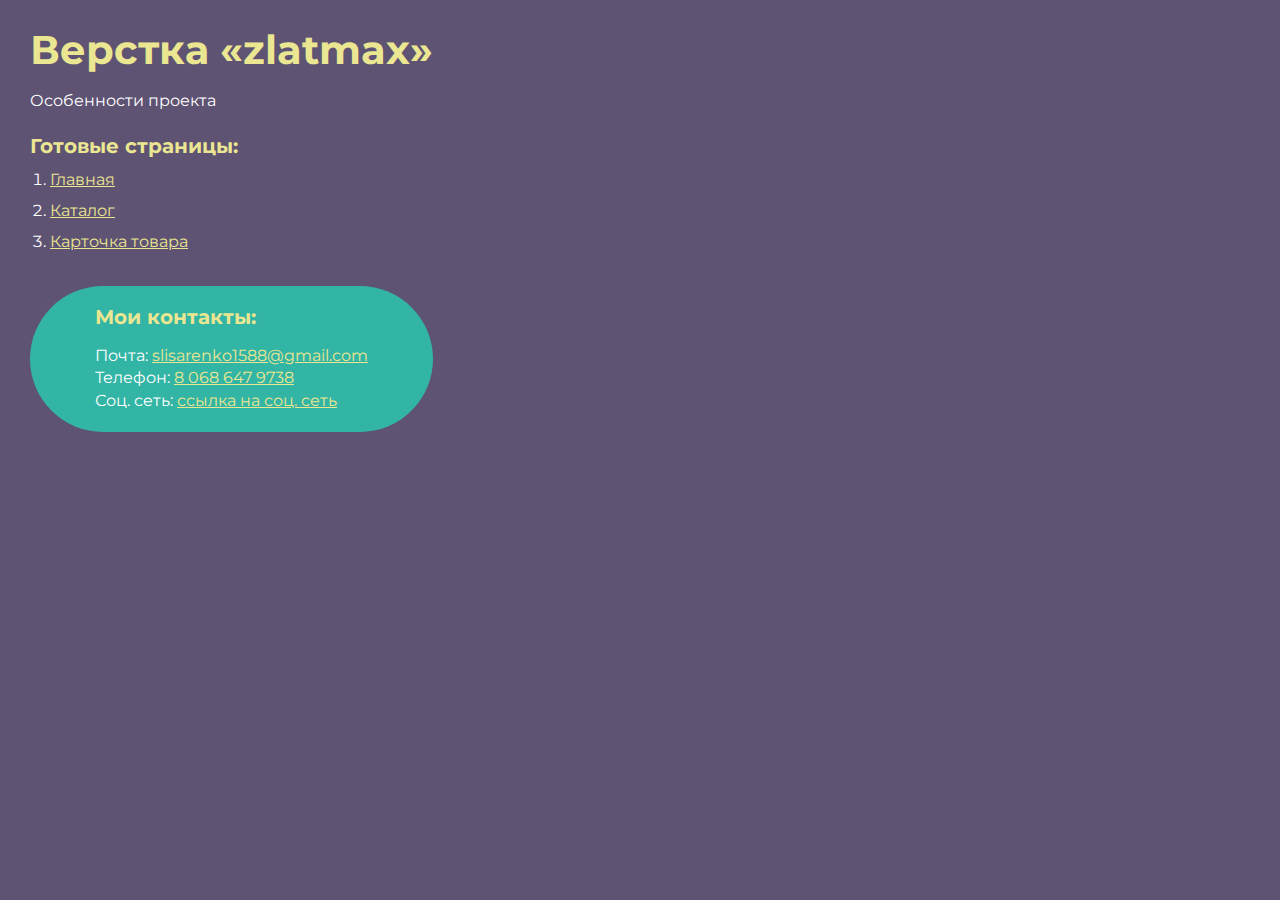
<file: index.html>
<!DOCTYPE html>
<html>

<head>
	<meta charset="UTF-8">
	<meta name="viewport" content="width=device-width, initial-scale=1.0">
	<title>Верстка «zlatmax»</title>
</head>

<body>
	<div class="rootpage">
		<h1>Верстка «zlatmax»</h1>
		<div class="rootpage__info">
			Особенности проекта
		</div>
		<h2>Готовые страницы:</h2>
		<ol class="rootpage__list">
			<li><a target="_blank" href="home.html">Главная</a></li>
			<li><a target="_blank" href="catalogs.html">Каталог</a></li>
			<li><a target="_blank" href="product.html">Карточка товара</a></li>
		</ol>
		<!-- <h2>Попапы:</h2> -->
		<!-- <ol class="rootpage__list">
			<li><a target="_blank" href="home.html#"></a></li>
		</ol> -->
		<!-- <div class="rootpage__tnx">
			<h2>Спасибо за заказ!</h2>
			<p>Буду рад хорошему отзыву.</p>
			<p>Обращайтесь еще!</p>
		</div> -->
		<div class="rootpage__contacts">
			<h2>Мои контакты:</h2>
			<p>Почта: <a href="mailto:slisarenko1588@gmail.com">slisarenko1588@gmail.com</a></p>
			<p>Телефон: <a href="tel:80686479738">8 068 647 9738</a></p>
			<p>Соц. сеть: <a href="">ссылка на соц. сеть</a></p>
		</div>
	</div>
</body>
<style>
	@charset "UTF-8";
	@import url("https://fonts.googleapis.com/css?family=Montserrat:regular,700&display=swap");

	*,
	*::before,
	*::after {
		padding: 0px;
		margin: 0px;
		border: 0px;
		box-sizing: border-box;
	}

	html,
	body {
		height: 100%;
		margin: 0;
		padding: 0;
		min-width: 320px;
		width: 100%;
		color: #fff;
		background-color: #5e5373;
	}

	body {
		font-family: Montserrat;
		font-size: 100%;
		line-height: 1;
		font-size: 1rem;
	}

	a {
		text-decoration: underline;
		color: #ebe691
	}

	a:visited {
		text-decoration: underline;
		color: #aaa768;
	}

	a:hover {
		text-decoration: none;
	}

	ul li {
		list-style: none;
	}

	img {
		vertical-align: top;
	}

	.wrapper {
		width: 100%;
		min-height: 100%;
		overflow: hidden;
	}

	.rootpage {
		padding: 30px;
		display: flex;
		flex-direction: column;
		align-items: flex-start;
	}

	@media (max-width: 767px) {
		.rootpage {
			padding: 30px 15px;
		}
	}

	h1 {
		color: #ebe691;
		font-size: 2.5rem;
		margin: 0px 0px 1.25rem 0px;
	}

	@media (max-width: 767px) {
		h1 {
			font-size: 1.85rem;
			margin: 0px 0px 1.25rem 0px;
		}
	}

	h2 {
		color: #ebe691;
		font-size: 1.25rem;
		margin: 0px 0px 1rem 0px;
	}

	@media (max-width: 767px) {
		h2 {
			font-size: 1.125rem;
			margin: 0px 0px 1rem 0px;
		}
	}

	.rootpage__info {
		line-height: 140%;
		margin: 0px 0px 1.5rem 0px;
	}

	.rootpage__list {
		margin: 0px 0px 2.25rem 1.25rem;
	}

	.rootpage__list li:not(:last-child) {
		margin: 0px 0px 15px 0px;
	}

	.rootpage__contacts,
	.rootpage__tnx {
		border-radius: 200px;
		padding: 20px 65px;
		line-height: 140%;
	}

	@media (max-width: 767px) {

		.rootpage__contacts,
		.rootpage__tnx {
			border-radius: 40px;
			padding: 20px;
		}
	}

	.rootpage__contacts {
		background: #32b5a4;

	}

	.rootpage__contacts a {
		color: #ebe691;
	}

	.rootpage__tnx {
		background: #c22d63;
		margin: 0px 0px 1rem 0px;
	}
</style>

</html>
</file>
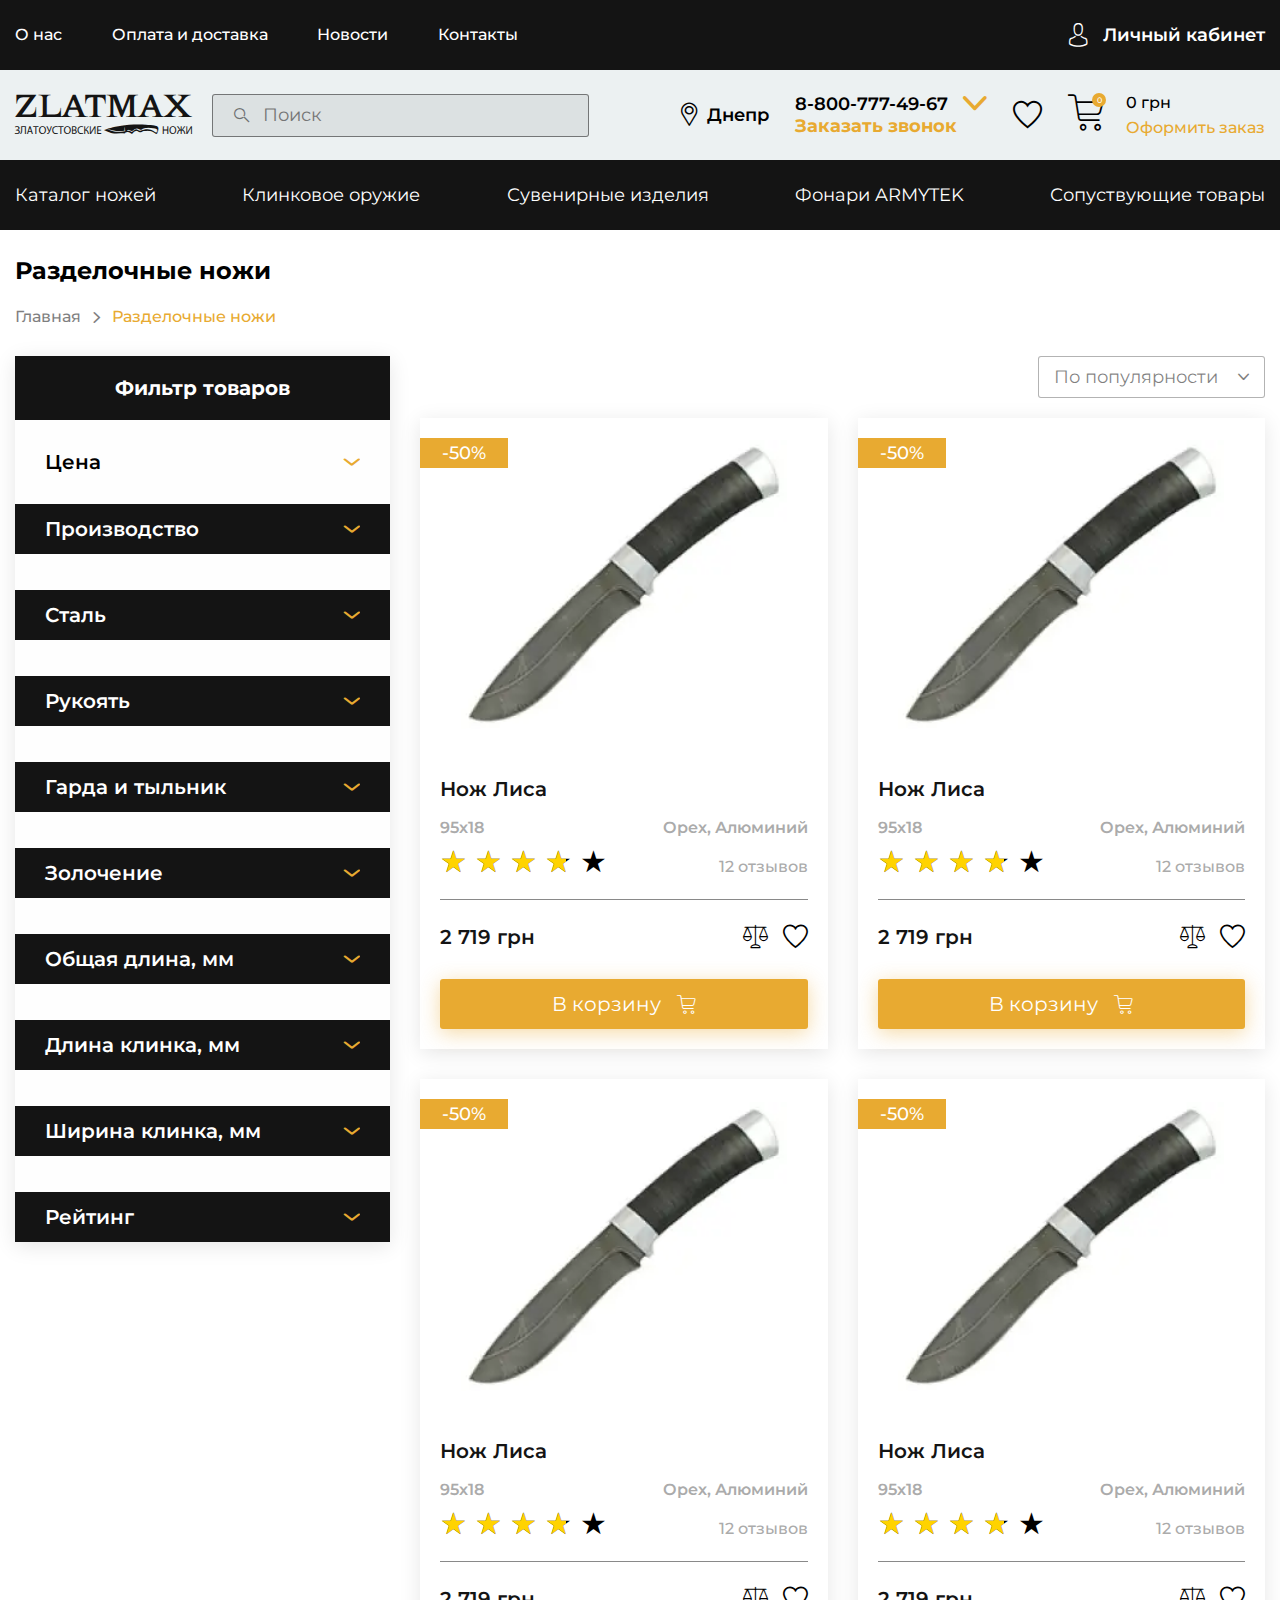
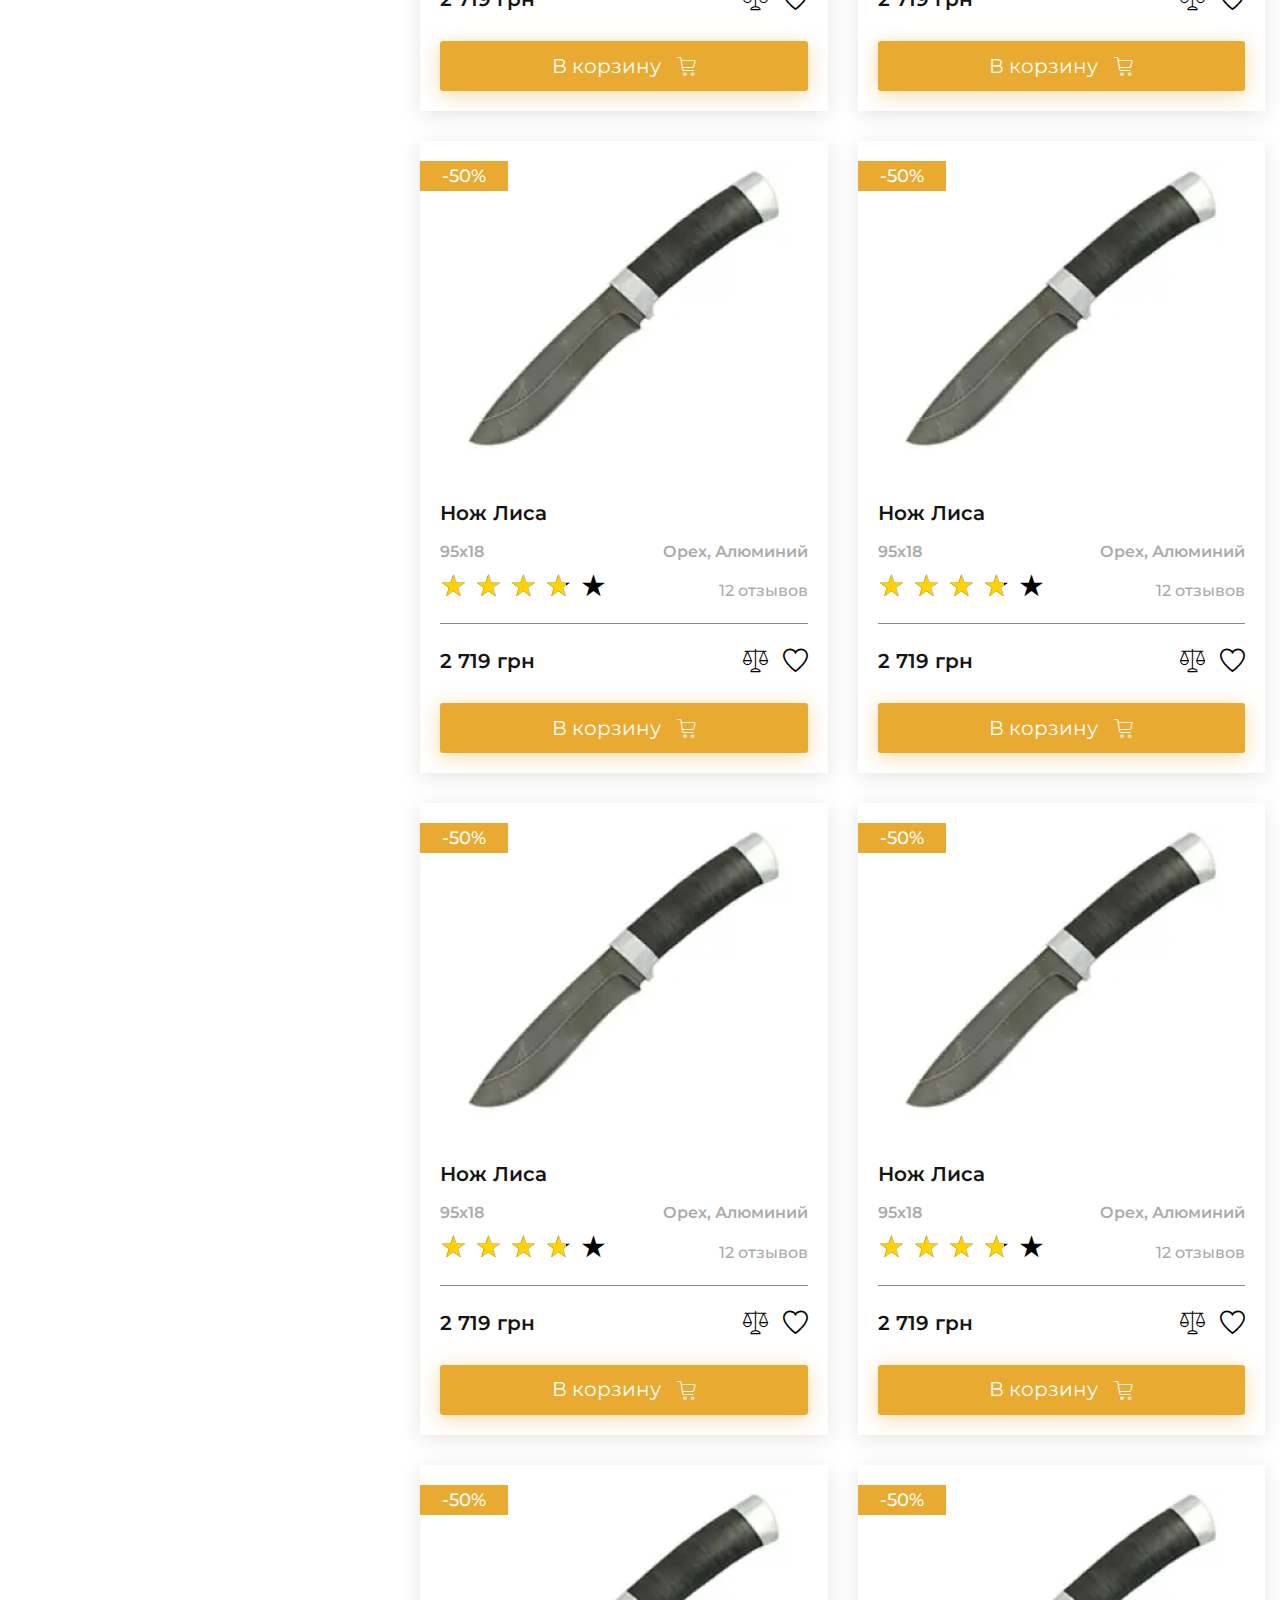
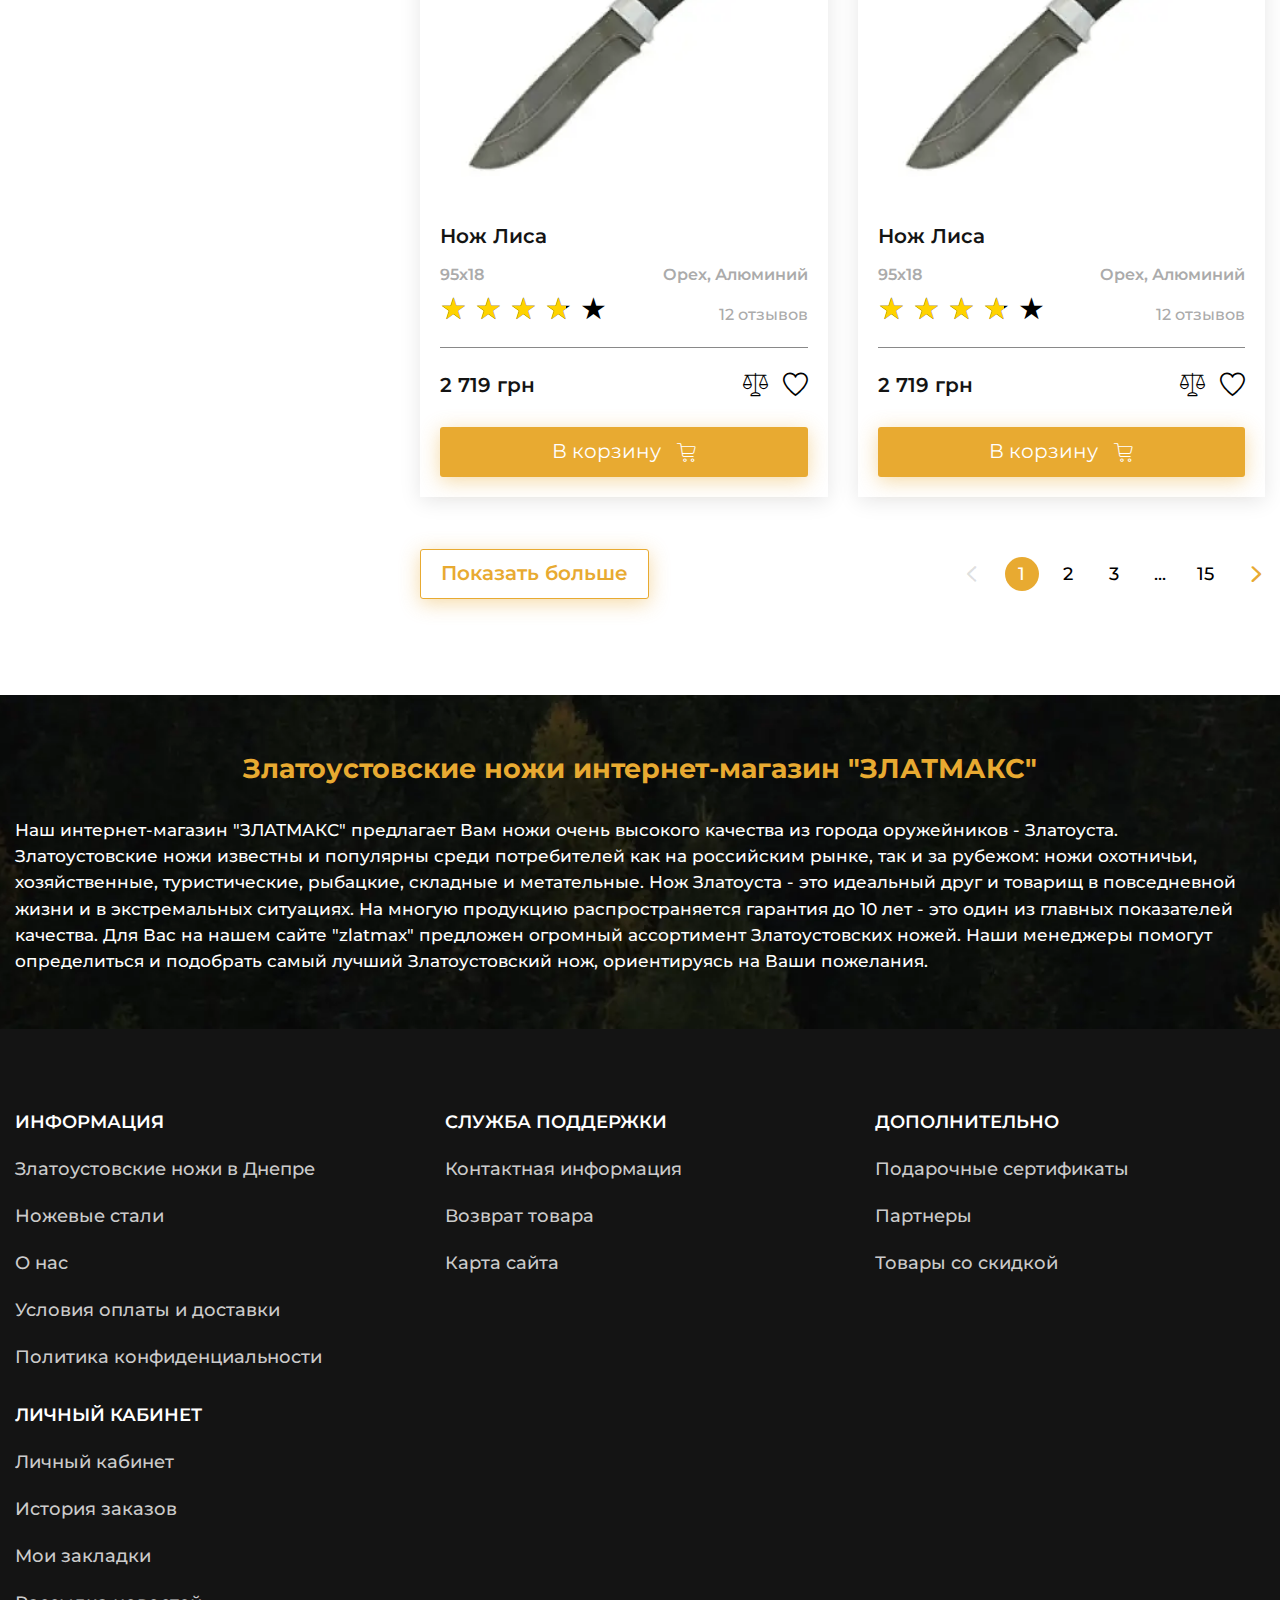
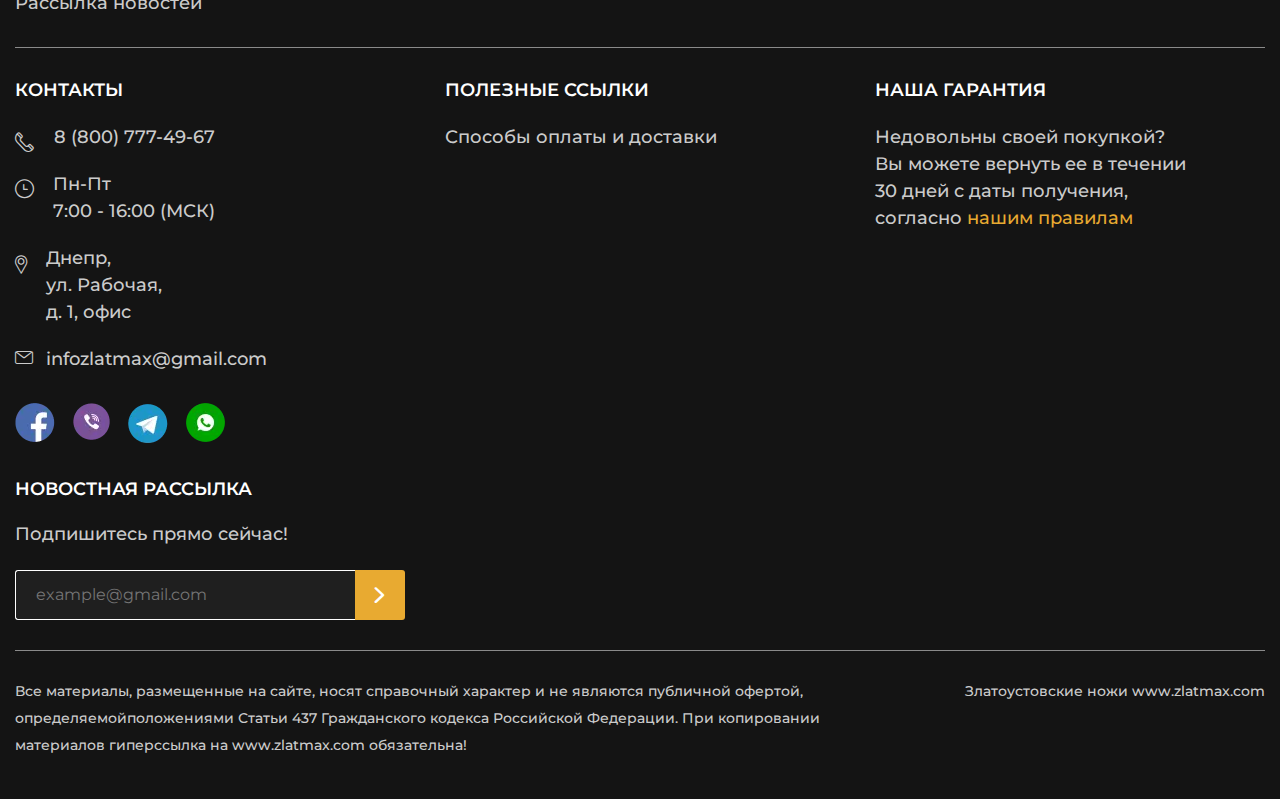
<file: catalogs.html>
<!DOCTYPE html>
<html lang="ru">

<head>
	<title>Каталог</title>
	<meta charset="UTF-8">
	<meta name="format-detection" content="telephone=no">
	<!-- <style>body{opacity: 0;}</style> -->
	<link rel="stylesheet" href="css/style.min.css?_v=20220311125645">
	<!-- <link rel="shortcut icon" href="favicon.ico"> -->
	<!-- <meta name="robots" content="noindex, nofollow"> -->
	<meta name="viewport" content="width=device-width, initial-scale=1.0">
</head>

<body>
	<div class="wrapper">
		<header class="header">
			<div class="header__top top-header">
				<div class="top-header__container">
					<nav class="top-header__menu menu-top-header">
						<ul data-da=".menu__body, 991.98" class="menu-top-header__list">
							<li class="menu-top-header__item menu-top-header__item_categories"><a href="" class="menu-top-header__link menu-top-header__link_categories _icon-arrow-bottom">Каталог
									товаров</a></li>
							<li class="menu-top-header__item"><a href="" class="menu-top-header__link">О нас</a></li>
							<li class="menu-top-header__item"><a href="" class="menu-top-header__link">Оплата и доставка</a></li>
							<li class="menu-top-header__item"><a href="" class="menu-top-header__link">Новости</a></li>
							<li class="menu-top-header__item"><a href="" class="menu-top-header__link">Контакты</a></li>
						</ul>
					</nav>
					<a href="" class="top-header__user _icon-user"><span>Личный кабинет</span></a>
					<nav hidden class="menu">
						<button type="button" class="menu__icon icon-menu"><span></span></button>
						<div class="menu__body">
						</div>
					</nav>
				</div>
			</div>
			<div class="header__content content-header">
				<div class="content-header__container">
					<a href="" class="content-header__logo"></a>
					<div data-da=".categories-header__container, 479.98" class="content-header__search">
						<form action="#" class="search-header">
							<button type="submit" class="search-header__button _icon-search"></button>
							<input autocomplete="off" type="text" name="form[]" data-error="Ошибка" placeholder="Поиск" class="search-header__input">
						</form>
					</div>
					<div class="content-header__item item-header">
						<a href="" class="item-header__location _icon-location"><span>Днепр</span></a>
						<div data-da=".top-header__container, 991.99,first" class="item-header__phone phone-header">
							<div data-spollers class="phone-header__items">
								<div class="phone-header__item">
									<a href="tel:88007774967" class="phone-header__tell _icon-footer-phone"><span>8-800-777-49-67</span></a>
									<button type="button" data-spoller class="phone-header__icons _icon-arrow-bottom"></button>
									<ul class="phone-header__list">
										<li>
											<a href="tel:88007774969" class="phone-header__tell">8-800-777-49-69</a>
										</li>
										<li>
											<a href="tel:88007774970" class="phone-header__tell">8-800-777-49-70</a>
										</li>
										<li>
											<a href="tel:88007774950" class="phone-header__tell">8-800-777-49-50</a>
										</li>
									</ul>
								</div>
							</div>
							<button type="submit" data-popup="#button" class="phone-header__button">Заказать звонок</button>
						</div>
						<a href="" data-da=".top-header__container, 991.99,2" class="item-header__wish _icon-favorite"></a>
						<a href="" data-da=".top-header__container, 991.99,2" class="item-header__basket basket-header">
							<div class="basket-header__icons _icon-cart"><span>0</span></div>
							<div class="basket-header__body">
								<div class="basket-header__summ">0 грн</div>
								<div class="basket-header__order">Оформить заказ</div>
							</div>
						</a>
					</div>
				</div>
			</div>
			<div class="header__categories categories-header">
				<div class="categories-header__container">
					<nav class="categories-header__menu menu-categories">
						<button type="submit" class="menu-categories__back _icon-back">Назад</button>
						<ul class="menu-categories__list">
							<li class="menu-categories__item">
								<button data-parent="1" class="menu-categories__link">Каталог ножей</button>
							</li>
							<li class="menu-categories__item">
								<button data-parent="2" class="menu-categories__link">Клинковое оружие</button>
							</li>
							<li class="menu-categories__item">
								<button data-parent="3" class="menu-categories__link">Сувенирные изделия</button>
							</li>
							<li class="menu-categories__item">
								<button data-parent="4" class="menu-categories__link">Фонари ARMYTEK</button>
							</li>
							<li class="menu-categories__item">
								<button data-parent="5" class="menu-categories__link">Сопуствующие товары</button>
							</li>
						</ul>
						<div class="menu-categories__submenu submenu-categories">
							<button type="submit" class="submenu-categories__back _icon-back">Назад</button>
							<div class="submenu-categories__container">
								<div hidden data-submenu="1" class="submenu-categories__block">
									<div class="submenu-categories__items">
										<a href="" class="submenu-categories__link-items">Категория ножей</a>
									</div>
									<div class="submenu-categories__items">
										<a href="" class="submenu-categories__link-items">Производство ножей</a>
									</div>
									<div class="submenu-categories__items">
										<a href="" class="submenu-categories__link-items">Ножи по маркам стали</a>
									</div>
									<div class="submenu-categories__items">
										<a href="" class="submenu-categories__link-items">Заточка и полировка ножей</a>
									</div>
									<div class="submenu-categories__items">
										<a href="" class="submenu-categories__link-items">Ножевая мастерская</a>
									</div>
									<ul class="submenu-categories__list">
										<li class="submenu-categories__item"><a href="" class="submenu-categories__link">Разделочные
												ножи</a></li>
										<li class="submenu-categories__item"><a href="" class="submenu-categories__link">Туристические
												ножи</a></li>
										<li class="submenu-categories__item"><a href="" class="submenu-categories__link">Ножи
												охотничьи</a></li>
										<li class="submenu-categories__item"><a href="" class="submenu-categories__link">Булатные
												ножи</a></li>
										<li class="submenu-categories__item"><a href="" class="submenu-categories__link">Ножи из
												дамаска</a></li>
										<li class="submenu-categories__item"><a href="" class="submenu-categories__link">Тактического
												назначения</a></li>
										<li class="submenu-categories__item"><a href="" class="submenu-categories__link">Метательные
												ножи</a></li>
										<li class="submenu-categories__item"><a href="" class="submenu-categories__link">Мачете и
												кукри</a></li>
										<li class="submenu-categories__item"><a href="" class="submenu-categories__link">Ножи
												кухонные</a></li>
									</ul>
									<ul class="submenu-categories__list">
										<li class="submenu-categories__item"><a href="" class="submenu-categories__link">Ножи АИР</a>
										</li>
										<li class="submenu-categories__item"><a href="" class="submenu-categories__link">Ножи ЗИК</a>
										</li>
										<li class="submenu-categories__item"><a href="" class="submenu-categories__link">Ножи
												ЗЗОСС</a></li>
										<li class="submenu-categories__item"><a href="" class="submenu-categories__link">Ножи
												РОСоружие</a></li>
										<li class="submenu-categories__item"><a href="" class="submenu-categories__link">Ножи
												Оружейник</a></li>
										<li class="submenu-categories__item"><a href="" class="submenu-categories__link">Булат Сергея
												Баранова</a></li>
										<li class="submenu-categories__item"><a href="" class="submenu-categories__link">Булат Андрея
												Умерова</a></li>
										<li class="submenu-categories__item"><a href="" class="submenu-categories__link">Ножи
												Златкои</a></li>
										<li class="submenu-categories__item"><a href="" class="submenu-categories__link">Ножи
												Стиль-М</a></li>
										<li class="submenu-categories__item"><a href="" class="submenu-categories__link">Оружейная
												компания</a></li>
									</ul>
									<ul class="submenu-categories__list">
										<li class="submenu-categories__item"><a href="" class="submenu-categories__link">Ножи из
												стали 40х102С2М</a></li>
										<li class="submenu-categories__item"><a href="" class="submenu-categories__link">Ножи из
												стали 95х18</a></li>
										<li class="submenu-categories__item"><a href="" class="submenu-categories__link">Ножи из
												стали 100х13м</a></li>
										<li class="submenu-categories__item"><a href="" class="submenu-categories__link">Ножи из
												стали 110х18м-ШД</a></li>
										<li class="submenu-categories__item"><a href="" class="submenu-categories__link">Ножи из
												стали ЭИ-107 ТЦ</a></li>
										<li class="submenu-categories__item"><a href="" class="submenu-categories__link">Ножи из
												стали 50х14МФ</a></li>
										<li class="submenu-categories__item"><a href="" class="submenu-categories__link">Ножи из
												стали AUS-8</a></li>
										<li class="submenu-categories__item"><a href="" class="submenu-categories__link">Ножи из
												стали К340</a></li>
										<li class="submenu-categories__item"><a href="" class="submenu-categories__link">Ножи из
												стали M390</a></li>
										<li class="submenu-categories__item"><a href="" class="submenu-categories__link">Ножи из
												стали ЭП-766</a></li>
									</ul>
									<ul class="submenu-categories__list">
										<li class="submenu-categories__item"><a href="" class="submenu-categories__link">Паста
												ГОИ</a></li>
										<li class="submenu-categories__item"><a href="" class="submenu-categories__link">Алмазная
												паста</a></li>
										<li class="submenu-categories__item"><a href="" class="submenu-categories__link">Бруски и
												камни для заточки</a></li>
										<li class="submenu-categories__item"><a href="" class="submenu-categories__link">Заточные
												системы</a></li>
									</ul>
									<ul class="submenu-categories__list">
										<li class="submenu-categories__item"><a href="" class="submenu-categories__link">Ножевые
												клинки</a></li>
										<li class="submenu-categories__item"><a href="" class="submenu-categories__link">Заготовки
												для ножей</a></li>
										<li class="submenu-categories__item"><a href="" class="submenu-categories__link">Литье для
												ножей</a></li>
										<li class="submenu-categories__item"><a href="" class="submenu-categories__link">Материалы
												для рукоятей</a></li>
										<li class="submenu-categories__item"><a href="" class="submenu-categories__link">Уход за
												рукоятиями ножей</a></li>
									</ul>
									<div class="submenu-categories__footer">
										<a href="" class="submenu-categories__all">Смотреть все</a>
									</div>
									<div class="submenu-categories__footer">
										<a href="" class="submenu-categories__all">Смотреть все</a>
									</div>
									<div class="submenu-categories__footer">
										<a href="" class="submenu-categories__all">Смотреть все</a>
									</div>
									<div class="submenu-categories__footer">
										<a href="" class="submenu-categories__all">Смотреть все</a>
									</div>
									<div class="submenu-categories__footer">
										<a href="" class="submenu-categories__all">Смотреть все</a>
									</div>
								</div>
								<div hidden data-submenu="2" class="submenu-categories__block ">
									<div class="submenu-categories__items">
										<a href="" class="submenu-categories__link-items">Категория ножей</a>
									</div>
									<div class="submenu-categories__items">
										<a href="" class="submenu-categories__link-items">Производство ножей</a>
									</div>
									<div class="submenu-categories__items">
										<a href="" class="submenu-categories__link-items">Ножи по маркам стали</a>
									</div>
									<ul class="submenu-categories__list">
										<li class="submenu-categories__item"><a href="" class="submenu-categories__link">Разделочные
												ножи</a></li>
										<li class="submenu-categories__item"><a href="" class="submenu-categories__link">Туристические
												ножи</a></li>
										<li class="submenu-categories__item"><a href="" class="submenu-categories__link">Ножи
												охотничьи</a></li>
										<li class="submenu-categories__item"><a href="" class="submenu-categories__link">Булатные
												ножи</a></li>
										<li class="submenu-categories__item"><a href="" class="submenu-categories__link">Ножи из
												дамаска</a></li>
										<li class="submenu-categories__item"><a href="" class="submenu-categories__link">Тактического
												назначения</a></li>
										<li class="submenu-categories__item"><a href="" class="submenu-categories__link">Метательные
												ножи</a></li>
										<li class="submenu-categories__item"><a href="" class="submenu-categories__link">Мачете и
												кукри</a></li>
										<li class="submenu-categories__item"><a href="" class="submenu-categories__link">Ножи
												кухонные</a></li>
									</ul>
									<ul class="submenu-categories__list">
										<li class="submenu-categories__item"><a href="" class="submenu-categories__link">Ножи АИР</a>
										</li>
										<li class="submenu-categories__item"><a href="" class="submenu-categories__link">Ножи ЗИК</a>
										</li>
										<li class="submenu-categories__item"><a href="" class="submenu-categories__link">Ножи
												ЗЗОСС</a></li>
										<li class="submenu-categories__item"><a href="" class="submenu-categories__link">Ножи
												РОСоружие</a></li>
										<li class="submenu-categories__item"><a href="" class="submenu-categories__link">Ножи
												Оружейник</a></li>
										<li class="submenu-categories__item"><a href="" class="submenu-categories__link">Булат Сергея
												Баранова</a></li>
										<li class="submenu-categories__item"><a href="" class="submenu-categories__link">Булат Андрея
												Умерова</a></li>
										<li class="submenu-categories__item"><a href="" class="submenu-categories__link">Ножи
												Златкои</a></li>
										<li class="submenu-categories__item"><a href="" class="submenu-categories__link">Ножи
												Стиль-М</a></li>
										<li class="submenu-categories__item"><a href="" class="submenu-categories__link">Оружейная
												компания</a></li>
									</ul>
									<ul class="submenu-categories__list">
										<li class="submenu-categories__item"><a href="" class="submenu-categories__link">Ножи из
												стали 40х102С2М</a></li>
										<li class="submenu-categories__item"><a href="" class="submenu-categories__link">Ножи из
												стали 95х18</a></li>
										<li class="submenu-categories__item"><a href="" class="submenu-categories__link">Ножи из
												стали 100х13м</a></li>
										<li class="submenu-categories__item"><a href="" class="submenu-categories__link">Ножи из
												стали 110х18м-ШД</a></li>
										<li class="submenu-categories__item"><a href="" class="submenu-categories__link">Ножи из
												стали ЭИ-107 ТЦ</a></li>
										<li class="submenu-categories__item"><a href="" class="submenu-categories__link">Ножи из
												стали 50х14МФ</a></li>
										<li class="submenu-categories__item"><a href="" class="submenu-categories__link">Ножи из
												стали AUS-8</a></li>
										<li class="submenu-categories__item"><a href="" class="submenu-categories__link">Ножи из
												стали К340</a></li>
										<li class="submenu-categories__item"><a href="" class="submenu-categories__link">Ножи из
												стали M390</a></li>
										<li class="submenu-categories__item"><a href="" class="submenu-categories__link">Ножи из
												стали ЭП-766</a></li>
									</ul>
									<div class="submenu-categories__footer">
										<a href="" class="submenu-categories__all">Смотреть все</a>
									</div>
									<div class="submenu-categories__footer">
										<a href="" class="submenu-categories__all">Смотреть все</a>
									</div>
									<div class="submenu-categories__footer">
										<a href="" class="submenu-categories__all">Смотреть все</a>
									</div>
								</div>
								<div hidden data-submenu="3" class="submenu-categories__block">
									<div class="submenu-categories__items">
										<a href="" class="submenu-categories__link-items">Категория ножей</a>
									</div>
									<div class="submenu-categories__items">
										<a href="" class="submenu-categories__link-items">Производство ножей</a>
									</div>
									<ul class="submenu-categories__list">
										<li class="submenu-categories__item"><a href="" class="submenu-categories__link">Разделочные
												ножи</a></li>
										<li class="submenu-categories__item"><a href="" class="submenu-categories__link">Туристические
												ножи</a></li>
										<li class="submenu-categories__item"><a href="" class="submenu-categories__link">Ножи
												охотничьи</a></li>
										<li class="submenu-categories__item"><a href="" class="submenu-categories__link">Булатные
												ножи</a></li>
										<li class="submenu-categories__item"><a href="" class="submenu-categories__link">Ножи из
												дамаска</a></li>
										<li class="submenu-categories__item"><a href="" class="submenu-categories__link">Тактического
												назначения</a></li>
										<li class="submenu-categories__item"><a href="" class="submenu-categories__link">Метательные
												ножи</a></li>
										<li class="submenu-categories__item"><a href="" class="submenu-categories__link">Мачете и
												кукри</a></li>
										<li class="submenu-categories__item"><a href="" class="submenu-categories__link">Ножи
												кухонные</a></li>
									</ul>
									<ul class="submenu-categories__list">
										<li class="submenu-categories__item"><a href="" class="submenu-categories__link">Ножи АИР</a>
										</li>
										<li class="submenu-categories__item"><a href="" class="submenu-categories__link">Ножи ЗИК</a>
										</li>
										<li class="submenu-categories__item"><a href="" class="submenu-categories__link">Ножи
												ЗЗОСС</a></li>
										<li class="submenu-categories__item"><a href="" class="submenu-categories__link">Ножи
												РОСоружие</a></li>
										<li class="submenu-categories__item"><a href="" class="submenu-categories__link">Ножи
												Оружейник</a></li>
										<li class="submenu-categories__item"><a href="" class="submenu-categories__link">Булат Сергея
												Баранова</a></li>
										<li class="submenu-categories__item"><a href="" class="submenu-categories__link">Булат Андрея
												Умерова</a></li>
										<li class="submenu-categories__item"><a href="" class="submenu-categories__link">Ножи
												Златкои</a></li>
										<li class="submenu-categories__item"><a href="" class="submenu-categories__link">Ножи
												Стиль-М</a></li>
										<li class="submenu-categories__item"><a href="" class="submenu-categories__link">Оружейная
												компания</a></li>
									</ul>
									<div class="submenu-categories__footer">
										<a href="" class="submenu-categories__all">Смотреть все</a>
									</div>
									<div class="submenu-categories__footer">
										<a href="" class="submenu-categories__all">Смотреть все</a>
									</div>
								</div>
								<div hidden data-submenu="4" class="submenu-categories__block ">
									<div class="submenu-categories__items">
										<a href="" class="submenu-categories__link-items">Категория ножей</a>
									</div>
									<div class="submenu-categories__items">
										<a href="" class="submenu-categories__link-items">Производство ножей</a>
									</div>
									<div class="submenu-categories__items">
										<a href="" class="submenu-categories__link-items">Ножи по маркам стали</a>
									</div>
									<ul class="submenu-categories__list">
										<li class="submenu-categories__item"><a href="" class="submenu-categories__link">Разделочные
												ножи</a></li>
										<li class="submenu-categories__item"><a href="" class="submenu-categories__link">Туристические
												ножи</a></li>
										<li class="submenu-categories__item"><a href="" class="submenu-categories__link">Ножи
												охотничьи</a></li>
										<li class="submenu-categories__item"><a href="" class="submenu-categories__link">Булатные
												ножи</a></li>
										<li class="submenu-categories__item"><a href="" class="submenu-categories__link">Ножи из
												дамаска</a></li>
										<li class="submenu-categories__item"><a href="" class="submenu-categories__link">Тактического
												назначения</a></li>
										<li class="submenu-categories__item"><a href="" class="submenu-categories__link">Метательные
												ножи</a></li>
										<li class="submenu-categories__item"><a href="" class="submenu-categories__link">Мачете и
												кукри</a></li>
										<li class="submenu-categories__item"><a href="" class="submenu-categories__link">Ножи
												кухонные</a></li>
									</ul>
									<ul class="submenu-categories__list">
										<li class="submenu-categories__item"><a href="" class="submenu-categories__link">Ножи АИР</a>
										</li>
										<li class="submenu-categories__item"><a href="" class="submenu-categories__link">Ножи ЗИК</a>
										</li>
										<li class="submenu-categories__item"><a href="" class="submenu-categories__link">Ножи
												ЗЗОСС</a></li>
										<li class="submenu-categories__item"><a href="" class="submenu-categories__link">Ножи
												РОСоружие</a></li>
										<li class="submenu-categories__item"><a href="" class="submenu-categories__link">Ножи
												Оружейник</a></li>
										<li class="submenu-categories__item"><a href="" class="submenu-categories__link">Булат Сергея
												Баранова</a></li>
										<li class="submenu-categories__item"><a href="" class="submenu-categories__link">Булат Андрея
												Умерова</a></li>
										<li class="submenu-categories__item"><a href="" class="submenu-categories__link">Ножи
												Златкои</a></li>
										<li class="submenu-categories__item"><a href="" class="submenu-categories__link">Ножи
												Стиль-М</a></li>
										<li class="submenu-categories__item"><a href="" class="submenu-categories__link">Оружейная
												компания</a></li>
									</ul>
									<ul class="submenu-categories__list">
										<li class="submenu-categories__item"><a href="" class="submenu-categories__link">Ножи из
												стали 40х102С2М</a></li>
										<li class="submenu-categories__item"><a href="" class="submenu-categories__link">Ножи из
												стали 95х18</a></li>
										<li class="submenu-categories__item"><a href="" class="submenu-categories__link">Ножи из
												стали 100х13м</a></li>
										<li class="submenu-categories__item"><a href="" class="submenu-categories__link">Ножи из
												стали 110х18м-ШД</a></li>
										<li class="submenu-categories__item"><a href="" class="submenu-categories__link">Ножи из
												стали ЭИ-107 ТЦ</a></li>
										<li class="submenu-categories__item"><a href="" class="submenu-categories__link">Ножи из
												стали 50х14МФ</a></li>
										<li class="submenu-categories__item"><a href="" class="submenu-categories__link">Ножи из
												стали AUS-8</a></li>
										<li class="submenu-categories__item"><a href="" class="submenu-categories__link">Ножи из
												стали К340</a></li>
										<li class="submenu-categories__item"><a href="" class="submenu-categories__link">Ножи из
												стали M390</a></li>
										<li class="submenu-categories__item"><a href="" class="submenu-categories__link">Ножи из
												стали ЭП-766</a></li>
									</ul>
									<div class="submenu-categories__footer">
										<a href="" class="submenu-categories__all">Смотреть все</a>
									</div>
									<div class="submenu-categories__footer">
										<a href="" class="submenu-categories__all">Смотреть все</a>
									</div>
									<div class="submenu-categories__footer">
										<a href="" class="submenu-categories__all">Смотреть все</a>
									</div>
								</div>
								<div hidden data-submenu="5" class="submenu-categories__block">
									<div class="submenu-categories__items">
										<a href="" class="submenu-categories__link-items">Категория ножей</a>
									</div>
									<div class="submenu-categories__items">
										<a href="" class="submenu-categories__link-items">Производство ножей</a>
									</div>
									<div class="submenu-categories__items">
										<a href="" class="submenu-categories__link-items">Ножи по маркам стали</a>
									</div>
									<div class="submenu-categories__items">
										<a href="" class="submenu-categories__link-items">Заточка и полировка ножей</a>
									</div>
									<div class="submenu-categories__items">
										<a href="" class="submenu-categories__link-items">Ножевая мастерская</a>
									</div>
									<ul class="submenu-categories__list">
										<li class="submenu-categories__item"><a href="" class="submenu-categories__link">Разделочные
												ножи</a></li>
										<li class="submenu-categories__item"><a href="" class="submenu-categories__link">Туристические
												ножи</a></li>
										<li class="submenu-categories__item"><a href="" class="submenu-categories__link">Ножи
												охотничьи</a></li>
										<li class="submenu-categories__item"><a href="" class="submenu-categories__link">Булатные
												ножи</a></li>
										<li class="submenu-categories__item"><a href="" class="submenu-categories__link">Ножи из
												дамаска</a></li>
										<li class="submenu-categories__item"><a href="" class="submenu-categories__link">Тактического
												назначения</a></li>
										<li class="submenu-categories__item"><a href="" class="submenu-categories__link">Метательные
												ножи</a></li>
										<li class="submenu-categories__item"><a href="" class="submenu-categories__link">Мачете и
												кукри</a></li>
										<li class="submenu-categories__item"><a href="" class="submenu-categories__link">Ножи
												кухонные</a></li>
									</ul>
									<ul class="submenu-categories__list">
										<li class="submenu-categories__item"><a href="" class="submenu-categories__link">Ножи АИР</a>
										</li>
										<li class="submenu-categories__item"><a href="" class="submenu-categories__link">Ножи ЗИК</a>
										</li>
										<li class="submenu-categories__item"><a href="" class="submenu-categories__link">Ножи
												ЗЗОСС</a></li>
										<li class="submenu-categories__item"><a href="" class="submenu-categories__link">Ножи
												РОСоружие</a></li>
										<li class="submenu-categories__item"><a href="" class="submenu-categories__link">Ножи
												Оружейник</a></li>
										<li class="submenu-categories__item"><a href="" class="submenu-categories__link">Булат Сергея
												Баранова</a></li>
										<li class="submenu-categories__item"><a href="" class="submenu-categories__link">Булат Андрея
												Умерова</a></li>
										<li class="submenu-categories__item"><a href="" class="submenu-categories__link">Ножи
												Златкои</a></li>
										<li class="submenu-categories__item"><a href="" class="submenu-categories__link">Ножи
												Стиль-М</a></li>
										<li class="submenu-categories__item"><a href="" class="submenu-categories__link">Оружейная
												компания</a></li>
									</ul>
									<ul class="submenu-categories__list">
										<li class="submenu-categories__item"><a href="" class="submenu-categories__link">Ножи из
												стали 40х102С2М</a></li>
										<li class="submenu-categories__item"><a href="" class="submenu-categories__link">Ножи из
												стали 95х18</a></li>
										<li class="submenu-categories__item"><a href="" class="submenu-categories__link">Ножи из
												стали 100х13м</a></li>
										<li class="submenu-categories__item"><a href="" class="submenu-categories__link">Ножи из
												стали 110х18м-ШД</a></li>
										<li class="submenu-categories__item"><a href="" class="submenu-categories__link">Ножи из
												стали ЭИ-107 ТЦ</a></li>
										<li class="submenu-categories__item"><a href="" class="submenu-categories__link">Ножи из
												стали 50х14МФ</a></li>
										<li class="submenu-categories__item"><a href="" class="submenu-categories__link">Ножи из
												стали AUS-8</a></li>
										<li class="submenu-categories__item"><a href="" class="submenu-categories__link">Ножи из
												стали К340</a></li>
										<li class="submenu-categories__item"><a href="" class="submenu-categories__link">Ножи из
												стали M390</a></li>
										<li class="submenu-categories__item"><a href="" class="submenu-categories__link">Ножи из
												стали ЭП-766</a></li>
									</ul>
									<ul class="submenu-categories__list">
										<li class="submenu-categories__item"><a href="" class="submenu-categories__link">Паста
												ГОИ</a></li>
										<li class="submenu-categories__item"><a href="" class="submenu-categories__link">Алмазная
												паста</a></li>
										<li class="submenu-categories__item"><a href="" class="submenu-categories__link">Бруски и
												камни для заточки</a></li>
										<li class="submenu-categories__item"><a href="" class="submenu-categories__link">Заточные
												системы</a></li>
									</ul>
									<ul class="submenu-categories__list">
										<li class="submenu-categories__item"><a href="" class="submenu-categories__link">Ножевые
												клинки</a></li>
										<li class="submenu-categories__item"><a href="" class="submenu-categories__link">Заготовки
												для ножей</a></li>
										<li class="submenu-categories__item"><a href="" class="submenu-categories__link">Литье для
												ножей</a></li>
										<li class="submenu-categories__item"><a href="" class="submenu-categories__link">Материалы
												для рукоятей</a></li>
										<li class="submenu-categories__item"><a href="" class="submenu-categories__link">Уход за
												рукоятиями ножей</a></li>
									</ul>
									<div class="submenu-categories__footer">
										<a href="" class="submenu-categories__all">Смотреть все</a>
									</div>
									<div class="submenu-categories__footer">
										<a href="" class="submenu-categories__all">Смотреть все</a>
									</div>
									<div class="submenu-categories__footer">
										<a href="" class="submenu-categories__all">Смотреть все</a>
									</div>
									<div class="submenu-categories__footer">
										<a href="" class="submenu-categories__all">Смотреть все</a>
									</div>
									<div class="submenu-categories__footer">
										<a href="" class="submenu-categories__all">Смотреть все</a>
									</div>
								</div>
							</div>
						</div>
					</nav>
				</div>
			</div>
		</header>
		<main class="page page_inner">
			<div class="page__header">
				<div class="page__container">
					<h1 class="page__title title">Разделочные ножи</h1>
					<nav class="page__breadcrums breadcrums">
						<ul class="breadcrums__list">
							<li class="breadcrums__item">
								<a href="" class="breadcrums__link">Главная</a>
							</li>
							<li class="breadcrums__item">
								<span class="breadcrums__current">Разделочные ножи</span>
							</li>
						</ul>
					</nav>
				</div>
			</div>
			<section class="catalogs">
				<div class="catalogs__container">
					<div class="catalogs__body">
						<div data-spollers="992" class="catalogs__filter filter-catalogs">
							<button type="button" data-spoller class="filter-catalogs__title _icon-spoller-arrow">Фильтр
								товаров</button>
							<div data-spollers class="filter-catalogs__items">
								<div class="filter-catalogs__price price-filter">
									<button type="button" data-spoller class="price-filter__title _icon-spoller-arrow">Цена</button>
									<div data-range class="price-filter__body">
										<div class="price-filter__inputs">
											<input data-range-from="0" autocomplete="off" value="500" type="text" name="form[]" class="price-filter__input">
											<input data-range-to="5000" autocomplete="off" value="1000" type="text" name="form[]" class="price-filter__input">
										</div>
										<div data-range-item class="price-filter__range"></div>
									</div>
								</div>
								<div class="filter-catalogs__item item-filter-catalog">
									<button type="button" data-spoller class="item-filter-catalog__title _icon-spoller-arrow">Производство</button>
									<div class="item-filter-catalog__body">
										<div class="item-filter-catalog__checkbox checkbox">
											<input id="c_1" data-error="Ошибка" class="checkbox__input" type="checkbox" value="1" name="form[]">
											<label for="c_1" class="checkbox__label"><span class="checkbox__text">АиР
													<small>(250)</small> </span></label>
										</div>
										<div class="item-filter-catalog__checkbox checkbox">
											<input id="c_2" data-error="Ошибка" class="checkbox__input" type="checkbox" value="1" name="form[]">
											<label for="c_2" class="checkbox__label"><span class="checkbox__text">Булат Сергея
													Баранова
													<small>(25)</small> </span></label>
										</div>
										<div class="item-filter-catalog__checkbox checkbox">
											<input id="c_3" data-error="Ошибка" class="checkbox__input" type="checkbox" value="1" name="form[]">
											<label for="c_3" class="checkbox__label"><span class="checkbox__text">Булат Умерова
													<small>(265)</small> </span></label>
										</div>
										<div class="item-filter-catalog__checkbox checkbox">
											<input id="c_4" data-error="Ошибка" class="checkbox__input" type="checkbox" value="1" name="form[]">
											<label for="c_4" class="checkbox__label"><span class="checkbox__text">ЗЗОСС
													<small>(18)</small> </span></label>
										</div>
										<div class="item-filter-catalog__checkbox checkbox">
											<input id="c_5" data-error="Ошибка" class="checkbox__input" type="checkbox" value="1" name="form[]">
											<label for="c_5" class="checkbox__label"><span class="checkbox__text">ЗИК
													<small>(170)</small> </span></label>
										</div>
										<div class="item-filter-catalog__checkbox checkbox">
											<input id="c_6" data-error="Ошибка" class="checkbox__input" type="checkbox" value="1" name="form[]">
											<label for="c_6" class="checkbox__label"><span class="checkbox__text">ЗЛАТКО
													<small>(250)</small> </span></label>
										</div>
										<div class="item-filter-catalog__checkbox checkbox">
											<input id="c_7" data-error="Ошибка" class="checkbox__input" type="checkbox" value="1" name="form[]">
											<label for="c_7" class="checkbox__label"><span class="checkbox__text">ЗлатПрофит
													<small>(170)</small> </span></label>
										</div>
										<div class="item-filter-catalog__checkbox checkbox">
											<input id="c_8" data-error="Ошибка" class="checkbox__input" type="checkbox" value="1" name="form[]">
											<label for="c_8" class="checkbox__label"><span class="checkbox__text">ЗОК
													<small>(170)</small> </span></label>
										</div>
										<div class="item-filter-catalog__checkbox checkbox">
											<input id="c_9" data-error="Ошибка" class="checkbox__input" type="checkbox" value="1" name="form[]">
											<label for="c_9" class="checkbox__label"><span class="checkbox__text">НБК
													<small>(250)</small> </span></label>
										</div>
										<div class="item-filter-catalog__checkbox checkbox">
											<input id="c_10" data-error="Ошибка" class="checkbox__input" type="checkbox" value="1" name="form[]">
											<label for="c_10" class="checkbox__label"><span class="checkbox__text">НИКОН
													<small>(250)</small> </span></label>
										</div>
										<div class="item-filter-catalog__checkbox checkbox">
											<input id="c_11" data-error="Ошибка" class="checkbox__input" type="checkbox" value="1" name="form[]">
											<label for="c_11" class="checkbox__label"><span class="checkbox__text">Оружейник
													<small>(250)</small> </span></label>
										</div>
										<div class="item-filter-catalog__checkbox checkbox">
											<input id="c_12" data-error="Ошибка" class="checkbox__input" type="checkbox" value="1" name="form[]">
											<label for="c_12" class="checkbox__label"><span class="checkbox__text">РОСоружие
													<small>(250)</small> </span></label>
										</div>
										<div class="item-filter-catalog__checkbox checkbox">
											<input id="c_13" data-error="Ошибка" class="checkbox__input" type="checkbox" value="1" name="form[]">
											<label for="c_13" class="checkbox__label"><span class="checkbox__text">СТИЛЬ-М
													<small>(250)</small> </span></label>
										</div>
									</div>
								</div>
								<div class="filter-catalogs__item item-filter-catalog">
									<button type="button" data-spoller class="item-filter-catalog__title _icon-spoller-arrow">Сталь</button>
									<div class="item-filter-catalog__body">
										<div class="item-filter-catalog__checkbox checkbox">
											<input id="c_14" data-error="Ошибка" class="checkbox__input" type="checkbox" value="1" name="form[]">
											<label for="c_14" class="checkbox__label"><span class="checkbox__text">100Х13М
													<small>(250)</small> </span></label>
										</div>
										<div class="item-filter-catalog__checkbox checkbox">
											<input id="c_15" data-error="Ошибка" class="checkbox__input" type="checkbox" value="1" name="form[]">
											<label for="c_15" class="checkbox__label"><span class="checkbox__text">110Х18М-ШД
													<small>(25)</small> </span></label>
										</div>
										<div class="item-filter-catalog__checkbox checkbox">
											<input id="c_16" data-error="Ошибка" class="checkbox__input" type="checkbox" value="1" name="form[]">
											<label for="c_16" class="checkbox__label"><span class="checkbox__text">40Х10С2М
													(ЭИ-107)
													<small>(265)</small> </span></label>
										</div>
										<div class="item-filter-catalog__checkbox checkbox">
											<input id="c_17" data-error="Ошибка" class="checkbox__input" type="checkbox" value="1" name="form[]">
											<label for="c_17" class="checkbox__label"><span class="checkbox__text">50Х14МФ
													<small>(18)</small> </span></label>
										</div>
										<div class="item-filter-catalog__checkbox checkbox">
											<input id="c_18" data-error="Ошибка" class="checkbox__input" type="checkbox" value="1" name="form[]">
											<label for="c_18" class="checkbox__label"><span class="checkbox__text">95Х18
													<small>(170)</small> </span></label>
										</div>
										<div class="item-filter-catalog__checkbox checkbox">
											<input id="c_19" data-error="Ошибка" class="checkbox__input" type="checkbox" value="1" name="form[]">
											<label for="c_19" class="checkbox__label"><span class="checkbox__text">AUS-8
													<small>(250)</small> </span></label>
										</div>
										<div class="item-filter-catalog__checkbox checkbox">
											<input id="c_20" data-error="Ошибка" class="checkbox__input" type="checkbox" value="1" name="form[]">
											<label for="c_20" class="checkbox__label"><span class="checkbox__text">ELMAX
													<small>(170)</small> </span></label>
										</div>
										<div class="item-filter-catalog__checkbox checkbox">
											<input id="c_21" data-error="Ошибка" class="checkbox__input" type="checkbox" value="1" name="form[]">
											<label for="c_21" class="checkbox__label"><span class="checkbox__text">RWL-34
													<small>(170)</small> </span></label>
										</div>
										<div class="item-filter-catalog__checkbox checkbox">
											<input id="c_22" data-error="Ошибка" class="checkbox__input" type="checkbox" value="1" name="form[]">
											<label for="c_22" class="checkbox__label"><span class="checkbox__text">Дамаск
													<small>(250)</small> </span></label>
										</div>
										<div class="item-filter-catalog__checkbox checkbox">
											<input id="c_23" data-error="Ошибка" class="checkbox__input" type="checkbox" value="1" name="form[]">
											<label for="c_23" class="checkbox__label"><span class="checkbox__text">К340
													<small>(250)</small> </span></label>
										</div>
										<div class="item-filter-catalog__checkbox checkbox">
											<input id="c_24" data-error="Ошибка" class="checkbox__input" type="checkbox" value="1" name="form[]">
											<label for="c_24" class="checkbox__label"><span class="checkbox__text">Литой булат
													<small>(250)</small> </span></label>
										</div>
										<div class="item-filter-catalog__checkbox checkbox">
											<input id="c_25" data-error="Ошибка" class="checkbox__input" type="checkbox" value="1" name="form[]">
											<label for="c_25" class="checkbox__label"><span class="checkbox__text">Литой булат
													<small>(250)</small> </span></label>
										</div>
										<div class="item-filter-catalog__checkbox checkbox">
											<input id="c_26" data-error="Ошибка" class="checkbox__input" type="checkbox" value="1" name="form[]">
											<label for="c_26" class="checkbox__label"><span class="checkbox__text">Литой булат
													<small>(250)</small> </span></label>
										</div>
										<div class="item-filter-catalog__checkbox checkbox">
											<input id="c_27" data-error="Ошибка" class="checkbox__input" type="checkbox" value="1" name="form[]">
											<label for="c_27" class="checkbox__label"><span class="checkbox__text" М390 <small>(250)</small> </span></label>
										</div>
									</div>
								</div>
								<div class="filter-catalogs__item item-filter-catalog">
									<button type="button" data-spoller class="item-filter-catalog__title _icon-spoller-arrow">Рукоять</button>
									<div class="item-filter-catalog__body">
										<div class="item-filter-catalog__checkbox checkbox">
											<input id="c_28" data-error="Ошибка" class="checkbox__input" type="checkbox" value="1" name="form[]">
											<label for="c_28" class="checkbox__label"><span class="checkbox__text">Mercorne
													<small>(250)</small> </span></label>
										</div>
										<div class="item-filter-catalog__checkbox checkbox">
											<input id="c_29" data-error="Ошибка" class="checkbox__input" type="checkbox" value="1" name="form[]">
											<label for="c_29" class="checkbox__label"><span class="checkbox__text">Березовый кап
													<small>(25)</small> </span></label>
										</div>
										<div class="item-filter-catalog__checkbox checkbox">
											<input id="c_30" data-error="Ошибка" class="checkbox__input" type="checkbox" value="1" name="form[]">
											<label for="c_30" class="checkbox__label"><span class="checkbox__text">Бубинго
													<small>(265)</small> </span></label>
										</div>
										<div class="item-filter-catalog__checkbox checkbox">
											<input id="c_31" data-error="Ошибка" class="checkbox__input" type="checkbox" value="1" name="form[]">
											<label for="c_31" class="checkbox__label"><span class="checkbox__text">Граб
													<small>(18)</small> </span></label>
										</div>
										<div class="item-filter-catalog__checkbox checkbox">
											<input id="c_32" data-error="Ошибка" class="checkbox__input" type="checkbox" value="1" name="form[]">
											<label for="c_32" class="checkbox__label"><span class="checkbox__text">Дуб
													<small>(170)</small> </span></label>
										</div>
										<div class="item-filter-catalog__checkbox checkbox">
											<input id="c_33" data-error="Ошибка" class="checkbox__input" type="checkbox" value="1" name="form[]">
											<label for="c_33" class="checkbox__label"><span class="checkbox__text">Кап
													<small>(250)</small> </span></label>
										</div>
										<div class="item-filter-catalog__checkbox checkbox">
											<input id="c_34" data-error="Ошибка" class="checkbox__input" type="checkbox" value="1" name="form[]">
											<label for="c_34" class="checkbox__label"><span class="checkbox__text">Комбинированная
													<small>(170)</small> </span></label>
										</div>
										<div class="item-filter-catalog__checkbox checkbox">
											<input id="c_35" data-error="Ошибка" class="checkbox__input" type="checkbox" value="1" name="form[]">
											<label for="c_35" class="checkbox__label"><span class="checkbox__text">Каштан
													<small>(170)</small> </span></label>
										</div>
										<div class="item-filter-catalog__checkbox checkbox">
											<input id="c_36" data-error="Ошибка" class="checkbox__input" type="checkbox" value="1" name="form[]">
											<label for="c_36" class="checkbox__label"><span class="checkbox__text">Квартопрен
													<small>(250)</small> </span></label>
										</div>
										<div class="item-filter-catalog__checkbox checkbox">
											<input id="c_37" data-error="Ошибка" class="checkbox__input" type="checkbox" value="1" name="form[]">
											<label for="c_37" class="checkbox__label"><span class="checkbox__text">Кожа-Металл
													<small>(250)</small> </span></label>
										</div>
										<div class="item-filter-catalog__checkbox checkbox">
											<input id="c_38" data-error="Ошибка" class="checkbox__input" type="checkbox" value="1" name="form[]">
											<label for="c_38" class="checkbox__label"><span class="checkbox__text">Комбинированная
													<small>(250)</small> </span></label>
										</div>
									</div>
								</div>
								<div class="filter-catalogs__item item-filter-catalog">
									<button type="button" data-spoller class="item-filter-catalog__title _icon-spoller-arrow">Гарда и тыльник</button>
									<div class="item-filter-catalog__body">
										<div class="item-filter-catalog__checkbox checkbox">
											<input id="c_39" data-error="Ошибка" class="checkbox__input" type="checkbox" value="1" name="form[]">
											<label for="c_39" class="checkbox__label"><span class="checkbox__text">Алюминий
													<small>(250)</small> </span></label>
										</div>
										<div class="item-filter-catalog__checkbox checkbox">
											<input id="c_40" data-error="Ошибка" class="checkbox__input" type="checkbox" value="1" name="form[]">
											<label for="c_40" class="checkbox__label"><span class="checkbox__text">Латунь
													<small>(25)</small> </span></label>
										</div>
										<div class="item-filter-catalog__checkbox checkbox">
											<input id="c_41" data-error="Ошибка" class="checkbox__input" type="checkbox" value="1" name="form[]">
											<label for="c_41" class="checkbox__label"><span class="checkbox__text">Литой Барс
													<small>(265)</small> </span></label>
										</div>
										<div class="item-filter-catalog__checkbox checkbox">
											<input id="c_42" data-error="Ошибка" class="checkbox__input" type="checkbox" value="1" name="form[]">
											<label for="c_42" class="checkbox__label"><span class="checkbox__text">Литой Барс
													<small>(18)</small> </span></label>
										</div>
										<div class="item-filter-catalog__checkbox checkbox">
											<input id="c_43" data-error="Ошибка" class="checkbox__input" type="checkbox" value="1" name="form[]">
											<label for="c_43" class="checkbox__label"><span class="checkbox__text">Литой Пума
													<small>(170)</small> </span></label>
										</div>
										<div class="item-filter-catalog__checkbox checkbox">
											<input id="c_44" data-error="Ошибка" class="checkbox__input" type="checkbox" value="1" name="form[]">
											<label for="c_44" class="checkbox__label"><span class="checkbox__text">Литой Пума
													<small>(250)</small> </span></label>
										</div>
										<div class="item-filter-catalog__checkbox checkbox">
											<input id="c_45" data-error="Ошибка" class="checkbox__input" type="checkbox" value="1" name="form[]">
											<label for="c_45" class="checkbox__label"><span class="checkbox__text">Литье
													<small>(170)</small> </span></label>
										</div>
										<div class="item-filter-catalog__checkbox checkbox">
											<input id="c_46" data-error="Ошибка" class="checkbox__input" type="checkbox" value="1" name="form[]">
											<label for="c_46" class="checkbox__label"><span class="checkbox__text">Металлический
													<small>(170)</small> </span></label>
										</div>
										<div class="item-filter-catalog__checkbox checkbox">
											<input id="c_47" data-error="Ошибка" class="checkbox__input" type="checkbox" value="1" name="form[]">
											<label for="c_47" class="checkbox__label"><span class="checkbox__text">Нержавеющая
													сталь
													<small>(250)</small> </span></label>
										</div>
										<div class="item-filter-catalog__checkbox checkbox">
											<input id="c_48" data-error="Ошибка" class="checkbox__input" type="checkbox" value="1" name="form[]">
											<label for="c_48" class="checkbox__label"><span class="checkbox__text">Текстолит
													<small>(250)</small> </span></label>
										</div>
										<div class="item-filter-catalog__checkbox checkbox">
											<input id="c_49" data-error="Ошибка" class="checkbox__input" type="checkbox" value="1" name="form[]">
											<label for="c_49" class="checkbox__label"><span class="checkbox__text">Комбинированная
													<small>(250)</small> </span></label>
										</div>
									</div>
								</div>
								<div class="filter-catalogs__item item-filter-catalog">
									<button type="button" data-spoller class="item-filter-catalog__title _icon-spoller-arrow">Золочение</button>
									<div class="item-filter-catalog__body">
										<div class="item-filter-catalog__checkbox checkbox">
											<input id="c_50" data-error="Ошибка" class="checkbox__input" type="checkbox" value="1" name="form[]">
											<label for="c_50" class="checkbox__label"><span class="checkbox__text">Золочение клинка
													<small>(250)</small> </span></label>
										</div>
										<div class="item-filter-catalog__checkbox checkbox">
											<input id="c_51" data-error="Ошибка" class="checkbox__input" type="checkbox" value="1" name="form[]">
											<label for="c_51" class="checkbox__label"><span class="checkbox__text">Золочение
													рисунка на клинке
													<small>(25)</small> </span></label>
										</div>
									</div>
								</div>
								<div class="filter-catalogs__item item-filter-catalog">
									<button type="button" data-spoller class="item-filter-catalog__title _icon-spoller-arrow">Общая длина, мм</button>
									<div class="item-filter-catalog__body">
										<div class="filter-catalogs__price price-filter price-filter_item">
											<div data-range class="price-filter__body price-filter__body_item">
												<div class="price-filter__inputs">
													<input data-range-from="0" autocomplete="off" value="100" type="text" name="form[]" class="price-filter__input">
													<input data-range-to="900" autocomplete="off" value="900" type="text" name="form[]" class="price-filter__input">
												</div>
												<div data-range-item class="price-filter__range"></div>
											</div>
										</div>
									</div>
								</div>
								<div class="filter-catalogs__item item-filter-catalog">
									<button type="button" data-spoller class="item-filter-catalog__title _icon-spoller-arrow">Длина клинка, мм</button>
									<div class="item-filter-catalog__body">
										<div class="filter-catalogs__price price-filter price-filter_item">
											<div data-range class="price-filter__body price-filter__body_item">
												<div class="price-filter__inputs">
													<input data-range-from="0" autocomplete="off" value="100" type="text" name="form[]" class="price-filter__input">
													<input data-range-to="900" autocomplete="off" value="900" type="text" name="form[]" class="price-filter__input">
												</div>
												<div data-range-item class="price-filter__range"></div>
											</div>
										</div>
									</div>
								</div>
								<div class="filter-catalogs__item item-filter-catalog">
									<button type="button" data-spoller class="item-filter-catalog__title _icon-spoller-arrow">Ширина клинка, мм</button>
									<div class="item-filter-catalog__body">
										<div class="filter-catalogs__price price-filter price-filter_item">
											<div data-range class="price-filter__body price-filter__body_item">
												<div class="price-filter__inputs">
													<input data-range-from="0" autocomplete="off" value="100" type="text" name="form[]" class="price-filter__input">
													<input data-range-to="900" autocomplete="off" value="900" type="text" name="form[]" class="price-filter__input">
												</div>
												<div data-range-item class="price-filter__range"></div>
											</div>
										</div>
									</div>
								</div>
								<div class="filter-catalogs__item item-filter-catalog">
									<button type="button" data-spoller class="item-filter-catalog__title _icon-spoller-arrow">Рейтинг</button>
									<div class="item-filter-catalog__body">
										<div class="item-filter-catalog__checkbox checkbox">
											<input id="c_52" data-error="Ошибка" class="checkbox__input" type="checkbox" value="1" name="form[]">
											<label for="c_52" class="checkbox__label"><span class="checkbox__text checkbox__text_rating">★★★★★
													<small>5/5</small> </span></label>
										</div>
										<div class="item-filter-catalog__checkbox checkbox">
											<input id="c_53" data-error="Ошибка" class="checkbox__input" type="checkbox" value="1" name="form[]">
											<label for="c_53" class="checkbox__label"><span class="checkbox__text checkbox__text_rating">★★★★
													<small>4/5</small> </span></label>
										</div>
										<div class="item-filter-catalog__checkbox checkbox">
											<input id="c_54" data-error="Ошибка" class="checkbox__input" type="checkbox" value="1" name="form[]">
											<label for="c_54" class="checkbox__label"><span class="checkbox__text checkbox__text_rating">★★★
													<small>3/5</small> </span></label>
										</div>
										<div class="item-filter-catalog__checkbox checkbox">
											<input id="c_55" data-error="Ошибка" class="checkbox__input" type="checkbox" value="1" name="form[]">
											<label for="c_55" class="checkbox__label"><span class="checkbox__text checkbox__text_rating">★★
													<small>2/5</small> </span></label>
										</div>
										<div class="item-filter-catalog__checkbox checkbox">
											<input id="c_56" data-error="Ошибка" class="checkbox__input" type="checkbox" value="1" name="form[]">
											<label for="c_56" class="checkbox__label"><span class="checkbox__text checkbox__text_rating">★
													<small>1/5</small> </span></label>
										</div>
									</div>
								</div>
							</div>
						</div>
						<div class="catalogs__content">
							<div class="catalogs__control">
								<select name="form[]" class="control">
									<option value="1" selected>По популярности</option>
									<option value="2">По цене</option>
									<option value="3">По популярности</option>
									<option value="4">По материалу</option>
								</select>
							</div>
							<div class="catalogs__products">
								<article class="product-card">
									<div class="product-card__sale">-50%</div>
									<a href="" class="product-card__image">
										<span class="product-card__item-image-ibg product-card__item-image-ibg_contain">
											<picture><source srcset="img/product/01.webp" type="image/webp"><img src="img/product/01.jpg" alt="Картинка"></picture>
										</span>
									</a>
									<div class="product-card__body">
										<h4 class="product-card__title">
											<a href="" class="product-card__link-title">Нож Лиса</a>
										</h4>
										<div class="product-card__info info-product-card">
											<div class="info-product-card__size">95х18</div>
											<div class="info-product-card__materials">Орех, Алюминий</div>
										</div>
										<div class="product-card__rating rating rating_set">
											<div class="rating__body">
												<div class="rating__active"></div>
												<div class="rating__items">
													<input type="radio" class="rating__item" value="1" name="rating">
													<input type="radio" class="rating__item" value="2" name="rating">
													<input type="radio" class="rating__item" value="3" name="rating">
													<input type="radio" class="rating__item" value="4" name="rating">
													<input type="radio" class="rating__item" value="5" name="rating">
												</div>
											</div>
											<div class="rating__value">3.6</div>
											<div class="rating__info">12 отзывов</div>
										</div>
										<div class="product-card__footer">
											<div class="product-card__price">2 719 грн</div>
											<a href="" class="product-card__compare _icon-compare"></a>
											<a href="" class="product-card__favorite _icon-favorite"></a>
										</div>
										<button type="button" class="product-card__cart button"><span class="_icon-cart">В
												корзину</span></button>
									</div>
								</article>
								<article class="product-card">
									<div class="product-card__sale">-50%</div>
									<a href="" class="product-card__image">
										<span class="product-card__item-image-ibg product-card__item-image-ibg_contain">
											<picture><source srcset="img/product/01.webp" type="image/webp"><img src="img/product/01.jpg" alt="Картинка"></picture>
										</span>
									</a>
									<div class="product-card__body">
										<h4 class="product-card__title">
											<a href="" class="product-card__link-title">Нож Лиса</a>
										</h4>
										<div class="product-card__info info-product-card">
											<div class="info-product-card__size">95х18</div>
											<div class="info-product-card__materials">Орех, Алюминий</div>
										</div>
										<div class="product-card__rating rating rating_set">
											<div class="rating__body">
												<div class="rating__active"></div>
												<div class="rating__items">
													<input type="radio" class="rating__item" value="1" name="rating">
													<input type="radio" class="rating__item" value="2" name="rating">
													<input type="radio" class="rating__item" value="3" name="rating">
													<input type="radio" class="rating__item" value="4" name="rating">
													<input type="radio" class="rating__item" value="5" name="rating">
												</div>
											</div>
											<div class="rating__value">3.6</div>
											<div class="rating__info">12 отзывов</div>
										</div>
										<div class="product-card__footer">
											<div class="product-card__price">2 719 грн</div>
											<a href="" class="product-card__compare _icon-compare"></a>
											<a href="" class="product-card__favorite _icon-favorite"></a>
										</div>
										<button type="button" class="product-card__cart button"><span class="_icon-cart">В
												корзину</span></button>
									</div>
								</article>
								<article class="product-card">
									<div class="product-card__sale">-50%</div>
									<a href="" class="product-card__image">
										<span class="product-card__item-image-ibg product-card__item-image-ibg_contain">
											<picture><source srcset="img/product/01.webp" type="image/webp"><img src="img/product/01.jpg" alt="Картинка"></picture>
										</span>
									</a>
									<div class="product-card__body">
										<h4 class="product-card__title">
											<a href="" class="product-card__link-title">Нож Лиса</a>
										</h4>
										<div class="product-card__info info-product-card">
											<div class="info-product-card__size">95х18</div>
											<div class="info-product-card__materials">Орех, Алюминий</div>
										</div>
										<div class="product-card__rating rating rating_set">
											<div class="rating__body">
												<div class="rating__active"></div>
												<div class="rating__items">
													<input type="radio" class="rating__item" value="1" name="rating">
													<input type="radio" class="rating__item" value="2" name="rating">
													<input type="radio" class="rating__item" value="3" name="rating">
													<input type="radio" class="rating__item" value="4" name="rating">
													<input type="radio" class="rating__item" value="5" name="rating">
												</div>
											</div>
											<div class="rating__value">3.6</div>
											<div class="rating__info">12 отзывов</div>
										</div>
										<div class="product-card__footer">
											<div class="product-card__price">2 719 грн</div>
											<a href="" class="product-card__compare _icon-compare"></a>
											<a href="" class="product-card__favorite _icon-favorite"></a>
										</div>
										<button type="button" class="product-card__cart button"><span class="_icon-cart">В
												корзину</span></button>
									</div>
								</article>
								<article class="product-card">
									<div class="product-card__sale">-50%</div>
									<a href="" class="product-card__image">
										<span class="product-card__item-image-ibg product-card__item-image-ibg_contain">
											<picture><source srcset="img/product/01.webp" type="image/webp"><img src="img/product/01.jpg" alt="Картинка"></picture>
										</span>
									</a>
									<div class="product-card__body">
										<h4 class="product-card__title">
											<a href="" class="product-card__link-title">Нож Лиса</a>
										</h4>
										<div class="product-card__info info-product-card">
											<div class="info-product-card__size">95х18</div>
											<div class="info-product-card__materials">Орех, Алюминий</div>
										</div>
										<div class="product-card__rating rating rating_set">
											<div class="rating__body">
												<div class="rating__active"></div>
												<div class="rating__items">
													<input type="radio" class="rating__item" value="1" name="rating">
													<input type="radio" class="rating__item" value="2" name="rating">
													<input type="radio" class="rating__item" value="3" name="rating">
													<input type="radio" class="rating__item" value="4" name="rating">
													<input type="radio" class="rating__item" value="5" name="rating">
												</div>
											</div>
											<div class="rating__value">3.6</div>
											<div class="rating__info">12 отзывов</div>
										</div>
										<div class="product-card__footer">
											<div class="product-card__price">2 719 грн</div>
											<a href="" class="product-card__compare _icon-compare"></a>
											<a href="" class="product-card__favorite _icon-favorite"></a>
										</div>
										<button type="button" class="product-card__cart button"><span class="_icon-cart">В
												корзину</span></button>
									</div>
								</article>
								<article class="product-card">
									<div class="product-card__sale">-50%</div>
									<a href="" class="product-card__image">
										<span class="product-card__item-image-ibg product-card__item-image-ibg_contain">
											<picture><source srcset="img/product/01.webp" type="image/webp"><img src="img/product/01.jpg" alt="Картинка"></picture>
										</span>
									</a>
									<div class="product-card__body">
										<h4 class="product-card__title">
											<a href="" class="product-card__link-title">Нож Лиса</a>
										</h4>
										<div class="product-card__info info-product-card">
											<div class="info-product-card__size">95х18</div>
											<div class="info-product-card__materials">Орех, Алюминий</div>
										</div>
										<div class="product-card__rating rating rating_set">
											<div class="rating__body">
												<div class="rating__active"></div>
												<div class="rating__items">
													<input type="radio" class="rating__item" value="1" name="rating">
													<input type="radio" class="rating__item" value="2" name="rating">
													<input type="radio" class="rating__item" value="3" name="rating">
													<input type="radio" class="rating__item" value="4" name="rating">
													<input type="radio" class="rating__item" value="5" name="rating">
												</div>
											</div>
											<div class="rating__value">3.6</div>
											<div class="rating__info">12 отзывов</div>
										</div>
										<div class="product-card__footer">
											<div class="product-card__price">2 719 грн</div>
											<a href="" class="product-card__compare _icon-compare"></a>
											<a href="" class="product-card__favorite _icon-favorite"></a>
										</div>
										<button type="button" class="product-card__cart button"><span class="_icon-cart">В
												корзину</span></button>
									</div>
								</article>
								<article class="product-card">
									<div class="product-card__sale">-50%</div>
									<a href="" class="product-card__image">
										<span class="product-card__item-image-ibg product-card__item-image-ibg_contain">
											<picture><source srcset="img/product/01.webp" type="image/webp"><img src="img/product/01.jpg" alt="Картинка"></picture>
										</span>
									</a>
									<div class="product-card__body">
										<h4 class="product-card__title">
											<a href="" class="product-card__link-title">Нож Лиса</a>
										</h4>
										<div class="product-card__info info-product-card">
											<div class="info-product-card__size">95х18</div>
											<div class="info-product-card__materials">Орех, Алюминий</div>
										</div>
										<div class="product-card__rating rating rating_set">
											<div class="rating__body">
												<div class="rating__active"></div>
												<div class="rating__items">
													<input type="radio" class="rating__item" value="1" name="rating">
													<input type="radio" class="rating__item" value="2" name="rating">
													<input type="radio" class="rating__item" value="3" name="rating">
													<input type="radio" class="rating__item" value="4" name="rating">
													<input type="radio" class="rating__item" value="5" name="rating">
												</div>
											</div>
											<div class="rating__value">3.6</div>
											<div class="rating__info">12 отзывов</div>
										</div>
										<div class="product-card__footer">
											<div class="product-card__price">2 719 грн</div>
											<a href="" class="product-card__compare _icon-compare"></a>
											<a href="" class="product-card__favorite _icon-favorite"></a>
										</div>
										<button type="button" class="product-card__cart button"><span class="_icon-cart">В
												корзину</span></button>
									</div>
								</article>
								<article class="product-card">
									<div class="product-card__sale">-50%</div>
									<a href="" class="product-card__image">
										<span class="product-card__item-image-ibg product-card__item-image-ibg_contain">
											<picture><source srcset="img/product/01.webp" type="image/webp"><img src="img/product/01.jpg" alt="Картинка"></picture>
										</span>
									</a>
									<div class="product-card__body">
										<h4 class="product-card__title">
											<a href="" class="product-card__link-title">Нож Лиса</a>
										</h4>
										<div class="product-card__info info-product-card">
											<div class="info-product-card__size">95х18</div>
											<div class="info-product-card__materials">Орех, Алюминий</div>
										</div>
										<div class="product-card__rating rating rating_set">
											<div class="rating__body">
												<div class="rating__active"></div>
												<div class="rating__items">
													<input type="radio" class="rating__item" value="1" name="rating">
													<input type="radio" class="rating__item" value="2" name="rating">
													<input type="radio" class="rating__item" value="3" name="rating">
													<input type="radio" class="rating__item" value="4" name="rating">
													<input type="radio" class="rating__item" value="5" name="rating">
												</div>
											</div>
											<div class="rating__value">3.6</div>
											<div class="rating__info">12 отзывов</div>
										</div>
										<div class="product-card__footer">
											<div class="product-card__price">2 719 грн</div>
											<a href="" class="product-card__compare _icon-compare"></a>
											<a href="" class="product-card__favorite _icon-favorite"></a>
										</div>
										<button type="button" class="product-card__cart button"><span class="_icon-cart">В
												корзину</span></button>
									</div>
								</article>
								<article class="product-card">
									<div class="product-card__sale">-50%</div>
									<a href="" class="product-card__image">
										<span class="product-card__item-image-ibg product-card__item-image-ibg_contain">
											<picture><source srcset="img/product/01.webp" type="image/webp"><img src="img/product/01.jpg" alt="Картинка"></picture>
										</span>
									</a>
									<div class="product-card__body">
										<h4 class="product-card__title">
											<a href="" class="product-card__link-title">Нож Лиса</a>
										</h4>
										<div class="product-card__info info-product-card">
											<div class="info-product-card__size">95х18</div>
											<div class="info-product-card__materials">Орех, Алюминий</div>
										</div>
										<div class="product-card__rating rating rating_set">
											<div class="rating__body">
												<div class="rating__active"></div>
												<div class="rating__items">
													<input type="radio" class="rating__item" value="1" name="rating">
													<input type="radio" class="rating__item" value="2" name="rating">
													<input type="radio" class="rating__item" value="3" name="rating">
													<input type="radio" class="rating__item" value="4" name="rating">
													<input type="radio" class="rating__item" value="5" name="rating">
												</div>
											</div>
											<div class="rating__value">3.6</div>
											<div class="rating__info">12 отзывов</div>
										</div>
										<div class="product-card__footer">
											<div class="product-card__price">2 719 грн</div>
											<a href="" class="product-card__compare _icon-compare"></a>
											<a href="" class="product-card__favorite _icon-favorite"></a>
										</div>
										<button type="button" class="product-card__cart button"><span class="_icon-cart">В
												корзину</span></button>
									</div>
								</article>
								<article class="product-card">
									<div class="product-card__sale">-50%</div>
									<a href="" class="product-card__image">
										<span class="product-card__item-image-ibg product-card__item-image-ibg_contain">
											<picture><source srcset="img/product/01.webp" type="image/webp"><img src="img/product/01.jpg" alt="Картинка"></picture>
										</span>
									</a>
									<div class="product-card__body">
										<h4 class="product-card__title">
											<a href="" class="product-card__link-title">Нож Лиса</a>
										</h4>
										<div class="product-card__info info-product-card">
											<div class="info-product-card__size">95х18</div>
											<div class="info-product-card__materials">Орех, Алюминий</div>
										</div>
										<div class="product-card__rating rating rating_set">
											<div class="rating__body">
												<div class="rating__active"></div>
												<div class="rating__items">
													<input type="radio" class="rating__item" value="1" name="rating">
													<input type="radio" class="rating__item" value="2" name="rating">
													<input type="radio" class="rating__item" value="3" name="rating">
													<input type="radio" class="rating__item" value="4" name="rating">
													<input type="radio" class="rating__item" value="5" name="rating">
												</div>
											</div>
											<div class="rating__value">3.6</div>
											<div class="rating__info">12 отзывов</div>
										</div>
										<div class="product-card__footer">
											<div class="product-card__price">2 719 грн</div>
											<a href="" class="product-card__compare _icon-compare"></a>
											<a href="" class="product-card__favorite _icon-favorite"></a>
										</div>
										<button type="button" class="product-card__cart button"><span class="_icon-cart">В
												корзину</span></button>
									</div>
								</article>
								<article class="product-card">
									<div class="product-card__sale">-50%</div>
									<a href="" class="product-card__image">
										<span class="product-card__item-image-ibg product-card__item-image-ibg_contain">
											<picture><source srcset="img/product/01.webp" type="image/webp"><img src="img/product/01.jpg" alt="Картинка"></picture>
										</span>
									</a>
									<div class="product-card__body">
										<h4 class="product-card__title">
											<a href="" class="product-card__link-title">Нож Лиса</a>
										</h4>
										<div class="product-card__info info-product-card">
											<div class="info-product-card__size">95х18</div>
											<div class="info-product-card__materials">Орех, Алюминий</div>
										</div>
										<div class="product-card__rating rating rating_set">
											<div class="rating__body">
												<div class="rating__active"></div>
												<div class="rating__items">
													<input type="radio" class="rating__item" value="1" name="rating">
													<input type="radio" class="rating__item" value="2" name="rating">
													<input type="radio" class="rating__item" value="3" name="rating">
													<input type="radio" class="rating__item" value="4" name="rating">
													<input type="radio" class="rating__item" value="5" name="rating">
												</div>
											</div>
											<div class="rating__value">3.6</div>
											<div class="rating__info">12 отзывов</div>
										</div>
										<div class="product-card__footer">
											<div class="product-card__price">2 719 грн</div>
											<a href="" class="product-card__compare _icon-compare"></a>
											<a href="" class="product-card__favorite _icon-favorite"></a>
										</div>
										<button type="button" class="product-card__cart button"><span class="_icon-cart">В
												корзину</span></button>
									</div>
								</article>
							</div>
							<div class="catalogs__footer">
								<a href="" class="catalogs__more button button_border">Показать больше</a>
								<div class="catalogs__pagging pagging">
									<button disabled type="submit" class="pagging__arrow pagging__arrow_left _icon-arrow-bottom"></button>
									<ul class="pagging__list">
										<li class="pagging__item">
											<a href="" class="pagging__link _active">1</a>
										</li>
										<li class="pagging__item">
											<a href="" class="pagging__link">2</a>
										</li>
										<li class="pagging__item">
											<a href="" class="pagging__link">3</a>
										</li>
										<li class="pagging__item">
											<a href="" class="pagging__link">...</a>
										</li>
										<li class="pagging__item">
											<a href="" class="pagging__link">15</a>
										</li>
									</ul>
									<button type="submit" class="pagging__arrow pagging__arrow_right _icon-arrow-bottom"></button>
								</div>
							</div>
						</div>
					</div>
				</div>
			</section>
		</main>
		<footer class="footer">
			<section class="footer__text text-footer">
				<div class="text-footer__container">
					<h2 class="text-footer__title">Златоустовские ножи интернет-магазин "ЗЛАТМАКС"</h2>
					<div class="text-footer__info">Наш интернет-магазин "ЗЛАТМАКС" предлагает Вам ножи очень высокого качества из
						города оружейников - Златоуста. Златоустовские ножи известны и популярны среди потребителей как на
						российским рынке, так и за рубежом: ножи охотничьи, хозяйственные, туристические, рыбацкие, складные и
						метательные. Нож Златоуста - это идеальный друг и товарищ в повседневной жизни и в экстремальных ситуациях.
						На многую продукцию распространяется гарантия до 10 лет - это один из главных показателей качества. Для Вас
						на нашем сайте "zlatmax" предложен огромный ассортимент Златоустовских ножей. Наши менеджеры помогут
						определиться и подобрать самый лучший Златоустовский нож, ориентируясь на Ваши пожелания.</div>
				</div>
			</section>
			<div class="footer__container">
				<div class="footer__body body-footer">
					<div class="body-footer__row">
						<div class="body-footer__item item-footer">
							<div data-spollers="767.98" class="item-footer__spollers spollers-item-footer">
								<div class="spollers-item-footer__item">
									<button type="button" data-spoller class="spollers-item-footer__title">ИНФОРМАЦИЯ</button>
									<div class="spollers-item-footer__body">
										<nav class="menu-footer">
											<ul class="menu-footer__list">
												<li class="menu-footer__item">
													<a href="" class="menu-footer__link">Златоустовские ножи
														в Днепре</a>
												</li>
												<li class="menu-footer__item">
													<a href="" class="menu-footer__link">Ножевые стали</a>
												</li>
												<li class="menu-footer__item">
													<a href="" class="menu-footer__link">О нас</a>
												</li>
												<li class="menu-footer__item">
													<a href="" class="menu-footer__link">Условия оплаты
														и доставки</a>
												</li>
												<li class="menu-footer__item">
													<a href="" class="menu-footer__link">Политика
														конфиденциальности</a>
												</li>
											</ul>
										</nav>
									</div>
								</div>
							</div>
						</div>
						<div class="body-footer__item item-footer">
							<div data-spollers="767.98" class="item-footer__spollers spollers-item-footer">
								<div class="spollers-item-footer__item">
									<button type="button" data-spoller class="spollers-item-footer__title">СЛУЖБА ПОДДЕРЖКИ</button>
									<div class="spollers-item-footer__body">
										<nav class="menu-footer">
											<ul class="menu-footer__list">
												<li class="menu-footer__item">
													<a href="" class="menu-footer__link">Контактная информация</a>
												</li>
												<li class="menu-footer__item">
													<a href="" class="menu-footer__link">Возврат товара</a>
												</li>
												<li class="menu-footer__item">
													<a href="" class="menu-footer__link">Карта сайта</a>
												</li>
											</ul>
										</nav>
									</div>
								</div>
							</div>
						</div>
						<div class="body-footer__item item-footer">
							<div data-spollers="767.98" class="item-footer__spollers spollers-item-footer">
								<div class="spollers-item-footer__item">
									<button type="button" data-spoller class="spollers-item-footer__title">ДОПОЛНИТЕЛЬНО</button>
									<div class="spollers-item-footer__body">
										<nav class="menu-footer">
											<ul class="menu-footer__list">
												<li class="menu-footer__item">
													<a href="" class="menu-footer__link">Подарочные сертификаты</a>
												</li>
												<li class="menu-footer__item">
													<a href="" class="menu-footer__link">Партнеры</a>
												</li>
												<li class="menu-footer__item">
													<a href="" class="menu-footer__link">Товары со скидкой</a>
												</li>
											</ul>
										</nav>
									</div>
								</div>
							</div>
						</div>
						<div class="body-footer__item item-footer">
							<div data-spollers="767.98" class="item-footer__spollers spollers-item-footer">
								<div class="spollers-item-footer__item">
									<button type="button" data-spoller class="spollers-item-footer__title">ЛИЧНЫЙ КАБИНЕТ</button>
									<div class="spollers-item-footer__body">
										<nav class="menu-footer">
											<ul class="menu-footer__list">
												<li class="menu-footer__item">
													<a href="" class="menu-footer__link">Личный кабинет</a>
												</li>
												<li class="menu-footer__item">
													<a href="" class="menu-footer__link">История заказов</a>
												</li>
												<li class="menu-footer__item">
													<a href="" class="menu-footer__link">Мои закладки</a>
												</li>
												<li class="menu-footer__item">
													<a href="" class="menu-footer__link">Рассылка новостей</a>
												</li>
											</ul>
										</nav>
									</div>
								</div>
							</div>
						</div>
					</div>
					<div class="body-footer__row">
						<div class="body-footer__item item-footer">
							<div data-spollers="767.98" class="item-footer__spollers spollers-item-footer">
								<div class="spollers-item-footer__item">
									<button type="button" data-spoller class="spollers-item-footer__title"> КОНТАКТЫ</button>
									<div class="spollers-item-footer__body">
										<nav class="menu-footer">
											<ul class="menu-footer__list">
												<li class="menu-footer__item">
													<a href="tel:88007774967" class="menu-footer__link _icon-footer-phone">8 (800)
														777-49-67</a>
												</li>
												<li class="menu-footer__item _icon-footer-clock">
													<div>
														<p>Пн-Пт</p>
														<p>7:00 - 16:00 (МСК)</p>
													</div>
												</li>
												<li class="menu-footer__item _icon-footer-location">
													<div>
														<p>Днепр,</p>
														<p>ул. Рабочая,</p>
														<p>д. 1, офис</p>
													</div>
												</li>
												<li class="menu-footer__item">
													<a href="mailto:infozlatmax@gmail.com" class="menu-footer__link _icon-footer-email">infozlatmax@gmail.com</a>
												</li>
											</ul>
										</nav>
										<ul class="social-footer">
											<li class="social-footer__item">
												<a href="" class="social-footer__link">
													<picture><source srcset="img/icons/social/facebook.webp" type="image/webp"><img src="img/icons/social/facebook.png" alt=""></picture>
												</a>
											</li>
											<li class="social-footer__item">
												<a href="" class="social-footer__link">
													<picture><source srcset="img/icons/social/viber.webp" type="image/webp"><img src="img/icons/social/viber.png" alt=""></picture>
												</a>
											</li>
											<li class="social-footer__item">
												<a href="" class="social-footer__link">
													<picture><source srcset="img/icons/social/telegram.webp" type="image/webp"><img src="img/icons/social/telegram.png" alt=""></picture>
												</a>
											</li>
											<li class="social-footer__item">
												<a href="" class="social-footer__link">
													<picture><source srcset="img/icons/social/whatsapp.webp" type="image/webp"><img src="img/icons/social/whatsapp.png" alt=""></picture>
												</a>
											</li>
										</ul>
									</div>
								</div>
							</div>
						</div>
						<div class="body-footer__item item-footer">
							<div data-spollers="767.98" class="item-footer__spollers spollers-item-footer">
								<div class="spollers-item-footer__item">
									<button type="button" data-spoller class="spollers-item-footer__title">ПОЛЕЗНЫЕ ССЫЛКИ</button>
									<div class="spollers-item-footer__body">
										<nav class="menu-footer">
											<ul class="menu-footer__list">
												<li class="menu-footer__item">
													<a href="" class="menu-footer__link">Способы оплаты и доставки</a>
												</li>
											</ul>
										</nav>
									</div>
								</div>
							</div>
						</div>
						<div class="body-footer__item item-footer">
							<div data-spollers="767.98" class="item-footer__spollers spollers-item-footer">
								<div class="spollers-item-footer__item">
									<button type="button" data-spoller class="spollers-item-footer__title">НАША ГАРАНТИЯ</button>
									<div class="spollers-item-footer__body">
										<div class="spollers-item-footer__text">
											Недовольны своей покупкой?
											Вы можете вернуть ее в течении
											30 дней с даты получения,
											согласно <a href=""><span>нашим правилам</span></a>
										</div>
									</div>
								</div>
							</div>
						</div>
						<div class="body-footer__item item-footer">
							<div data-spollers="767.98" class="item-footer__spollers spollers-item-footer">
								<div class="spollers-item-footer__item">
									<button type="button" data-spoller class="spollers-item-footer__title"> НОВОСТНАЯ РАССЫЛКА</button>
									<form action="#" class="spollers-item-footer__body footer-subscride">
										<label for="footer-subscride__input" class="footer-subscride__label">Подпишитесь прямо
											сейчас!</label>
										<div class="footer-subscride__line">
											<input id="footer-subscride__input" autocomplete="off" type="text" name="form[]" data-required="email" data-error="Ошибка" placeholder="example@gmail.com" class="footer-subscride__input">
											<button type="submit" class="footer-subscride__button _icon-arrow-bottom"></button>
										</div>
									</form>
								</div>
							</div>
						</div>
					</div>
					<div class="body-footer__bottom">
						<div class="body-footer__rules">
							Все материалы, размещенные на сайте, носят справочный характер и не являются
							публичной офертой, определяемойположениями Статьи 437 Гражданского кодекса Российской Федерации.
							При копировании материалов гиперссылка на www.zlatmax.com обязательна!
						</div>
						<div class="body-footer__copy">
							Златоустовские ножи <span>www.zlatmax.com</span>
						</div>
					</div>
				</div>
			</div>
		</footer>
	</div>
	<div id="button" aria-hidden="true" class="popup">
		<div class="popup__wrapper">
			<div class="popup__content">
				<button data-close type="button" class="popup__close">Закрыть</button>
				<div class="popup__text">
					Форма
				</div>
			</div>
		</div>
	</div>
	<script src="js/app.min.js?_v=20220311125645"></script>
</body>

</html>
</file>
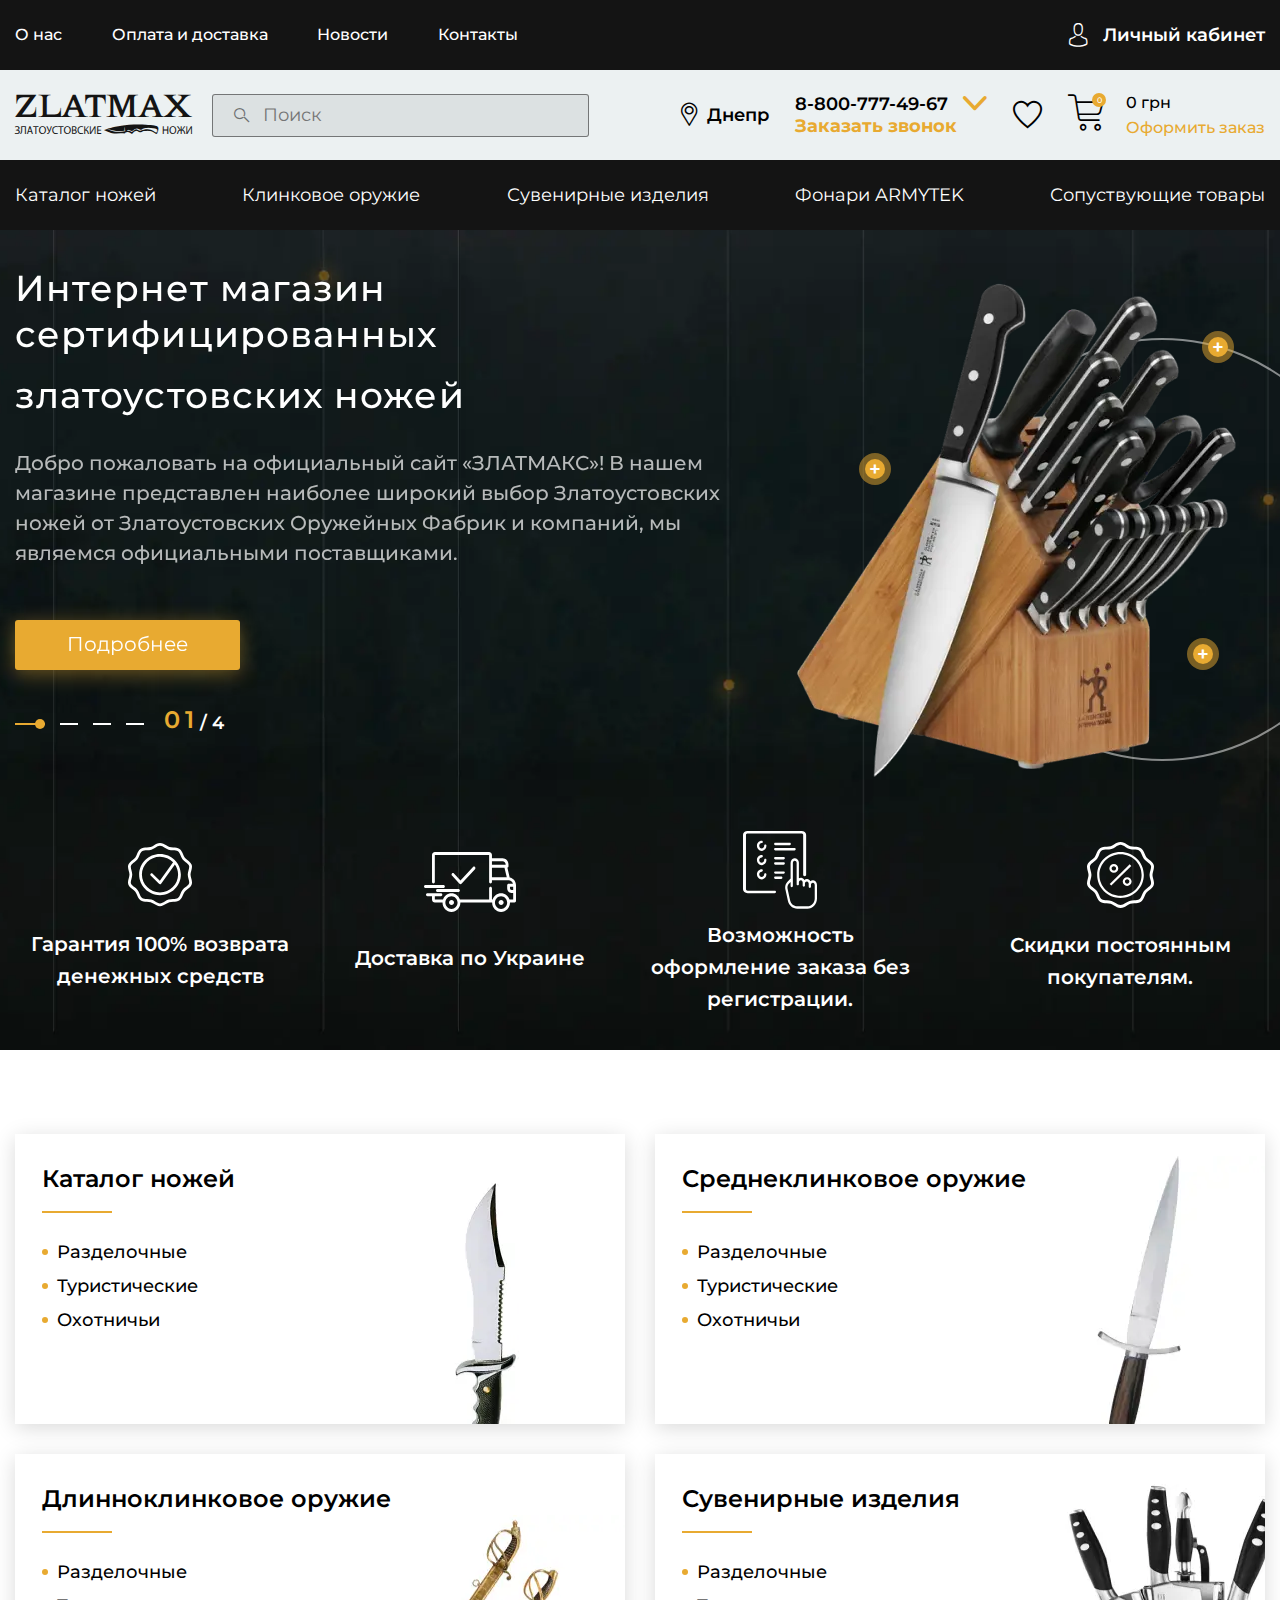
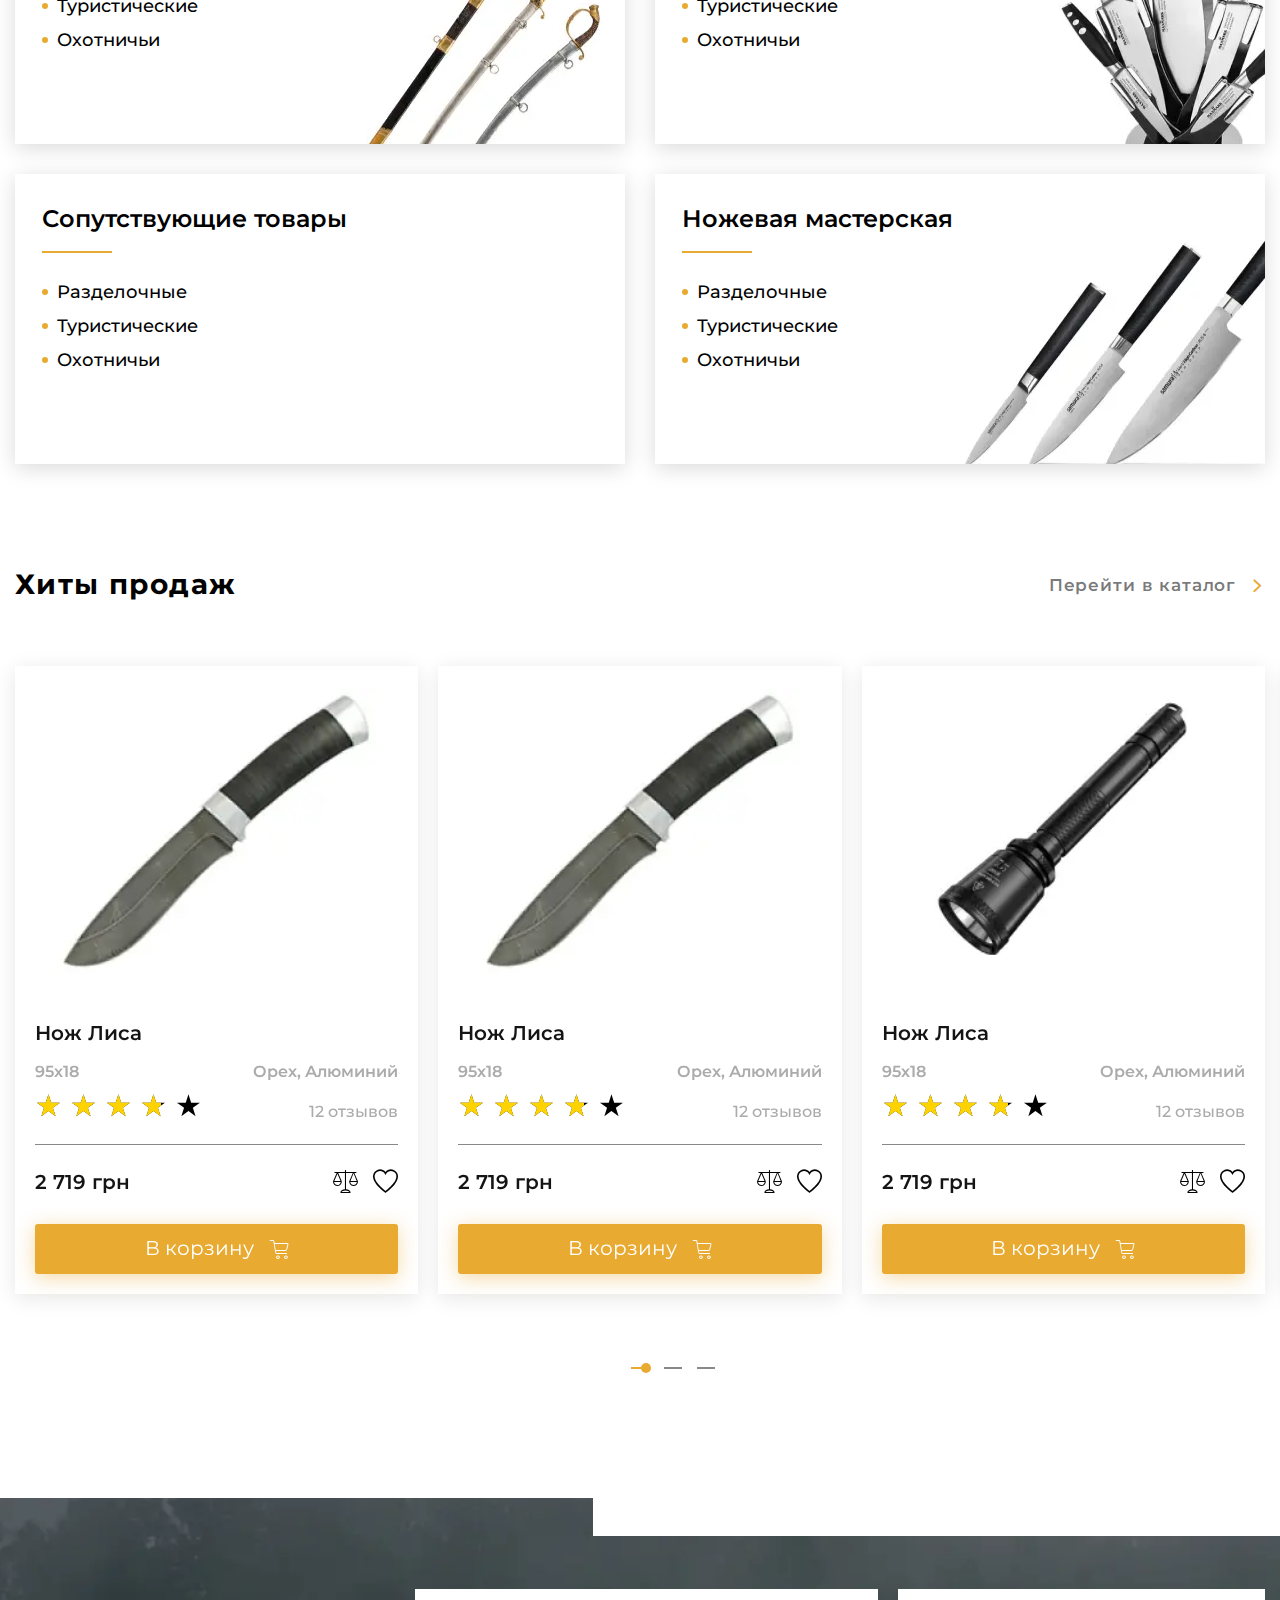
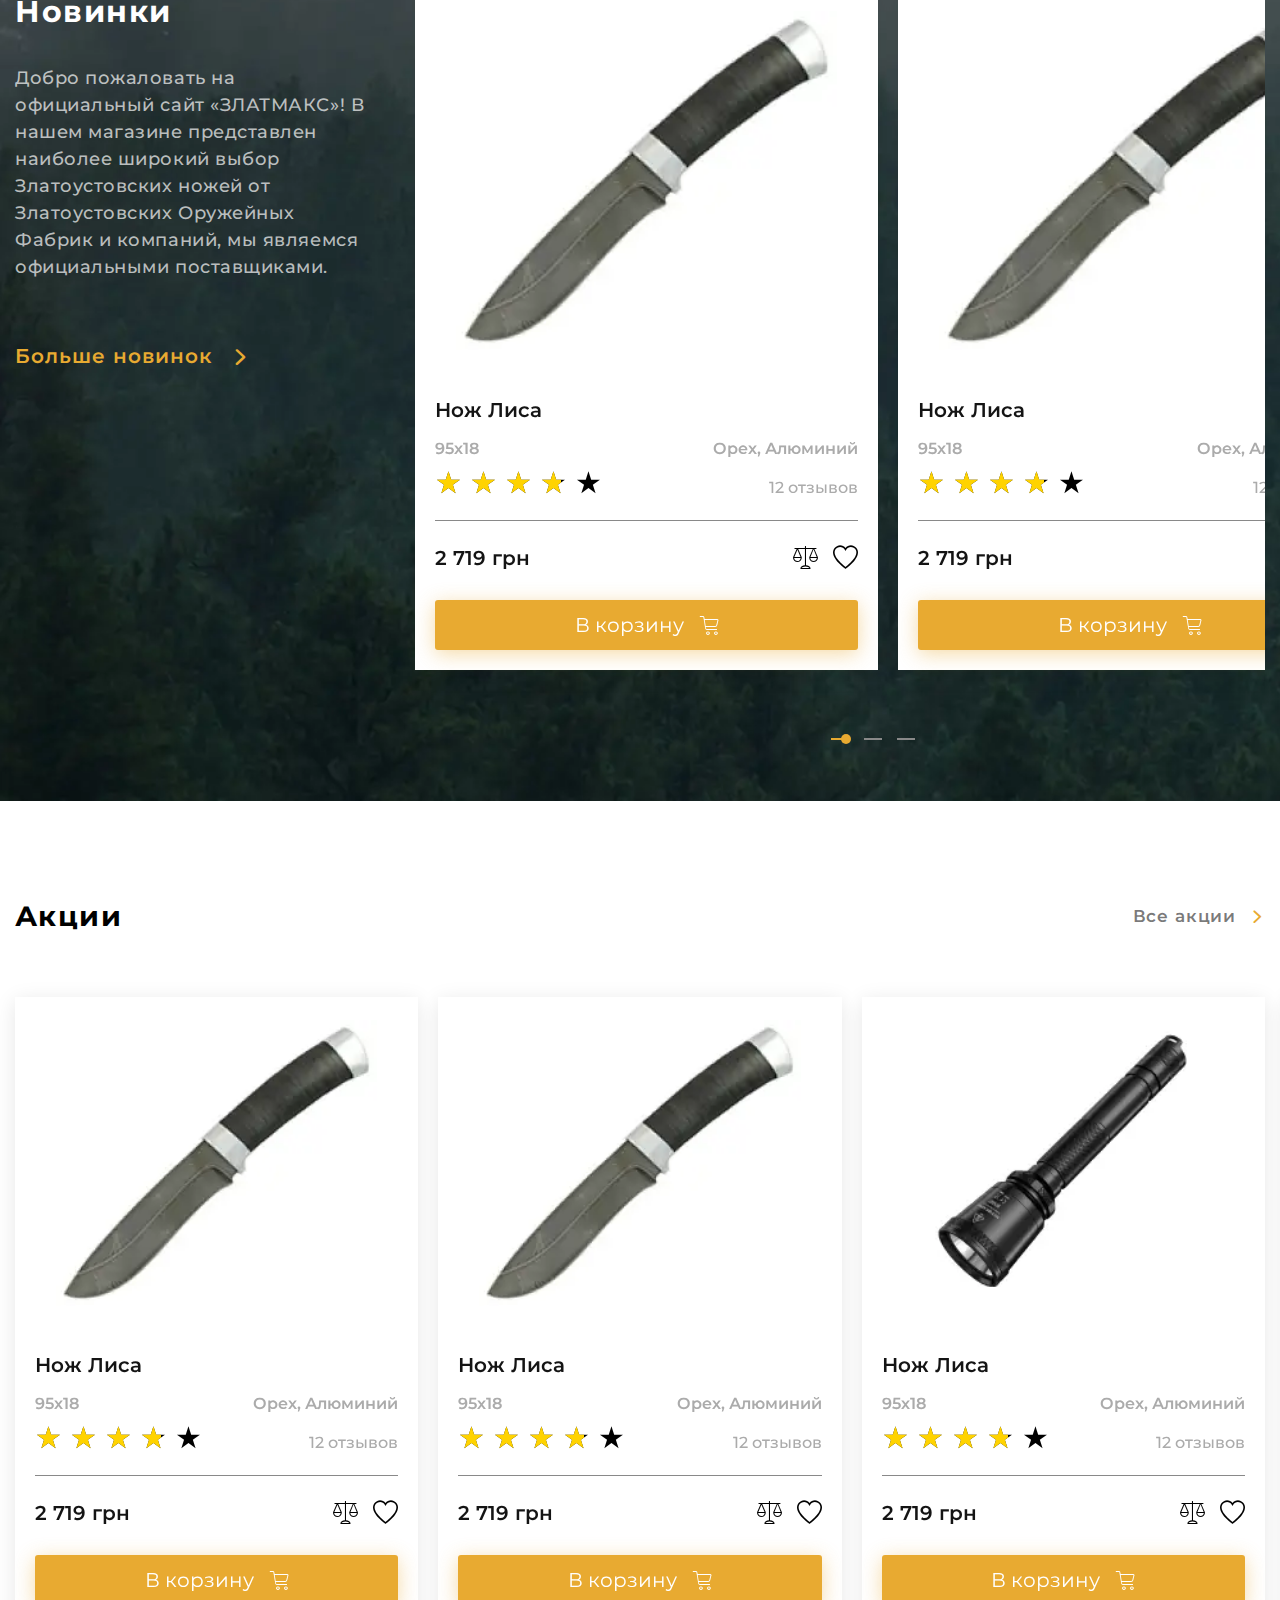
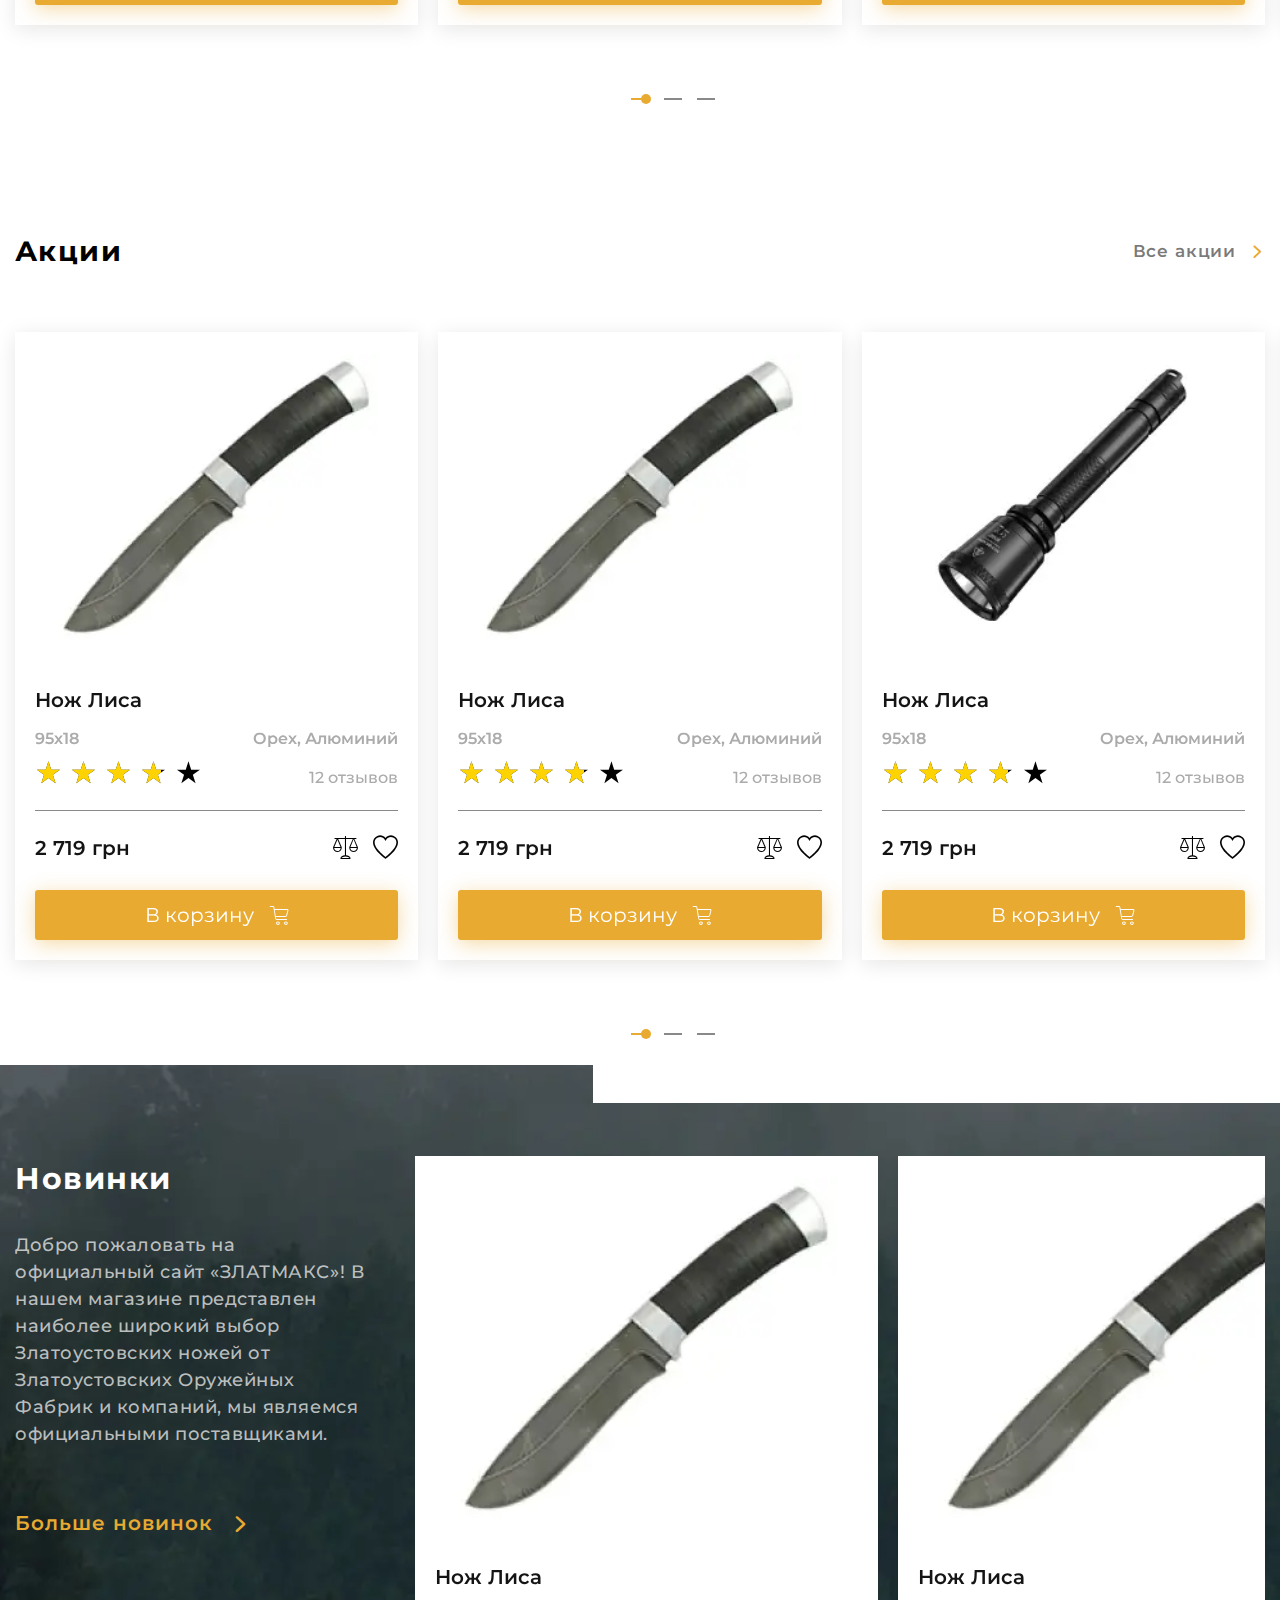
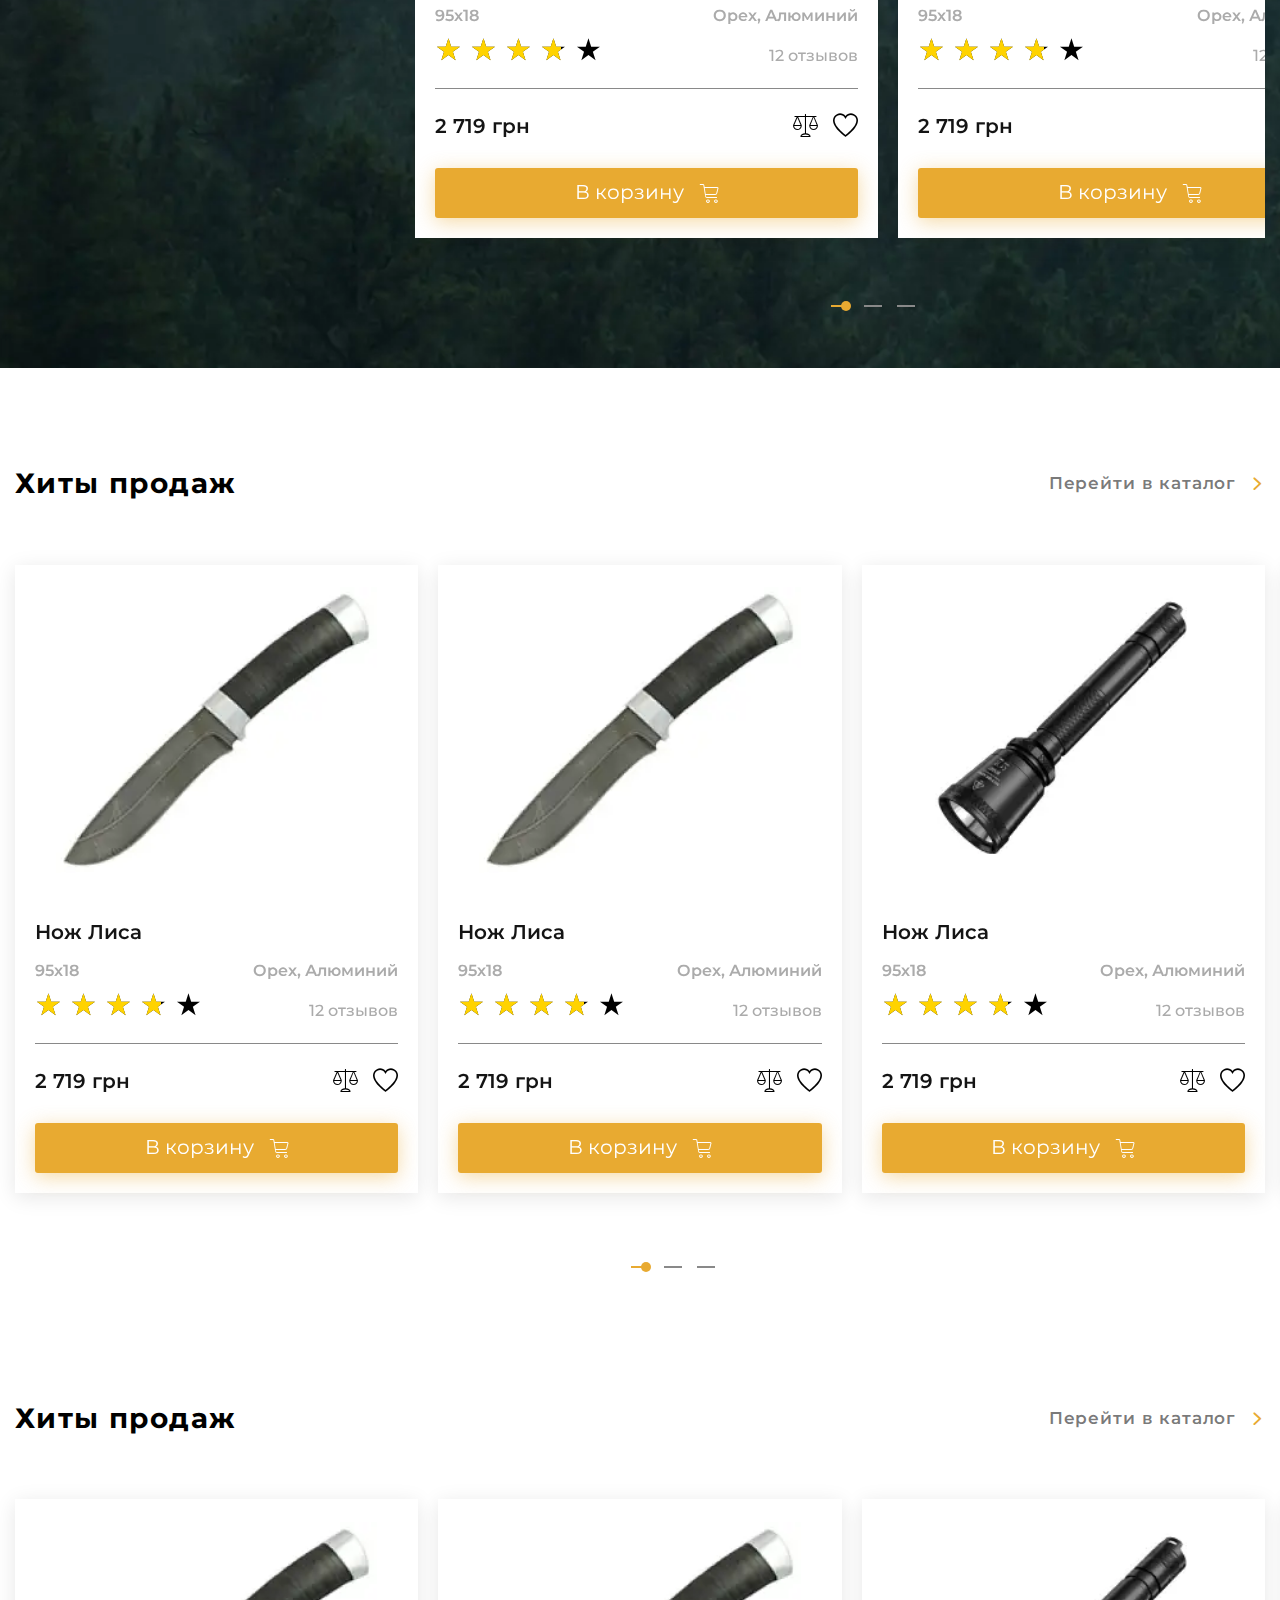
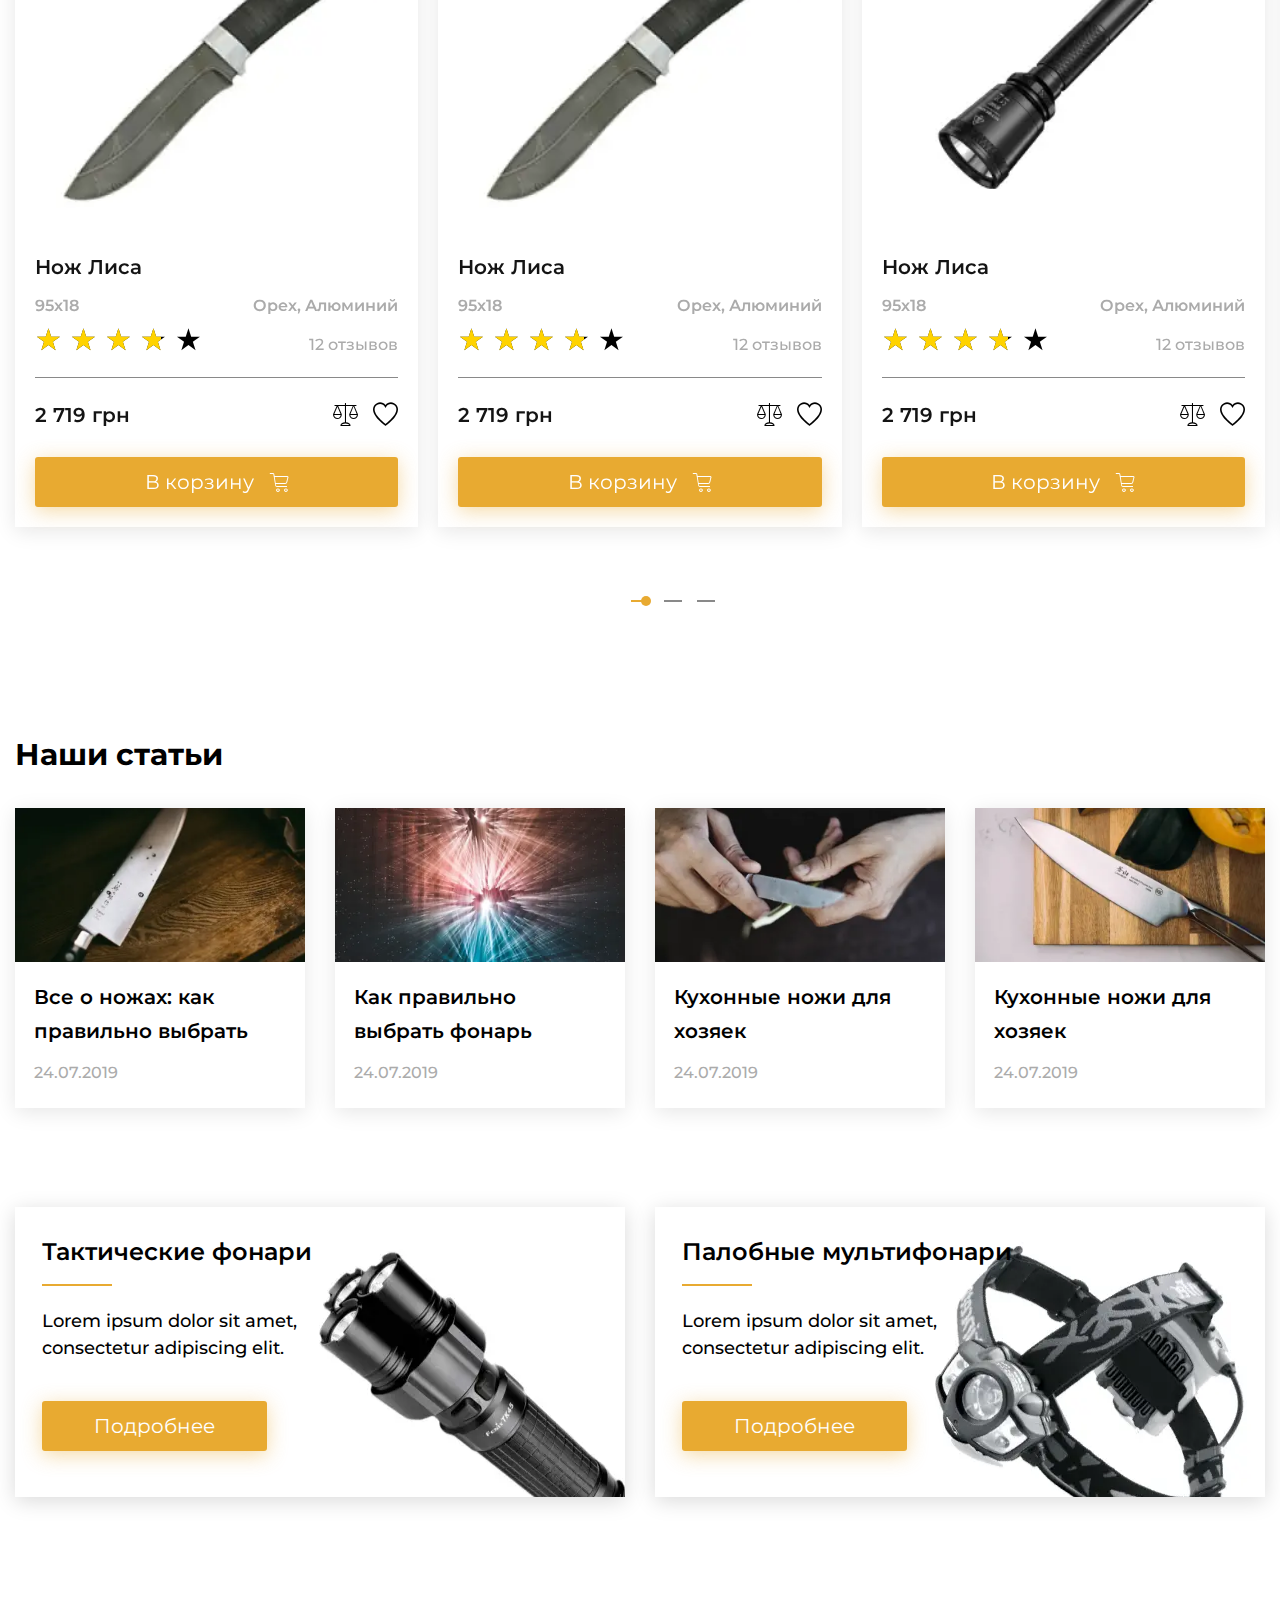
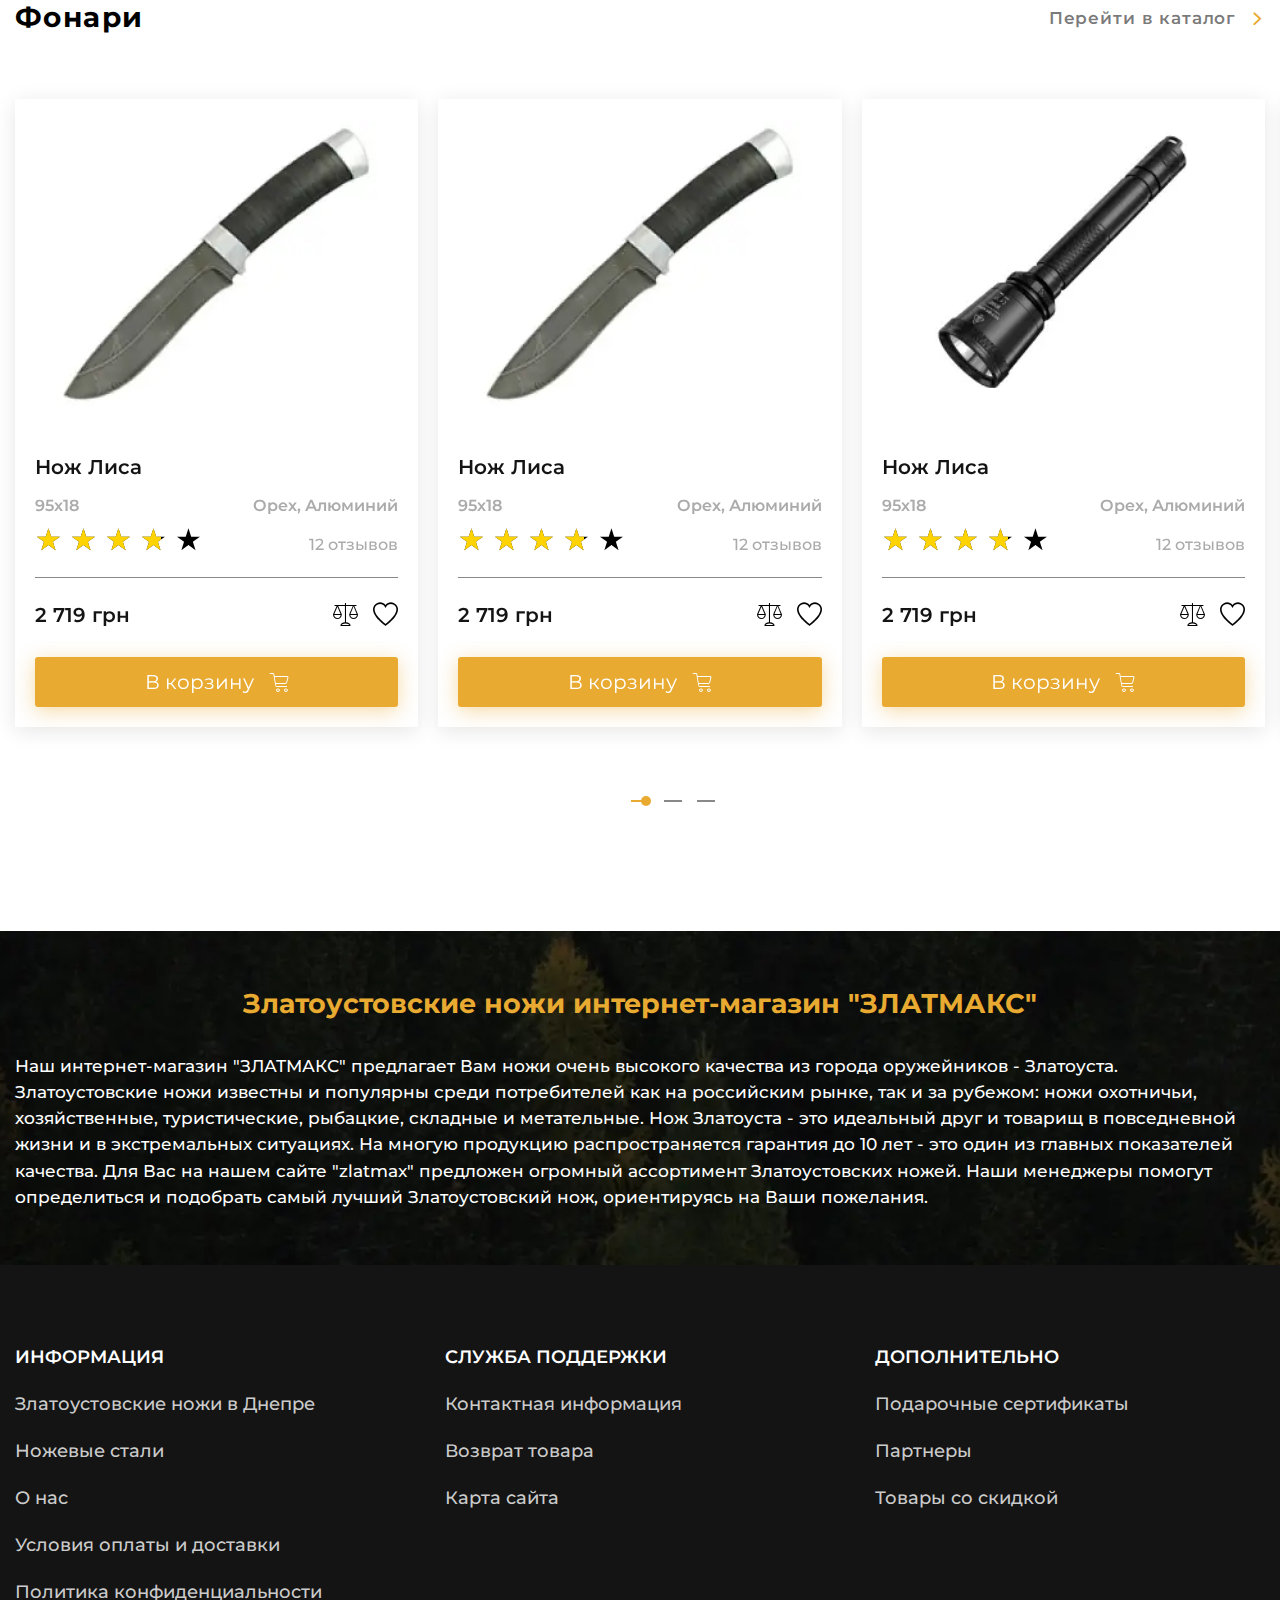
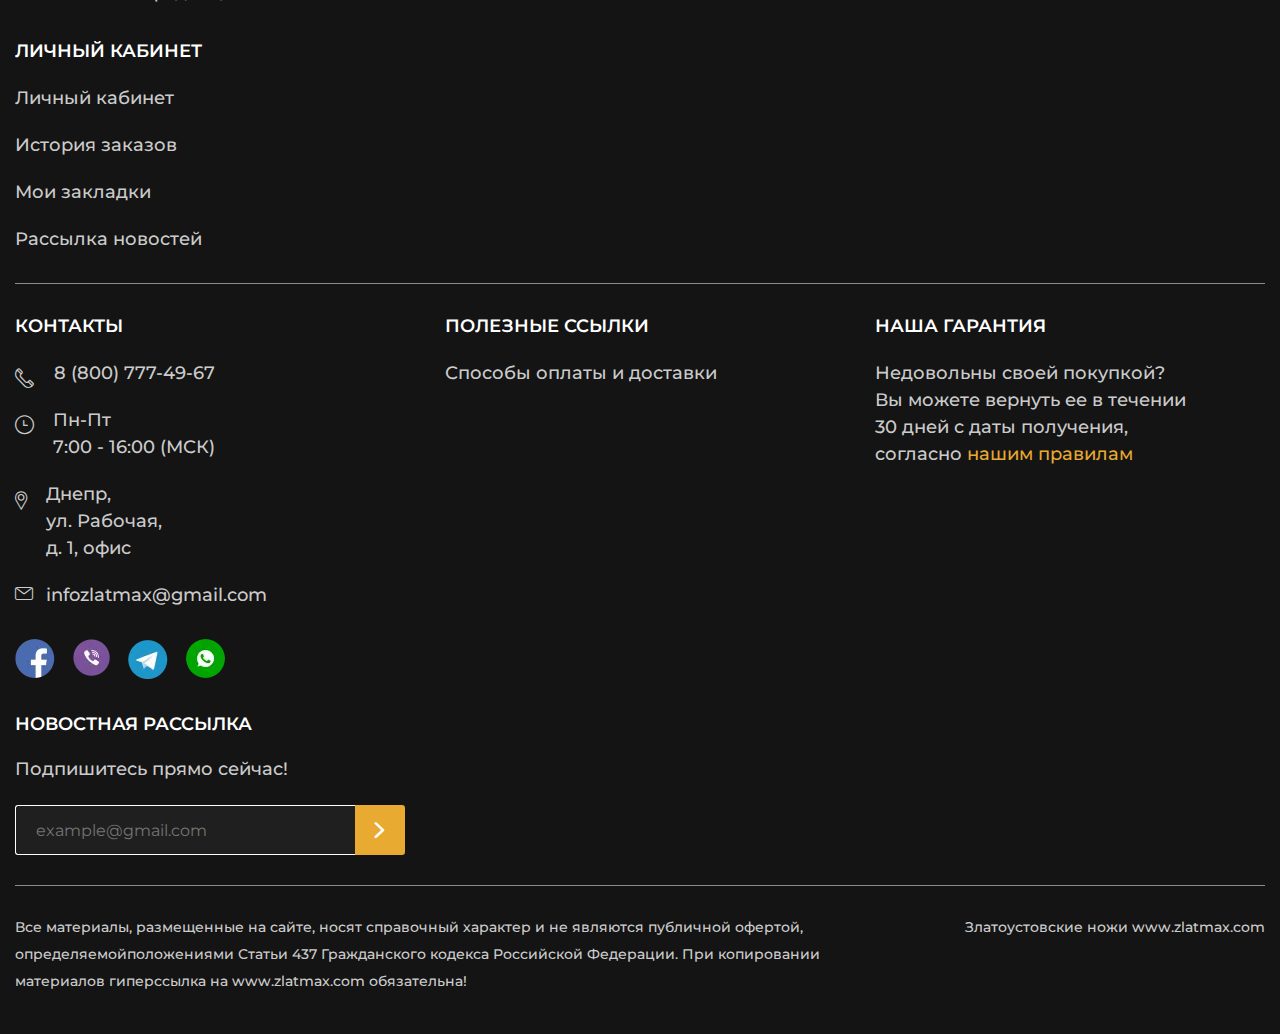
<file: home.html>
<!DOCTYPE html>
<html lang="ru">

<head>
	<title>Главная</title>
	<meta charset="UTF-8">
	<meta name="format-detection" content="telephone=no">
	<!-- <style>body{opacity: 0;}</style> -->
	<link rel="stylesheet" href="css/style.min.css?_v=20220311125645">
	<!-- <link rel="shortcut icon" href="favicon.ico"> -->
	<!-- <meta name="robots" content="noindex, nofollow"> -->
	<meta name="viewport" content="width=device-width, initial-scale=1.0">
</head>

<body>
	<div class="wrapper">
		<header class="header">
			<div class="header__top top-header">
				<div class="top-header__container">
					<nav class="top-header__menu menu-top-header">
						<ul data-da=".menu__body, 991.98" class="menu-top-header__list">
							<li class="menu-top-header__item menu-top-header__item_categories"><a href="" class="menu-top-header__link menu-top-header__link_categories _icon-arrow-bottom">Каталог
									товаров</a></li>
							<li class="menu-top-header__item"><a href="" class="menu-top-header__link">О нас</a></li>
							<li class="menu-top-header__item"><a href="" class="menu-top-header__link">Оплата и доставка</a></li>
							<li class="menu-top-header__item"><a href="" class="menu-top-header__link">Новости</a></li>
							<li class="menu-top-header__item"><a href="" class="menu-top-header__link">Контакты</a></li>
						</ul>
					</nav>
					<a href="" class="top-header__user _icon-user"><span>Личный кабинет</span></a>
					<nav hidden class="menu">
						<button type="button" class="menu__icon icon-menu"><span></span></button>
						<div class="menu__body">
						</div>
					</nav>
				</div>
			</div>
			<div class="header__content content-header">
				<div class="content-header__container">
					<a href="" class="content-header__logo"></a>
					<div data-da=".categories-header__container, 479.98" class="content-header__search">
						<form action="#" class="search-header">
							<button type="submit" class="search-header__button _icon-search"></button>
							<input autocomplete="off" type="text" name="form[]" data-error="Ошибка" placeholder="Поиск" class="search-header__input">
						</form>
					</div>
					<div class="content-header__item item-header">
						<a href="" class="item-header__location _icon-location"><span>Днепр</span></a>
						<div data-da=".top-header__container, 991.99,first" class="item-header__phone phone-header">
							<div data-spollers class="phone-header__items">
								<div class="phone-header__item">
									<a href="tel:88007774967" class="phone-header__tell _icon-footer-phone"><span>8-800-777-49-67</span></a>
									<button type="button" data-spoller class="phone-header__icons _icon-arrow-bottom"></button>
									<ul class="phone-header__list">
										<li>
											<a href="tel:88007774969" class="phone-header__tell">8-800-777-49-69</a>
										</li>
										<li>
											<a href="tel:88007774970" class="phone-header__tell">8-800-777-49-70</a>
										</li>
										<li>
											<a href="tel:88007774950" class="phone-header__tell">8-800-777-49-50</a>
										</li>
									</ul>
								</div>
							</div>
							<button type="submit" data-popup="#button" class="phone-header__button">Заказать звонок</button>
						</div>
						<a href="" data-da=".top-header__container, 991.99,2" class="item-header__wish _icon-favorite"></a>
						<a href="" data-da=".top-header__container, 991.99,2" class="item-header__basket basket-header">
							<div class="basket-header__icons _icon-cart"><span>0</span></div>
							<div class="basket-header__body">
								<div class="basket-header__summ">0 грн</div>
								<div class="basket-header__order">Оформить заказ</div>
							</div>
						</a>
					</div>
				</div>
			</div>
			<div class="header__categories categories-header">
				<div class="categories-header__container">
					<nav class="categories-header__menu menu-categories">
						<button type="submit" class="menu-categories__back _icon-back">Назад</button>
						<ul class="menu-categories__list">
							<li class="menu-categories__item">
								<button data-parent="1" class="menu-categories__link">Каталог ножей</button>
							</li>
							<li class="menu-categories__item">
								<button data-parent="2" class="menu-categories__link">Клинковое оружие</button>
							</li>
							<li class="menu-categories__item">
								<button data-parent="3" class="menu-categories__link">Сувенирные изделия</button>
							</li>
							<li class="menu-categories__item">
								<button data-parent="4" class="menu-categories__link">Фонари ARMYTEK</button>
							</li>
							<li class="menu-categories__item">
								<button data-parent="5" class="menu-categories__link">Сопуствующие товары</button>
							</li>
						</ul>
						<div class="menu-categories__submenu submenu-categories">
							<button type="submit" class="submenu-categories__back _icon-back">Назад</button>
							<div class="submenu-categories__container">
								<div hidden data-submenu="1" class="submenu-categories__block">
									<div class="submenu-categories__items">
										<a href="" class="submenu-categories__link-items">Категория ножей</a>
									</div>
									<div class="submenu-categories__items">
										<a href="" class="submenu-categories__link-items">Производство ножей</a>
									</div>
									<div class="submenu-categories__items">
										<a href="" class="submenu-categories__link-items">Ножи по маркам стали</a>
									</div>
									<div class="submenu-categories__items">
										<a href="" class="submenu-categories__link-items">Заточка и полировка ножей</a>
									</div>
									<div class="submenu-categories__items">
										<a href="" class="submenu-categories__link-items">Ножевая мастерская</a>
									</div>
									<ul class="submenu-categories__list">
										<li class="submenu-categories__item"><a href="" class="submenu-categories__link">Разделочные
												ножи</a></li>
										<li class="submenu-categories__item"><a href="" class="submenu-categories__link">Туристические
												ножи</a></li>
										<li class="submenu-categories__item"><a href="" class="submenu-categories__link">Ножи
												охотничьи</a></li>
										<li class="submenu-categories__item"><a href="" class="submenu-categories__link">Булатные
												ножи</a></li>
										<li class="submenu-categories__item"><a href="" class="submenu-categories__link">Ножи из
												дамаска</a></li>
										<li class="submenu-categories__item"><a href="" class="submenu-categories__link">Тактического
												назначения</a></li>
										<li class="submenu-categories__item"><a href="" class="submenu-categories__link">Метательные
												ножи</a></li>
										<li class="submenu-categories__item"><a href="" class="submenu-categories__link">Мачете и
												кукри</a></li>
										<li class="submenu-categories__item"><a href="" class="submenu-categories__link">Ножи
												кухонные</a></li>
									</ul>
									<ul class="submenu-categories__list">
										<li class="submenu-categories__item"><a href="" class="submenu-categories__link">Ножи АИР</a>
										</li>
										<li class="submenu-categories__item"><a href="" class="submenu-categories__link">Ножи ЗИК</a>
										</li>
										<li class="submenu-categories__item"><a href="" class="submenu-categories__link">Ножи
												ЗЗОСС</a></li>
										<li class="submenu-categories__item"><a href="" class="submenu-categories__link">Ножи
												РОСоружие</a></li>
										<li class="submenu-categories__item"><a href="" class="submenu-categories__link">Ножи
												Оружейник</a></li>
										<li class="submenu-categories__item"><a href="" class="submenu-categories__link">Булат Сергея
												Баранова</a></li>
										<li class="submenu-categories__item"><a href="" class="submenu-categories__link">Булат Андрея
												Умерова</a></li>
										<li class="submenu-categories__item"><a href="" class="submenu-categories__link">Ножи
												Златкои</a></li>
										<li class="submenu-categories__item"><a href="" class="submenu-categories__link">Ножи
												Стиль-М</a></li>
										<li class="submenu-categories__item"><a href="" class="submenu-categories__link">Оружейная
												компания</a></li>
									</ul>
									<ul class="submenu-categories__list">
										<li class="submenu-categories__item"><a href="" class="submenu-categories__link">Ножи из
												стали 40х102С2М</a></li>
										<li class="submenu-categories__item"><a href="" class="submenu-categories__link">Ножи из
												стали 95х18</a></li>
										<li class="submenu-categories__item"><a href="" class="submenu-categories__link">Ножи из
												стали 100х13м</a></li>
										<li class="submenu-categories__item"><a href="" class="submenu-categories__link">Ножи из
												стали 110х18м-ШД</a></li>
										<li class="submenu-categories__item"><a href="" class="submenu-categories__link">Ножи из
												стали ЭИ-107 ТЦ</a></li>
										<li class="submenu-categories__item"><a href="" class="submenu-categories__link">Ножи из
												стали 50х14МФ</a></li>
										<li class="submenu-categories__item"><a href="" class="submenu-categories__link">Ножи из
												стали AUS-8</a></li>
										<li class="submenu-categories__item"><a href="" class="submenu-categories__link">Ножи из
												стали К340</a></li>
										<li class="submenu-categories__item"><a href="" class="submenu-categories__link">Ножи из
												стали M390</a></li>
										<li class="submenu-categories__item"><a href="" class="submenu-categories__link">Ножи из
												стали ЭП-766</a></li>
									</ul>
									<ul class="submenu-categories__list">
										<li class="submenu-categories__item"><a href="" class="submenu-categories__link">Паста
												ГОИ</a></li>
										<li class="submenu-categories__item"><a href="" class="submenu-categories__link">Алмазная
												паста</a></li>
										<li class="submenu-categories__item"><a href="" class="submenu-categories__link">Бруски и
												камни для заточки</a></li>
										<li class="submenu-categories__item"><a href="" class="submenu-categories__link">Заточные
												системы</a></li>
									</ul>
									<ul class="submenu-categories__list">
										<li class="submenu-categories__item"><a href="" class="submenu-categories__link">Ножевые
												клинки</a></li>
										<li class="submenu-categories__item"><a href="" class="submenu-categories__link">Заготовки
												для ножей</a></li>
										<li class="submenu-categories__item"><a href="" class="submenu-categories__link">Литье для
												ножей</a></li>
										<li class="submenu-categories__item"><a href="" class="submenu-categories__link">Материалы
												для рукоятей</a></li>
										<li class="submenu-categories__item"><a href="" class="submenu-categories__link">Уход за
												рукоятиями ножей</a></li>
									</ul>
									<div class="submenu-categories__footer">
										<a href="" class="submenu-categories__all">Смотреть все</a>
									</div>
									<div class="submenu-categories__footer">
										<a href="" class="submenu-categories__all">Смотреть все</a>
									</div>
									<div class="submenu-categories__footer">
										<a href="" class="submenu-categories__all">Смотреть все</a>
									</div>
									<div class="submenu-categories__footer">
										<a href="" class="submenu-categories__all">Смотреть все</a>
									</div>
									<div class="submenu-categories__footer">
										<a href="" class="submenu-categories__all">Смотреть все</a>
									</div>
								</div>
								<div hidden data-submenu="2" class="submenu-categories__block ">
									<div class="submenu-categories__items">
										<a href="" class="submenu-categories__link-items">Категория ножей</a>
									</div>
									<div class="submenu-categories__items">
										<a href="" class="submenu-categories__link-items">Производство ножей</a>
									</div>
									<div class="submenu-categories__items">
										<a href="" class="submenu-categories__link-items">Ножи по маркам стали</a>
									</div>
									<ul class="submenu-categories__list">
										<li class="submenu-categories__item"><a href="" class="submenu-categories__link">Разделочные
												ножи</a></li>
										<li class="submenu-categories__item"><a href="" class="submenu-categories__link">Туристические
												ножи</a></li>
										<li class="submenu-categories__item"><a href="" class="submenu-categories__link">Ножи
												охотничьи</a></li>
										<li class="submenu-categories__item"><a href="" class="submenu-categories__link">Булатные
												ножи</a></li>
										<li class="submenu-categories__item"><a href="" class="submenu-categories__link">Ножи из
												дамаска</a></li>
										<li class="submenu-categories__item"><a href="" class="submenu-categories__link">Тактического
												назначения</a></li>
										<li class="submenu-categories__item"><a href="" class="submenu-categories__link">Метательные
												ножи</a></li>
										<li class="submenu-categories__item"><a href="" class="submenu-categories__link">Мачете и
												кукри</a></li>
										<li class="submenu-categories__item"><a href="" class="submenu-categories__link">Ножи
												кухонные</a></li>
									</ul>
									<ul class="submenu-categories__list">
										<li class="submenu-categories__item"><a href="" class="submenu-categories__link">Ножи АИР</a>
										</li>
										<li class="submenu-categories__item"><a href="" class="submenu-categories__link">Ножи ЗИК</a>
										</li>
										<li class="submenu-categories__item"><a href="" class="submenu-categories__link">Ножи
												ЗЗОСС</a></li>
										<li class="submenu-categories__item"><a href="" class="submenu-categories__link">Ножи
												РОСоружие</a></li>
										<li class="submenu-categories__item"><a href="" class="submenu-categories__link">Ножи
												Оружейник</a></li>
										<li class="submenu-categories__item"><a href="" class="submenu-categories__link">Булат Сергея
												Баранова</a></li>
										<li class="submenu-categories__item"><a href="" class="submenu-categories__link">Булат Андрея
												Умерова</a></li>
										<li class="submenu-categories__item"><a href="" class="submenu-categories__link">Ножи
												Златкои</a></li>
										<li class="submenu-categories__item"><a href="" class="submenu-categories__link">Ножи
												Стиль-М</a></li>
										<li class="submenu-categories__item"><a href="" class="submenu-categories__link">Оружейная
												компания</a></li>
									</ul>
									<ul class="submenu-categories__list">
										<li class="submenu-categories__item"><a href="" class="submenu-categories__link">Ножи из
												стали 40х102С2М</a></li>
										<li class="submenu-categories__item"><a href="" class="submenu-categories__link">Ножи из
												стали 95х18</a></li>
										<li class="submenu-categories__item"><a href="" class="submenu-categories__link">Ножи из
												стали 100х13м</a></li>
										<li class="submenu-categories__item"><a href="" class="submenu-categories__link">Ножи из
												стали 110х18м-ШД</a></li>
										<li class="submenu-categories__item"><a href="" class="submenu-categories__link">Ножи из
												стали ЭИ-107 ТЦ</a></li>
										<li class="submenu-categories__item"><a href="" class="submenu-categories__link">Ножи из
												стали 50х14МФ</a></li>
										<li class="submenu-categories__item"><a href="" class="submenu-categories__link">Ножи из
												стали AUS-8</a></li>
										<li class="submenu-categories__item"><a href="" class="submenu-categories__link">Ножи из
												стали К340</a></li>
										<li class="submenu-categories__item"><a href="" class="submenu-categories__link">Ножи из
												стали M390</a></li>
										<li class="submenu-categories__item"><a href="" class="submenu-categories__link">Ножи из
												стали ЭП-766</a></li>
									</ul>
									<div class="submenu-categories__footer">
										<a href="" class="submenu-categories__all">Смотреть все</a>
									</div>
									<div class="submenu-categories__footer">
										<a href="" class="submenu-categories__all">Смотреть все</a>
									</div>
									<div class="submenu-categories__footer">
										<a href="" class="submenu-categories__all">Смотреть все</a>
									</div>
								</div>
								<div hidden data-submenu="3" class="submenu-categories__block">
									<div class="submenu-categories__items">
										<a href="" class="submenu-categories__link-items">Категория ножей</a>
									</div>
									<div class="submenu-categories__items">
										<a href="" class="submenu-categories__link-items">Производство ножей</a>
									</div>
									<ul class="submenu-categories__list">
										<li class="submenu-categories__item"><a href="" class="submenu-categories__link">Разделочные
												ножи</a></li>
										<li class="submenu-categories__item"><a href="" class="submenu-categories__link">Туристические
												ножи</a></li>
										<li class="submenu-categories__item"><a href="" class="submenu-categories__link">Ножи
												охотничьи</a></li>
										<li class="submenu-categories__item"><a href="" class="submenu-categories__link">Булатные
												ножи</a></li>
										<li class="submenu-categories__item"><a href="" class="submenu-categories__link">Ножи из
												дамаска</a></li>
										<li class="submenu-categories__item"><a href="" class="submenu-categories__link">Тактического
												назначения</a></li>
										<li class="submenu-categories__item"><a href="" class="submenu-categories__link">Метательные
												ножи</a></li>
										<li class="submenu-categories__item"><a href="" class="submenu-categories__link">Мачете и
												кукри</a></li>
										<li class="submenu-categories__item"><a href="" class="submenu-categories__link">Ножи
												кухонные</a></li>
									</ul>
									<ul class="submenu-categories__list">
										<li class="submenu-categories__item"><a href="" class="submenu-categories__link">Ножи АИР</a>
										</li>
										<li class="submenu-categories__item"><a href="" class="submenu-categories__link">Ножи ЗИК</a>
										</li>
										<li class="submenu-categories__item"><a href="" class="submenu-categories__link">Ножи
												ЗЗОСС</a></li>
										<li class="submenu-categories__item"><a href="" class="submenu-categories__link">Ножи
												РОСоружие</a></li>
										<li class="submenu-categories__item"><a href="" class="submenu-categories__link">Ножи
												Оружейник</a></li>
										<li class="submenu-categories__item"><a href="" class="submenu-categories__link">Булат Сергея
												Баранова</a></li>
										<li class="submenu-categories__item"><a href="" class="submenu-categories__link">Булат Андрея
												Умерова</a></li>
										<li class="submenu-categories__item"><a href="" class="submenu-categories__link">Ножи
												Златкои</a></li>
										<li class="submenu-categories__item"><a href="" class="submenu-categories__link">Ножи
												Стиль-М</a></li>
										<li class="submenu-categories__item"><a href="" class="submenu-categories__link">Оружейная
												компания</a></li>
									</ul>
									<div class="submenu-categories__footer">
										<a href="" class="submenu-categories__all">Смотреть все</a>
									</div>
									<div class="submenu-categories__footer">
										<a href="" class="submenu-categories__all">Смотреть все</a>
									</div>
								</div>
								<div hidden data-submenu="4" class="submenu-categories__block ">
									<div class="submenu-categories__items">
										<a href="" class="submenu-categories__link-items">Категория ножей</a>
									</div>
									<div class="submenu-categories__items">
										<a href="" class="submenu-categories__link-items">Производство ножей</a>
									</div>
									<div class="submenu-categories__items">
										<a href="" class="submenu-categories__link-items">Ножи по маркам стали</a>
									</div>
									<ul class="submenu-categories__list">
										<li class="submenu-categories__item"><a href="" class="submenu-categories__link">Разделочные
												ножи</a></li>
										<li class="submenu-categories__item"><a href="" class="submenu-categories__link">Туристические
												ножи</a></li>
										<li class="submenu-categories__item"><a href="" class="submenu-categories__link">Ножи
												охотничьи</a></li>
										<li class="submenu-categories__item"><a href="" class="submenu-categories__link">Булатные
												ножи</a></li>
										<li class="submenu-categories__item"><a href="" class="submenu-categories__link">Ножи из
												дамаска</a></li>
										<li class="submenu-categories__item"><a href="" class="submenu-categories__link">Тактического
												назначения</a></li>
										<li class="submenu-categories__item"><a href="" class="submenu-categories__link">Метательные
												ножи</a></li>
										<li class="submenu-categories__item"><a href="" class="submenu-categories__link">Мачете и
												кукри</a></li>
										<li class="submenu-categories__item"><a href="" class="submenu-categories__link">Ножи
												кухонные</a></li>
									</ul>
									<ul class="submenu-categories__list">
										<li class="submenu-categories__item"><a href="" class="submenu-categories__link">Ножи АИР</a>
										</li>
										<li class="submenu-categories__item"><a href="" class="submenu-categories__link">Ножи ЗИК</a>
										</li>
										<li class="submenu-categories__item"><a href="" class="submenu-categories__link">Ножи
												ЗЗОСС</a></li>
										<li class="submenu-categories__item"><a href="" class="submenu-categories__link">Ножи
												РОСоружие</a></li>
										<li class="submenu-categories__item"><a href="" class="submenu-categories__link">Ножи
												Оружейник</a></li>
										<li class="submenu-categories__item"><a href="" class="submenu-categories__link">Булат Сергея
												Баранова</a></li>
										<li class="submenu-categories__item"><a href="" class="submenu-categories__link">Булат Андрея
												Умерова</a></li>
										<li class="submenu-categories__item"><a href="" class="submenu-categories__link">Ножи
												Златкои</a></li>
										<li class="submenu-categories__item"><a href="" class="submenu-categories__link">Ножи
												Стиль-М</a></li>
										<li class="submenu-categories__item"><a href="" class="submenu-categories__link">Оружейная
												компания</a></li>
									</ul>
									<ul class="submenu-categories__list">
										<li class="submenu-categories__item"><a href="" class="submenu-categories__link">Ножи из
												стали 40х102С2М</a></li>
										<li class="submenu-categories__item"><a href="" class="submenu-categories__link">Ножи из
												стали 95х18</a></li>
										<li class="submenu-categories__item"><a href="" class="submenu-categories__link">Ножи из
												стали 100х13м</a></li>
										<li class="submenu-categories__item"><a href="" class="submenu-categories__link">Ножи из
												стали 110х18м-ШД</a></li>
										<li class="submenu-categories__item"><a href="" class="submenu-categories__link">Ножи из
												стали ЭИ-107 ТЦ</a></li>
										<li class="submenu-categories__item"><a href="" class="submenu-categories__link">Ножи из
												стали 50х14МФ</a></li>
										<li class="submenu-categories__item"><a href="" class="submenu-categories__link">Ножи из
												стали AUS-8</a></li>
										<li class="submenu-categories__item"><a href="" class="submenu-categories__link">Ножи из
												стали К340</a></li>
										<li class="submenu-categories__item"><a href="" class="submenu-categories__link">Ножи из
												стали M390</a></li>
										<li class="submenu-categories__item"><a href="" class="submenu-categories__link">Ножи из
												стали ЭП-766</a></li>
									</ul>
									<div class="submenu-categories__footer">
										<a href="" class="submenu-categories__all">Смотреть все</a>
									</div>
									<div class="submenu-categories__footer">
										<a href="" class="submenu-categories__all">Смотреть все</a>
									</div>
									<div class="submenu-categories__footer">
										<a href="" class="submenu-categories__all">Смотреть все</a>
									</div>
								</div>
								<div hidden data-submenu="5" class="submenu-categories__block">
									<div class="submenu-categories__items">
										<a href="" class="submenu-categories__link-items">Категория ножей</a>
									</div>
									<div class="submenu-categories__items">
										<a href="" class="submenu-categories__link-items">Производство ножей</a>
									</div>
									<div class="submenu-categories__items">
										<a href="" class="submenu-categories__link-items">Ножи по маркам стали</a>
									</div>
									<div class="submenu-categories__items">
										<a href="" class="submenu-categories__link-items">Заточка и полировка ножей</a>
									</div>
									<div class="submenu-categories__items">
										<a href="" class="submenu-categories__link-items">Ножевая мастерская</a>
									</div>
									<ul class="submenu-categories__list">
										<li class="submenu-categories__item"><a href="" class="submenu-categories__link">Разделочные
												ножи</a></li>
										<li class="submenu-categories__item"><a href="" class="submenu-categories__link">Туристические
												ножи</a></li>
										<li class="submenu-categories__item"><a href="" class="submenu-categories__link">Ножи
												охотничьи</a></li>
										<li class="submenu-categories__item"><a href="" class="submenu-categories__link">Булатные
												ножи</a></li>
										<li class="submenu-categories__item"><a href="" class="submenu-categories__link">Ножи из
												дамаска</a></li>
										<li class="submenu-categories__item"><a href="" class="submenu-categories__link">Тактического
												назначения</a></li>
										<li class="submenu-categories__item"><a href="" class="submenu-categories__link">Метательные
												ножи</a></li>
										<li class="submenu-categories__item"><a href="" class="submenu-categories__link">Мачете и
												кукри</a></li>
										<li class="submenu-categories__item"><a href="" class="submenu-categories__link">Ножи
												кухонные</a></li>
									</ul>
									<ul class="submenu-categories__list">
										<li class="submenu-categories__item"><a href="" class="submenu-categories__link">Ножи АИР</a>
										</li>
										<li class="submenu-categories__item"><a href="" class="submenu-categories__link">Ножи ЗИК</a>
										</li>
										<li class="submenu-categories__item"><a href="" class="submenu-categories__link">Ножи
												ЗЗОСС</a></li>
										<li class="submenu-categories__item"><a href="" class="submenu-categories__link">Ножи
												РОСоружие</a></li>
										<li class="submenu-categories__item"><a href="" class="submenu-categories__link">Ножи
												Оружейник</a></li>
										<li class="submenu-categories__item"><a href="" class="submenu-categories__link">Булат Сергея
												Баранова</a></li>
										<li class="submenu-categories__item"><a href="" class="submenu-categories__link">Булат Андрея
												Умерова</a></li>
										<li class="submenu-categories__item"><a href="" class="submenu-categories__link">Ножи
												Златкои</a></li>
										<li class="submenu-categories__item"><a href="" class="submenu-categories__link">Ножи
												Стиль-М</a></li>
										<li class="submenu-categories__item"><a href="" class="submenu-categories__link">Оружейная
												компания</a></li>
									</ul>
									<ul class="submenu-categories__list">
										<li class="submenu-categories__item"><a href="" class="submenu-categories__link">Ножи из
												стали 40х102С2М</a></li>
										<li class="submenu-categories__item"><a href="" class="submenu-categories__link">Ножи из
												стали 95х18</a></li>
										<li class="submenu-categories__item"><a href="" class="submenu-categories__link">Ножи из
												стали 100х13м</a></li>
										<li class="submenu-categories__item"><a href="" class="submenu-categories__link">Ножи из
												стали 110х18м-ШД</a></li>
										<li class="submenu-categories__item"><a href="" class="submenu-categories__link">Ножи из
												стали ЭИ-107 ТЦ</a></li>
										<li class="submenu-categories__item"><a href="" class="submenu-categories__link">Ножи из
												стали 50х14МФ</a></li>
										<li class="submenu-categories__item"><a href="" class="submenu-categories__link">Ножи из
												стали AUS-8</a></li>
										<li class="submenu-categories__item"><a href="" class="submenu-categories__link">Ножи из
												стали К340</a></li>
										<li class="submenu-categories__item"><a href="" class="submenu-categories__link">Ножи из
												стали M390</a></li>
										<li class="submenu-categories__item"><a href="" class="submenu-categories__link">Ножи из
												стали ЭП-766</a></li>
									</ul>
									<ul class="submenu-categories__list">
										<li class="submenu-categories__item"><a href="" class="submenu-categories__link">Паста
												ГОИ</a></li>
										<li class="submenu-categories__item"><a href="" class="submenu-categories__link">Алмазная
												паста</a></li>
										<li class="submenu-categories__item"><a href="" class="submenu-categories__link">Бруски и
												камни для заточки</a></li>
										<li class="submenu-categories__item"><a href="" class="submenu-categories__link">Заточные
												системы</a></li>
									</ul>
									<ul class="submenu-categories__list">
										<li class="submenu-categories__item"><a href="" class="submenu-categories__link">Ножевые
												клинки</a></li>
										<li class="submenu-categories__item"><a href="" class="submenu-categories__link">Заготовки
												для ножей</a></li>
										<li class="submenu-categories__item"><a href="" class="submenu-categories__link">Литье для
												ножей</a></li>
										<li class="submenu-categories__item"><a href="" class="submenu-categories__link">Материалы
												для рукоятей</a></li>
										<li class="submenu-categories__item"><a href="" class="submenu-categories__link">Уход за
												рукоятиями ножей</a></li>
									</ul>
									<div class="submenu-categories__footer">
										<a href="" class="submenu-categories__all">Смотреть все</a>
									</div>
									<div class="submenu-categories__footer">
										<a href="" class="submenu-categories__all">Смотреть все</a>
									</div>
									<div class="submenu-categories__footer">
										<a href="" class="submenu-categories__all">Смотреть все</a>
									</div>
									<div class="submenu-categories__footer">
										<a href="" class="submenu-categories__all">Смотреть все</a>
									</div>
									<div class="submenu-categories__footer">
										<a href="" class="submenu-categories__all">Смотреть все</a>
									</div>
								</div>
							</div>
						</div>
					</nav>
				</div>
			</div>
		</header>
		<main class="page page_home">
			<section class="page__mainslider mainslider">
				<div class="mainslider__container">
					<div class="mainslider__body">
						<div class="mainslider__slider swiper">
							<div class="mainslider__swiper swiper-wrapper">
								<div class="mainslider__slide slide-mainslider swiper-slide">
									<div class="slide-mainslider__content">
										<h2 data-swiper-parallax="-100" class="slide-mainslider__title">Интернет магазин
											сертифицированных </h2>
										<div data-swiper-parallax="-150" class="slide-mainslider__subtitle">златоустовских ножей
										</div>
										<div data-swiper-parallax="-200" class="slide-mainslider__text">Добро пожаловать на
											официальный сайт «ЗЛАТМАКС»! В
											нашем магазине
											представлен наиболее широкий выбор Златоустовских ножей от Златоустовских
											Оружейных Фабрик и компаний, мы являемся официальными поставщиками.</div>
									</div>
									<a href="" class="slide-mainslider__button button">Подробнее</a>
								</div>
								<div class="mainslider__slide slide-mainslider swiper-slide">
									<div class="slide-mainslider__content">
										<h2 data-swiper-parallax="-100" class="slide-mainslider__title">Интернет магазин
											сертифицированных </h2>
										<div data-swiper-parallax="-150" class="slide-mainslider__subtitle">златоустовских ножей
										</div>
										<div data-swiper-parallax="-200" class="slide-mainslider__text">Добро пожаловать на
											официальный сайт «ЗЛАТМАКС»! В
											нашем магазине
											представлен наиболее широкий выбор Златоустовских ножей от Златоустовских
											Оружейных Фабрик и компаний, мы являемся официальными поставщиками.</div>
									</div>
									<a href="" class="slide-mainslider__button button">Подробнее</a>
								</div>
								<div class="mainslider__slide slide-mainslider swiper-slide">
									<div class="slide-mainslider__content">
										<h2 data-swiper-parallax="-100" class="slide-mainslider__title">Интернет магазин
											сертифицированных </h2>
										<div data-swiper-parallax="-150" class="slide-mainslider__subtitle">златоустовских ножей
										</div>
										<div data-swiper-parallax="-200" class="slide-mainslider__text">Добро пожаловать на
											официальный сайт «ЗЛАТМАКС»! В
											нашем магазине
											представлен наиболее широкий выбор Златоустовских ножей от Златоустовских
											Оружейных Фабрик и компаний, мы являемся официальными поставщиками.</div>
									</div>
									<a href="" class="slide-mainslider__button button">Подробнее</a>
								</div>
								<div class="mainslider__slide slide-mainslider swiper-slide">
									<div class="slide-mainslider__content">
										<h2 data-swiper-parallax="-100" class="slide-mainslider__title">Интернет магазин
											сертифицированных </h2>
										<div data-swiper-parallax="-150" class="slide-mainslider__subtitle">златоустовских ножей
										</div>
										<div data-swiper-parallax="-200" class="slide-mainslider__text">Добро пожаловать на
											официальный сайт «ЗЛАТМАКС»! В
											нашем магазине
											представлен наиболее широкий выбор Златоустовских ножей от Златоустовских
											Оружейных Фабрик и компаний, мы являемся официальными поставщиками.</div>
									</div>
									<a href="" class="slide-mainslider__button button">Подробнее</a>
								</div>
							</div>
							<div class="mainslider__controll controll-mainslider">
								<div class="controll-mainslider__dotts"></div>
								<div class="controll-mainslider__fraction fraction-controll">
									<span class="fraction-controll__current">01</span> / <span class="fraction-controll__all">0</span>
								</div>
							</div>
						</div>
						<div class="mainslider__image image-mainslider">
							<div class="image-mainslider__body">
								<div class="image-mainslider__img">
									<picture><source srcset="img/mainslider/imag.webp" type="image/webp"><img src="img/mainslider/imag.png" alt="Картинка"></picture>
								</div>
								<div class="image-mainslider__tips">
									<div data-tippy-content="Подсказка" class="image-mainslider__tip image-mainslider__tip_1">
										<span>+</span>
									</div>
									<div data-tippy-content="Подсказка" class="image-mainslider__tip image-mainslider__tip_2">
										<span>+</span>
									</div>
									<div data-tippy-content="Подсказка" class="image-mainslider__tip image-mainslider__tip_3">
										<span>+</span>
									</div>
								</div>
							</div>
						</div>
					</div>
					<div class="mainslider__advantages advantages-mainslider">
						<div class="advantages-mainslider__item">
							<div class="advantages-mainslider__icon">
								<img src="img/mainslider/icons/01.svg" alt="Иконка">
							</div>
							<div class="advantages-mainslider__text">Гарантия 100% возврата
								денежных средств</div>
						</div>
						<div class="advantages-mainslider__item">
							<div class="advantages-mainslider__icon">
								<img src="img/mainslider/icons/02.svg" alt="Иконка">
							</div>
							<div class="advantages-mainslider__text">Доставка по Украине</div>
						</div>
						<div class="advantages-mainslider__item">
							<div class="advantages-mainslider__icon">
								<img src="img/mainslider/icons/03.svg" alt="Иконка">
							</div>
							<div class="advantages-mainslider__text">Возможность оформление
								заказа без регистрации.</div>
						</div>
						<div class="advantages-mainslider__item">
							<div class="advantages-mainslider__icon">
								<img src="img/mainslider/icons/04.svg" alt="Иконка">
							</div>
							<div class="advantages-mainslider__text">Скидки постоянным
								покупателям.</div>
						</div>
					</div>
				</div>
			</section>
			<section class="page__catalog catalog">
				<div class="catalog__container">
					<div class="catalog__item item-catalog">
						<div class="item-catalog__body">
							<h3 class="item-catalog__title">
								<a href="" class="item-catalog__label title">Каталог ножей</a>
							</h3>
							<ul class="item-catalog__list">
								<li class="item-catalog__item"><a href="" class="item-catalog__link">Разделочные</a></li>
								<li class="item-catalog__item"><a href="" class="item-catalog__link">Туристические</a></li>
								<li class="item-catalog__item"><a href="" class="item-catalog__link">Охотничьи</a></li>
							</ul>
						</div>
						<div class="item-catalog__image">
							<picture><source srcset="img/catalog/01.webp" type="image/webp"><img src="img/catalog/01.jpg" alt="Картинка"></picture>
						</div>
					</div>
					<div class="catalog__item item-catalog">
						<div class="item-catalog__body">
							<h3 class="item-catalog__title">
								<a href="" class="item-catalog__label title">Среднеклинковое оружие</a>
							</h3>
							<ul class="item-catalog__list">
								<li class="item-catalog__item"><a href="" class="item-catalog__link">Разделочные</a></li>
								<li class="item-catalog__item"><a href="" class="item-catalog__link">Туристические</a></li>
								<li class="item-catalog__item"><a href="" class="item-catalog__link">Охотничьи</a></li>
							</ul>
						</div>
						<div class="item-catalog__image">
							<picture><source srcset="img/catalog/02.webp" type="image/webp"><img src="img/catalog/02.jpg" alt="Картинка"></picture>
						</div>
					</div>
					<div class="catalog__item item-catalog">
						<div class="item-catalog__body">
							<h3 class="item-catalog__title">
								<a href="" class="item-catalog__label title">Длинноклинковое оружие</a>
							</h3>
							<ul class="item-catalog__list">
								<li class="item-catalog__item"><a href="" class="item-catalog__link">Разделочные</a></li>
								<li class="item-catalog__item"><a href="" class="item-catalog__link">Туристические</a></li>
								<li class="item-catalog__item"><a href="" class="item-catalog__link">Охотничьи</a></li>
							</ul>
						</div>
						<div class="item-catalog__image">
							<picture><source srcset="img/catalog/03.webp" type="image/webp"><img src="img/catalog/03.jpg" alt="Картинка"></picture>
						</div>
					</div>
					<div class="catalog__item item-catalog">
						<div class="item-catalog__body">
							<h3 class="item-catalog__title">
								<a href="" class="item-catalog__label title">Сувенирные изделия</a>
							</h3>
							<ul class="item-catalog__list">
								<li class="item-catalog__item"><a href="" class="item-catalog__link">Разделочные</a></li>
								<li class="item-catalog__item"><a href="" class="item-catalog__link">Туристические</a></li>
								<li class="item-catalog__item"><a href="" class="item-catalog__link">Охотничьи</a></li>
							</ul>
						</div>
						<div class="item-catalog__image">
							<picture><source srcset="img/catalog/04.webp" type="image/webp"><img src="img/catalog/04.jpg" alt="Картинка"></picture>
						</div>
					</div>
					<div class="catalog__item item-catalog">
						<div class="item-catalog__body">
							<h3 class="item-catalog__title">
								<a href="" class="item-catalog__label title">Сопутствующие товары</a>
							</h3>
							<ul class="item-catalog__list">
								<li class="item-catalog__item"><a href="" class="item-catalog__link">Разделочные</a></li>
								<li class="item-catalog__item"><a href="" class="item-catalog__link">Туристические</a></li>
								<li class="item-catalog__item"><a href="" class="item-catalog__link">Охотничьи</a></li>
							</ul>
						</div>
						<div class="item-catalog__image">
							<picture><source srcset="img/catalog/05.webp" type="image/webp"><img src="img/catalog/05.jpg" alt="Картинка"></picture>
						</div>
					</div>
					<div class="catalog__item item-catalog">
						<div class="item-catalog__body">
							<h3 class="item-catalog__title">
								<a href="" class="item-catalog__label title">Ножевая мастерская</a>
							</h3>
							<ul class="item-catalog__list">
								<li class="item-catalog__item"><a href="" class="item-catalog__link">Разделочные</a></li>
								<li class="item-catalog__item"><a href="" class="item-catalog__link">Туристические</a></li>
								<li class="item-catalog__item"><a href="" class="item-catalog__link">Охотничьи</a></li>
							</ul>
						</div>
						<div class="item-catalog__image">
							<picture><source srcset="img/catalog/06.webp" type="image/webp"><img src="img/catalog/06.jpg" alt="Картинка"></picture>
						</div>
					</div>
				</div>
			</section>
			<section class="page__hits-product hits-product">
				<section class="products-slider">
					<div class="products-slider__container">
						<div class="products-slider__header">
							<h2 class="products-slider__title">Хиты продаж</h2>
							<a href="" class="products-slider__more">Перейти в каталог</a>
						</div>
						<div class="products-slider__slider swiper">
							<div class="products-slider__wrapper swiper-wrapper">
								<div class="products-slider__slide swiper-slide">
									<article class="product-card">
										<a href="" class="product-card__image">
											<span class="product-card__item-image-ibg product-card__item-image-ibg_contain">
												<picture><source srcset="img/product/01.webp" type="image/webp"><img src="img/product/01.jpg" alt="Картинка"></picture>
											</span>
										</a>
										<div class="product-card__body">
											<h4 class="product-card__title">
												<a href="" class="product-card__link-title">Нож Лиса</a>
											</h4>
											<div class="product-card__info info-product-card">
												<div class="info-product-card__size">95х18</div>
												<div class="info-product-card__materials">Орех, Алюминий</div>
											</div>
											<div class="product-card__rating rating rating_set">
												<div class="rating__body">
													<div class="rating__active"></div>
													<div class="rating__items">
														<input type="radio" class="rating__item" value="1" name="rating">
														<input type="radio" class="rating__item" value="2" name="rating">
														<input type="radio" class="rating__item" value="3" name="rating">
														<input type="radio" class="rating__item" value="4" name="rating">
														<input type="radio" class="rating__item" value="5" name="rating">
													</div>
												</div>
												<div class="rating__value">3.6</div>
												<div class="rating__info">12 отзывов</div>
											</div>
											<div class="product-card__footer">
												<div class="product-card__price">2 719 грн</div>
												<a href="" class="product-card__compare _icon-compare"></a>
												<a href="" class="product-card__favorite _icon-favorite"></a>
											</div>
											<button type="button" class="product-card__cart button"><span class="_icon-cart">В
													корзину</span></button>
										</div>
									</article>
								</div>
								<div class="products-slider__slide swiper-slide">
									<article class="product-card">
										<a href="" class="product-card__image">
											<span class="product-card__item-image-ibg product-card__item-image-ibg_contain">
												<picture><source srcset="img/product/01.webp" type="image/webp"><img src="img/product/01.jpg" alt="Картинка"></picture>
											</span>
										</a>
										<div class="product-card__body">
											<h4 class="product-card__title">
												<a href="" class="product-card__link-title">Нож Лиса</a>
											</h4>
											<div class="product-card__info info-product-card">
												<div class="info-product-card__size">95х18</div>
												<div class="info-product-card__materials">Орех, Алюминий</div>
											</div>
											<div class="product-card__rating rating rating_set">
												<div class="rating__body">
													<div class="rating__active"></div>
													<div class="rating__items">
														<input type="radio" class="rating__item" value="1" name="rating">
														<input type="radio" class="rating__item" value="2" name="rating">
														<input type="radio" class="rating__item" value="3" name="rating">
														<input type="radio" class="rating__item" value="4" name="rating">
														<input type="radio" class="rating__item" value="5" name="rating">
													</div>
												</div>
												<div class="rating__value">3.6</div>
												<div class="rating__info">12 отзывов</div>
											</div>
											<div class="product-card__footer">
												<div class="product-card__price">2 719 грн</div>
												<a href="" class="product-card__compare _icon-compare"></a>
												<a href="" class="product-card__favorite _icon-favorite"></a>
											</div>
											<button type="button" class="product-card__cart button"><span class="_icon-cart">В
													корзину</span></button>
										</div>
									</article>
								</div>
								<div class="products-slider__slide swiper-slide">
									<article class="product-card">
										<a href="" class="product-card__image">
											<span class="product-card__item-image-ibg product-card__item-image-ibg_contain">
												<picture><source srcset="img/product/02.webp" type="image/webp"><img src="img/product/02.jpg" alt="Картинка"></picture>
											</span>
										</a>
										<div class="product-card__body">
											<h4 class="product-card__title">
												<a href="" class="product-card__link-title">Нож Лиса</a>
											</h4>
											<div class="product-card__info info-product-card">
												<div class="info-product-card__size">95х18</div>
												<div class="info-product-card__materials">Орех, Алюминий</div>
											</div>
											<div class="product-card__rating rating rating_set">
												<div class="rating__body">
													<div class="rating__active"></div>
													<div class="rating__items">
														<input type="radio" class="rating__item" value="1" name="rating">
														<input type="radio" class="rating__item" value="2" name="rating">
														<input type="radio" class="rating__item" value="3" name="rating">
														<input type="radio" class="rating__item" value="4" name="rating">
														<input type="radio" class="rating__item" value="5" name="rating">
													</div>
												</div>
												<div class="rating__value">3.6</div>
												<div class="rating__info">12 отзывов</div>
											</div>
											<div class="product-card__footer">
												<div class="product-card__price">2 719 грн</div>
												<a href="" class="product-card__compare _icon-compare"></a>
												<a href="" class="product-card__favorite _icon-favorite"></a>
											</div>
											<button type="button" class="product-card__cart button"><span class="_icon-cart">В
													корзину</span></button>
										</div>
									</article>
								</div>
								<div class="products-slider__slide swiper-slide">
									<article class="product-card">
										<a href="" class="product-card__image">
											<span class="product-card__item-image-ibg product-card__item-image-ibg_contain">
												<picture><source srcset="img/product/01.webp" type="image/webp"><img src="img/product/01.jpg" alt="Картинка"></picture>
											</span>
										</a>
										<div class="product-card__body">
											<h4 class="product-card__title">
												<a href="" class="product-card__link-title">Нож Лиса</a>
											</h4>
											<div class="product-card__info info-product-card">
												<div class="info-product-card__size">95х18</div>
												<div class="info-product-card__materials">Орех, Алюминий</div>
											</div>
											<div class="product-card__rating rating rating_set">
												<div class="rating__body">
													<div class="rating__active"></div>
													<div class="rating__items">
														<input type="radio" class="rating__item" value="1" name="rating">
														<input type="radio" class="rating__item" value="2" name="rating">
														<input type="radio" class="rating__item" value="3" name="rating">
														<input type="radio" class="rating__item" value="4" name="rating">
														<input type="radio" class="rating__item" value="5" name="rating">
													</div>
												</div>
												<div class="rating__value">3.6</div>
												<div class="rating__info">12 отзывов</div>
											</div>
											<div class="product-card__footer">
												<div class="product-card__price">2 719 грн</div>
												<a href="" class="product-card__compare _icon-compare"></a>
												<a href="" class="product-card__favorite _icon-favorite"></a>
											</div>
											<button type="button" class="product-card__cart button"><span class="_icon-cart">В
													корзину</span></button>
										</div>
									</article>
								</div>
								<div class="products-slider__slide swiper-slide">
									<article class="product-card">
										<a href="" class="product-card__image">
											<span class="product-card__item-image-ibg product-card__item-image-ibg_contain">
												<picture><source srcset="img/product/02.webp" type="image/webp"><img src="img/product/02.jpg" alt="Картинка"></picture>
											</span>
										</a>
										<div class="product-card__body">
											<h4 class="product-card__title">
												<a href="" class="product-card__link-title">Нож Лиса</a>
											</h4>
											<div class="product-card__info info-product-card">
												<div class="info-product-card__size">95х18</div>
												<div class="info-product-card__materials">Орех, Алюминий</div>
											</div>
											<div class="product-card__rating rating rating_set">
												<div class="rating__body">
													<div class="rating__active"></div>
													<div class="rating__items">
														<input type="radio" class="rating__item" value="1" name="rating">
														<input type="radio" class="rating__item" value="2" name="rating">
														<input type="radio" class="rating__item" value="3" name="rating">
														<input type="radio" class="rating__item" value="4" name="rating">
														<input type="radio" class="rating__item" value="5" name="rating">
													</div>
												</div>
												<div class="rating__value">3.6</div>
												<div class="rating__info">12 отзывов</div>
											</div>
											<div class="product-card__footer">
												<div class="product-card__price">2 719 грн</div>
												<a href="" class="product-card__compare _icon-compare"></a>
												<a href="" class="product-card__favorite _icon-favorite"></a>
											</div>
											<button type="button" class="product-card__cart button"><span class="_icon-cart">В
													корзину</span></button>
										</div>
									</article>
								</div>
								<div class="products-slider__slide swiper-slide">
									<article class="product-card">
										<a href="" class="product-card__image">
											<span class="product-card__item-image-ibg product-card__item-image-ibg_contain">
												<picture><source srcset="img/product/01.webp" type="image/webp"><img src="img/product/01.jpg" alt="Картинка"></picture>
											</span>
										</a>
										<div class="product-card__body">
											<h4 class="product-card__title">
												<a href="" class="product-card__link-title">Нож Лиса</a>
											</h4>
											<div class="product-card__info info-product-card">
												<div class="info-product-card__size">95х18</div>
												<div class="info-product-card__materials">Орех, Алюминий</div>
											</div>
											<div class="product-card__rating rating rating_set">
												<div class="rating__body">
													<div class="rating__active"></div>
													<div class="rating__items">
														<input type="radio" class="rating__item" value="1" name="rating">
														<input type="radio" class="rating__item" value="2" name="rating">
														<input type="radio" class="rating__item" value="3" name="rating">
														<input type="radio" class="rating__item" value="4" name="rating">
														<input type="radio" class="rating__item" value="5" name="rating">
													</div>
												</div>
												<div class="rating__value">3.6</div>
												<div class="rating__info">12 отзывов</div>
											</div>
											<div class="product-card__footer">
												<div class="product-card__price">2 719 грн</div>
												<a href="" class="product-card__compare _icon-compare"></a>
												<a href="" class="product-card__favorite _icon-favorite"></a>
											</div>
											<button type="button" class="product-card__cart button"><span class="_icon-cart">В
													корзину</span></button>
										</div>
									</article>
								</div>
								<div class="products-slider__slide swiper-slide">
									<article class="product-card">
										<a href="" class="product-card__image">
											<span class="product-card__item-image-ibg product-card__item-image-ibg_contain">
												<picture><source srcset="img/product/02.webp" type="image/webp"><img src="img/product/02.jpg" alt="Картинка"></picture>
											</span>
										</a>
										<div class="product-card__body">
											<h4 class="product-card__title">
												<a href="" class="product-card__link-title">Нож Лиса</a>
											</h4>
											<div class="product-card__info info-product-card">
												<div class="info-product-card__size">95х18</div>
												<div class="info-product-card__materials">Орех, Алюминий</div>
											</div>
											<div class="product-card__rating rating rating_set">
												<div class="rating__body">
													<div class="rating__active"></div>
													<div class="rating__items">
														<input type="radio" class="rating__item" value="1" name="rating">
														<input type="radio" class="rating__item" value="2" name="rating">
														<input type="radio" class="rating__item" value="3" name="rating">
														<input type="radio" class="rating__item" value="4" name="rating">
														<input type="radio" class="rating__item" value="5" name="rating">
													</div>
												</div>
												<div class="rating__value">3.6</div>
												<div class="rating__info">12 отзывов</div>
											</div>
											<div class="product-card__footer">
												<div class="product-card__price">2 719 грн</div>
												<a href="" class="product-card__compare _icon-compare"></a>
												<a href="" class="product-card__favorite _icon-favorite"></a>
											</div>
											<button type="button" class="product-card__cart button"><span class="_icon-cart">В
													корзину</span></button>
										</div>
									</article>
								</div>
							</div>
							<div class="products-slider__dotts"></div>
						</div>
					</div>
				</section>
			</section>
			<section class="page__new-product new-product">
				<section class="product-new">
					<div class="product-new__item">
						<div class="product-new__container">
							<div class="product-new__body">
								<h2 class="product-new__title">Новинки</h2>
								<div class="product-new__text">
									Добро пожаловать на официальный сайт «ЗЛАТМАКС»! В нашем магазине представлен наиболее широкий выбор
									Златоустовских ножей от Златоустовских Оружейных Фабрик и компаний, мы являемся официальными
									поставщиками.
								</div>
								<a href="" class="product-new__link _icon-arrow-bottom"><span>Больше новинок</span></a>
							</div>
							<div class="product-new__content">
								<div class="product-new__slider swiper">
									<div class="product-new__wrapper swiper-wrapper">
										<div class="product-new__slide swiper-slide">
											<article class="product-card">
												<a href="" class="product-card__image">
													<span class="product-card__item-image-ibg product-card__item-image-ibg_contain">
														<picture><source srcset="img/product/01.webp" type="image/webp"><img src="img/product/01.jpg" alt="Картинка"></picture>
													</span>
												</a>
												<div class="product-card__body">
													<h4 class="product-card__title">
														<a href="" class="product-card__link-title">Нож Лиса</a>
													</h4>
													<div class="product-card__info info-product-card">
														<div class="info-product-card__size">95х18</div>
														<div class="info-product-card__materials">Орех, Алюминий</div>
													</div>
													<div class="product-card__rating rating rating_set">
														<div class="rating__body">
															<div class="rating__active"></div>
															<div class="rating__items">
																<input type="radio" class="rating__item" value="1" name="rating">
																<input type="radio" class="rating__item" value="2" name="rating">
																<input type="radio" class="rating__item" value="3" name="rating">
																<input type="radio" class="rating__item" value="4" name="rating">
																<input type="radio" class="rating__item" value="5" name="rating">
															</div>
														</div>
														<div class="rating__value">3.6</div>
														<div class="rating__info">12 отзывов</div>
													</div>
													<div class="product-card__footer">
														<div class="product-card__price">2 719 грн</div>
														<a href="" class="product-card__compare _icon-compare"></a>
														<a href="" class="product-card__favorite _icon-favorite"></a>
													</div>
													<button type="button" class="product-card__cart button"><span class="_icon-cart">В
															корзину</span></button>
												</div>
											</article>
										</div>
										<div class="product-new__slide swiper-slide">
											<article class="product-card">
												<a href="" class="product-card__image">
													<span class="product-card__item-image-ibg product-card__item-image-ibg_contain">
														<picture><source srcset="img/product/01.webp" type="image/webp"><img src="img/product/01.jpg" alt="Картинка"></picture>
													</span>
												</a>
												<div class="product-card__body">
													<h4 class="product-card__title">
														<a href="" class="product-card__link-title">Нож Лиса</a>
													</h4>
													<div class="product-card__info info-product-card">
														<div class="info-product-card__size">95х18</div>
														<div class="info-product-card__materials">Орех, Алюминий</div>
													</div>
													<div class="product-card__rating rating rating_set">
														<div class="rating__body">
															<div class="rating__active"></div>
															<div class="rating__items">
																<input type="radio" class="rating__item" value="1" name="rating">
																<input type="radio" class="rating__item" value="2" name="rating">
																<input type="radio" class="rating__item" value="3" name="rating">
																<input type="radio" class="rating__item" value="4" name="rating">
																<input type="radio" class="rating__item" value="5" name="rating">
															</div>
														</div>
														<div class="rating__value">3.6</div>
														<div class="rating__info">12 отзывов</div>
													</div>
													<div class="product-card__footer">
														<div class="product-card__price">2 719 грн</div>
														<a href="" class="product-card__compare _icon-compare"></a>
														<a href="" class="product-card__favorite _icon-favorite"></a>
													</div>
													<button type="button" class="product-card__cart button"><span class="_icon-cart">В
															корзину</span></button>
												</div>
											</article>
										</div>
										<div class="product-new__slide swiper-slide">
											<article class="product-card">
												<a href="" class="product-card__image">
													<span class="product-card__item-image-ibg product-card__item-image-ibg_contain">
														<picture><source srcset="img/product/01.webp" type="image/webp"><img src="img/product/01.jpg" alt="Картинка"></picture>
													</span>
												</a>
												<div class="product-card__body">
													<h4 class="product-card__title">
														<a href="" class="product-card__link-title">Нож Лиса</a>
													</h4>
													<div class="product-card__info info-product-card">
														<div class="info-product-card__size">95х18</div>
														<div class="info-product-card__materials">Орех, Алюминий</div>
													</div>
													<div class="product-card__rating rating rating_set">
														<div class="rating__body">
															<div class="rating__active"></div>
															<div class="rating__items">
																<input type="radio" class="rating__item" value="1" name="rating">
																<input type="radio" class="rating__item" value="2" name="rating">
																<input type="radio" class="rating__item" value="3" name="rating">
																<input type="radio" class="rating__item" value="4" name="rating">
																<input type="radio" class="rating__item" value="5" name="rating">
															</div>
														</div>
														<div class="rating__value">3.6</div>
														<div class="rating__info">12 отзывов</div>
													</div>
													<div class="product-card__footer">
														<div class="product-card__price">2 719 грн</div>
														<a href="" class="product-card__compare _icon-compare"></a>
														<a href="" class="product-card__favorite _icon-favorite"></a>
													</div>
													<button type="button" class="product-card__cart button"><span class="_icon-cart">В
															корзину</span></button>
												</div>
											</article>
										</div>
										<div class="product-new__slide swiper-slide">
											<article class="product-card">
												<a href="" class="product-card__image">
													<span class="product-card__item-image-ibg product-card__item-image-ibg_contain">
														<picture><source srcset="img/product/01.webp" type="image/webp"><img src="img/product/01.jpg" alt="Картинка"></picture>
													</span>
												</a>
												<div class="product-card__body">
													<h4 class="product-card__title">
														<a href="" class="product-card__link-title">Нож Лиса</a>
													</h4>
													<div class="product-card__info info-product-card">
														<div class="info-product-card__size">95х18</div>
														<div class="info-product-card__materials">Орех, Алюминий</div>
													</div>
													<div class="product-card__rating rating rating_set">
														<div class="rating__body">
															<div class="rating__active"></div>
															<div class="rating__items">
																<input type="radio" class="rating__item" value="1" name="rating">
																<input type="radio" class="rating__item" value="2" name="rating">
																<input type="radio" class="rating__item" value="3" name="rating">
																<input type="radio" class="rating__item" value="4" name="rating">
																<input type="radio" class="rating__item" value="5" name="rating">
															</div>
														</div>
														<div class="rating__value">3.6</div>
														<div class="rating__info">12 отзывов</div>
													</div>
													<div class="product-card__footer">
														<div class="product-card__price">2 719 грн</div>
														<a href="" class="product-card__compare _icon-compare"></a>
														<a href="" class="product-card__favorite _icon-favorite"></a>
													</div>
													<button type="button" class="product-card__cart button"><span class="_icon-cart">В
															корзину</span></button>
												</div>
											</article>
										</div>
										<div class="product-new__slide swiper-slide">
											<article class="product-card">
												<a href="" class="product-card__image">
													<span class="product-card__item-image-ibg product-card__item-image-ibg_contain">
														<picture><source srcset="img/product/01.webp" type="image/webp"><img src="img/product/01.jpg" alt="Картинка"></picture>
													</span>
												</a>
												<div class="product-card__body">
													<h4 class="product-card__title">
														<a href="" class="product-card__link-title">Нож Лиса</a>
													</h4>
													<div class="product-card__info info-product-card">
														<div class="info-product-card__size">95х18</div>
														<div class="info-product-card__materials">Орех, Алюминий</div>
													</div>
													<div class="product-card__rating rating rating_set">
														<div class="rating__body">
															<div class="rating__active"></div>
															<div class="rating__items">
																<input type="radio" class="rating__item" value="1" name="rating">
																<input type="radio" class="rating__item" value="2" name="rating">
																<input type="radio" class="rating__item" value="3" name="rating">
																<input type="radio" class="rating__item" value="4" name="rating">
																<input type="radio" class="rating__item" value="5" name="rating">
															</div>
														</div>
														<div class="rating__value">3.6</div>
														<div class="rating__info">12 отзывов</div>
													</div>
													<div class="product-card__footer">
														<div class="product-card__price">2 719 грн</div>
														<a href="" class="product-card__compare _icon-compare"></a>
														<a href="" class="product-card__favorite _icon-favorite"></a>
													</div>
													<button type="button" class="product-card__cart button"><span class="_icon-cart">В
															корзину</span></button>
												</div>
											</article>
										</div>
									</div>
									<div class="product-new__dotts"></div>
								</div>
							</div>
						</div>
					</div>
				</section>
			</section>
			<section class="page__hits-product hits-product">
				<section class="products-slider">
					<div class="products-slider__container">
						<div class="products-slider__header">
							<h2 class="products-slider__title">Акции</h2>
							<a href="" class="products-slider__more">Все акции</a>
						</div>
						<div class="products-slider__slider swiper">
							<div class="products-slider__wrapper swiper-wrapper">
								<div class="products-slider__slide swiper-slide">
									<article class="product-card">
										<a href="" class="product-card__image">
											<span class="product-card__item-image-ibg product-card__item-image-ibg_contain">
												<picture><source srcset="img/product/01.webp" type="image/webp"><img src="img/product/01.jpg" alt="Картинка"></picture>
											</span>
										</a>
										<div class="product-card__body">
											<h4 class="product-card__title">
												<a href="" class="product-card__link-title">Нож Лиса</a>
											</h4>
											<div class="product-card__info info-product-card">
												<div class="info-product-card__size">95х18</div>
												<div class="info-product-card__materials">Орех, Алюминий</div>
											</div>
											<div class="product-card__rating rating rating_set">
												<div class="rating__body">
													<div class="rating__active"></div>
													<div class="rating__items">
														<input type="radio" class="rating__item" value="1" name="rating">
														<input type="radio" class="rating__item" value="2" name="rating">
														<input type="radio" class="rating__item" value="3" name="rating">
														<input type="radio" class="rating__item" value="4" name="rating">
														<input type="radio" class="rating__item" value="5" name="rating">
													</div>
												</div>
												<div class="rating__value">3.6</div>
												<div class="rating__info">12 отзывов</div>
											</div>
											<div class="product-card__footer">
												<div class="product-card__price">2 719 грн</div>
												<a href="" class="product-card__compare _icon-compare"></a>
												<a href="" class="product-card__favorite _icon-favorite"></a>
											</div>
											<button type="button" class="product-card__cart button"><span class="_icon-cart">В
													корзину</span></button>
										</div>
									</article>
								</div>
								<div class="products-slider__slide swiper-slide">
									<article class="product-card">
										<a href="" class="product-card__image">
											<span class="product-card__item-image-ibg product-card__item-image-ibg_contain">
												<picture><source srcset="img/product/01.webp" type="image/webp"><img src="img/product/01.jpg" alt="Картинка"></picture>
											</span>
										</a>
										<div class="product-card__body">
											<h4 class="product-card__title">
												<a href="" class="product-card__link-title">Нож Лиса</a>
											</h4>
											<div class="product-card__info info-product-card">
												<div class="info-product-card__size">95х18</div>
												<div class="info-product-card__materials">Орех, Алюминий</div>
											</div>
											<div class="product-card__rating rating rating_set">
												<div class="rating__body">
													<div class="rating__active"></div>
													<div class="rating__items">
														<input type="radio" class="rating__item" value="1" name="rating">
														<input type="radio" class="rating__item" value="2" name="rating">
														<input type="radio" class="rating__item" value="3" name="rating">
														<input type="radio" class="rating__item" value="4" name="rating">
														<input type="radio" class="rating__item" value="5" name="rating">
													</div>
												</div>
												<div class="rating__value">3.6</div>
												<div class="rating__info">12 отзывов</div>
											</div>
											<div class="product-card__footer">
												<div class="product-card__price">2 719 грн</div>
												<a href="" class="product-card__compare _icon-compare"></a>
												<a href="" class="product-card__favorite _icon-favorite"></a>
											</div>
											<button type="button" class="product-card__cart button"><span class="_icon-cart">В
													корзину</span></button>
										</div>
									</article>
								</div>
								<div class="products-slider__slide swiper-slide">
									<article class="product-card">
										<a href="" class="product-card__image">
											<span class="product-card__item-image-ibg product-card__item-image-ibg_contain">
												<picture><source srcset="img/product/02.webp" type="image/webp"><img src="img/product/02.jpg" alt="Картинка"></picture>
											</span>
										</a>
										<div class="product-card__body">
											<h4 class="product-card__title">
												<a href="" class="product-card__link-title">Нож Лиса</a>
											</h4>
											<div class="product-card__info info-product-card">
												<div class="info-product-card__size">95х18</div>
												<div class="info-product-card__materials">Орех, Алюминий</div>
											</div>
											<div class="product-card__rating rating rating_set">
												<div class="rating__body">
													<div class="rating__active"></div>
													<div class="rating__items">
														<input type="radio" class="rating__item" value="1" name="rating">
														<input type="radio" class="rating__item" value="2" name="rating">
														<input type="radio" class="rating__item" value="3" name="rating">
														<input type="radio" class="rating__item" value="4" name="rating">
														<input type="radio" class="rating__item" value="5" name="rating">
													</div>
												</div>
												<div class="rating__value">3.6</div>
												<div class="rating__info">12 отзывов</div>
											</div>
											<div class="product-card__footer">
												<div class="product-card__price">2 719 грн</div>
												<a href="" class="product-card__compare _icon-compare"></a>
												<a href="" class="product-card__favorite _icon-favorite"></a>
											</div>
											<button type="button" class="product-card__cart button"><span class="_icon-cart">В
													корзину</span></button>
										</div>
									</article>
								</div>
								<div class="products-slider__slide swiper-slide">
									<article class="product-card">
										<a href="" class="product-card__image">
											<span class="product-card__item-image-ibg product-card__item-image-ibg_contain">
												<picture><source srcset="img/product/01.webp" type="image/webp"><img src="img/product/01.jpg" alt="Картинка"></picture>
											</span>
										</a>
										<div class="product-card__body">
											<h4 class="product-card__title">
												<a href="" class="product-card__link-title">Нож Лиса</a>
											</h4>
											<div class="product-card__info info-product-card">
												<div class="info-product-card__size">95х18</div>
												<div class="info-product-card__materials">Орех, Алюминий</div>
											</div>
											<div class="product-card__rating rating rating_set">
												<div class="rating__body">
													<div class="rating__active"></div>
													<div class="rating__items">
														<input type="radio" class="rating__item" value="1" name="rating">
														<input type="radio" class="rating__item" value="2" name="rating">
														<input type="radio" class="rating__item" value="3" name="rating">
														<input type="radio" class="rating__item" value="4" name="rating">
														<input type="radio" class="rating__item" value="5" name="rating">
													</div>
												</div>
												<div class="rating__value">3.6</div>
												<div class="rating__info">12 отзывов</div>
											</div>
											<div class="product-card__footer">
												<div class="product-card__price">2 719 грн</div>
												<a href="" class="product-card__compare _icon-compare"></a>
												<a href="" class="product-card__favorite _icon-favorite"></a>
											</div>
											<button type="button" class="product-card__cart button"><span class="_icon-cart">В
													корзину</span></button>
										</div>
									</article>
								</div>
								<div class="products-slider__slide swiper-slide">
									<article class="product-card">
										<a href="" class="product-card__image">
											<span class="product-card__item-image-ibg product-card__item-image-ibg_contain">
												<picture><source srcset="img/product/02.webp" type="image/webp"><img src="img/product/02.jpg" alt="Картинка"></picture>
											</span>
										</a>
										<div class="product-card__body">
											<h4 class="product-card__title">
												<a href="" class="product-card__link-title">Нож Лиса</a>
											</h4>
											<div class="product-card__info info-product-card">
												<div class="info-product-card__size">95х18</div>
												<div class="info-product-card__materials">Орех, Алюминий</div>
											</div>
											<div class="product-card__rating rating rating_set">
												<div class="rating__body">
													<div class="rating__active"></div>
													<div class="rating__items">
														<input type="radio" class="rating__item" value="1" name="rating">
														<input type="radio" class="rating__item" value="2" name="rating">
														<input type="radio" class="rating__item" value="3" name="rating">
														<input type="radio" class="rating__item" value="4" name="rating">
														<input type="radio" class="rating__item" value="5" name="rating">
													</div>
												</div>
												<div class="rating__value">3.6</div>
												<div class="rating__info">12 отзывов</div>
											</div>
											<div class="product-card__footer">
												<div class="product-card__price">2 719 грн</div>
												<a href="" class="product-card__compare _icon-compare"></a>
												<a href="" class="product-card__favorite _icon-favorite"></a>
											</div>
											<button type="button" class="product-card__cart button"><span class="_icon-cart">В
													корзину</span></button>
										</div>
									</article>
								</div>
								<div class="products-slider__slide swiper-slide">
									<article class="product-card">
										<a href="" class="product-card__image">
											<span class="product-card__item-image-ibg product-card__item-image-ibg_contain">
												<picture><source srcset="img/product/01.webp" type="image/webp"><img src="img/product/01.jpg" alt="Картинка"></picture>
											</span>
										</a>
										<div class="product-card__body">
											<h4 class="product-card__title">
												<a href="" class="product-card__link-title">Нож Лиса</a>
											</h4>
											<div class="product-card__info info-product-card">
												<div class="info-product-card__size">95х18</div>
												<div class="info-product-card__materials">Орех, Алюминий</div>
											</div>
											<div class="product-card__rating rating rating_set">
												<div class="rating__body">
													<div class="rating__active"></div>
													<div class="rating__items">
														<input type="radio" class="rating__item" value="1" name="rating">
														<input type="radio" class="rating__item" value="2" name="rating">
														<input type="radio" class="rating__item" value="3" name="rating">
														<input type="radio" class="rating__item" value="4" name="rating">
														<input type="radio" class="rating__item" value="5" name="rating">
													</div>
												</div>
												<div class="rating__value">3.6</div>
												<div class="rating__info">12 отзывов</div>
											</div>
											<div class="product-card__footer">
												<div class="product-card__price">2 719 грн</div>
												<a href="" class="product-card__compare _icon-compare"></a>
												<a href="" class="product-card__favorite _icon-favorite"></a>
											</div>
											<button type="button" class="product-card__cart button"><span class="_icon-cart">В
													корзину</span></button>
										</div>
									</article>
								</div>
								<div class="products-slider__slide swiper-slide">
									<article class="product-card">
										<a href="" class="product-card__image">
											<span class="product-card__item-image-ibg product-card__item-image-ibg_contain">
												<picture><source srcset="img/product/02.webp" type="image/webp"><img src="img/product/02.jpg" alt="Картинка"></picture>
											</span>
										</a>
										<div class="product-card__body">
											<h4 class="product-card__title">
												<a href="" class="product-card__link-title">Нож Лиса</a>
											</h4>
											<div class="product-card__info info-product-card">
												<div class="info-product-card__size">95х18</div>
												<div class="info-product-card__materials">Орех, Алюминий</div>
											</div>
											<div class="product-card__rating rating rating_set">
												<div class="rating__body">
													<div class="rating__active"></div>
													<div class="rating__items">
														<input type="radio" class="rating__item" value="1" name="rating">
														<input type="radio" class="rating__item" value="2" name="rating">
														<input type="radio" class="rating__item" value="3" name="rating">
														<input type="radio" class="rating__item" value="4" name="rating">
														<input type="radio" class="rating__item" value="5" name="rating">
													</div>
												</div>
												<div class="rating__value">3.6</div>
												<div class="rating__info">12 отзывов</div>
											</div>
											<div class="product-card__footer">
												<div class="product-card__price">2 719 грн</div>
												<a href="" class="product-card__compare _icon-compare"></a>
												<a href="" class="product-card__favorite _icon-favorite"></a>
											</div>
											<button type="button" class="product-card__cart button"><span class="_icon-cart">В
													корзину</span></button>
										</div>
									</article>
								</div>
							</div>
							<div class="products-slider__dotts"></div>
						</div>
					</div>
				</section>
			</section>
			<section class="page__new-product new-product">
				<section class="products-slider">
					<div class="products-slider__container">
						<div class="products-slider__header">
							<h2 class="products-slider__title">Акции</h2>
							<a href="" class="products-slider__more">Все акции</a>
						</div>
						<div class="products-slider__slider swiper">
							<div class="products-slider__wrapper swiper-wrapper">
								<div class="products-slider__slide swiper-slide">
									<article class="product-card">
										<a href="" class="product-card__image">
											<span class="product-card__item-image-ibg product-card__item-image-ibg_contain">
												<picture><source srcset="img/product/01.webp" type="image/webp"><img src="img/product/01.jpg" alt="Картинка"></picture>
											</span>
										</a>
										<div class="product-card__body">
											<h4 class="product-card__title">
												<a href="" class="product-card__link-title">Нож Лиса</a>
											</h4>
											<div class="product-card__info info-product-card">
												<div class="info-product-card__size">95х18</div>
												<div class="info-product-card__materials">Орех, Алюминий</div>
											</div>
											<div class="product-card__rating rating rating_set">
												<div class="rating__body">
													<div class="rating__active"></div>
													<div class="rating__items">
														<input type="radio" class="rating__item" value="1" name="rating">
														<input type="radio" class="rating__item" value="2" name="rating">
														<input type="radio" class="rating__item" value="3" name="rating">
														<input type="radio" class="rating__item" value="4" name="rating">
														<input type="radio" class="rating__item" value="5" name="rating">
													</div>
												</div>
												<div class="rating__value">3.6</div>
												<div class="rating__info">12 отзывов</div>
											</div>
											<div class="product-card__footer">
												<div class="product-card__price">2 719 грн</div>
												<a href="" class="product-card__compare _icon-compare"></a>
												<a href="" class="product-card__favorite _icon-favorite"></a>
											</div>
											<button type="button" class="product-card__cart button"><span class="_icon-cart">В
													корзину</span></button>
										</div>
									</article>
								</div>
								<div class="products-slider__slide swiper-slide">
									<article class="product-card">
										<a href="" class="product-card__image">
											<span class="product-card__item-image-ibg product-card__item-image-ibg_contain">
												<picture><source srcset="img/product/01.webp" type="image/webp"><img src="img/product/01.jpg" alt="Картинка"></picture>
											</span>
										</a>
										<div class="product-card__body">
											<h4 class="product-card__title">
												<a href="" class="product-card__link-title">Нож Лиса</a>
											</h4>
											<div class="product-card__info info-product-card">
												<div class="info-product-card__size">95х18</div>
												<div class="info-product-card__materials">Орех, Алюминий</div>
											</div>
											<div class="product-card__rating rating rating_set">
												<div class="rating__body">
													<div class="rating__active"></div>
													<div class="rating__items">
														<input type="radio" class="rating__item" value="1" name="rating">
														<input type="radio" class="rating__item" value="2" name="rating">
														<input type="radio" class="rating__item" value="3" name="rating">
														<input type="radio" class="rating__item" value="4" name="rating">
														<input type="radio" class="rating__item" value="5" name="rating">
													</div>
												</div>
												<div class="rating__value">3.6</div>
												<div class="rating__info">12 отзывов</div>
											</div>
											<div class="product-card__footer">
												<div class="product-card__price">2 719 грн</div>
												<a href="" class="product-card__compare _icon-compare"></a>
												<a href="" class="product-card__favorite _icon-favorite"></a>
											</div>
											<button type="button" class="product-card__cart button"><span class="_icon-cart">В
													корзину</span></button>
										</div>
									</article>
								</div>
								<div class="products-slider__slide swiper-slide">
									<article class="product-card">
										<a href="" class="product-card__image">
											<span class="product-card__item-image-ibg product-card__item-image-ibg_contain">
												<picture><source srcset="img/product/02.webp" type="image/webp"><img src="img/product/02.jpg" alt="Картинка"></picture>
											</span>
										</a>
										<div class="product-card__body">
											<h4 class="product-card__title">
												<a href="" class="product-card__link-title">Нож Лиса</a>
											</h4>
											<div class="product-card__info info-product-card">
												<div class="info-product-card__size">95х18</div>
												<div class="info-product-card__materials">Орех, Алюминий</div>
											</div>
											<div class="product-card__rating rating rating_set">
												<div class="rating__body">
													<div class="rating__active"></div>
													<div class="rating__items">
														<input type="radio" class="rating__item" value="1" name="rating">
														<input type="radio" class="rating__item" value="2" name="rating">
														<input type="radio" class="rating__item" value="3" name="rating">
														<input type="radio" class="rating__item" value="4" name="rating">
														<input type="radio" class="rating__item" value="5" name="rating">
													</div>
												</div>
												<div class="rating__value">3.6</div>
												<div class="rating__info">12 отзывов</div>
											</div>
											<div class="product-card__footer">
												<div class="product-card__price">2 719 грн</div>
												<a href="" class="product-card__compare _icon-compare"></a>
												<a href="" class="product-card__favorite _icon-favorite"></a>
											</div>
											<button type="button" class="product-card__cart button"><span class="_icon-cart">В
													корзину</span></button>
										</div>
									</article>
								</div>
								<div class="products-slider__slide swiper-slide">
									<article class="product-card">
										<a href="" class="product-card__image">
											<span class="product-card__item-image-ibg product-card__item-image-ibg_contain">
												<picture><source srcset="img/product/01.webp" type="image/webp"><img src="img/product/01.jpg" alt="Картинка"></picture>
											</span>
										</a>
										<div class="product-card__body">
											<h4 class="product-card__title">
												<a href="" class="product-card__link-title">Нож Лиса</a>
											</h4>
											<div class="product-card__info info-product-card">
												<div class="info-product-card__size">95х18</div>
												<div class="info-product-card__materials">Орех, Алюминий</div>
											</div>
											<div class="product-card__rating rating rating_set">
												<div class="rating__body">
													<div class="rating__active"></div>
													<div class="rating__items">
														<input type="radio" class="rating__item" value="1" name="rating">
														<input type="radio" class="rating__item" value="2" name="rating">
														<input type="radio" class="rating__item" value="3" name="rating">
														<input type="radio" class="rating__item" value="4" name="rating">
														<input type="radio" class="rating__item" value="5" name="rating">
													</div>
												</div>
												<div class="rating__value">3.6</div>
												<div class="rating__info">12 отзывов</div>
											</div>
											<div class="product-card__footer">
												<div class="product-card__price">2 719 грн</div>
												<a href="" class="product-card__compare _icon-compare"></a>
												<a href="" class="product-card__favorite _icon-favorite"></a>
											</div>
											<button type="button" class="product-card__cart button"><span class="_icon-cart">В
													корзину</span></button>
										</div>
									</article>
								</div>
								<div class="products-slider__slide swiper-slide">
									<article class="product-card">
										<a href="" class="product-card__image">
											<span class="product-card__item-image-ibg product-card__item-image-ibg_contain">
												<picture><source srcset="img/product/02.webp" type="image/webp"><img src="img/product/02.jpg" alt="Картинка"></picture>
											</span>
										</a>
										<div class="product-card__body">
											<h4 class="product-card__title">
												<a href="" class="product-card__link-title">Нож Лиса</a>
											</h4>
											<div class="product-card__info info-product-card">
												<div class="info-product-card__size">95х18</div>
												<div class="info-product-card__materials">Орех, Алюминий</div>
											</div>
											<div class="product-card__rating rating rating_set">
												<div class="rating__body">
													<div class="rating__active"></div>
													<div class="rating__items">
														<input type="radio" class="rating__item" value="1" name="rating">
														<input type="radio" class="rating__item" value="2" name="rating">
														<input type="radio" class="rating__item" value="3" name="rating">
														<input type="radio" class="rating__item" value="4" name="rating">
														<input type="radio" class="rating__item" value="5" name="rating">
													</div>
												</div>
												<div class="rating__value">3.6</div>
												<div class="rating__info">12 отзывов</div>
											</div>
											<div class="product-card__footer">
												<div class="product-card__price">2 719 грн</div>
												<a href="" class="product-card__compare _icon-compare"></a>
												<a href="" class="product-card__favorite _icon-favorite"></a>
											</div>
											<button type="button" class="product-card__cart button"><span class="_icon-cart">В
													корзину</span></button>
										</div>
									</article>
								</div>
								<div class="products-slider__slide swiper-slide">
									<article class="product-card">
										<a href="" class="product-card__image">
											<span class="product-card__item-image-ibg product-card__item-image-ibg_contain">
												<picture><source srcset="img/product/01.webp" type="image/webp"><img src="img/product/01.jpg" alt="Картинка"></picture>
											</span>
										</a>
										<div class="product-card__body">
											<h4 class="product-card__title">
												<a href="" class="product-card__link-title">Нож Лиса</a>
											</h4>
											<div class="product-card__info info-product-card">
												<div class="info-product-card__size">95х18</div>
												<div class="info-product-card__materials">Орех, Алюминий</div>
											</div>
											<div class="product-card__rating rating rating_set">
												<div class="rating__body">
													<div class="rating__active"></div>
													<div class="rating__items">
														<input type="radio" class="rating__item" value="1" name="rating">
														<input type="radio" class="rating__item" value="2" name="rating">
														<input type="radio" class="rating__item" value="3" name="rating">
														<input type="radio" class="rating__item" value="4" name="rating">
														<input type="radio" class="rating__item" value="5" name="rating">
													</div>
												</div>
												<div class="rating__value">3.6</div>
												<div class="rating__info">12 отзывов</div>
											</div>
											<div class="product-card__footer">
												<div class="product-card__price">2 719 грн</div>
												<a href="" class="product-card__compare _icon-compare"></a>
												<a href="" class="product-card__favorite _icon-favorite"></a>
											</div>
											<button type="button" class="product-card__cart button"><span class="_icon-cart">В
													корзину</span></button>
										</div>
									</article>
								</div>
								<div class="products-slider__slide swiper-slide">
									<article class="product-card">
										<a href="" class="product-card__image">
											<span class="product-card__item-image-ibg product-card__item-image-ibg_contain">
												<picture><source srcset="img/product/02.webp" type="image/webp"><img src="img/product/02.jpg" alt="Картинка"></picture>
											</span>
										</a>
										<div class="product-card__body">
											<h4 class="product-card__title">
												<a href="" class="product-card__link-title">Нож Лиса</a>
											</h4>
											<div class="product-card__info info-product-card">
												<div class="info-product-card__size">95х18</div>
												<div class="info-product-card__materials">Орех, Алюминий</div>
											</div>
											<div class="product-card__rating rating rating_set">
												<div class="rating__body">
													<div class="rating__active"></div>
													<div class="rating__items">
														<input type="radio" class="rating__item" value="1" name="rating">
														<input type="radio" class="rating__item" value="2" name="rating">
														<input type="radio" class="rating__item" value="3" name="rating">
														<input type="radio" class="rating__item" value="4" name="rating">
														<input type="radio" class="rating__item" value="5" name="rating">
													</div>
												</div>
												<div class="rating__value">3.6</div>
												<div class="rating__info">12 отзывов</div>
											</div>
											<div class="product-card__footer">
												<div class="product-card__price">2 719 грн</div>
												<a href="" class="product-card__compare _icon-compare"></a>
												<a href="" class="product-card__favorite _icon-favorite"></a>
											</div>
											<button type="button" class="product-card__cart button"><span class="_icon-cart">В
													корзину</span></button>
										</div>
									</article>
								</div>
							</div>
							<div class="products-slider__dotts"></div>
						</div>
					</div>
				</section>
			</section>
			<section class="page__new-product new-product">
				<section class="product-new">
					<div class="product-new__item">
						<div class="product-new__container">
							<div class="product-new__body">
								<h2 class="product-new__title">Новинки</h2>
								<div class="product-new__text">
									Добро пожаловать на официальный сайт «ЗЛАТМАКС»! В нашем магазине представлен наиболее широкий выбор
									Златоустовских ножей от Златоустовских Оружейных Фабрик и компаний, мы являемся официальными
									поставщиками.
								</div>
								<a href="" class="product-new__link _icon-arrow-bottom"><span>Больше новинок</span></a>
							</div>
							<div class="product-new__content">
								<div class="product-new__slider swiper">
									<div class="product-new__wrapper swiper-wrapper">
										<div class="product-new__slide swiper-slide">
											<article class="product-card">
												<a href="" class="product-card__image">
													<span class="product-card__item-image-ibg product-card__item-image-ibg_contain">
														<picture><source srcset="img/product/01.webp" type="image/webp"><img src="img/product/01.jpg" alt="Картинка"></picture>
													</span>
												</a>
												<div class="product-card__body">
													<h4 class="product-card__title">
														<a href="" class="product-card__link-title">Нож Лиса</a>
													</h4>
													<div class="product-card__info info-product-card">
														<div class="info-product-card__size">95х18</div>
														<div class="info-product-card__materials">Орех, Алюминий</div>
													</div>
													<div class="product-card__rating rating rating_set">
														<div class="rating__body">
															<div class="rating__active"></div>
															<div class="rating__items">
																<input type="radio" class="rating__item" value="1" name="rating">
																<input type="radio" class="rating__item" value="2" name="rating">
																<input type="radio" class="rating__item" value="3" name="rating">
																<input type="radio" class="rating__item" value="4" name="rating">
																<input type="radio" class="rating__item" value="5" name="rating">
															</div>
														</div>
														<div class="rating__value">3.6</div>
														<div class="rating__info">12 отзывов</div>
													</div>
													<div class="product-card__footer">
														<div class="product-card__price">2 719 грн</div>
														<a href="" class="product-card__compare _icon-compare"></a>
														<a href="" class="product-card__favorite _icon-favorite"></a>
													</div>
													<button type="button" class="product-card__cart button"><span class="_icon-cart">В
															корзину</span></button>
												</div>
											</article>
										</div>
										<div class="product-new__slide swiper-slide">
											<article class="product-card">
												<a href="" class="product-card__image">
													<span class="product-card__item-image-ibg product-card__item-image-ibg_contain">
														<picture><source srcset="img/product/01.webp" type="image/webp"><img src="img/product/01.jpg" alt="Картинка"></picture>
													</span>
												</a>
												<div class="product-card__body">
													<h4 class="product-card__title">
														<a href="" class="product-card__link-title">Нож Лиса</a>
													</h4>
													<div class="product-card__info info-product-card">
														<div class="info-product-card__size">95х18</div>
														<div class="info-product-card__materials">Орех, Алюминий</div>
													</div>
													<div class="product-card__rating rating rating_set">
														<div class="rating__body">
															<div class="rating__active"></div>
															<div class="rating__items">
																<input type="radio" class="rating__item" value="1" name="rating">
																<input type="radio" class="rating__item" value="2" name="rating">
																<input type="radio" class="rating__item" value="3" name="rating">
																<input type="radio" class="rating__item" value="4" name="rating">
																<input type="radio" class="rating__item" value="5" name="rating">
															</div>
														</div>
														<div class="rating__value">3.6</div>
														<div class="rating__info">12 отзывов</div>
													</div>
													<div class="product-card__footer">
														<div class="product-card__price">2 719 грн</div>
														<a href="" class="product-card__compare _icon-compare"></a>
														<a href="" class="product-card__favorite _icon-favorite"></a>
													</div>
													<button type="button" class="product-card__cart button"><span class="_icon-cart">В
															корзину</span></button>
												</div>
											</article>
										</div>
										<div class="product-new__slide swiper-slide">
											<article class="product-card">
												<a href="" class="product-card__image">
													<span class="product-card__item-image-ibg product-card__item-image-ibg_contain">
														<picture><source srcset="img/product/01.webp" type="image/webp"><img src="img/product/01.jpg" alt="Картинка"></picture>
													</span>
												</a>
												<div class="product-card__body">
													<h4 class="product-card__title">
														<a href="" class="product-card__link-title">Нож Лиса</a>
													</h4>
													<div class="product-card__info info-product-card">
														<div class="info-product-card__size">95х18</div>
														<div class="info-product-card__materials">Орех, Алюминий</div>
													</div>
													<div class="product-card__rating rating rating_set">
														<div class="rating__body">
															<div class="rating__active"></div>
															<div class="rating__items">
																<input type="radio" class="rating__item" value="1" name="rating">
																<input type="radio" class="rating__item" value="2" name="rating">
																<input type="radio" class="rating__item" value="3" name="rating">
																<input type="radio" class="rating__item" value="4" name="rating">
																<input type="radio" class="rating__item" value="5" name="rating">
															</div>
														</div>
														<div class="rating__value">3.6</div>
														<div class="rating__info">12 отзывов</div>
													</div>
													<div class="product-card__footer">
														<div class="product-card__price">2 719 грн</div>
														<a href="" class="product-card__compare _icon-compare"></a>
														<a href="" class="product-card__favorite _icon-favorite"></a>
													</div>
													<button type="button" class="product-card__cart button"><span class="_icon-cart">В
															корзину</span></button>
												</div>
											</article>
										</div>
										<div class="product-new__slide swiper-slide">
											<article class="product-card">
												<a href="" class="product-card__image">
													<span class="product-card__item-image-ibg product-card__item-image-ibg_contain">
														<picture><source srcset="img/product/01.webp" type="image/webp"><img src="img/product/01.jpg" alt="Картинка"></picture>
													</span>
												</a>
												<div class="product-card__body">
													<h4 class="product-card__title">
														<a href="" class="product-card__link-title">Нож Лиса</a>
													</h4>
													<div class="product-card__info info-product-card">
														<div class="info-product-card__size">95х18</div>
														<div class="info-product-card__materials">Орех, Алюминий</div>
													</div>
													<div class="product-card__rating rating rating_set">
														<div class="rating__body">
															<div class="rating__active"></div>
															<div class="rating__items">
																<input type="radio" class="rating__item" value="1" name="rating">
																<input type="radio" class="rating__item" value="2" name="rating">
																<input type="radio" class="rating__item" value="3" name="rating">
																<input type="radio" class="rating__item" value="4" name="rating">
																<input type="radio" class="rating__item" value="5" name="rating">
															</div>
														</div>
														<div class="rating__value">3.6</div>
														<div class="rating__info">12 отзывов</div>
													</div>
													<div class="product-card__footer">
														<div class="product-card__price">2 719 грн</div>
														<a href="" class="product-card__compare _icon-compare"></a>
														<a href="" class="product-card__favorite _icon-favorite"></a>
													</div>
													<button type="button" class="product-card__cart button"><span class="_icon-cart">В
															корзину</span></button>
												</div>
											</article>
										</div>
										<div class="product-new__slide swiper-slide">
											<article class="product-card">
												<a href="" class="product-card__image">
													<span class="product-card__item-image-ibg product-card__item-image-ibg_contain">
														<picture><source srcset="img/product/01.webp" type="image/webp"><img src="img/product/01.jpg" alt="Картинка"></picture>
													</span>
												</a>
												<div class="product-card__body">
													<h4 class="product-card__title">
														<a href="" class="product-card__link-title">Нож Лиса</a>
													</h4>
													<div class="product-card__info info-product-card">
														<div class="info-product-card__size">95х18</div>
														<div class="info-product-card__materials">Орех, Алюминий</div>
													</div>
													<div class="product-card__rating rating rating_set">
														<div class="rating__body">
															<div class="rating__active"></div>
															<div class="rating__items">
																<input type="radio" class="rating__item" value="1" name="rating">
																<input type="radio" class="rating__item" value="2" name="rating">
																<input type="radio" class="rating__item" value="3" name="rating">
																<input type="radio" class="rating__item" value="4" name="rating">
																<input type="radio" class="rating__item" value="5" name="rating">
															</div>
														</div>
														<div class="rating__value">3.6</div>
														<div class="rating__info">12 отзывов</div>
													</div>
													<div class="product-card__footer">
														<div class="product-card__price">2 719 грн</div>
														<a href="" class="product-card__compare _icon-compare"></a>
														<a href="" class="product-card__favorite _icon-favorite"></a>
													</div>
													<button type="button" class="product-card__cart button"><span class="_icon-cart">В
															корзину</span></button>
												</div>
											</article>
										</div>
									</div>
									<div class="product-new__dotts"></div>
								</div>
							</div>
						</div>
					</div>
				</section>
			</section>
			<section class="page__hits-product hits-product">
				<section class="products-slider">
					<div class="products-slider__container">
						<div class="products-slider__header">
							<h2 class="products-slider__title">Хиты продаж</h2>
							<a href="" class="products-slider__more">Перейти в каталог</a>
						</div>
						<div class="products-slider__slider swiper">
							<div class="products-slider__wrapper swiper-wrapper">
								<div class="products-slider__slide swiper-slide">
									<article class="product-card">
										<a href="" class="product-card__image">
											<span class="product-card__item-image-ibg product-card__item-image-ibg_contain">
												<picture><source srcset="img/product/01.webp" type="image/webp"><img src="img/product/01.jpg" alt="Картинка"></picture>
											</span>
										</a>
										<div class="product-card__body">
											<h4 class="product-card__title">
												<a href="" class="product-card__link-title">Нож Лиса</a>
											</h4>
											<div class="product-card__info info-product-card">
												<div class="info-product-card__size">95х18</div>
												<div class="info-product-card__materials">Орех, Алюминий</div>
											</div>
											<div class="product-card__rating rating rating_set">
												<div class="rating__body">
													<div class="rating__active"></div>
													<div class="rating__items">
														<input type="radio" class="rating__item" value="1" name="rating">
														<input type="radio" class="rating__item" value="2" name="rating">
														<input type="radio" class="rating__item" value="3" name="rating">
														<input type="radio" class="rating__item" value="4" name="rating">
														<input type="radio" class="rating__item" value="5" name="rating">
													</div>
												</div>
												<div class="rating__value">3.6</div>
												<div class="rating__info">12 отзывов</div>
											</div>
											<div class="product-card__footer">
												<div class="product-card__price">2 719 грн</div>
												<a href="" class="product-card__compare _icon-compare"></a>
												<a href="" class="product-card__favorite _icon-favorite"></a>
											</div>
											<button type="button" class="product-card__cart button"><span class="_icon-cart">В
													корзину</span></button>
										</div>
									</article>
								</div>
								<div class="products-slider__slide swiper-slide">
									<article class="product-card">
										<a href="" class="product-card__image">
											<span class="product-card__item-image-ibg product-card__item-image-ibg_contain">
												<picture><source srcset="img/product/01.webp" type="image/webp"><img src="img/product/01.jpg" alt="Картинка"></picture>
											</span>
										</a>
										<div class="product-card__body">
											<h4 class="product-card__title">
												<a href="" class="product-card__link-title">Нож Лиса</a>
											</h4>
											<div class="product-card__info info-product-card">
												<div class="info-product-card__size">95х18</div>
												<div class="info-product-card__materials">Орех, Алюминий</div>
											</div>
											<div class="product-card__rating rating rating_set">
												<div class="rating__body">
													<div class="rating__active"></div>
													<div class="rating__items">
														<input type="radio" class="rating__item" value="1" name="rating">
														<input type="radio" class="rating__item" value="2" name="rating">
														<input type="radio" class="rating__item" value="3" name="rating">
														<input type="radio" class="rating__item" value="4" name="rating">
														<input type="radio" class="rating__item" value="5" name="rating">
													</div>
												</div>
												<div class="rating__value">3.6</div>
												<div class="rating__info">12 отзывов</div>
											</div>
											<div class="product-card__footer">
												<div class="product-card__price">2 719 грн</div>
												<a href="" class="product-card__compare _icon-compare"></a>
												<a href="" class="product-card__favorite _icon-favorite"></a>
											</div>
											<button type="button" class="product-card__cart button"><span class="_icon-cart">В
													корзину</span></button>
										</div>
									</article>
								</div>
								<div class="products-slider__slide swiper-slide">
									<article class="product-card">
										<a href="" class="product-card__image">
											<span class="product-card__item-image-ibg product-card__item-image-ibg_contain">
												<picture><source srcset="img/product/02.webp" type="image/webp"><img src="img/product/02.jpg" alt="Картинка"></picture>
											</span>
										</a>
										<div class="product-card__body">
											<h4 class="product-card__title">
												<a href="" class="product-card__link-title">Нож Лиса</a>
											</h4>
											<div class="product-card__info info-product-card">
												<div class="info-product-card__size">95х18</div>
												<div class="info-product-card__materials">Орех, Алюминий</div>
											</div>
											<div class="product-card__rating rating rating_set">
												<div class="rating__body">
													<div class="rating__active"></div>
													<div class="rating__items">
														<input type="radio" class="rating__item" value="1" name="rating">
														<input type="radio" class="rating__item" value="2" name="rating">
														<input type="radio" class="rating__item" value="3" name="rating">
														<input type="radio" class="rating__item" value="4" name="rating">
														<input type="radio" class="rating__item" value="5" name="rating">
													</div>
												</div>
												<div class="rating__value">3.6</div>
												<div class="rating__info">12 отзывов</div>
											</div>
											<div class="product-card__footer">
												<div class="product-card__price">2 719 грн</div>
												<a href="" class="product-card__compare _icon-compare"></a>
												<a href="" class="product-card__favorite _icon-favorite"></a>
											</div>
											<button type="button" class="product-card__cart button"><span class="_icon-cart">В
													корзину</span></button>
										</div>
									</article>
								</div>
								<div class="products-slider__slide swiper-slide">
									<article class="product-card">
										<a href="" class="product-card__image">
											<span class="product-card__item-image-ibg product-card__item-image-ibg_contain">
												<picture><source srcset="img/product/01.webp" type="image/webp"><img src="img/product/01.jpg" alt="Картинка"></picture>
											</span>
										</a>
										<div class="product-card__body">
											<h4 class="product-card__title">
												<a href="" class="product-card__link-title">Нож Лиса</a>
											</h4>
											<div class="product-card__info info-product-card">
												<div class="info-product-card__size">95х18</div>
												<div class="info-product-card__materials">Орех, Алюминий</div>
											</div>
											<div class="product-card__rating rating rating_set">
												<div class="rating__body">
													<div class="rating__active"></div>
													<div class="rating__items">
														<input type="radio" class="rating__item" value="1" name="rating">
														<input type="radio" class="rating__item" value="2" name="rating">
														<input type="radio" class="rating__item" value="3" name="rating">
														<input type="radio" class="rating__item" value="4" name="rating">
														<input type="radio" class="rating__item" value="5" name="rating">
													</div>
												</div>
												<div class="rating__value">3.6</div>
												<div class="rating__info">12 отзывов</div>
											</div>
											<div class="product-card__footer">
												<div class="product-card__price">2 719 грн</div>
												<a href="" class="product-card__compare _icon-compare"></a>
												<a href="" class="product-card__favorite _icon-favorite"></a>
											</div>
											<button type="button" class="product-card__cart button"><span class="_icon-cart">В
													корзину</span></button>
										</div>
									</article>
								</div>
								<div class="products-slider__slide swiper-slide">
									<article class="product-card">
										<a href="" class="product-card__image">
											<span class="product-card__item-image-ibg product-card__item-image-ibg_contain">
												<picture><source srcset="img/product/02.webp" type="image/webp"><img src="img/product/02.jpg" alt="Картинка"></picture>
											</span>
										</a>
										<div class="product-card__body">
											<h4 class="product-card__title">
												<a href="" class="product-card__link-title">Нож Лиса</a>
											</h4>
											<div class="product-card__info info-product-card">
												<div class="info-product-card__size">95х18</div>
												<div class="info-product-card__materials">Орех, Алюминий</div>
											</div>
											<div class="product-card__rating rating rating_set">
												<div class="rating__body">
													<div class="rating__active"></div>
													<div class="rating__items">
														<input type="radio" class="rating__item" value="1" name="rating">
														<input type="radio" class="rating__item" value="2" name="rating">
														<input type="radio" class="rating__item" value="3" name="rating">
														<input type="radio" class="rating__item" value="4" name="rating">
														<input type="radio" class="rating__item" value="5" name="rating">
													</div>
												</div>
												<div class="rating__value">3.6</div>
												<div class="rating__info">12 отзывов</div>
											</div>
											<div class="product-card__footer">
												<div class="product-card__price">2 719 грн</div>
												<a href="" class="product-card__compare _icon-compare"></a>
												<a href="" class="product-card__favorite _icon-favorite"></a>
											</div>
											<button type="button" class="product-card__cart button"><span class="_icon-cart">В
													корзину</span></button>
										</div>
									</article>
								</div>
								<div class="products-slider__slide swiper-slide">
									<article class="product-card">
										<a href="" class="product-card__image">
											<span class="product-card__item-image-ibg product-card__item-image-ibg_contain">
												<picture><source srcset="img/product/01.webp" type="image/webp"><img src="img/product/01.jpg" alt="Картинка"></picture>
											</span>
										</a>
										<div class="product-card__body">
											<h4 class="product-card__title">
												<a href="" class="product-card__link-title">Нож Лиса</a>
											</h4>
											<div class="product-card__info info-product-card">
												<div class="info-product-card__size">95х18</div>
												<div class="info-product-card__materials">Орех, Алюминий</div>
											</div>
											<div class="product-card__rating rating rating_set">
												<div class="rating__body">
													<div class="rating__active"></div>
													<div class="rating__items">
														<input type="radio" class="rating__item" value="1" name="rating">
														<input type="radio" class="rating__item" value="2" name="rating">
														<input type="radio" class="rating__item" value="3" name="rating">
														<input type="radio" class="rating__item" value="4" name="rating">
														<input type="radio" class="rating__item" value="5" name="rating">
													</div>
												</div>
												<div class="rating__value">3.6</div>
												<div class="rating__info">12 отзывов</div>
											</div>
											<div class="product-card__footer">
												<div class="product-card__price">2 719 грн</div>
												<a href="" class="product-card__compare _icon-compare"></a>
												<a href="" class="product-card__favorite _icon-favorite"></a>
											</div>
											<button type="button" class="product-card__cart button"><span class="_icon-cart">В
													корзину</span></button>
										</div>
									</article>
								</div>
								<div class="products-slider__slide swiper-slide">
									<article class="product-card">
										<a href="" class="product-card__image">
											<span class="product-card__item-image-ibg product-card__item-image-ibg_contain">
												<picture><source srcset="img/product/02.webp" type="image/webp"><img src="img/product/02.jpg" alt="Картинка"></picture>
											</span>
										</a>
										<div class="product-card__body">
											<h4 class="product-card__title">
												<a href="" class="product-card__link-title">Нож Лиса</a>
											</h4>
											<div class="product-card__info info-product-card">
												<div class="info-product-card__size">95х18</div>
												<div class="info-product-card__materials">Орех, Алюминий</div>
											</div>
											<div class="product-card__rating rating rating_set">
												<div class="rating__body">
													<div class="rating__active"></div>
													<div class="rating__items">
														<input type="radio" class="rating__item" value="1" name="rating">
														<input type="radio" class="rating__item" value="2" name="rating">
														<input type="radio" class="rating__item" value="3" name="rating">
														<input type="radio" class="rating__item" value="4" name="rating">
														<input type="radio" class="rating__item" value="5" name="rating">
													</div>
												</div>
												<div class="rating__value">3.6</div>
												<div class="rating__info">12 отзывов</div>
											</div>
											<div class="product-card__footer">
												<div class="product-card__price">2 719 грн</div>
												<a href="" class="product-card__compare _icon-compare"></a>
												<a href="" class="product-card__favorite _icon-favorite"></a>
											</div>
											<button type="button" class="product-card__cart button"><span class="_icon-cart">В
													корзину</span></button>
										</div>
									</article>
								</div>
							</div>
							<div class="products-slider__dotts"></div>
						</div>
					</div>
				</section>
			</section>
			<section class="page__hits-product hits-product">
				<section class="products-slider">
					<div class="products-slider__container">
						<div class="products-slider__header">
							<h2 class="products-slider__title">Хиты продаж</h2>
							<a href="" class="products-slider__more">Перейти в каталог</a>
						</div>
						<div class="products-slider__slider swiper">
							<div class="products-slider__wrapper swiper-wrapper">
								<div class="products-slider__slide swiper-slide">
									<article class="product-card">
										<a href="" class="product-card__image">
											<span class="product-card__item-image-ibg product-card__item-image-ibg_contain">
												<picture><source srcset="img/product/01.webp" type="image/webp"><img src="img/product/01.jpg" alt="Картинка"></picture>
											</span>
										</a>
										<div class="product-card__body">
											<h4 class="product-card__title">
												<a href="" class="product-card__link-title">Нож Лиса</a>
											</h4>
											<div class="product-card__info info-product-card">
												<div class="info-product-card__size">95х18</div>
												<div class="info-product-card__materials">Орех, Алюминий</div>
											</div>
											<div class="product-card__rating rating rating_set">
												<div class="rating__body">
													<div class="rating__active"></div>
													<div class="rating__items">
														<input type="radio" class="rating__item" value="1" name="rating">
														<input type="radio" class="rating__item" value="2" name="rating">
														<input type="radio" class="rating__item" value="3" name="rating">
														<input type="radio" class="rating__item" value="4" name="rating">
														<input type="radio" class="rating__item" value="5" name="rating">
													</div>
												</div>
												<div class="rating__value">3.6</div>
												<div class="rating__info">12 отзывов</div>
											</div>
											<div class="product-card__footer">
												<div class="product-card__price">2 719 грн</div>
												<a href="" class="product-card__compare _icon-compare"></a>
												<a href="" class="product-card__favorite _icon-favorite"></a>
											</div>
											<button type="button" class="product-card__cart button"><span class="_icon-cart">В
													корзину</span></button>
										</div>
									</article>
								</div>
								<div class="products-slider__slide swiper-slide">
									<article class="product-card">
										<a href="" class="product-card__image">
											<span class="product-card__item-image-ibg product-card__item-image-ibg_contain">
												<picture><source srcset="img/product/01.webp" type="image/webp"><img src="img/product/01.jpg" alt="Картинка"></picture>
											</span>
										</a>
										<div class="product-card__body">
											<h4 class="product-card__title">
												<a href="" class="product-card__link-title">Нож Лиса</a>
											</h4>
											<div class="product-card__info info-product-card">
												<div class="info-product-card__size">95х18</div>
												<div class="info-product-card__materials">Орех, Алюминий</div>
											</div>
											<div class="product-card__rating rating rating_set">
												<div class="rating__body">
													<div class="rating__active"></div>
													<div class="rating__items">
														<input type="radio" class="rating__item" value="1" name="rating">
														<input type="radio" class="rating__item" value="2" name="rating">
														<input type="radio" class="rating__item" value="3" name="rating">
														<input type="radio" class="rating__item" value="4" name="rating">
														<input type="radio" class="rating__item" value="5" name="rating">
													</div>
												</div>
												<div class="rating__value">3.6</div>
												<div class="rating__info">12 отзывов</div>
											</div>
											<div class="product-card__footer">
												<div class="product-card__price">2 719 грн</div>
												<a href="" class="product-card__compare _icon-compare"></a>
												<a href="" class="product-card__favorite _icon-favorite"></a>
											</div>
											<button type="button" class="product-card__cart button"><span class="_icon-cart">В
													корзину</span></button>
										</div>
									</article>
								</div>
								<div class="products-slider__slide swiper-slide">
									<article class="product-card">
										<a href="" class="product-card__image">
											<span class="product-card__item-image-ibg product-card__item-image-ibg_contain">
												<picture><source srcset="img/product/02.webp" type="image/webp"><img src="img/product/02.jpg" alt="Картинка"></picture>
											</span>
										</a>
										<div class="product-card__body">
											<h4 class="product-card__title">
												<a href="" class="product-card__link-title">Нож Лиса</a>
											</h4>
											<div class="product-card__info info-product-card">
												<div class="info-product-card__size">95х18</div>
												<div class="info-product-card__materials">Орех, Алюминий</div>
											</div>
											<div class="product-card__rating rating rating_set">
												<div class="rating__body">
													<div class="rating__active"></div>
													<div class="rating__items">
														<input type="radio" class="rating__item" value="1" name="rating">
														<input type="radio" class="rating__item" value="2" name="rating">
														<input type="radio" class="rating__item" value="3" name="rating">
														<input type="radio" class="rating__item" value="4" name="rating">
														<input type="radio" class="rating__item" value="5" name="rating">
													</div>
												</div>
												<div class="rating__value">3.6</div>
												<div class="rating__info">12 отзывов</div>
											</div>
											<div class="product-card__footer">
												<div class="product-card__price">2 719 грн</div>
												<a href="" class="product-card__compare _icon-compare"></a>
												<a href="" class="product-card__favorite _icon-favorite"></a>
											</div>
											<button type="button" class="product-card__cart button"><span class="_icon-cart">В
													корзину</span></button>
										</div>
									</article>
								</div>
								<div class="products-slider__slide swiper-slide">
									<article class="product-card">
										<a href="" class="product-card__image">
											<span class="product-card__item-image-ibg product-card__item-image-ibg_contain">
												<picture><source srcset="img/product/01.webp" type="image/webp"><img src="img/product/01.jpg" alt="Картинка"></picture>
											</span>
										</a>
										<div class="product-card__body">
											<h4 class="product-card__title">
												<a href="" class="product-card__link-title">Нож Лиса</a>
											</h4>
											<div class="product-card__info info-product-card">
												<div class="info-product-card__size">95х18</div>
												<div class="info-product-card__materials">Орех, Алюминий</div>
											</div>
											<div class="product-card__rating rating rating_set">
												<div class="rating__body">
													<div class="rating__active"></div>
													<div class="rating__items">
														<input type="radio" class="rating__item" value="1" name="rating">
														<input type="radio" class="rating__item" value="2" name="rating">
														<input type="radio" class="rating__item" value="3" name="rating">
														<input type="radio" class="rating__item" value="4" name="rating">
														<input type="radio" class="rating__item" value="5" name="rating">
													</div>
												</div>
												<div class="rating__value">3.6</div>
												<div class="rating__info">12 отзывов</div>
											</div>
											<div class="product-card__footer">
												<div class="product-card__price">2 719 грн</div>
												<a href="" class="product-card__compare _icon-compare"></a>
												<a href="" class="product-card__favorite _icon-favorite"></a>
											</div>
											<button type="button" class="product-card__cart button"><span class="_icon-cart">В
													корзину</span></button>
										</div>
									</article>
								</div>
								<div class="products-slider__slide swiper-slide">
									<article class="product-card">
										<a href="" class="product-card__image">
											<span class="product-card__item-image-ibg product-card__item-image-ibg_contain">
												<picture><source srcset="img/product/02.webp" type="image/webp"><img src="img/product/02.jpg" alt="Картинка"></picture>
											</span>
										</a>
										<div class="product-card__body">
											<h4 class="product-card__title">
												<a href="" class="product-card__link-title">Нож Лиса</a>
											</h4>
											<div class="product-card__info info-product-card">
												<div class="info-product-card__size">95х18</div>
												<div class="info-product-card__materials">Орех, Алюминий</div>
											</div>
											<div class="product-card__rating rating rating_set">
												<div class="rating__body">
													<div class="rating__active"></div>
													<div class="rating__items">
														<input type="radio" class="rating__item" value="1" name="rating">
														<input type="radio" class="rating__item" value="2" name="rating">
														<input type="radio" class="rating__item" value="3" name="rating">
														<input type="radio" class="rating__item" value="4" name="rating">
														<input type="radio" class="rating__item" value="5" name="rating">
													</div>
												</div>
												<div class="rating__value">3.6</div>
												<div class="rating__info">12 отзывов</div>
											</div>
											<div class="product-card__footer">
												<div class="product-card__price">2 719 грн</div>
												<a href="" class="product-card__compare _icon-compare"></a>
												<a href="" class="product-card__favorite _icon-favorite"></a>
											</div>
											<button type="button" class="product-card__cart button"><span class="_icon-cart">В
													корзину</span></button>
										</div>
									</article>
								</div>
								<div class="products-slider__slide swiper-slide">
									<article class="product-card">
										<a href="" class="product-card__image">
											<span class="product-card__item-image-ibg product-card__item-image-ibg_contain">
												<picture><source srcset="img/product/01.webp" type="image/webp"><img src="img/product/01.jpg" alt="Картинка"></picture>
											</span>
										</a>
										<div class="product-card__body">
											<h4 class="product-card__title">
												<a href="" class="product-card__link-title">Нож Лиса</a>
											</h4>
											<div class="product-card__info info-product-card">
												<div class="info-product-card__size">95х18</div>
												<div class="info-product-card__materials">Орех, Алюминий</div>
											</div>
											<div class="product-card__rating rating rating_set">
												<div class="rating__body">
													<div class="rating__active"></div>
													<div class="rating__items">
														<input type="radio" class="rating__item" value="1" name="rating">
														<input type="radio" class="rating__item" value="2" name="rating">
														<input type="radio" class="rating__item" value="3" name="rating">
														<input type="radio" class="rating__item" value="4" name="rating">
														<input type="radio" class="rating__item" value="5" name="rating">
													</div>
												</div>
												<div class="rating__value">3.6</div>
												<div class="rating__info">12 отзывов</div>
											</div>
											<div class="product-card__footer">
												<div class="product-card__price">2 719 грн</div>
												<a href="" class="product-card__compare _icon-compare"></a>
												<a href="" class="product-card__favorite _icon-favorite"></a>
											</div>
											<button type="button" class="product-card__cart button"><span class="_icon-cart">В
													корзину</span></button>
										</div>
									</article>
								</div>
								<div class="products-slider__slide swiper-slide">
									<article class="product-card">
										<a href="" class="product-card__image">
											<span class="product-card__item-image-ibg product-card__item-image-ibg_contain">
												<picture><source srcset="img/product/02.webp" type="image/webp"><img src="img/product/02.jpg" alt="Картинка"></picture>
											</span>
										</a>
										<div class="product-card__body">
											<h4 class="product-card__title">
												<a href="" class="product-card__link-title">Нож Лиса</a>
											</h4>
											<div class="product-card__info info-product-card">
												<div class="info-product-card__size">95х18</div>
												<div class="info-product-card__materials">Орех, Алюминий</div>
											</div>
											<div class="product-card__rating rating rating_set">
												<div class="rating__body">
													<div class="rating__active"></div>
													<div class="rating__items">
														<input type="radio" class="rating__item" value="1" name="rating">
														<input type="radio" class="rating__item" value="2" name="rating">
														<input type="radio" class="rating__item" value="3" name="rating">
														<input type="radio" class="rating__item" value="4" name="rating">
														<input type="radio" class="rating__item" value="5" name="rating">
													</div>
												</div>
												<div class="rating__value">3.6</div>
												<div class="rating__info">12 отзывов</div>
											</div>
											<div class="product-card__footer">
												<div class="product-card__price">2 719 грн</div>
												<a href="" class="product-card__compare _icon-compare"></a>
												<a href="" class="product-card__favorite _icon-favorite"></a>
											</div>
											<button type="button" class="product-card__cart button"><span class="_icon-cart">В
													корзину</span></button>
										</div>
									</article>
								</div>
							</div>
							<div class="products-slider__dotts"></div>
						</div>
					</div>
				</section>
			</section>
			<section class="page__articles-block articles-block">
				<div class="articles-block__container">
					<h2 class="articles-block__title">Наши статьи</h2>
					<div class="articles-block__items">
						<article class="articles-block__item item-articles">
							<a href="" class="item-articles__image-ibg">
								<picture><source srcset="img/articles-block/01.webp" type="image/webp"><img src="img/articles-block/01.jpg" alt="Картинка"></picture>
							</a>
							<div class="item-articles__body">
								<h4 class="item-articles__title">
									<a href="" class="item-articles__link-title">Все о ножах: как правильно выбрать</a>
								</h4>
								<div class="item-articles__date">24.07.2019</div>
							</div>
						</article>
						<article class="articles-block__item item-articles">
							<a href="" class="item-articles__image-ibg">
								<picture><source srcset="img/articles-block/02.webp" type="image/webp"><img src="img/articles-block/02.jpg" alt="Картинка"></picture>
							</a>
							<div class="item-articles__body">
								<h4 class="item-articles__title">
									<a href="" class="item-articles__link-title">Как правильно выбрать фонарь</a>
								</h4>
								<div class="item-articles__date">24.07.2019</div>
							</div>
						</article>
						<article class="articles-block__item item-articles">
							<a href="" class="item-articles__image-ibg">
								<picture><source srcset="img/articles-block/03.webp" type="image/webp"><img src="img/articles-block/03.jpg" alt="Картинка"></picture>
							</a>
							<div class="item-articles__body">
								<h4 class="item-articles__title">
									<a href="" class="item-articles__link-title">Кухонные ножи для хозяек</a>
								</h4>
								<div class="item-articles__date">24.07.2019</div>
							</div>
						</article>
						<article class="articles-block__item item-articles">
							<a href="" class="item-articles__image-ibg">
								<picture><source srcset="img/articles-block/04.webp" type="image/webp"><img src="img/articles-block/04.jpg" alt="Картинка"></picture>
							</a>
							<div class="item-articles__body">
								<h4 class="item-articles__title">
									<a href="" class="item-articles__link-title">Кухонные ножи для хозяек</a>
								</h4>
								<div class="item-articles__date">24.07.2019</div>
							</div>
						</article>
					</div>
				</div>
			</section>
			<section class="page__flashlight-block flashlight-block">
				<div class="flashlight-block__container">
					<div class="flashlight-block__item item-flashlight">
						<div class="item-flashlight__body">
							<h4 class="item-flashlight__title">
								<a href="" class="item-flashlight__link-title">Тактические фонари</a>
							</h4>
							<div class="item-flashlight__text">
								Lorem ipsum dolor sit amet,
								consectetur adipiscing elit.
							</div>
							<a href="" class="item-flashlight__button button">Подробнее</a>
						</div>
						<div class="item-flashlight__image">
							<picture><source srcset="img/flashlight/01.webp" type="image/webp"><img src="img/flashlight/01.jpg" alt="Картинка"></picture>
						</div>
					</div>
					<div class="flashlight-block__item item-flashlight">
						<div class="item-flashlight__body">
							<h4 class="item-flashlight__title">
								<a href="" class="item-flashlight__link-title">Палобные мультифонари</a>
							</h4>
							<div class="item-flashlight__text">
								Lorem ipsum dolor sit amet,
								consectetur adipiscing elit.
							</div>
							<a href="" class="item-flashlight__button button">Подробнее</a>
						</div>
						<div class="item-flashlight__image">
							<picture><source srcset="img/flashlight/02.webp" type="image/webp"><img src="img/flashlight/02.jpg" alt="Картинка"></picture>
						</div>
					</div>
				</div>
			</section>
			<section class="page__hits-product hits-product">
				<section class="products-slider">
					<div class="products-slider__container">
						<div class="products-slider__header">
							<h2 class="products-slider__title">Фонари</h2>
							<a href="" class="products-slider__more">Перейти в каталог</a>
						</div>
						<div class="products-slider__slider swiper">
							<div class="products-slider__wrapper swiper-wrapper">
								<div class="products-slider__slide swiper-slide">
									<article class="product-card">
										<a href="" class="product-card__image">
											<span class="product-card__item-image-ibg product-card__item-image-ibg_contain">
												<picture><source srcset="img/product/01.webp" type="image/webp"><img src="img/product/01.jpg" alt="Картинка"></picture>
											</span>
										</a>
										<div class="product-card__body">
											<h4 class="product-card__title">
												<a href="" class="product-card__link-title">Нож Лиса</a>
											</h4>
											<div class="product-card__info info-product-card">
												<div class="info-product-card__size">95х18</div>
												<div class="info-product-card__materials">Орех, Алюминий</div>
											</div>
											<div class="product-card__rating rating rating_set">
												<div class="rating__body">
													<div class="rating__active"></div>
													<div class="rating__items">
														<input type="radio" class="rating__item" value="1" name="rating">
														<input type="radio" class="rating__item" value="2" name="rating">
														<input type="radio" class="rating__item" value="3" name="rating">
														<input type="radio" class="rating__item" value="4" name="rating">
														<input type="radio" class="rating__item" value="5" name="rating">
													</div>
												</div>
												<div class="rating__value">3.6</div>
												<div class="rating__info">12 отзывов</div>
											</div>
											<div class="product-card__footer">
												<div class="product-card__price">2 719 грн</div>
												<a href="" class="product-card__compare _icon-compare"></a>
												<a href="" class="product-card__favorite _icon-favorite"></a>
											</div>
											<button type="button" class="product-card__cart button"><span class="_icon-cart">В
													корзину</span></button>
										</div>
									</article>
								</div>
								<div class="products-slider__slide swiper-slide">
									<article class="product-card">
										<a href="" class="product-card__image">
											<span class="product-card__item-image-ibg product-card__item-image-ibg_contain">
												<picture><source srcset="img/product/01.webp" type="image/webp"><img src="img/product/01.jpg" alt="Картинка"></picture>
											</span>
										</a>
										<div class="product-card__body">
											<h4 class="product-card__title">
												<a href="" class="product-card__link-title">Нож Лиса</a>
											</h4>
											<div class="product-card__info info-product-card">
												<div class="info-product-card__size">95х18</div>
												<div class="info-product-card__materials">Орех, Алюминий</div>
											</div>
											<div class="product-card__rating rating rating_set">
												<div class="rating__body">
													<div class="rating__active"></div>
													<div class="rating__items">
														<input type="radio" class="rating__item" value="1" name="rating">
														<input type="radio" class="rating__item" value="2" name="rating">
														<input type="radio" class="rating__item" value="3" name="rating">
														<input type="radio" class="rating__item" value="4" name="rating">
														<input type="radio" class="rating__item" value="5" name="rating">
													</div>
												</div>
												<div class="rating__value">3.6</div>
												<div class="rating__info">12 отзывов</div>
											</div>
											<div class="product-card__footer">
												<div class="product-card__price">2 719 грн</div>
												<a href="" class="product-card__compare _icon-compare"></a>
												<a href="" class="product-card__favorite _icon-favorite"></a>
											</div>
											<button type="button" class="product-card__cart button"><span class="_icon-cart">В
													корзину</span></button>
										</div>
									</article>
								</div>
								<div class="products-slider__slide swiper-slide">
									<article class="product-card">
										<a href="" class="product-card__image">
											<span class="product-card__item-image-ibg product-card__item-image-ibg_contain">
												<picture><source srcset="img/product/02.webp" type="image/webp"><img src="img/product/02.jpg" alt="Картинка"></picture>
											</span>
										</a>
										<div class="product-card__body">
											<h4 class="product-card__title">
												<a href="" class="product-card__link-title">Нож Лиса</a>
											</h4>
											<div class="product-card__info info-product-card">
												<div class="info-product-card__size">95х18</div>
												<div class="info-product-card__materials">Орех, Алюминий</div>
											</div>
											<div class="product-card__rating rating rating_set">
												<div class="rating__body">
													<div class="rating__active"></div>
													<div class="rating__items">
														<input type="radio" class="rating__item" value="1" name="rating">
														<input type="radio" class="rating__item" value="2" name="rating">
														<input type="radio" class="rating__item" value="3" name="rating">
														<input type="radio" class="rating__item" value="4" name="rating">
														<input type="radio" class="rating__item" value="5" name="rating">
													</div>
												</div>
												<div class="rating__value">3.6</div>
												<div class="rating__info">12 отзывов</div>
											</div>
											<div class="product-card__footer">
												<div class="product-card__price">2 719 грн</div>
												<a href="" class="product-card__compare _icon-compare"></a>
												<a href="" class="product-card__favorite _icon-favorite"></a>
											</div>
											<button type="button" class="product-card__cart button"><span class="_icon-cart">В
													корзину</span></button>
										</div>
									</article>
								</div>
								<div class="products-slider__slide swiper-slide">
									<article class="product-card">
										<a href="" class="product-card__image">
											<span class="product-card__item-image-ibg product-card__item-image-ibg_contain">
												<picture><source srcset="img/product/01.webp" type="image/webp"><img src="img/product/01.jpg" alt="Картинка"></picture>
											</span>
										</a>
										<div class="product-card__body">
											<h4 class="product-card__title">
												<a href="" class="product-card__link-title">Нож Лиса</a>
											</h4>
											<div class="product-card__info info-product-card">
												<div class="info-product-card__size">95х18</div>
												<div class="info-product-card__materials">Орех, Алюминий</div>
											</div>
											<div class="product-card__rating rating rating_set">
												<div class="rating__body">
													<div class="rating__active"></div>
													<div class="rating__items">
														<input type="radio" class="rating__item" value="1" name="rating">
														<input type="radio" class="rating__item" value="2" name="rating">
														<input type="radio" class="rating__item" value="3" name="rating">
														<input type="radio" class="rating__item" value="4" name="rating">
														<input type="radio" class="rating__item" value="5" name="rating">
													</div>
												</div>
												<div class="rating__value">3.6</div>
												<div class="rating__info">12 отзывов</div>
											</div>
											<div class="product-card__footer">
												<div class="product-card__price">2 719 грн</div>
												<a href="" class="product-card__compare _icon-compare"></a>
												<a href="" class="product-card__favorite _icon-favorite"></a>
											</div>
											<button type="button" class="product-card__cart button"><span class="_icon-cart">В
													корзину</span></button>
										</div>
									</article>
								</div>
								<div class="products-slider__slide swiper-slide">
									<article class="product-card">
										<a href="" class="product-card__image">
											<span class="product-card__item-image-ibg product-card__item-image-ibg_contain">
												<picture><source srcset="img/product/02.webp" type="image/webp"><img src="img/product/02.jpg" alt="Картинка"></picture>
											</span>
										</a>
										<div class="product-card__body">
											<h4 class="product-card__title">
												<a href="" class="product-card__link-title">Нож Лиса</a>
											</h4>
											<div class="product-card__info info-product-card">
												<div class="info-product-card__size">95х18</div>
												<div class="info-product-card__materials">Орех, Алюминий</div>
											</div>
											<div class="product-card__rating rating rating_set">
												<div class="rating__body">
													<div class="rating__active"></div>
													<div class="rating__items">
														<input type="radio" class="rating__item" value="1" name="rating">
														<input type="radio" class="rating__item" value="2" name="rating">
														<input type="radio" class="rating__item" value="3" name="rating">
														<input type="radio" class="rating__item" value="4" name="rating">
														<input type="radio" class="rating__item" value="5" name="rating">
													</div>
												</div>
												<div class="rating__value">3.6</div>
												<div class="rating__info">12 отзывов</div>
											</div>
											<div class="product-card__footer">
												<div class="product-card__price">2 719 грн</div>
												<a href="" class="product-card__compare _icon-compare"></a>
												<a href="" class="product-card__favorite _icon-favorite"></a>
											</div>
											<button type="button" class="product-card__cart button"><span class="_icon-cart">В
													корзину</span></button>
										</div>
									</article>
								</div>
								<div class="products-slider__slide swiper-slide">
									<article class="product-card">
										<a href="" class="product-card__image">
											<span class="product-card__item-image-ibg product-card__item-image-ibg_contain">
												<picture><source srcset="img/product/01.webp" type="image/webp"><img src="img/product/01.jpg" alt="Картинка"></picture>
											</span>
										</a>
										<div class="product-card__body">
											<h4 class="product-card__title">
												<a href="" class="product-card__link-title">Нож Лиса</a>
											</h4>
											<div class="product-card__info info-product-card">
												<div class="info-product-card__size">95х18</div>
												<div class="info-product-card__materials">Орех, Алюминий</div>
											</div>
											<div class="product-card__rating rating rating_set">
												<div class="rating__body">
													<div class="rating__active"></div>
													<div class="rating__items">
														<input type="radio" class="rating__item" value="1" name="rating">
														<input type="radio" class="rating__item" value="2" name="rating">
														<input type="radio" class="rating__item" value="3" name="rating">
														<input type="radio" class="rating__item" value="4" name="rating">
														<input type="radio" class="rating__item" value="5" name="rating">
													</div>
												</div>
												<div class="rating__value">3.6</div>
												<div class="rating__info">12 отзывов</div>
											</div>
											<div class="product-card__footer">
												<div class="product-card__price">2 719 грн</div>
												<a href="" class="product-card__compare _icon-compare"></a>
												<a href="" class="product-card__favorite _icon-favorite"></a>
											</div>
											<button type="button" class="product-card__cart button"><span class="_icon-cart">В
													корзину</span></button>
										</div>
									</article>
								</div>
								<div class="products-slider__slide swiper-slide">
									<article class="product-card">
										<a href="" class="product-card__image">
											<span class="product-card__item-image-ibg product-card__item-image-ibg_contain">
												<picture><source srcset="img/product/02.webp" type="image/webp"><img src="img/product/02.jpg" alt="Картинка"></picture>
											</span>
										</a>
										<div class="product-card__body">
											<h4 class="product-card__title">
												<a href="" class="product-card__link-title">Нож Лиса</a>
											</h4>
											<div class="product-card__info info-product-card">
												<div class="info-product-card__size">95х18</div>
												<div class="info-product-card__materials">Орех, Алюминий</div>
											</div>
											<div class="product-card__rating rating rating_set">
												<div class="rating__body">
													<div class="rating__active"></div>
													<div class="rating__items">
														<input type="radio" class="rating__item" value="1" name="rating">
														<input type="radio" class="rating__item" value="2" name="rating">
														<input type="radio" class="rating__item" value="3" name="rating">
														<input type="radio" class="rating__item" value="4" name="rating">
														<input type="radio" class="rating__item" value="5" name="rating">
													</div>
												</div>
												<div class="rating__value">3.6</div>
												<div class="rating__info">12 отзывов</div>
											</div>
											<div class="product-card__footer">
												<div class="product-card__price">2 719 грн</div>
												<a href="" class="product-card__compare _icon-compare"></a>
												<a href="" class="product-card__favorite _icon-favorite"></a>
											</div>
											<button type="button" class="product-card__cart button"><span class="_icon-cart">В
													корзину</span></button>
										</div>
									</article>
								</div>
							</div>
							<div class="products-slider__dotts"></div>
						</div>
					</div>
				</section>
			</section>
		</main>
		<footer class="footer">
			<section class="footer__text text-footer">
				<div class="text-footer__container">
					<h2 class="text-footer__title">Златоустовские ножи интернет-магазин "ЗЛАТМАКС"</h2>
					<div class="text-footer__info">Наш интернет-магазин "ЗЛАТМАКС" предлагает Вам ножи очень высокого качества из
						города оружейников - Златоуста. Златоустовские ножи известны и популярны среди потребителей как на
						российским рынке, так и за рубежом: ножи охотничьи, хозяйственные, туристические, рыбацкие, складные и
						метательные. Нож Златоуста - это идеальный друг и товарищ в повседневной жизни и в экстремальных ситуациях.
						На многую продукцию распространяется гарантия до 10 лет - это один из главных показателей качества. Для Вас
						на нашем сайте "zlatmax" предложен огромный ассортимент Златоустовских ножей. Наши менеджеры помогут
						определиться и подобрать самый лучший Златоустовский нож, ориентируясь на Ваши пожелания.</div>
				</div>
			</section>
			<div class="footer__container">
				<div class="footer__body body-footer">
					<div class="body-footer__row">
						<div class="body-footer__item item-footer">
							<div data-spollers="767.98" class="item-footer__spollers spollers-item-footer">
								<div class="spollers-item-footer__item">
									<button type="button" data-spoller class="spollers-item-footer__title">ИНФОРМАЦИЯ</button>
									<div class="spollers-item-footer__body">
										<nav class="menu-footer">
											<ul class="menu-footer__list">
												<li class="menu-footer__item">
													<a href="" class="menu-footer__link">Златоустовские ножи
														в Днепре</a>
												</li>
												<li class="menu-footer__item">
													<a href="" class="menu-footer__link">Ножевые стали</a>
												</li>
												<li class="menu-footer__item">
													<a href="" class="menu-footer__link">О нас</a>
												</li>
												<li class="menu-footer__item">
													<a href="" class="menu-footer__link">Условия оплаты
														и доставки</a>
												</li>
												<li class="menu-footer__item">
													<a href="" class="menu-footer__link">Политика
														конфиденциальности</a>
												</li>
											</ul>
										</nav>
									</div>
								</div>
							</div>
						</div>
						<div class="body-footer__item item-footer">
							<div data-spollers="767.98" class="item-footer__spollers spollers-item-footer">
								<div class="spollers-item-footer__item">
									<button type="button" data-spoller class="spollers-item-footer__title">СЛУЖБА ПОДДЕРЖКИ</button>
									<div class="spollers-item-footer__body">
										<nav class="menu-footer">
											<ul class="menu-footer__list">
												<li class="menu-footer__item">
													<a href="" class="menu-footer__link">Контактная информация</a>
												</li>
												<li class="menu-footer__item">
													<a href="" class="menu-footer__link">Возврат товара</a>
												</li>
												<li class="menu-footer__item">
													<a href="" class="menu-footer__link">Карта сайта</a>
												</li>
											</ul>
										</nav>
									</div>
								</div>
							</div>
						</div>
						<div class="body-footer__item item-footer">
							<div data-spollers="767.98" class="item-footer__spollers spollers-item-footer">
								<div class="spollers-item-footer__item">
									<button type="button" data-spoller class="spollers-item-footer__title">ДОПОЛНИТЕЛЬНО</button>
									<div class="spollers-item-footer__body">
										<nav class="menu-footer">
											<ul class="menu-footer__list">
												<li class="menu-footer__item">
													<a href="" class="menu-footer__link">Подарочные сертификаты</a>
												</li>
												<li class="menu-footer__item">
													<a href="" class="menu-footer__link">Партнеры</a>
												</li>
												<li class="menu-footer__item">
													<a href="" class="menu-footer__link">Товары со скидкой</a>
												</li>
											</ul>
										</nav>
									</div>
								</div>
							</div>
						</div>
						<div class="body-footer__item item-footer">
							<div data-spollers="767.98" class="item-footer__spollers spollers-item-footer">
								<div class="spollers-item-footer__item">
									<button type="button" data-spoller class="spollers-item-footer__title">ЛИЧНЫЙ КАБИНЕТ</button>
									<div class="spollers-item-footer__body">
										<nav class="menu-footer">
											<ul class="menu-footer__list">
												<li class="menu-footer__item">
													<a href="" class="menu-footer__link">Личный кабинет</a>
												</li>
												<li class="menu-footer__item">
													<a href="" class="menu-footer__link">История заказов</a>
												</li>
												<li class="menu-footer__item">
													<a href="" class="menu-footer__link">Мои закладки</a>
												</li>
												<li class="menu-footer__item">
													<a href="" class="menu-footer__link">Рассылка новостей</a>
												</li>
											</ul>
										</nav>
									</div>
								</div>
							</div>
						</div>
					</div>
					<div class="body-footer__row">
						<div class="body-footer__item item-footer">
							<div data-spollers="767.98" class="item-footer__spollers spollers-item-footer">
								<div class="spollers-item-footer__item">
									<button type="button" data-spoller class="spollers-item-footer__title"> КОНТАКТЫ</button>
									<div class="spollers-item-footer__body">
										<nav class="menu-footer">
											<ul class="menu-footer__list">
												<li class="menu-footer__item">
													<a href="tel:88007774967" class="menu-footer__link _icon-footer-phone">8 (800)
														777-49-67</a>
												</li>
												<li class="menu-footer__item _icon-footer-clock">
													<div>
														<p>Пн-Пт</p>
														<p>7:00 - 16:00 (МСК)</p>
													</div>
												</li>
												<li class="menu-footer__item _icon-footer-location">
													<div>
														<p>Днепр,</p>
														<p>ул. Рабочая,</p>
														<p>д. 1, офис</p>
													</div>
												</li>
												<li class="menu-footer__item">
													<a href="mailto:infozlatmax@gmail.com" class="menu-footer__link _icon-footer-email">infozlatmax@gmail.com</a>
												</li>
											</ul>
										</nav>
										<ul class="social-footer">
											<li class="social-footer__item">
												<a href="" class="social-footer__link">
													<picture><source srcset="img/icons/social/facebook.webp" type="image/webp"><img src="img/icons/social/facebook.png" alt=""></picture>
												</a>
											</li>
											<li class="social-footer__item">
												<a href="" class="social-footer__link">
													<picture><source srcset="img/icons/social/viber.webp" type="image/webp"><img src="img/icons/social/viber.png" alt=""></picture>
												</a>
											</li>
											<li class="social-footer__item">
												<a href="" class="social-footer__link">
													<picture><source srcset="img/icons/social/telegram.webp" type="image/webp"><img src="img/icons/social/telegram.png" alt=""></picture>
												</a>
											</li>
											<li class="social-footer__item">
												<a href="" class="social-footer__link">
													<picture><source srcset="img/icons/social/whatsapp.webp" type="image/webp"><img src="img/icons/social/whatsapp.png" alt=""></picture>
												</a>
											</li>
										</ul>
									</div>
								</div>
							</div>
						</div>
						<div class="body-footer__item item-footer">
							<div data-spollers="767.98" class="item-footer__spollers spollers-item-footer">
								<div class="spollers-item-footer__item">
									<button type="button" data-spoller class="spollers-item-footer__title">ПОЛЕЗНЫЕ ССЫЛКИ</button>
									<div class="spollers-item-footer__body">
										<nav class="menu-footer">
											<ul class="menu-footer__list">
												<li class="menu-footer__item">
													<a href="" class="menu-footer__link">Способы оплаты и доставки</a>
												</li>
											</ul>
										</nav>
									</div>
								</div>
							</div>
						</div>
						<div class="body-footer__item item-footer">
							<div data-spollers="767.98" class="item-footer__spollers spollers-item-footer">
								<div class="spollers-item-footer__item">
									<button type="button" data-spoller class="spollers-item-footer__title">НАША ГАРАНТИЯ</button>
									<div class="spollers-item-footer__body">
										<div class="spollers-item-footer__text">
											Недовольны своей покупкой?
											Вы можете вернуть ее в течении
											30 дней с даты получения,
											согласно <a href=""><span>нашим правилам</span></a>
										</div>
									</div>
								</div>
							</div>
						</div>
						<div class="body-footer__item item-footer">
							<div data-spollers="767.98" class="item-footer__spollers spollers-item-footer">
								<div class="spollers-item-footer__item">
									<button type="button" data-spoller class="spollers-item-footer__title"> НОВОСТНАЯ РАССЫЛКА</button>
									<form action="#" class="spollers-item-footer__body footer-subscride">
										<label for="footer-subscride__input" class="footer-subscride__label">Подпишитесь прямо
											сейчас!</label>
										<div class="footer-subscride__line">
											<input id="footer-subscride__input" autocomplete="off" type="text" name="form[]" data-required="email" data-error="Ошибка" placeholder="example@gmail.com" class="footer-subscride__input">
											<button type="submit" class="footer-subscride__button _icon-arrow-bottom"></button>
										</div>
									</form>
								</div>
							</div>
						</div>
					</div>
					<div class="body-footer__bottom">
						<div class="body-footer__rules">
							Все материалы, размещенные на сайте, носят справочный характер и не являются
							публичной офертой, определяемойположениями Статьи 437 Гражданского кодекса Российской Федерации.
							При копировании материалов гиперссылка на www.zlatmax.com обязательна!
						</div>
						<div class="body-footer__copy">
							Златоустовские ножи <span>www.zlatmax.com</span>
						</div>
					</div>
				</div>
			</div>
		</footer>
	</div>
	<div id="button" aria-hidden="true" class="popup">
		<div class="popup__wrapper">
			<div class="popup__content">
				<button data-close type="button" class="popup__close">Закрыть</button>
				<div class="popup__text">
					Форма
				</div>
			</div>
		</div>
	</div>
	<script src="js/app.min.js?_v=20220311125645"></script>
</body>

</html>
</file>
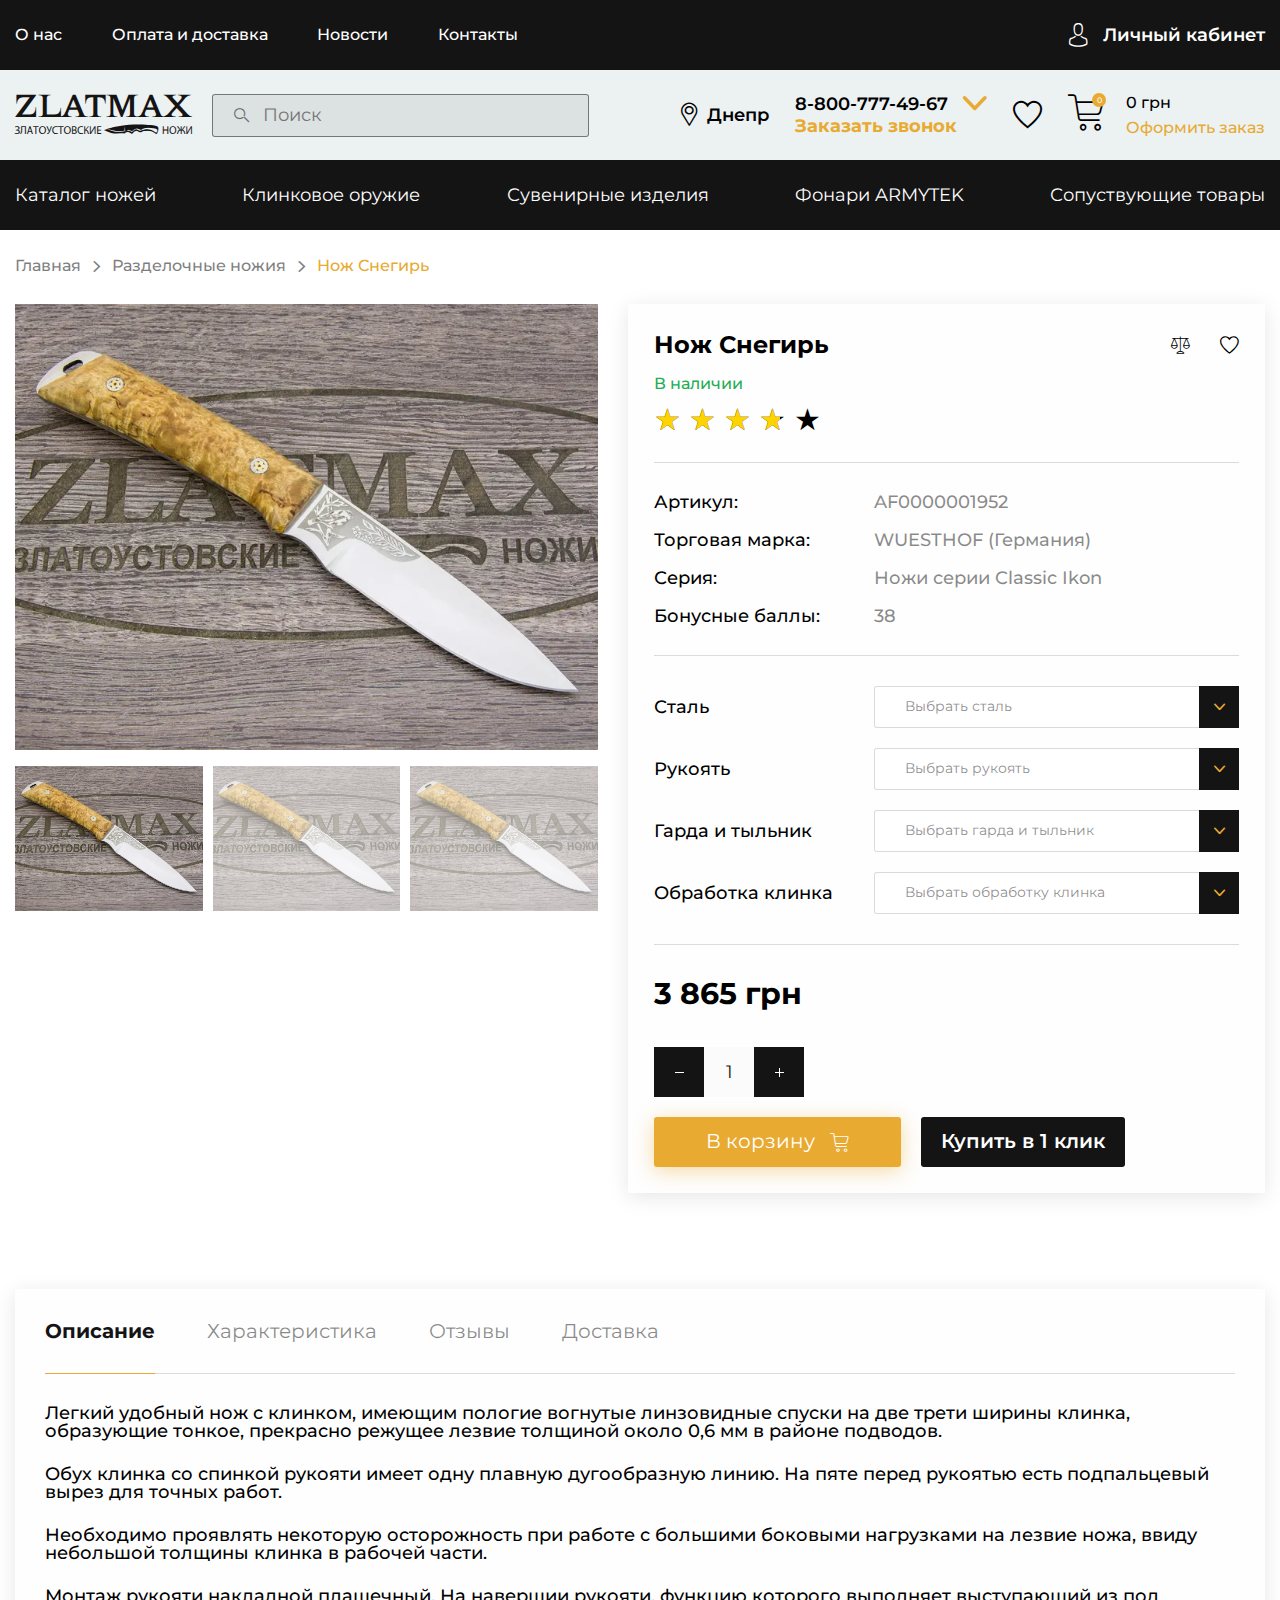
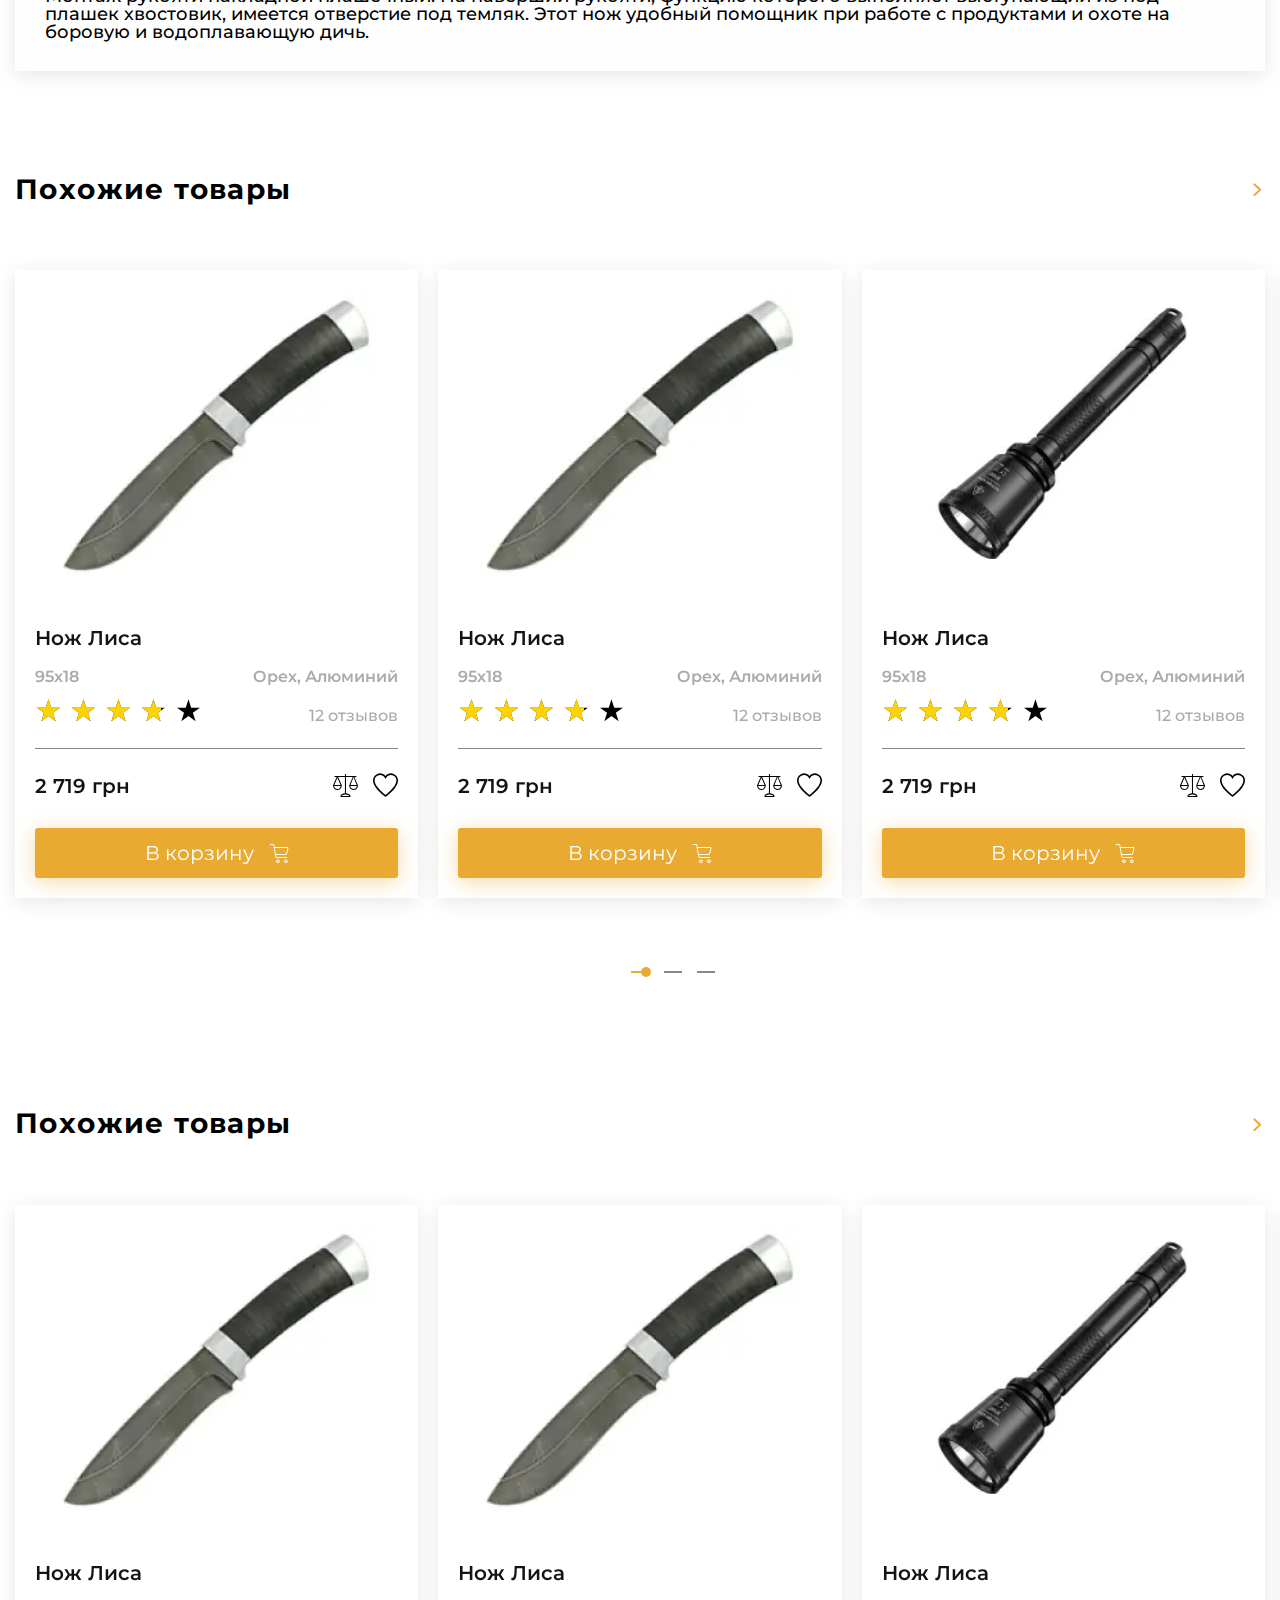
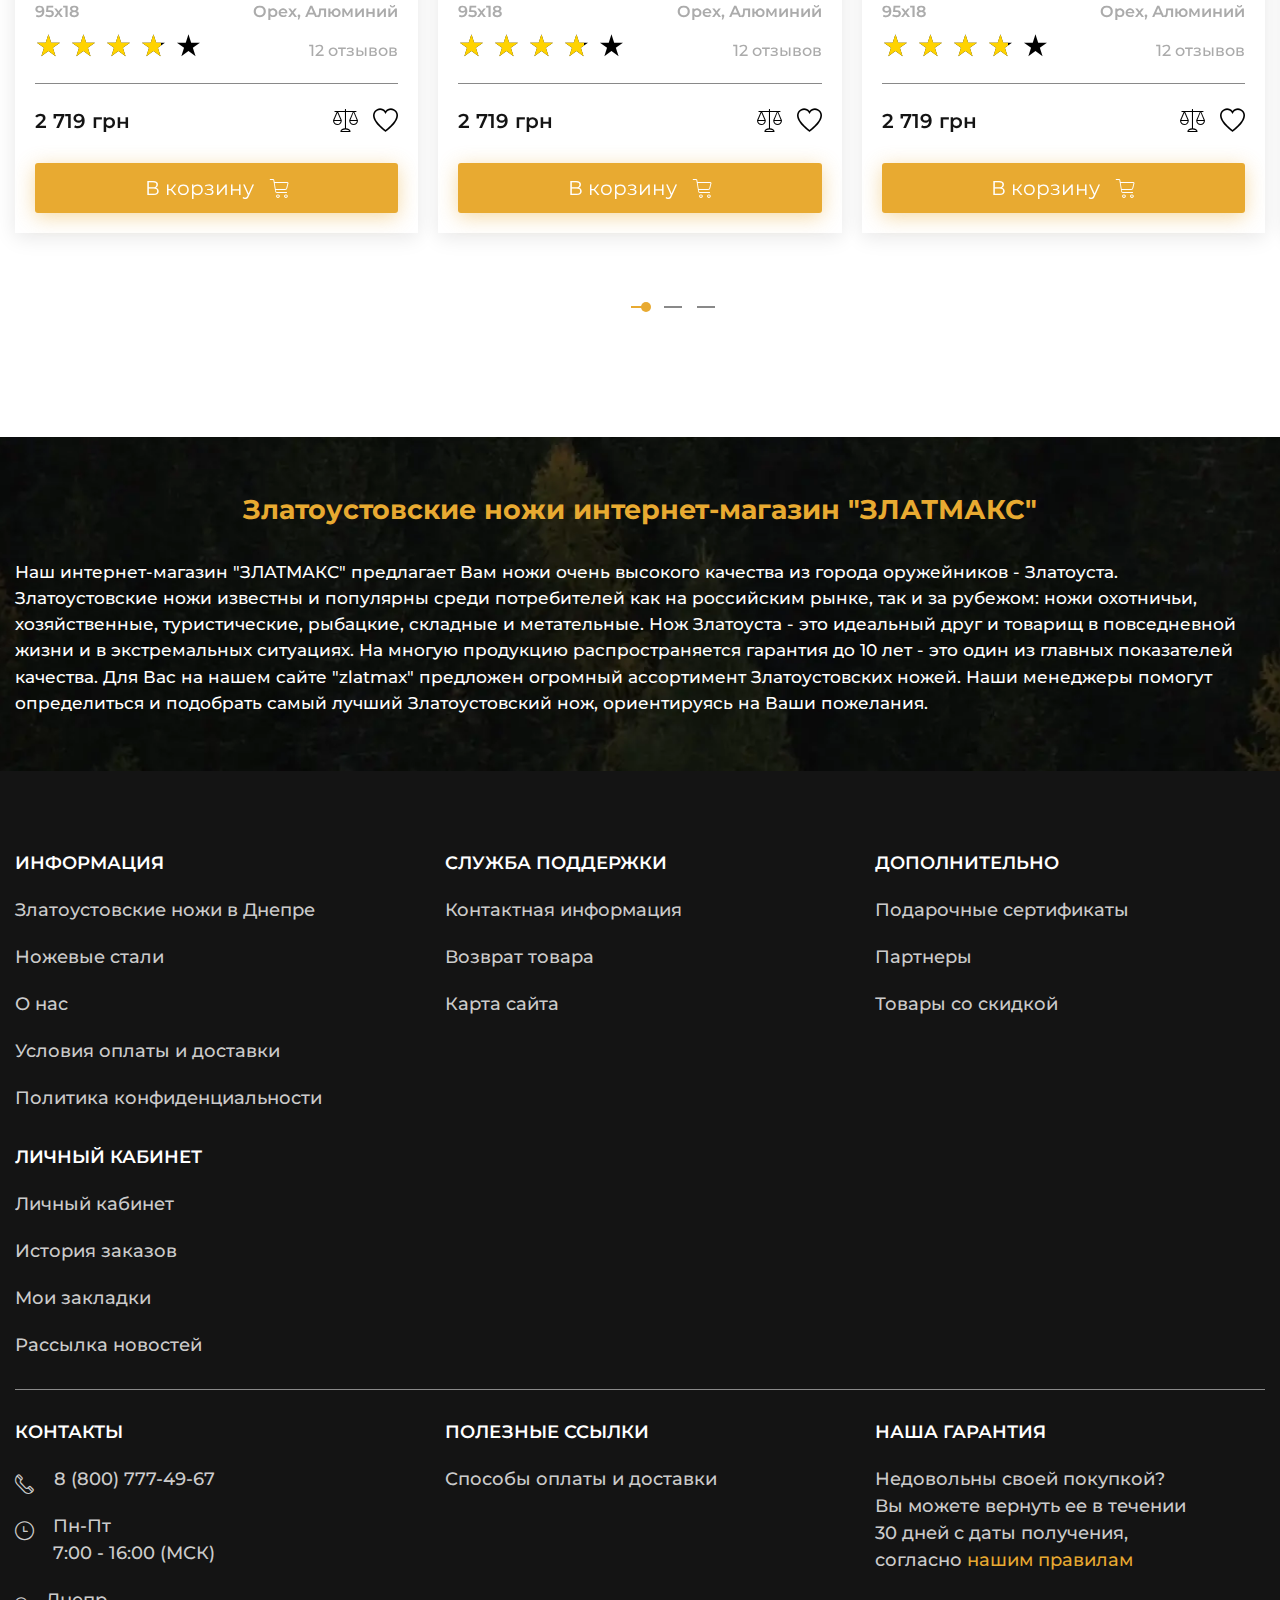
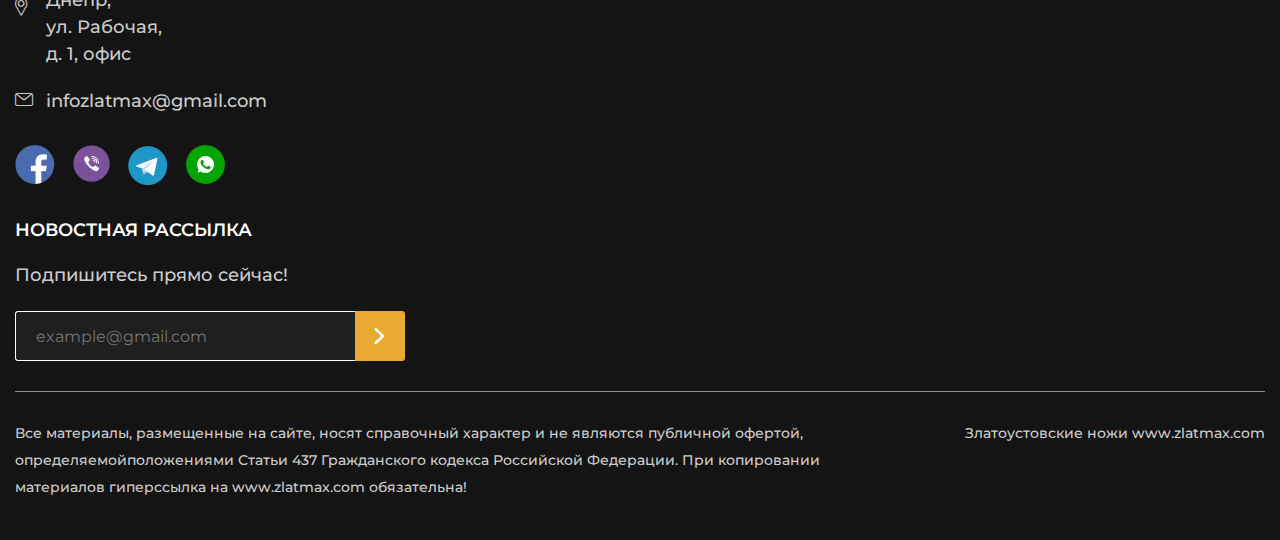
<file: product.html>
<!DOCTYPE html>
<html lang="ru">

<head>
	<title>Карточка товара</title>
	<meta charset="UTF-8">
	<meta name="format-detection" content="telephone=no">
	<!-- <style>body{opacity: 0;}</style> -->
	<link rel="stylesheet" href="css/style.min.css?_v=20220311125645">
	<!-- <link rel="shortcut icon" href="favicon.ico"> -->
	<!-- <meta name="robots" content="noindex, nofollow"> -->
	<meta name="viewport" content="width=device-width, initial-scale=1.0">
</head>

<body>
	<div class="wrapper">
		<header class="header">
			<div class="header__top top-header">
				<div class="top-header__container">
					<nav class="top-header__menu menu-top-header">
						<ul data-da=".menu__body, 991.98" class="menu-top-header__list">
							<li class="menu-top-header__item menu-top-header__item_categories"><a href="" class="menu-top-header__link menu-top-header__link_categories _icon-arrow-bottom">Каталог
									товаров</a></li>
							<li class="menu-top-header__item"><a href="" class="menu-top-header__link">О нас</a></li>
							<li class="menu-top-header__item"><a href="" class="menu-top-header__link">Оплата и доставка</a></li>
							<li class="menu-top-header__item"><a href="" class="menu-top-header__link">Новости</a></li>
							<li class="menu-top-header__item"><a href="" class="menu-top-header__link">Контакты</a></li>
						</ul>
					</nav>
					<a href="" class="top-header__user _icon-user"><span>Личный кабинет</span></a>
					<nav hidden class="menu">
						<button type="button" class="menu__icon icon-menu"><span></span></button>
						<div class="menu__body">
						</div>
					</nav>
				</div>
			</div>
			<div class="header__content content-header">
				<div class="content-header__container">
					<a href="" class="content-header__logo"></a>
					<div data-da=".categories-header__container, 479.98" class="content-header__search">
						<form action="#" class="search-header">
							<button type="submit" class="search-header__button _icon-search"></button>
							<input autocomplete="off" type="text" name="form[]" data-error="Ошибка" placeholder="Поиск" class="search-header__input">
						</form>
					</div>
					<div class="content-header__item item-header">
						<a href="" class="item-header__location _icon-location"><span>Днепр</span></a>
						<div data-da=".top-header__container, 991.99,first" class="item-header__phone phone-header">
							<div data-spollers class="phone-header__items">
								<div class="phone-header__item">
									<a href="tel:88007774967" class="phone-header__tell _icon-footer-phone"><span>8-800-777-49-67</span></a>
									<button type="button" data-spoller class="phone-header__icons _icon-arrow-bottom"></button>
									<ul class="phone-header__list">
										<li>
											<a href="tel:88007774969" class="phone-header__tell">8-800-777-49-69</a>
										</li>
										<li>
											<a href="tel:88007774970" class="phone-header__tell">8-800-777-49-70</a>
										</li>
										<li>
											<a href="tel:88007774950" class="phone-header__tell">8-800-777-49-50</a>
										</li>
									</ul>
								</div>
							</div>
							<button type="submit" data-popup="#button" class="phone-header__button">Заказать звонок</button>
						</div>
						<a href="" data-da=".top-header__container, 991.99,2" class="item-header__wish _icon-favorite"></a>
						<a href="" data-da=".top-header__container, 991.99,2" class="item-header__basket basket-header">
							<div class="basket-header__icons _icon-cart"><span>0</span></div>
							<div class="basket-header__body">
								<div class="basket-header__summ">0 грн</div>
								<div class="basket-header__order">Оформить заказ</div>
							</div>
						</a>
					</div>
				</div>
			</div>
			<div class="header__categories categories-header">
				<div class="categories-header__container">
					<nav class="categories-header__menu menu-categories">
						<button type="submit" class="menu-categories__back _icon-back">Назад</button>
						<ul class="menu-categories__list">
							<li class="menu-categories__item">
								<button data-parent="1" class="menu-categories__link">Каталог ножей</button>
							</li>
							<li class="menu-categories__item">
								<button data-parent="2" class="menu-categories__link">Клинковое оружие</button>
							</li>
							<li class="menu-categories__item">
								<button data-parent="3" class="menu-categories__link">Сувенирные изделия</button>
							</li>
							<li class="menu-categories__item">
								<button data-parent="4" class="menu-categories__link">Фонари ARMYTEK</button>
							</li>
							<li class="menu-categories__item">
								<button data-parent="5" class="menu-categories__link">Сопуствующие товары</button>
							</li>
						</ul>
						<div class="menu-categories__submenu submenu-categories">
							<button type="submit" class="submenu-categories__back _icon-back">Назад</button>
							<div class="submenu-categories__container">
								<div hidden data-submenu="1" class="submenu-categories__block">
									<div class="submenu-categories__items">
										<a href="" class="submenu-categories__link-items">Категория ножей</a>
									</div>
									<div class="submenu-categories__items">
										<a href="" class="submenu-categories__link-items">Производство ножей</a>
									</div>
									<div class="submenu-categories__items">
										<a href="" class="submenu-categories__link-items">Ножи по маркам стали</a>
									</div>
									<div class="submenu-categories__items">
										<a href="" class="submenu-categories__link-items">Заточка и полировка ножей</a>
									</div>
									<div class="submenu-categories__items">
										<a href="" class="submenu-categories__link-items">Ножевая мастерская</a>
									</div>
									<ul class="submenu-categories__list">
										<li class="submenu-categories__item"><a href="" class="submenu-categories__link">Разделочные
												ножи</a></li>
										<li class="submenu-categories__item"><a href="" class="submenu-categories__link">Туристические
												ножи</a></li>
										<li class="submenu-categories__item"><a href="" class="submenu-categories__link">Ножи
												охотничьи</a></li>
										<li class="submenu-categories__item"><a href="" class="submenu-categories__link">Булатные
												ножи</a></li>
										<li class="submenu-categories__item"><a href="" class="submenu-categories__link">Ножи из
												дамаска</a></li>
										<li class="submenu-categories__item"><a href="" class="submenu-categories__link">Тактического
												назначения</a></li>
										<li class="submenu-categories__item"><a href="" class="submenu-categories__link">Метательные
												ножи</a></li>
										<li class="submenu-categories__item"><a href="" class="submenu-categories__link">Мачете и
												кукри</a></li>
										<li class="submenu-categories__item"><a href="" class="submenu-categories__link">Ножи
												кухонные</a></li>
									</ul>
									<ul class="submenu-categories__list">
										<li class="submenu-categories__item"><a href="" class="submenu-categories__link">Ножи АИР</a>
										</li>
										<li class="submenu-categories__item"><a href="" class="submenu-categories__link">Ножи ЗИК</a>
										</li>
										<li class="submenu-categories__item"><a href="" class="submenu-categories__link">Ножи
												ЗЗОСС</a></li>
										<li class="submenu-categories__item"><a href="" class="submenu-categories__link">Ножи
												РОСоружие</a></li>
										<li class="submenu-categories__item"><a href="" class="submenu-categories__link">Ножи
												Оружейник</a></li>
										<li class="submenu-categories__item"><a href="" class="submenu-categories__link">Булат Сергея
												Баранова</a></li>
										<li class="submenu-categories__item"><a href="" class="submenu-categories__link">Булат Андрея
												Умерова</a></li>
										<li class="submenu-categories__item"><a href="" class="submenu-categories__link">Ножи
												Златкои</a></li>
										<li class="submenu-categories__item"><a href="" class="submenu-categories__link">Ножи
												Стиль-М</a></li>
										<li class="submenu-categories__item"><a href="" class="submenu-categories__link">Оружейная
												компания</a></li>
									</ul>
									<ul class="submenu-categories__list">
										<li class="submenu-categories__item"><a href="" class="submenu-categories__link">Ножи из
												стали 40х102С2М</a></li>
										<li class="submenu-categories__item"><a href="" class="submenu-categories__link">Ножи из
												стали 95х18</a></li>
										<li class="submenu-categories__item"><a href="" class="submenu-categories__link">Ножи из
												стали 100х13м</a></li>
										<li class="submenu-categories__item"><a href="" class="submenu-categories__link">Ножи из
												стали 110х18м-ШД</a></li>
										<li class="submenu-categories__item"><a href="" class="submenu-categories__link">Ножи из
												стали ЭИ-107 ТЦ</a></li>
										<li class="submenu-categories__item"><a href="" class="submenu-categories__link">Ножи из
												стали 50х14МФ</a></li>
										<li class="submenu-categories__item"><a href="" class="submenu-categories__link">Ножи из
												стали AUS-8</a></li>
										<li class="submenu-categories__item"><a href="" class="submenu-categories__link">Ножи из
												стали К340</a></li>
										<li class="submenu-categories__item"><a href="" class="submenu-categories__link">Ножи из
												стали M390</a></li>
										<li class="submenu-categories__item"><a href="" class="submenu-categories__link">Ножи из
												стали ЭП-766</a></li>
									</ul>
									<ul class="submenu-categories__list">
										<li class="submenu-categories__item"><a href="" class="submenu-categories__link">Паста
												ГОИ</a></li>
										<li class="submenu-categories__item"><a href="" class="submenu-categories__link">Алмазная
												паста</a></li>
										<li class="submenu-categories__item"><a href="" class="submenu-categories__link">Бруски и
												камни для заточки</a></li>
										<li class="submenu-categories__item"><a href="" class="submenu-categories__link">Заточные
												системы</a></li>
									</ul>
									<ul class="submenu-categories__list">
										<li class="submenu-categories__item"><a href="" class="submenu-categories__link">Ножевые
												клинки</a></li>
										<li class="submenu-categories__item"><a href="" class="submenu-categories__link">Заготовки
												для ножей</a></li>
										<li class="submenu-categories__item"><a href="" class="submenu-categories__link">Литье для
												ножей</a></li>
										<li class="submenu-categories__item"><a href="" class="submenu-categories__link">Материалы
												для рукоятей</a></li>
										<li class="submenu-categories__item"><a href="" class="submenu-categories__link">Уход за
												рукоятиями ножей</a></li>
									</ul>
									<div class="submenu-categories__footer">
										<a href="" class="submenu-categories__all">Смотреть все</a>
									</div>
									<div class="submenu-categories__footer">
										<a href="" class="submenu-categories__all">Смотреть все</a>
									</div>
									<div class="submenu-categories__footer">
										<a href="" class="submenu-categories__all">Смотреть все</a>
									</div>
									<div class="submenu-categories__footer">
										<a href="" class="submenu-categories__all">Смотреть все</a>
									</div>
									<div class="submenu-categories__footer">
										<a href="" class="submenu-categories__all">Смотреть все</a>
									</div>
								</div>
								<div hidden data-submenu="2" class="submenu-categories__block ">
									<div class="submenu-categories__items">
										<a href="" class="submenu-categories__link-items">Категория ножей</a>
									</div>
									<div class="submenu-categories__items">
										<a href="" class="submenu-categories__link-items">Производство ножей</a>
									</div>
									<div class="submenu-categories__items">
										<a href="" class="submenu-categories__link-items">Ножи по маркам стали</a>
									</div>
									<ul class="submenu-categories__list">
										<li class="submenu-categories__item"><a href="" class="submenu-categories__link">Разделочные
												ножи</a></li>
										<li class="submenu-categories__item"><a href="" class="submenu-categories__link">Туристические
												ножи</a></li>
										<li class="submenu-categories__item"><a href="" class="submenu-categories__link">Ножи
												охотничьи</a></li>
										<li class="submenu-categories__item"><a href="" class="submenu-categories__link">Булатные
												ножи</a></li>
										<li class="submenu-categories__item"><a href="" class="submenu-categories__link">Ножи из
												дамаска</a></li>
										<li class="submenu-categories__item"><a href="" class="submenu-categories__link">Тактического
												назначения</a></li>
										<li class="submenu-categories__item"><a href="" class="submenu-categories__link">Метательные
												ножи</a></li>
										<li class="submenu-categories__item"><a href="" class="submenu-categories__link">Мачете и
												кукри</a></li>
										<li class="submenu-categories__item"><a href="" class="submenu-categories__link">Ножи
												кухонные</a></li>
									</ul>
									<ul class="submenu-categories__list">
										<li class="submenu-categories__item"><a href="" class="submenu-categories__link">Ножи АИР</a>
										</li>
										<li class="submenu-categories__item"><a href="" class="submenu-categories__link">Ножи ЗИК</a>
										</li>
										<li class="submenu-categories__item"><a href="" class="submenu-categories__link">Ножи
												ЗЗОСС</a></li>
										<li class="submenu-categories__item"><a href="" class="submenu-categories__link">Ножи
												РОСоружие</a></li>
										<li class="submenu-categories__item"><a href="" class="submenu-categories__link">Ножи
												Оружейник</a></li>
										<li class="submenu-categories__item"><a href="" class="submenu-categories__link">Булат Сергея
												Баранова</a></li>
										<li class="submenu-categories__item"><a href="" class="submenu-categories__link">Булат Андрея
												Умерова</a></li>
										<li class="submenu-categories__item"><a href="" class="submenu-categories__link">Ножи
												Златкои</a></li>
										<li class="submenu-categories__item"><a href="" class="submenu-categories__link">Ножи
												Стиль-М</a></li>
										<li class="submenu-categories__item"><a href="" class="submenu-categories__link">Оружейная
												компания</a></li>
									</ul>
									<ul class="submenu-categories__list">
										<li class="submenu-categories__item"><a href="" class="submenu-categories__link">Ножи из
												стали 40х102С2М</a></li>
										<li class="submenu-categories__item"><a href="" class="submenu-categories__link">Ножи из
												стали 95х18</a></li>
										<li class="submenu-categories__item"><a href="" class="submenu-categories__link">Ножи из
												стали 100х13м</a></li>
										<li class="submenu-categories__item"><a href="" class="submenu-categories__link">Ножи из
												стали 110х18м-ШД</a></li>
										<li class="submenu-categories__item"><a href="" class="submenu-categories__link">Ножи из
												стали ЭИ-107 ТЦ</a></li>
										<li class="submenu-categories__item"><a href="" class="submenu-categories__link">Ножи из
												стали 50х14МФ</a></li>
										<li class="submenu-categories__item"><a href="" class="submenu-categories__link">Ножи из
												стали AUS-8</a></li>
										<li class="submenu-categories__item"><a href="" class="submenu-categories__link">Ножи из
												стали К340</a></li>
										<li class="submenu-categories__item"><a href="" class="submenu-categories__link">Ножи из
												стали M390</a></li>
										<li class="submenu-categories__item"><a href="" class="submenu-categories__link">Ножи из
												стали ЭП-766</a></li>
									</ul>
									<div class="submenu-categories__footer">
										<a href="" class="submenu-categories__all">Смотреть все</a>
									</div>
									<div class="submenu-categories__footer">
										<a href="" class="submenu-categories__all">Смотреть все</a>
									</div>
									<div class="submenu-categories__footer">
										<a href="" class="submenu-categories__all">Смотреть все</a>
									</div>
								</div>
								<div hidden data-submenu="3" class="submenu-categories__block">
									<div class="submenu-categories__items">
										<a href="" class="submenu-categories__link-items">Категория ножей</a>
									</div>
									<div class="submenu-categories__items">
										<a href="" class="submenu-categories__link-items">Производство ножей</a>
									</div>
									<ul class="submenu-categories__list">
										<li class="submenu-categories__item"><a href="" class="submenu-categories__link">Разделочные
												ножи</a></li>
										<li class="submenu-categories__item"><a href="" class="submenu-categories__link">Туристические
												ножи</a></li>
										<li class="submenu-categories__item"><a href="" class="submenu-categories__link">Ножи
												охотничьи</a></li>
										<li class="submenu-categories__item"><a href="" class="submenu-categories__link">Булатные
												ножи</a></li>
										<li class="submenu-categories__item"><a href="" class="submenu-categories__link">Ножи из
												дамаска</a></li>
										<li class="submenu-categories__item"><a href="" class="submenu-categories__link">Тактического
												назначения</a></li>
										<li class="submenu-categories__item"><a href="" class="submenu-categories__link">Метательные
												ножи</a></li>
										<li class="submenu-categories__item"><a href="" class="submenu-categories__link">Мачете и
												кукри</a></li>
										<li class="submenu-categories__item"><a href="" class="submenu-categories__link">Ножи
												кухонные</a></li>
									</ul>
									<ul class="submenu-categories__list">
										<li class="submenu-categories__item"><a href="" class="submenu-categories__link">Ножи АИР</a>
										</li>
										<li class="submenu-categories__item"><a href="" class="submenu-categories__link">Ножи ЗИК</a>
										</li>
										<li class="submenu-categories__item"><a href="" class="submenu-categories__link">Ножи
												ЗЗОСС</a></li>
										<li class="submenu-categories__item"><a href="" class="submenu-categories__link">Ножи
												РОСоружие</a></li>
										<li class="submenu-categories__item"><a href="" class="submenu-categories__link">Ножи
												Оружейник</a></li>
										<li class="submenu-categories__item"><a href="" class="submenu-categories__link">Булат Сергея
												Баранова</a></li>
										<li class="submenu-categories__item"><a href="" class="submenu-categories__link">Булат Андрея
												Умерова</a></li>
										<li class="submenu-categories__item"><a href="" class="submenu-categories__link">Ножи
												Златкои</a></li>
										<li class="submenu-categories__item"><a href="" class="submenu-categories__link">Ножи
												Стиль-М</a></li>
										<li class="submenu-categories__item"><a href="" class="submenu-categories__link">Оружейная
												компания</a></li>
									</ul>
									<div class="submenu-categories__footer">
										<a href="" class="submenu-categories__all">Смотреть все</a>
									</div>
									<div class="submenu-categories__footer">
										<a href="" class="submenu-categories__all">Смотреть все</a>
									</div>
								</div>
								<div hidden data-submenu="4" class="submenu-categories__block ">
									<div class="submenu-categories__items">
										<a href="" class="submenu-categories__link-items">Категория ножей</a>
									</div>
									<div class="submenu-categories__items">
										<a href="" class="submenu-categories__link-items">Производство ножей</a>
									</div>
									<div class="submenu-categories__items">
										<a href="" class="submenu-categories__link-items">Ножи по маркам стали</a>
									</div>
									<ul class="submenu-categories__list">
										<li class="submenu-categories__item"><a href="" class="submenu-categories__link">Разделочные
												ножи</a></li>
										<li class="submenu-categories__item"><a href="" class="submenu-categories__link">Туристические
												ножи</a></li>
										<li class="submenu-categories__item"><a href="" class="submenu-categories__link">Ножи
												охотничьи</a></li>
										<li class="submenu-categories__item"><a href="" class="submenu-categories__link">Булатные
												ножи</a></li>
										<li class="submenu-categories__item"><a href="" class="submenu-categories__link">Ножи из
												дамаска</a></li>
										<li class="submenu-categories__item"><a href="" class="submenu-categories__link">Тактического
												назначения</a></li>
										<li class="submenu-categories__item"><a href="" class="submenu-categories__link">Метательные
												ножи</a></li>
										<li class="submenu-categories__item"><a href="" class="submenu-categories__link">Мачете и
												кукри</a></li>
										<li class="submenu-categories__item"><a href="" class="submenu-categories__link">Ножи
												кухонные</a></li>
									</ul>
									<ul class="submenu-categories__list">
										<li class="submenu-categories__item"><a href="" class="submenu-categories__link">Ножи АИР</a>
										</li>
										<li class="submenu-categories__item"><a href="" class="submenu-categories__link">Ножи ЗИК</a>
										</li>
										<li class="submenu-categories__item"><a href="" class="submenu-categories__link">Ножи
												ЗЗОСС</a></li>
										<li class="submenu-categories__item"><a href="" class="submenu-categories__link">Ножи
												РОСоружие</a></li>
										<li class="submenu-categories__item"><a href="" class="submenu-categories__link">Ножи
												Оружейник</a></li>
										<li class="submenu-categories__item"><a href="" class="submenu-categories__link">Булат Сергея
												Баранова</a></li>
										<li class="submenu-categories__item"><a href="" class="submenu-categories__link">Булат Андрея
												Умерова</a></li>
										<li class="submenu-categories__item"><a href="" class="submenu-categories__link">Ножи
												Златкои</a></li>
										<li class="submenu-categories__item"><a href="" class="submenu-categories__link">Ножи
												Стиль-М</a></li>
										<li class="submenu-categories__item"><a href="" class="submenu-categories__link">Оружейная
												компания</a></li>
									</ul>
									<ul class="submenu-categories__list">
										<li class="submenu-categories__item"><a href="" class="submenu-categories__link">Ножи из
												стали 40х102С2М</a></li>
										<li class="submenu-categories__item"><a href="" class="submenu-categories__link">Ножи из
												стали 95х18</a></li>
										<li class="submenu-categories__item"><a href="" class="submenu-categories__link">Ножи из
												стали 100х13м</a></li>
										<li class="submenu-categories__item"><a href="" class="submenu-categories__link">Ножи из
												стали 110х18м-ШД</a></li>
										<li class="submenu-categories__item"><a href="" class="submenu-categories__link">Ножи из
												стали ЭИ-107 ТЦ</a></li>
										<li class="submenu-categories__item"><a href="" class="submenu-categories__link">Ножи из
												стали 50х14МФ</a></li>
										<li class="submenu-categories__item"><a href="" class="submenu-categories__link">Ножи из
												стали AUS-8</a></li>
										<li class="submenu-categories__item"><a href="" class="submenu-categories__link">Ножи из
												стали К340</a></li>
										<li class="submenu-categories__item"><a href="" class="submenu-categories__link">Ножи из
												стали M390</a></li>
										<li class="submenu-categories__item"><a href="" class="submenu-categories__link">Ножи из
												стали ЭП-766</a></li>
									</ul>
									<div class="submenu-categories__footer">
										<a href="" class="submenu-categories__all">Смотреть все</a>
									</div>
									<div class="submenu-categories__footer">
										<a href="" class="submenu-categories__all">Смотреть все</a>
									</div>
									<div class="submenu-categories__footer">
										<a href="" class="submenu-categories__all">Смотреть все</a>
									</div>
								</div>
								<div hidden data-submenu="5" class="submenu-categories__block">
									<div class="submenu-categories__items">
										<a href="" class="submenu-categories__link-items">Категория ножей</a>
									</div>
									<div class="submenu-categories__items">
										<a href="" class="submenu-categories__link-items">Производство ножей</a>
									</div>
									<div class="submenu-categories__items">
										<a href="" class="submenu-categories__link-items">Ножи по маркам стали</a>
									</div>
									<div class="submenu-categories__items">
										<a href="" class="submenu-categories__link-items">Заточка и полировка ножей</a>
									</div>
									<div class="submenu-categories__items">
										<a href="" class="submenu-categories__link-items">Ножевая мастерская</a>
									</div>
									<ul class="submenu-categories__list">
										<li class="submenu-categories__item"><a href="" class="submenu-categories__link">Разделочные
												ножи</a></li>
										<li class="submenu-categories__item"><a href="" class="submenu-categories__link">Туристические
												ножи</a></li>
										<li class="submenu-categories__item"><a href="" class="submenu-categories__link">Ножи
												охотничьи</a></li>
										<li class="submenu-categories__item"><a href="" class="submenu-categories__link">Булатные
												ножи</a></li>
										<li class="submenu-categories__item"><a href="" class="submenu-categories__link">Ножи из
												дамаска</a></li>
										<li class="submenu-categories__item"><a href="" class="submenu-categories__link">Тактического
												назначения</a></li>
										<li class="submenu-categories__item"><a href="" class="submenu-categories__link">Метательные
												ножи</a></li>
										<li class="submenu-categories__item"><a href="" class="submenu-categories__link">Мачете и
												кукри</a></li>
										<li class="submenu-categories__item"><a href="" class="submenu-categories__link">Ножи
												кухонные</a></li>
									</ul>
									<ul class="submenu-categories__list">
										<li class="submenu-categories__item"><a href="" class="submenu-categories__link">Ножи АИР</a>
										</li>
										<li class="submenu-categories__item"><a href="" class="submenu-categories__link">Ножи ЗИК</a>
										</li>
										<li class="submenu-categories__item"><a href="" class="submenu-categories__link">Ножи
												ЗЗОСС</a></li>
										<li class="submenu-categories__item"><a href="" class="submenu-categories__link">Ножи
												РОСоружие</a></li>
										<li class="submenu-categories__item"><a href="" class="submenu-categories__link">Ножи
												Оружейник</a></li>
										<li class="submenu-categories__item"><a href="" class="submenu-categories__link">Булат Сергея
												Баранова</a></li>
										<li class="submenu-categories__item"><a href="" class="submenu-categories__link">Булат Андрея
												Умерова</a></li>
										<li class="submenu-categories__item"><a href="" class="submenu-categories__link">Ножи
												Златкои</a></li>
										<li class="submenu-categories__item"><a href="" class="submenu-categories__link">Ножи
												Стиль-М</a></li>
										<li class="submenu-categories__item"><a href="" class="submenu-categories__link">Оружейная
												компания</a></li>
									</ul>
									<ul class="submenu-categories__list">
										<li class="submenu-categories__item"><a href="" class="submenu-categories__link">Ножи из
												стали 40х102С2М</a></li>
										<li class="submenu-categories__item"><a href="" class="submenu-categories__link">Ножи из
												стали 95х18</a></li>
										<li class="submenu-categories__item"><a href="" class="submenu-categories__link">Ножи из
												стали 100х13м</a></li>
										<li class="submenu-categories__item"><a href="" class="submenu-categories__link">Ножи из
												стали 110х18м-ШД</a></li>
										<li class="submenu-categories__item"><a href="" class="submenu-categories__link">Ножи из
												стали ЭИ-107 ТЦ</a></li>
										<li class="submenu-categories__item"><a href="" class="submenu-categories__link">Ножи из
												стали 50х14МФ</a></li>
										<li class="submenu-categories__item"><a href="" class="submenu-categories__link">Ножи из
												стали AUS-8</a></li>
										<li class="submenu-categories__item"><a href="" class="submenu-categories__link">Ножи из
												стали К340</a></li>
										<li class="submenu-categories__item"><a href="" class="submenu-categories__link">Ножи из
												стали M390</a></li>
										<li class="submenu-categories__item"><a href="" class="submenu-categories__link">Ножи из
												стали ЭП-766</a></li>
									</ul>
									<ul class="submenu-categories__list">
										<li class="submenu-categories__item"><a href="" class="submenu-categories__link">Паста
												ГОИ</a></li>
										<li class="submenu-categories__item"><a href="" class="submenu-categories__link">Алмазная
												паста</a></li>
										<li class="submenu-categories__item"><a href="" class="submenu-categories__link">Бруски и
												камни для заточки</a></li>
										<li class="submenu-categories__item"><a href="" class="submenu-categories__link">Заточные
												системы</a></li>
									</ul>
									<ul class="submenu-categories__list">
										<li class="submenu-categories__item"><a href="" class="submenu-categories__link">Ножевые
												клинки</a></li>
										<li class="submenu-categories__item"><a href="" class="submenu-categories__link">Заготовки
												для ножей</a></li>
										<li class="submenu-categories__item"><a href="" class="submenu-categories__link">Литье для
												ножей</a></li>
										<li class="submenu-categories__item"><a href="" class="submenu-categories__link">Материалы
												для рукоятей</a></li>
										<li class="submenu-categories__item"><a href="" class="submenu-categories__link">Уход за
												рукоятиями ножей</a></li>
									</ul>
									<div class="submenu-categories__footer">
										<a href="" class="submenu-categories__all">Смотреть все</a>
									</div>
									<div class="submenu-categories__footer">
										<a href="" class="submenu-categories__all">Смотреть все</a>
									</div>
									<div class="submenu-categories__footer">
										<a href="" class="submenu-categories__all">Смотреть все</a>
									</div>
									<div class="submenu-categories__footer">
										<a href="" class="submenu-categories__all">Смотреть все</a>
									</div>
									<div class="submenu-categories__footer">
										<a href="" class="submenu-categories__all">Смотреть все</a>
									</div>
								</div>
							</div>
						</div>
					</nav>
				</div>
			</div>
		</header>
		<main class="page ">
			<div class="page__header">
				<div class="page__container">
					<nav class="page__breadcrums breadcrums">
						<ul class="breadcrums__list">
							<li class="breadcrums__item">
								<a href="" class="breadcrums__link">Главная</a>
							</li>
							<li class="breadcrums__item">
								<a href="" class="breadcrums__link">Разделочные ножия</a>
							</li>
							<li class="breadcrums__item">
								<span class="breadcrums__current">Нож Снегирь</span>
							</li>
						</ul>
					</nav>
				</div>
			</div>
			<div class="product">
				<div class="product__container">
					<div class="product__main main-product">
						<div class="main-product__images images-product">
							<div class="images-product__slider swiper">
								<div class="images-product__wrapper swiper-wrapper">
									<div class="images-product__slide-ibg swiper-slide">
										<picture><source srcset="img/main-phoduct/01.webp" type="image/webp"><img src="img/main-phoduct/01.jpg" alt=""></picture>
									</div>
									<div class="images-product__slide-ibg swiper-slide">
										<picture><source srcset="img/main-phoduct/01.webp" type="image/webp"><img src="img/main-phoduct/01.jpg" alt=""></picture>
									</div>
									<div class="images-product__slide-ibg swiper-slide">
										<picture><source srcset="img/main-phoduct/01.webp" type="image/webp"><img src="img/main-phoduct/01.jpg" alt=""></picture>
									</div>
									<div class="images-product__slide-ibg swiper-slide">
										<picture><source srcset="img/main-phoduct/01.webp" type="image/webp"><img src="img/main-phoduct/01.jpg" alt=""></picture>
									</div>
									<div class="images-product__slide-ibg swiper-slide">
										<picture><source srcset="img/main-phoduct/01.webp" type="image/webp"><img src="img/main-phoduct/01.jpg" alt=""></picture>
									</div>
								</div>
							</div>
							<div class="images-product__thumbs thumbs-images swiper">
								<div class="thumbs-images__wrapper swiper-wrapper">
									<div class="thumbs-images__slide-ibg swiper-slide">
										<picture><source srcset="img/main-phoduct/01.webp" type="image/webp"><img src="img/main-phoduct/01.jpg" alt=""></picture>
									</div>
									<div class="thumbs-images__slide-ibg swiper-slide">
										<picture><source srcset="img/main-phoduct/01.webp" type="image/webp"><img src="img/main-phoduct/01.jpg" alt=""></picture>
									</div>
									<div class="thumbs-images__slide-ibg swiper-slide">
										<picture><source srcset="img/main-phoduct/01.webp" type="image/webp"><img src="img/main-phoduct/01.jpg" alt=""></picture>
									</div>
									<div class="thumbs-images__slide-ibg swiper-slide">
										<picture><source srcset="img/main-phoduct/01.webp" type="image/webp"><img src="img/main-phoduct/01.jpg" alt=""></picture>
									</div>
									<div class="thumbs-images__slide-ibg swiper-slide">
										<picture><source srcset="img/main-phoduct/01.webp" type="image/webp"><img src="img/main-phoduct/01.jpg" alt=""></picture>
									</div>
								</div>
							</div>
						</div>
						<div class="main-product__body body-product">
							<div class="body-product__header header-product">
								<div class="header-product__line">
									<h2 class="header-product__title">Нож Снегирь</h2>
									<a href="" class="header-product__link _icon-compare"></a>
									<a href="" class="header-product__link _icon-favorite"></a>
								</div>
								<div class="header-product__stock">В наличии</div>
								<div class="header-product__rating rating rating_set">
									<div class="rating__body">
										<div class="rating__active"></div>
										<div class="rating__items">
											<input type="radio" class="rating__item" value="1" name="rating">
											<input type="radio" class="rating__item" value="2" name="rating">
											<input type="radio" class="rating__item" value="3" name="rating">
											<input type="radio" class="rating__item" value="4" name="rating">
											<input type="radio" class="rating__item" value="5" name="rating">
										</div>
									</div>
									<div class="rating__value">3.6</div>
								</div>
							</div>
							<div class="body-product__table table-product">
								<div class="table-product__label">Артикул:</div>
								<div class="table-product__value">AF0000001952</div>
								<div class="table-product__label">Торговая марка:</div>
								<div class="table-product__value">WUESTHOF (Германия)</div>
								<div class="table-product__label">Серия:</div>
								<div class="table-product__value">Ножи серии Classic Ikon</div>
								<div class="table-product__label">Бонусные баллы: </div>
								<div class="table-product__value">38</div>
							</div>
							<div class="body-product__option option-product">
								<div class="option-product__row">
									<div class="option-product__label">Сталь</div>
									<div class="option-product__value">
										<select name="form[]" class="product">
											<option value="1" selected>Выбрать сталь</option>
											<option value="2">100Х13М</option>
											<option value="3">110Х18М-ШД</option>
											<option value="4">40Х10С2М (ЭИ-107)</option>
											<option value="2">100Х13М</option>
											<option value="3">110Х18М-ШД</option>
											<option value="4">40Х10С2М (ЭИ-107)</option>
										</select>
									</div>
								</div>
								<div class="option-product__row">
									<div class="option-product__label">Рукоять</div>
									<div class="option-product__value">
										<select name="form[]" class="product">
											<option value="1" selected>Выбрать рукоять</option>
											<option value="2">100Х13М</option>
											<option value="3">110Х18М-ШД</option>
											<option value="4">40Х10С2М (ЭИ-107)</option>
											<option value="2">100Х13М</option>
											<option value="3">110Х18М-ШД</option>
											<option value="4">40Х10С2М (ЭИ-107)</option>
										</select>
									</div>
								</div>
								<div class="option-product__row">
									<div class="option-product__label">Гарда и тыльник</div>
									<div class="option-product__value">
										<select name="form[]" class="product">
											<option value="1" selected>Выбрать гарда и тыльник</option>
											<option value="2">100Х13М</option>
											<option value="3">110Х18М-ШД</option>
											<option value="4">40Х10С2М (ЭИ-107)</option>
											<option value="2">100Х13М</option>
											<option value="3">110Х18М-ШД</option>
											<option value="4">40Х10С2М (ЭИ-107)</option>
										</select>
									</div>
								</div>
								<div class="option-product__row">
									<div class="option-product__label">Обработка клинка</div>
									<div class="option-product__value">
										<select name="form[]" class="product">
											<option value="1" selected>Выбрать обработку клинка</option>
											<option value="2">100Х13М</option>
											<option value="3">110Х18М-ШД</option>
											<option value="4">40Х10С2М (ЭИ-107)</option>
											<option value="2">100Х13М</option>
											<option value="3">110Х18М-ШД</option>
											<option value="4">40Х10С2М (ЭИ-107)</option>
										</select>
									</div>
								</div>
							</div>
							<div class="body-product__actions actions-product">
								<div class="actions-product__price">3 865 грн</div>
								<div class="actions-product__row">
									<div class="actions-product__quantity quantity">
										<button type="button" class="quantity__button quantity__button_minus"></button>
										<div class="quantity__input">
											<input autocomplete="off" type="text" name="form[]" value="1">
										</div>
										<button type="button" class="quantity__button quantity__button_plus"></button>
									</div>
									<div class="actions-product__buttons">
										<a href="" class="actions-product__cart button"><span class="_icon-cart">В
												корзину</span></a>
										<a href="" class="actions-product__button button button_black">Купить в 1 клик</a>
									</div>
								</div>
							</div>
						</div>
					</div>
					<div data-tabs="992" class="product__tabs tabs-produck">
						<nav data-tabs-titles class="tabs-produck__navigation">
							<button type="button" class="tabs-produck__title _tab-active">Описание</button>
							<button type="button" class="tabs-produck__title">Характеристика</button>
							<button type="button" class="tabs-produck__title">Отзывы</button>
							<button type="button" class="tabs-produck__title">Доставка</button>
						</nav>
						<div data-tabs-body class="tabs-produck__content">
							<div class="tabs-produck__body">
								<p>
									Легкий удобный нож с клинком, имеющим пологие вогнутые линзовидные спуски на две трети ширины
									клинка, образующие тонкое,
									прекрасно режущее лезвие толщиной около 0,6 мм в районе подводов.
								</p>

								<p>Обух клинка со спинкой рукояти имеет одну плавную дугообразную линию. На пяте перед рукоятью
									есть подпальцевый вырез для точных работ. </p>

								<p>
									Необходимо проявлять некоторую осторожность при работе с большими боковыми нагрузками на
									лезвие ножа, ввиду небольшой толщины клинка
									в рабочей части.
								</p>

								<p>
									Монтаж рукояти накладной плашечный. На навершии рукояти, функцию которого выполняет
									выступающий из под плашек хвостовик,
									имеется отверстие под темляк. Этот нож удобный помощник при работе с продуктами и охоте на
									боровую и водоплавающую дичь.
								</p>
							</div>
							<div class="tabs-produck__body">
								<p>
									Легкий удобный нож с клинком, имеющим пологие вогнутые линзовидные спуски на две трети ширины
									клинка, образующие тонкое,
									прекрасно режущее лезвие толщиной около 0,6 мм в районе подводов.
								</p>

								<p>Обух клинка со спинкой рукояти имеет одну плавную дугообразную линию. На пяте перед рукоятью
									есть подпальцевый вырез для точных работ. </p>

								<p>
									Необходимо проявлять некоторую осторожность при работе с большими боковыми нагрузками на
									лезвие ножа, ввиду небольшой толщины клинка
									в рабочей части.
								</p>
							</div>
							<div class="tabs-produck__body">
								<p>
									Легкий удобный нож с клинком, имеющим пологие вогнутые линзовидные спуски на две трети ширины
									клинка, образующие тонкое,
									прекрасно режущее лезвие толщиной около 0,6 мм в районе подводов.
								</p>

								<p>Обух клинка со спинкой рукояти имеет одну плавную дугообразную линию. На пяте перед рукоятью
									есть подпальцевый вырез для точных работ. </p>

								<p>
									Необходимо проявлять некоторую осторожность при работе с большими боковыми нагрузками на
									лезвие ножа, ввиду небольшой толщины клинка
									в рабочей части.
								</p>

								<p>
									Монтаж рукояти накладной плашечный. На навершии рукояти, функцию которого выполняет
									выступающий из под плашек хвостовик,
									имеется отверстие под темляк. Этот нож удобный помощник при работе с продуктами и охоте на
									боровую и водоплавающую дичь.
								</p>
							</div>
							<div class="tabs-produck__body">
								<p>
									Легкий удобный нож с клинком, имеющим пологие вогнутые линзовидные спуски на две трети ширины
									клинка, образующие тонкое,
									прекрасно режущее лезвие толщиной около 0,6 мм в районе подводов.
								</p>
								<p>
									Монтаж рукояти накладной плашечный. На навершии рукояти, функцию которого выполняет
									выступающий из под плашек хвостовик,
									имеется отверстие под темляк. Этот нож удобный помощник при работе с продуктами и охоте на
									боровую и водоплавающую дичь.
								</p>
							</div>
						</div>
					</div>
				</div>
			</div>
			<section class="page__hits-product hits-product">
				<section class="products-slider">
					<div class="products-slider__container">
						<div class="products-slider__header">
							<h2 class="products-slider__title">Похожие товары</h2>
							<a href="" class="products-slider__more"></a>
						</div>
						<div class="products-slider__slider swiper">
							<div class="products-slider__wrapper swiper-wrapper">
								<div class="products-slider__slide swiper-slide">
									<article class="product-card">
										<a href="" class="product-card__image">
											<span class="product-card__item-image-ibg product-card__item-image-ibg_contain">
												<picture><source srcset="img/product/01.webp" type="image/webp"><img src="img/product/01.jpg" alt="Картинка"></picture>
											</span>
										</a>
										<div class="product-card__body">
											<h4 class="product-card__title">
												<a href="" class="product-card__link-title">Нож Лиса</a>
											</h4>
											<div class="product-card__info info-product-card">
												<div class="info-product-card__size">95х18</div>
												<div class="info-product-card__materials">Орех, Алюминий</div>
											</div>
											<div class="product-card__rating rating rating_set">
												<div class="rating__body">
													<div class="rating__active"></div>
													<div class="rating__items">
														<input type="radio" class="rating__item" value="1" name="rating">
														<input type="radio" class="rating__item" value="2" name="rating">
														<input type="radio" class="rating__item" value="3" name="rating">
														<input type="radio" class="rating__item" value="4" name="rating">
														<input type="radio" class="rating__item" value="5" name="rating">
													</div>
												</div>
												<div class="rating__value">3.6</div>
												<div class="rating__info">12 отзывов</div>
											</div>
											<div class="product-card__footer">
												<div class="product-card__price">2 719 грн</div>
												<a href="" class="product-card__compare _icon-compare"></a>
												<a href="" class="product-card__favorite _icon-favorite"></a>
											</div>
											<button type="button" class="product-card__cart button"><span class="_icon-cart">В
													корзину</span></button>
										</div>
									</article>
								</div>
								<div class="products-slider__slide swiper-slide">
									<article class="product-card">
										<a href="" class="product-card__image">
											<span class="product-card__item-image-ibg product-card__item-image-ibg_contain">
												<picture><source srcset="img/product/01.webp" type="image/webp"><img src="img/product/01.jpg" alt="Картинка"></picture>
											</span>
										</a>
										<div class="product-card__body">
											<h4 class="product-card__title">
												<a href="" class="product-card__link-title">Нож Лиса</a>
											</h4>
											<div class="product-card__info info-product-card">
												<div class="info-product-card__size">95х18</div>
												<div class="info-product-card__materials">Орех, Алюминий</div>
											</div>
											<div class="product-card__rating rating rating_set">
												<div class="rating__body">
													<div class="rating__active"></div>
													<div class="rating__items">
														<input type="radio" class="rating__item" value="1" name="rating">
														<input type="radio" class="rating__item" value="2" name="rating">
														<input type="radio" class="rating__item" value="3" name="rating">
														<input type="radio" class="rating__item" value="4" name="rating">
														<input type="radio" class="rating__item" value="5" name="rating">
													</div>
												</div>
												<div class="rating__value">3.6</div>
												<div class="rating__info">12 отзывов</div>
											</div>
											<div class="product-card__footer">
												<div class="product-card__price">2 719 грн</div>
												<a href="" class="product-card__compare _icon-compare"></a>
												<a href="" class="product-card__favorite _icon-favorite"></a>
											</div>
											<button type="button" class="product-card__cart button"><span class="_icon-cart">В
													корзину</span></button>
										</div>
									</article>
								</div>
								<div class="products-slider__slide swiper-slide">
									<article class="product-card">
										<a href="" class="product-card__image">
											<span class="product-card__item-image-ibg product-card__item-image-ibg_contain">
												<picture><source srcset="img/product/02.webp" type="image/webp"><img src="img/product/02.jpg" alt="Картинка"></picture>
											</span>
										</a>
										<div class="product-card__body">
											<h4 class="product-card__title">
												<a href="" class="product-card__link-title">Нож Лиса</a>
											</h4>
											<div class="product-card__info info-product-card">
												<div class="info-product-card__size">95х18</div>
												<div class="info-product-card__materials">Орех, Алюминий</div>
											</div>
											<div class="product-card__rating rating rating_set">
												<div class="rating__body">
													<div class="rating__active"></div>
													<div class="rating__items">
														<input type="radio" class="rating__item" value="1" name="rating">
														<input type="radio" class="rating__item" value="2" name="rating">
														<input type="radio" class="rating__item" value="3" name="rating">
														<input type="radio" class="rating__item" value="4" name="rating">
														<input type="radio" class="rating__item" value="5" name="rating">
													</div>
												</div>
												<div class="rating__value">3.6</div>
												<div class="rating__info">12 отзывов</div>
											</div>
											<div class="product-card__footer">
												<div class="product-card__price">2 719 грн</div>
												<a href="" class="product-card__compare _icon-compare"></a>
												<a href="" class="product-card__favorite _icon-favorite"></a>
											</div>
											<button type="button" class="product-card__cart button"><span class="_icon-cart">В
													корзину</span></button>
										</div>
									</article>
								</div>
								<div class="products-slider__slide swiper-slide">
									<article class="product-card">
										<a href="" class="product-card__image">
											<span class="product-card__item-image-ibg product-card__item-image-ibg_contain">
												<picture><source srcset="img/product/01.webp" type="image/webp"><img src="img/product/01.jpg" alt="Картинка"></picture>
											</span>
										</a>
										<div class="product-card__body">
											<h4 class="product-card__title">
												<a href="" class="product-card__link-title">Нож Лиса</a>
											</h4>
											<div class="product-card__info info-product-card">
												<div class="info-product-card__size">95х18</div>
												<div class="info-product-card__materials">Орех, Алюминий</div>
											</div>
											<div class="product-card__rating rating rating_set">
												<div class="rating__body">
													<div class="rating__active"></div>
													<div class="rating__items">
														<input type="radio" class="rating__item" value="1" name="rating">
														<input type="radio" class="rating__item" value="2" name="rating">
														<input type="radio" class="rating__item" value="3" name="rating">
														<input type="radio" class="rating__item" value="4" name="rating">
														<input type="radio" class="rating__item" value="5" name="rating">
													</div>
												</div>
												<div class="rating__value">3.6</div>
												<div class="rating__info">12 отзывов</div>
											</div>
											<div class="product-card__footer">
												<div class="product-card__price">2 719 грн</div>
												<a href="" class="product-card__compare _icon-compare"></a>
												<a href="" class="product-card__favorite _icon-favorite"></a>
											</div>
											<button type="button" class="product-card__cart button"><span class="_icon-cart">В
													корзину</span></button>
										</div>
									</article>
								</div>
								<div class="products-slider__slide swiper-slide">
									<article class="product-card">
										<a href="" class="product-card__image">
											<span class="product-card__item-image-ibg product-card__item-image-ibg_contain">
												<picture><source srcset="img/product/02.webp" type="image/webp"><img src="img/product/02.jpg" alt="Картинка"></picture>
											</span>
										</a>
										<div class="product-card__body">
											<h4 class="product-card__title">
												<a href="" class="product-card__link-title">Нож Лиса</a>
											</h4>
											<div class="product-card__info info-product-card">
												<div class="info-product-card__size">95х18</div>
												<div class="info-product-card__materials">Орех, Алюминий</div>
											</div>
											<div class="product-card__rating rating rating_set">
												<div class="rating__body">
													<div class="rating__active"></div>
													<div class="rating__items">
														<input type="radio" class="rating__item" value="1" name="rating">
														<input type="radio" class="rating__item" value="2" name="rating">
														<input type="radio" class="rating__item" value="3" name="rating">
														<input type="radio" class="rating__item" value="4" name="rating">
														<input type="radio" class="rating__item" value="5" name="rating">
													</div>
												</div>
												<div class="rating__value">3.6</div>
												<div class="rating__info">12 отзывов</div>
											</div>
											<div class="product-card__footer">
												<div class="product-card__price">2 719 грн</div>
												<a href="" class="product-card__compare _icon-compare"></a>
												<a href="" class="product-card__favorite _icon-favorite"></a>
											</div>
											<button type="button" class="product-card__cart button"><span class="_icon-cart">В
													корзину</span></button>
										</div>
									</article>
								</div>
								<div class="products-slider__slide swiper-slide">
									<article class="product-card">
										<a href="" class="product-card__image">
											<span class="product-card__item-image-ibg product-card__item-image-ibg_contain">
												<picture><source srcset="img/product/01.webp" type="image/webp"><img src="img/product/01.jpg" alt="Картинка"></picture>
											</span>
										</a>
										<div class="product-card__body">
											<h4 class="product-card__title">
												<a href="" class="product-card__link-title">Нож Лиса</a>
											</h4>
											<div class="product-card__info info-product-card">
												<div class="info-product-card__size">95х18</div>
												<div class="info-product-card__materials">Орех, Алюминий</div>
											</div>
											<div class="product-card__rating rating rating_set">
												<div class="rating__body">
													<div class="rating__active"></div>
													<div class="rating__items">
														<input type="radio" class="rating__item" value="1" name="rating">
														<input type="radio" class="rating__item" value="2" name="rating">
														<input type="radio" class="rating__item" value="3" name="rating">
														<input type="radio" class="rating__item" value="4" name="rating">
														<input type="radio" class="rating__item" value="5" name="rating">
													</div>
												</div>
												<div class="rating__value">3.6</div>
												<div class="rating__info">12 отзывов</div>
											</div>
											<div class="product-card__footer">
												<div class="product-card__price">2 719 грн</div>
												<a href="" class="product-card__compare _icon-compare"></a>
												<a href="" class="product-card__favorite _icon-favorite"></a>
											</div>
											<button type="button" class="product-card__cart button"><span class="_icon-cart">В
													корзину</span></button>
										</div>
									</article>
								</div>
								<div class="products-slider__slide swiper-slide">
									<article class="product-card">
										<a href="" class="product-card__image">
											<span class="product-card__item-image-ibg product-card__item-image-ibg_contain">
												<picture><source srcset="img/product/02.webp" type="image/webp"><img src="img/product/02.jpg" alt="Картинка"></picture>
											</span>
										</a>
										<div class="product-card__body">
											<h4 class="product-card__title">
												<a href="" class="product-card__link-title">Нож Лиса</a>
											</h4>
											<div class="product-card__info info-product-card">
												<div class="info-product-card__size">95х18</div>
												<div class="info-product-card__materials">Орех, Алюминий</div>
											</div>
											<div class="product-card__rating rating rating_set">
												<div class="rating__body">
													<div class="rating__active"></div>
													<div class="rating__items">
														<input type="radio" class="rating__item" value="1" name="rating">
														<input type="radio" class="rating__item" value="2" name="rating">
														<input type="radio" class="rating__item" value="3" name="rating">
														<input type="radio" class="rating__item" value="4" name="rating">
														<input type="radio" class="rating__item" value="5" name="rating">
													</div>
												</div>
												<div class="rating__value">3.6</div>
												<div class="rating__info">12 отзывов</div>
											</div>
											<div class="product-card__footer">
												<div class="product-card__price">2 719 грн</div>
												<a href="" class="product-card__compare _icon-compare"></a>
												<a href="" class="product-card__favorite _icon-favorite"></a>
											</div>
											<button type="button" class="product-card__cart button"><span class="_icon-cart">В
													корзину</span></button>
										</div>
									</article>
								</div>
							</div>
							<div class="products-slider__dotts"></div>
						</div>
					</div>
				</section>
			</section>
			<section class="page__hits-product hits-product">
				<section class="products-slider">
					<div class="products-slider__container">
						<div class="products-slider__header">
							<h2 class="products-slider__title">Похожие товары</h2>
							<a href="" class="products-slider__more"></a>
						</div>
						<div class="products-slider__slider swiper">
							<div class="products-slider__wrapper swiper-wrapper">
								<div class="products-slider__slide swiper-slide">
									<article class="product-card">
										<a href="" class="product-card__image">
											<span class="product-card__item-image-ibg product-card__item-image-ibg_contain">
												<picture><source srcset="img/product/01.webp" type="image/webp"><img src="img/product/01.jpg" alt="Картинка"></picture>
											</span>
										</a>
										<div class="product-card__body">
											<h4 class="product-card__title">
												<a href="" class="product-card__link-title">Нож Лиса</a>
											</h4>
											<div class="product-card__info info-product-card">
												<div class="info-product-card__size">95х18</div>
												<div class="info-product-card__materials">Орех, Алюминий</div>
											</div>
											<div class="product-card__rating rating rating_set">
												<div class="rating__body">
													<div class="rating__active"></div>
													<div class="rating__items">
														<input type="radio" class="rating__item" value="1" name="rating">
														<input type="radio" class="rating__item" value="2" name="rating">
														<input type="radio" class="rating__item" value="3" name="rating">
														<input type="radio" class="rating__item" value="4" name="rating">
														<input type="radio" class="rating__item" value="5" name="rating">
													</div>
												</div>
												<div class="rating__value">3.6</div>
												<div class="rating__info">12 отзывов</div>
											</div>
											<div class="product-card__footer">
												<div class="product-card__price">2 719 грн</div>
												<a href="" class="product-card__compare _icon-compare"></a>
												<a href="" class="product-card__favorite _icon-favorite"></a>
											</div>
											<button type="button" class="product-card__cart button"><span class="_icon-cart">В
													корзину</span></button>
										</div>
									</article>
								</div>
								<div class="products-slider__slide swiper-slide">
									<article class="product-card">
										<a href="" class="product-card__image">
											<span class="product-card__item-image-ibg product-card__item-image-ibg_contain">
												<picture><source srcset="img/product/01.webp" type="image/webp"><img src="img/product/01.jpg" alt="Картинка"></picture>
											</span>
										</a>
										<div class="product-card__body">
											<h4 class="product-card__title">
												<a href="" class="product-card__link-title">Нож Лиса</a>
											</h4>
											<div class="product-card__info info-product-card">
												<div class="info-product-card__size">95х18</div>
												<div class="info-product-card__materials">Орех, Алюминий</div>
											</div>
											<div class="product-card__rating rating rating_set">
												<div class="rating__body">
													<div class="rating__active"></div>
													<div class="rating__items">
														<input type="radio" class="rating__item" value="1" name="rating">
														<input type="radio" class="rating__item" value="2" name="rating">
														<input type="radio" class="rating__item" value="3" name="rating">
														<input type="radio" class="rating__item" value="4" name="rating">
														<input type="radio" class="rating__item" value="5" name="rating">
													</div>
												</div>
												<div class="rating__value">3.6</div>
												<div class="rating__info">12 отзывов</div>
											</div>
											<div class="product-card__footer">
												<div class="product-card__price">2 719 грн</div>
												<a href="" class="product-card__compare _icon-compare"></a>
												<a href="" class="product-card__favorite _icon-favorite"></a>
											</div>
											<button type="button" class="product-card__cart button"><span class="_icon-cart">В
													корзину</span></button>
										</div>
									</article>
								</div>
								<div class="products-slider__slide swiper-slide">
									<article class="product-card">
										<a href="" class="product-card__image">
											<span class="product-card__item-image-ibg product-card__item-image-ibg_contain">
												<picture><source srcset="img/product/02.webp" type="image/webp"><img src="img/product/02.jpg" alt="Картинка"></picture>
											</span>
										</a>
										<div class="product-card__body">
											<h4 class="product-card__title">
												<a href="" class="product-card__link-title">Нож Лиса</a>
											</h4>
											<div class="product-card__info info-product-card">
												<div class="info-product-card__size">95х18</div>
												<div class="info-product-card__materials">Орех, Алюминий</div>
											</div>
											<div class="product-card__rating rating rating_set">
												<div class="rating__body">
													<div class="rating__active"></div>
													<div class="rating__items">
														<input type="radio" class="rating__item" value="1" name="rating">
														<input type="radio" class="rating__item" value="2" name="rating">
														<input type="radio" class="rating__item" value="3" name="rating">
														<input type="radio" class="rating__item" value="4" name="rating">
														<input type="radio" class="rating__item" value="5" name="rating">
													</div>
												</div>
												<div class="rating__value">3.6</div>
												<div class="rating__info">12 отзывов</div>
											</div>
											<div class="product-card__footer">
												<div class="product-card__price">2 719 грн</div>
												<a href="" class="product-card__compare _icon-compare"></a>
												<a href="" class="product-card__favorite _icon-favorite"></a>
											</div>
											<button type="button" class="product-card__cart button"><span class="_icon-cart">В
													корзину</span></button>
										</div>
									</article>
								</div>
								<div class="products-slider__slide swiper-slide">
									<article class="product-card">
										<a href="" class="product-card__image">
											<span class="product-card__item-image-ibg product-card__item-image-ibg_contain">
												<picture><source srcset="img/product/01.webp" type="image/webp"><img src="img/product/01.jpg" alt="Картинка"></picture>
											</span>
										</a>
										<div class="product-card__body">
											<h4 class="product-card__title">
												<a href="" class="product-card__link-title">Нож Лиса</a>
											</h4>
											<div class="product-card__info info-product-card">
												<div class="info-product-card__size">95х18</div>
												<div class="info-product-card__materials">Орех, Алюминий</div>
											</div>
											<div class="product-card__rating rating rating_set">
												<div class="rating__body">
													<div class="rating__active"></div>
													<div class="rating__items">
														<input type="radio" class="rating__item" value="1" name="rating">
														<input type="radio" class="rating__item" value="2" name="rating">
														<input type="radio" class="rating__item" value="3" name="rating">
														<input type="radio" class="rating__item" value="4" name="rating">
														<input type="radio" class="rating__item" value="5" name="rating">
													</div>
												</div>
												<div class="rating__value">3.6</div>
												<div class="rating__info">12 отзывов</div>
											</div>
											<div class="product-card__footer">
												<div class="product-card__price">2 719 грн</div>
												<a href="" class="product-card__compare _icon-compare"></a>
												<a href="" class="product-card__favorite _icon-favorite"></a>
											</div>
											<button type="button" class="product-card__cart button"><span class="_icon-cart">В
													корзину</span></button>
										</div>
									</article>
								</div>
								<div class="products-slider__slide swiper-slide">
									<article class="product-card">
										<a href="" class="product-card__image">
											<span class="product-card__item-image-ibg product-card__item-image-ibg_contain">
												<picture><source srcset="img/product/02.webp" type="image/webp"><img src="img/product/02.jpg" alt="Картинка"></picture>
											</span>
										</a>
										<div class="product-card__body">
											<h4 class="product-card__title">
												<a href="" class="product-card__link-title">Нож Лиса</a>
											</h4>
											<div class="product-card__info info-product-card">
												<div class="info-product-card__size">95х18</div>
												<div class="info-product-card__materials">Орех, Алюминий</div>
											</div>
											<div class="product-card__rating rating rating_set">
												<div class="rating__body">
													<div class="rating__active"></div>
													<div class="rating__items">
														<input type="radio" class="rating__item" value="1" name="rating">
														<input type="radio" class="rating__item" value="2" name="rating">
														<input type="radio" class="rating__item" value="3" name="rating">
														<input type="radio" class="rating__item" value="4" name="rating">
														<input type="radio" class="rating__item" value="5" name="rating">
													</div>
												</div>
												<div class="rating__value">3.6</div>
												<div class="rating__info">12 отзывов</div>
											</div>
											<div class="product-card__footer">
												<div class="product-card__price">2 719 грн</div>
												<a href="" class="product-card__compare _icon-compare"></a>
												<a href="" class="product-card__favorite _icon-favorite"></a>
											</div>
											<button type="button" class="product-card__cart button"><span class="_icon-cart">В
													корзину</span></button>
										</div>
									</article>
								</div>
								<div class="products-slider__slide swiper-slide">
									<article class="product-card">
										<a href="" class="product-card__image">
											<span class="product-card__item-image-ibg product-card__item-image-ibg_contain">
												<picture><source srcset="img/product/01.webp" type="image/webp"><img src="img/product/01.jpg" alt="Картинка"></picture>
											</span>
										</a>
										<div class="product-card__body">
											<h4 class="product-card__title">
												<a href="" class="product-card__link-title">Нож Лиса</a>
											</h4>
											<div class="product-card__info info-product-card">
												<div class="info-product-card__size">95х18</div>
												<div class="info-product-card__materials">Орех, Алюминий</div>
											</div>
											<div class="product-card__rating rating rating_set">
												<div class="rating__body">
													<div class="rating__active"></div>
													<div class="rating__items">
														<input type="radio" class="rating__item" value="1" name="rating">
														<input type="radio" class="rating__item" value="2" name="rating">
														<input type="radio" class="rating__item" value="3" name="rating">
														<input type="radio" class="rating__item" value="4" name="rating">
														<input type="radio" class="rating__item" value="5" name="rating">
													</div>
												</div>
												<div class="rating__value">3.6</div>
												<div class="rating__info">12 отзывов</div>
											</div>
											<div class="product-card__footer">
												<div class="product-card__price">2 719 грн</div>
												<a href="" class="product-card__compare _icon-compare"></a>
												<a href="" class="product-card__favorite _icon-favorite"></a>
											</div>
											<button type="button" class="product-card__cart button"><span class="_icon-cart">В
													корзину</span></button>
										</div>
									</article>
								</div>
								<div class="products-slider__slide swiper-slide">
									<article class="product-card">
										<a href="" class="product-card__image">
											<span class="product-card__item-image-ibg product-card__item-image-ibg_contain">
												<picture><source srcset="img/product/02.webp" type="image/webp"><img src="img/product/02.jpg" alt="Картинка"></picture>
											</span>
										</a>
										<div class="product-card__body">
											<h4 class="product-card__title">
												<a href="" class="product-card__link-title">Нож Лиса</a>
											</h4>
											<div class="product-card__info info-product-card">
												<div class="info-product-card__size">95х18</div>
												<div class="info-product-card__materials">Орех, Алюминий</div>
											</div>
											<div class="product-card__rating rating rating_set">
												<div class="rating__body">
													<div class="rating__active"></div>
													<div class="rating__items">
														<input type="radio" class="rating__item" value="1" name="rating">
														<input type="radio" class="rating__item" value="2" name="rating">
														<input type="radio" class="rating__item" value="3" name="rating">
														<input type="radio" class="rating__item" value="4" name="rating">
														<input type="radio" class="rating__item" value="5" name="rating">
													</div>
												</div>
												<div class="rating__value">3.6</div>
												<div class="rating__info">12 отзывов</div>
											</div>
											<div class="product-card__footer">
												<div class="product-card__price">2 719 грн</div>
												<a href="" class="product-card__compare _icon-compare"></a>
												<a href="" class="product-card__favorite _icon-favorite"></a>
											</div>
											<button type="button" class="product-card__cart button"><span class="_icon-cart">В
													корзину</span></button>
										</div>
									</article>
								</div>
							</div>
							<div class="products-slider__dotts"></div>
						</div>
					</div>
				</section>
			</section>
		</main>
		<footer class="footer">
			<section class="footer__text text-footer">
				<div class="text-footer__container">
					<h2 class="text-footer__title">Златоустовские ножи интернет-магазин "ЗЛАТМАКС"</h2>
					<div class="text-footer__info">Наш интернет-магазин "ЗЛАТМАКС" предлагает Вам ножи очень высокого качества из
						города оружейников - Златоуста. Златоустовские ножи известны и популярны среди потребителей как на
						российским рынке, так и за рубежом: ножи охотничьи, хозяйственные, туристические, рыбацкие, складные и
						метательные. Нож Златоуста - это идеальный друг и товарищ в повседневной жизни и в экстремальных ситуациях.
						На многую продукцию распространяется гарантия до 10 лет - это один из главных показателей качества. Для Вас
						на нашем сайте "zlatmax" предложен огромный ассортимент Златоустовских ножей. Наши менеджеры помогут
						определиться и подобрать самый лучший Златоустовский нож, ориентируясь на Ваши пожелания.</div>
				</div>
			</section>
			<div class="footer__container">
				<div class="footer__body body-footer">
					<div class="body-footer__row">
						<div class="body-footer__item item-footer">
							<div data-spollers="767.98" class="item-footer__spollers spollers-item-footer">
								<div class="spollers-item-footer__item">
									<button type="button" data-spoller class="spollers-item-footer__title">ИНФОРМАЦИЯ</button>
									<div class="spollers-item-footer__body">
										<nav class="menu-footer">
											<ul class="menu-footer__list">
												<li class="menu-footer__item">
													<a href="" class="menu-footer__link">Златоустовские ножи
														в Днепре</a>
												</li>
												<li class="menu-footer__item">
													<a href="" class="menu-footer__link">Ножевые стали</a>
												</li>
												<li class="menu-footer__item">
													<a href="" class="menu-footer__link">О нас</a>
												</li>
												<li class="menu-footer__item">
													<a href="" class="menu-footer__link">Условия оплаты
														и доставки</a>
												</li>
												<li class="menu-footer__item">
													<a href="" class="menu-footer__link">Политика
														конфиденциальности</a>
												</li>
											</ul>
										</nav>
									</div>
								</div>
							</div>
						</div>
						<div class="body-footer__item item-footer">
							<div data-spollers="767.98" class="item-footer__spollers spollers-item-footer">
								<div class="spollers-item-footer__item">
									<button type="button" data-spoller class="spollers-item-footer__title">СЛУЖБА ПОДДЕРЖКИ</button>
									<div class="spollers-item-footer__body">
										<nav class="menu-footer">
											<ul class="menu-footer__list">
												<li class="menu-footer__item">
													<a href="" class="menu-footer__link">Контактная информация</a>
												</li>
												<li class="menu-footer__item">
													<a href="" class="menu-footer__link">Возврат товара</a>
												</li>
												<li class="menu-footer__item">
													<a href="" class="menu-footer__link">Карта сайта</a>
												</li>
											</ul>
										</nav>
									</div>
								</div>
							</div>
						</div>
						<div class="body-footer__item item-footer">
							<div data-spollers="767.98" class="item-footer__spollers spollers-item-footer">
								<div class="spollers-item-footer__item">
									<button type="button" data-spoller class="spollers-item-footer__title">ДОПОЛНИТЕЛЬНО</button>
									<div class="spollers-item-footer__body">
										<nav class="menu-footer">
											<ul class="menu-footer__list">
												<li class="menu-footer__item">
													<a href="" class="menu-footer__link">Подарочные сертификаты</a>
												</li>
												<li class="menu-footer__item">
													<a href="" class="menu-footer__link">Партнеры</a>
												</li>
												<li class="menu-footer__item">
													<a href="" class="menu-footer__link">Товары со скидкой</a>
												</li>
											</ul>
										</nav>
									</div>
								</div>
							</div>
						</div>
						<div class="body-footer__item item-footer">
							<div data-spollers="767.98" class="item-footer__spollers spollers-item-footer">
								<div class="spollers-item-footer__item">
									<button type="button" data-spoller class="spollers-item-footer__title">ЛИЧНЫЙ КАБИНЕТ</button>
									<div class="spollers-item-footer__body">
										<nav class="menu-footer">
											<ul class="menu-footer__list">
												<li class="menu-footer__item">
													<a href="" class="menu-footer__link">Личный кабинет</a>
												</li>
												<li class="menu-footer__item">
													<a href="" class="menu-footer__link">История заказов</a>
												</li>
												<li class="menu-footer__item">
													<a href="" class="menu-footer__link">Мои закладки</a>
												</li>
												<li class="menu-footer__item">
													<a href="" class="menu-footer__link">Рассылка новостей</a>
												</li>
											</ul>
										</nav>
									</div>
								</div>
							</div>
						</div>
					</div>
					<div class="body-footer__row">
						<div class="body-footer__item item-footer">
							<div data-spollers="767.98" class="item-footer__spollers spollers-item-footer">
								<div class="spollers-item-footer__item">
									<button type="button" data-spoller class="spollers-item-footer__title"> КОНТАКТЫ</button>
									<div class="spollers-item-footer__body">
										<nav class="menu-footer">
											<ul class="menu-footer__list">
												<li class="menu-footer__item">
													<a href="tel:88007774967" class="menu-footer__link _icon-footer-phone">8 (800)
														777-49-67</a>
												</li>
												<li class="menu-footer__item _icon-footer-clock">
													<div>
														<p>Пн-Пт</p>
														<p>7:00 - 16:00 (МСК)</p>
													</div>
												</li>
												<li class="menu-footer__item _icon-footer-location">
													<div>
														<p>Днепр,</p>
														<p>ул. Рабочая,</p>
														<p>д. 1, офис</p>
													</div>
												</li>
												<li class="menu-footer__item">
													<a href="mailto:infozlatmax@gmail.com" class="menu-footer__link _icon-footer-email">infozlatmax@gmail.com</a>
												</li>
											</ul>
										</nav>
										<ul class="social-footer">
											<li class="social-footer__item">
												<a href="" class="social-footer__link">
													<picture><source srcset="img/icons/social/facebook.webp" type="image/webp"><img src="img/icons/social/facebook.png" alt=""></picture>
												</a>
											</li>
											<li class="social-footer__item">
												<a href="" class="social-footer__link">
													<picture><source srcset="img/icons/social/viber.webp" type="image/webp"><img src="img/icons/social/viber.png" alt=""></picture>
												</a>
											</li>
											<li class="social-footer__item">
												<a href="" class="social-footer__link">
													<picture><source srcset="img/icons/social/telegram.webp" type="image/webp"><img src="img/icons/social/telegram.png" alt=""></picture>
												</a>
											</li>
											<li class="social-footer__item">
												<a href="" class="social-footer__link">
													<picture><source srcset="img/icons/social/whatsapp.webp" type="image/webp"><img src="img/icons/social/whatsapp.png" alt=""></picture>
												</a>
											</li>
										</ul>
									</div>
								</div>
							</div>
						</div>
						<div class="body-footer__item item-footer">
							<div data-spollers="767.98" class="item-footer__spollers spollers-item-footer">
								<div class="spollers-item-footer__item">
									<button type="button" data-spoller class="spollers-item-footer__title">ПОЛЕЗНЫЕ ССЫЛКИ</button>
									<div class="spollers-item-footer__body">
										<nav class="menu-footer">
											<ul class="menu-footer__list">
												<li class="menu-footer__item">
													<a href="" class="menu-footer__link">Способы оплаты и доставки</a>
												</li>
											</ul>
										</nav>
									</div>
								</div>
							</div>
						</div>
						<div class="body-footer__item item-footer">
							<div data-spollers="767.98" class="item-footer__spollers spollers-item-footer">
								<div class="spollers-item-footer__item">
									<button type="button" data-spoller class="spollers-item-footer__title">НАША ГАРАНТИЯ</button>
									<div class="spollers-item-footer__body">
										<div class="spollers-item-footer__text">
											Недовольны своей покупкой?
											Вы можете вернуть ее в течении
											30 дней с даты получения,
											согласно <a href=""><span>нашим правилам</span></a>
										</div>
									</div>
								</div>
							</div>
						</div>
						<div class="body-footer__item item-footer">
							<div data-spollers="767.98" class="item-footer__spollers spollers-item-footer">
								<div class="spollers-item-footer__item">
									<button type="button" data-spoller class="spollers-item-footer__title"> НОВОСТНАЯ РАССЫЛКА</button>
									<form action="#" class="spollers-item-footer__body footer-subscride">
										<label for="footer-subscride__input" class="footer-subscride__label">Подпишитесь прямо
											сейчас!</label>
										<div class="footer-subscride__line">
											<input id="footer-subscride__input" autocomplete="off" type="text" name="form[]" data-required="email" data-error="Ошибка" placeholder="example@gmail.com" class="footer-subscride__input">
											<button type="submit" class="footer-subscride__button _icon-arrow-bottom"></button>
										</div>
									</form>
								</div>
							</div>
						</div>
					</div>
					<div class="body-footer__bottom">
						<div class="body-footer__rules">
							Все материалы, размещенные на сайте, носят справочный характер и не являются
							публичной офертой, определяемойположениями Статьи 437 Гражданского кодекса Российской Федерации.
							При копировании материалов гиперссылка на www.zlatmax.com обязательна!
						</div>
						<div class="body-footer__copy">
							Златоустовские ножи <span>www.zlatmax.com</span>
						</div>
					</div>
				</div>
			</div>
		</footer>
	</div>
	<div id="button" aria-hidden="true" class="popup">
		<div class="popup__wrapper">
			<div class="popup__content">
				<button data-close type="button" class="popup__close">Закрыть</button>
				<div class="popup__text">
					Форма
				</div>
			</div>
		</div>
	</div>
	<script src="js/app.min.js?_v=20220311125645"></script>
</body>

</html>
</file>
<file: css/style.min.css>
@charset "UTF-8";@import url(https://fonts.googleapis.com/css?family=Montserrat:500,600,700&display=swap);@font-face{font-family:icons;font-display:swap;src:url(../fonts/icons.woff2) format("woff2"),url(../fonts/icons.woff) format("woff");font-weight:400;font-style:normal}._spoller-init .spollers-item-footer__title::after,.breadcrums__link::after,.content-header__logo,.menu-categories__link[data-parent]::before,.products-slider__more::after,.select_control .select__value::after,.select_product .select__value::after,[class*=_icon-]:before{font-family:icons;font-style:normal;font-weight:400;font-variant:normal;text-transform:none;line-height:1;-webkit-font-smoothing:antialiased;-moz-osx-font-smoothing:grayscale}[class*=_icon-]:before{display:block}._icon-arrow-bottom:before,.menu-categories__link[data-parent]:before{content:"\e900"}._icon-back:before{content:"\e901"}._icon-cart:before{content:"\e902"}._icon-compare:before{content:"\e903"}._icon-favorite:before{content:"\e904"}._icon-footer-clock:before{content:"\e905"}._icon-footer-email:before{content:"\e906"}._icon-footer-location:before{content:"\e907"}._icon-footer-phone:before{content:"\e908"}._icon-location:before{content:"\e909"}._icon-logo:before,.content-header__logo:before{content:"\e90a"}._icon-search:before{content:"\e90b"}._icon-spoller-arrow:before{content:"\e90c"}._icon-user:before{content:"\e90d"}*{padding:0;margin:0;border:0}*,:after,:before{-webkit-box-sizing:border-box;box-sizing:border-box}body,html{height:100%;min-width:320px}body{color:#000;line-height:1;font-family:Montserrat;font-size:1.125rem;-ms-text-size-adjust:100%;-moz-text-size-adjust:100%;-webkit-text-size-adjust:100%;-webkit-font-smoothing:antialiased;-moz-osx-font-smoothing:grayscale}button,input,textarea{font-family:Montserrat;font-size:inherit}button{cursor:pointer;color:inherit;background-color:inherit}a{color:inherit}a:link,a:visited{text-decoration:none}a:hover{text-decoration:none}ul li{list-style:none}img{vertical-align:top}h1,h2,h3,h4,h5,h6{font-weight:inherit;font-size:inherit}body{font-weight:500}.lock body{overflow:hidden;-ms-touch-action:none;touch-action:none}.wrapper{min-height:100%;display:-webkit-box;display:-ms-flexbox;display:flex;-webkit-box-orient:vertical;-webkit-box-direction:normal;-ms-flex-direction:column;flex-direction:column;overflow:hidden}.wrapper>main{-webkit-box-flex:1;-ms-flex:1 1 auto;flex:1 1 auto}.wrapper>*{min-width:0}[class*=__container]{max-width:99.375rem;-webkit-box-sizing:content-box;box-sizing:content-box;margin:0 auto;padding:0 .9375rem}.button{display:-webkit-inline-box;display:-ms-inline-flexbox;display:inline-flex;padding:0 3.25rem;display:inline-flex;-webkit-box-pack:center;-ms-flex-pack:center;justify-content:center;-webkit-box-align:center;-ms-flex-align:center;align-items:center;white-space:nowrap;background-color:#e8aa31;font-weight:400;font-size:1.25rem;line-height:1.75;-webkit-box-shadow:0 4px 20px rgba(232,170,49,.43);box-shadow:0 4px 20px rgba(232,170,49,.43);border-radius:3px;color:#fff;min-height:3.125rem;-webkit-transition:-webkit-box-shadow .3s ease 0s;transition:-webkit-box-shadow .3s ease 0s;-o-transition:box-shadow .3s ease 0s;transition:box-shadow .3s ease 0s;transition:box-shadow .3s ease 0s,-webkit-box-shadow .3s ease 0s}.button_border{font-weight:600;background-color:#fff;border:1px solid #e8aa31;color:#e8aa31;padding:0 1.25rem}.button_black{font-weight:600;background-color:#141414;-webkit-box-shadow:none;box-shadow:none;color:#fff;padding:0 1.25rem}.checkbox{position:relative}.checkbox:not(:last-child){margin-bottom:.3125em}.checkbox__input{position:absolute;width:0;height:0;opacity:0}.checkbox__input:checked+.checkbox__label::after{-webkit-transform:scale(1);-ms-transform:scale(1);transform:scale(1)}.checkbox__label{cursor:pointer;display:-webkit-inline-box;display:-ms-inline-flexbox;display:inline-flex;-webkit-box-align:center;-ms-flex-align:center;align-items:center;position:relative;gap:10px}.checkbox__label:before{content:"";-ms-flex-item-align:start;align-self:flex-start;-webkit-box-flex:0;-ms-flex:0 0 1.125rem;flex:0 0 1.125rem;width:1.125rem;height:1.125rem;border:1px solid #e8aa31;border-radius:.125rem}.checkbox__label::after{content:"";-webkit-transition:all .3s ease 0s;-o-transition:all .3s ease 0s;transition:all .3s ease 0s;-webkit-transform:scale(0);-ms-transform:scale(0);transform:scale(0);position:absolute;width:.75rem;height:.75rem;background-color:#e8aa31;top:.1875rem;left:.1875rem;border-radius:.125rem}.checkbox__text small{color:#e8aa31}.checkbox__text_rating{color:#e8aa31;font-size:1rem;font-weight:700;letter-spacing:.625em}.checkbox__text_rating small{color:#141414;font-size:1rem;line-height:1.25;letter-spacing:0;font-weight:500}.select{position:relative}.select__body{position:relative}.select__title{color:inherit;text-align:left;border:1px solid #d9d9d9;background-color:#fff;cursor:pointer;width:100%;border-radius:4px}.select__value{display:-webkit-box;display:-ms-flexbox;display:flex;-webkit-box-align:center;-ms-flex-align:center;align-items:center;height:1.875rem;padding:0 .9375rem;gap:.625rem}.select__value>*{-webkit-box-flex:1;-ms-flex:1 1 auto;flex:1 1 auto}.select__value:after{content:"";-ms-flex-item-align:stretch;-ms-grid-row-align:stretch;align-self:stretch;-webkit-box-flex:0;-ms-flex:0 0 10px;flex:0 0 10px;-webkit-transition:all .3s ease 0s;-o-transition:all .3s ease 0s;transition:all .3s ease 0s;display:-webkit-box;display:-ms-flexbox;display:flex;-webkit-box-pack:center;-ms-flex-pack:center;justify-content:center;-webkit-box-align:center;-ms-flex-align:center;align-items:center}._select-open .select__value:after{-webkit-transform:rotate(-180deg);-ms-transform:rotate(-180deg);transform:rotate(-180deg)}.select__value._select-pseudo-label::before{content:attr(data-pseudo-label);opacity:.5}.select__text{-webkit-box-flex:1;-ms-flex:1 1 auto;flex:1 1 auto}.select__input{width:100%;background-color:transparent;height:100%}.select__options{color:#000;position:absolute;top:29px;z-index:50;border-radius:0 0 4px 4px;min-width:100%;left:0;background-color:#fff;border-top:0;border:1px solid #d9d9d9;border-top:0;padding:10px 0 5px 0}.select__scroll{overflow-y:auto;overflow-x:hidden;max-height:200px}.select__option{width:100%;display:block;text-align:left;cursor:pointer;padding:5px 15px;color:inherit}.select__option._select-selected{background-color:#eee}.select__row{display:-webkit-inline-box;display:-ms-inline-flexbox;display:inline-flex;-webkit-box-align:center;-ms-flex-align:center;align-items:center}.select._select-open{z-index:5}.select_control{max-width:23.375rem;position:relative}.select_control .select__title{border:1px solid rgba(4,4,4,.3);border-radius:3px;color:rgba(0,0,0,.5)}.select_control .select__value{height:2.5rem;color:rgba(0,0,0,.5)}.select_control .select__value::after{content:"\e900";font-size:.4375rem;margin-left:1.4285714286em}.select_control .select__option{color:rgba(0,0,0,.5)}.select_product{position:relative;max-width:33.375rem}.select_product .select__title{border:1px solid rgba(4,4,4,.15);border-radius:3px;color:rgba(20,20,20,.5);font-size:.875rem;line-height:1.2142857143}.select_product .select__value{padding:0 0 0 1.875rem;height:2.5rem}.select_product .select__value::before{content:"";display:-webkit-box;display:-ms-flexbox;display:flex;position:absolute;right:0;top:0;background-color:#141414;width:2.5rem;height:100%}.select_product .select__value::after{content:"\e900";font-size:.4375rem;margin-left:1.4285714286em;position:relative;z-index:3;color:#e8aa31;margin:0 .8125rem 0 0}.select_product .select__option{font-size:1rem;line-height:1.25;padding-left:1.875rem}.select_product .select__options{top:42px}._select-tag{cursor:pointer}.rating{display:-webkit-box;display:-ms-flexbox;display:flex;-webkit-box-align:end;-ms-flex-align:end;align-items:flex-end;font-size:1.875rem;line-height:.75;-webkit-transition:opacity .3s ease 0s;-o-transition:opacity .3s ease 0s;transition:opacity .3s ease 0s}.rating.rating_sending{opacity:.2}.rating.rating_set .rating__active,.rating.rating_set .rating__item{cursor:pointer}.rating__body{letter-spacing:.2666666667em;position:relative}.rating__body::before{content:"★★★★★";display:block}.rating__active{position:absolute;width:0%;height:100%;top:0;left:0;overflow:hidden}.rating__active::before{content:"★★★★★";position:absolute;width:100%;height:100%;top:0;left:0;color:#ffd300}.rating__items{display:-webkit-box;display:-ms-flexbox;display:flex;position:absolute;width:100%;height:100%;top:0;left:0}.rating__item{-webkit-box-flex:0;-ms-flex:0 0 20%;flex:0 0 20%;height:100%;opacity:0}.rating__value{display:none;font-size:50%;line-height:1;padding:0 0 0 10px}.rating__info{font-size:1rem;color:#ababab}.quantity{width:9.375rem;height:3.125rem;display:-webkit-box;display:-ms-flexbox;display:flex;border-radius:3px}.quantity__button{-webkit-box-flex:0;-ms-flex:0 0 3.125rem;flex:0 0 3.125rem;position:relative;cursor:pointer;background-color:#141414}.quantity__button::after,.quantity__button::before{content:"";position:absolute;top:50%;left:50%;-webkit-transition:all .3s ease 0s;-o-transition:all .3s ease 0s;transition:all .3s ease 0s;margin:0 0 0 -4.5px;background-color:#fff;width:9px;height:1px}.quantity__button_plus::before{-webkit-transform:rotate(-90deg);-ms-transform:rotate(-90deg);transform:rotate(-90deg)}.quantity__input{-webkit-box-flex:1;-ms-flex:1 1 auto;flex:1 1 auto}.quantity__input input{height:100%;color:#141414;background-color:rgba(210,210,210,.07);font-size:1.125rem;width:100%;text-align:center}.noUi-target,.noUi-target *{-webkit-touch-callout:none;-webkit-tap-highlight-color:transparent;-webkit-user-select:none;-ms-touch-action:none;touch-action:none;-ms-user-select:none;-moz-user-select:none;user-select:none;-webkit-box-sizing:border-box;box-sizing:border-box}.noUi-target{position:relative}.noUi-base,.noUi-connects{width:100%;height:100%;position:relative;z-index:1}.noUi-connects{overflow:hidden;z-index:0}.noUi-connect,.noUi-origin{will-change:transform;position:absolute;z-index:1;top:0;right:0;height:100%;width:100%;-ms-transform-origin:0 0;-webkit-transform-origin:0 0;-webkit-transform-style:preserve-3d;transform-origin:0 0;-webkit-transform-style:flat;transform-style:flat}.noUi-txt-dir-rtl.noUi-horizontal .noUi-origin{left:0;right:auto}.noUi-vertical .noUi-origin{top:-100%;width:0}.noUi-horizontal .noUi-origin{height:0}.noUi-handle{-webkit-backface-visibility:hidden;backface-visibility:hidden;position:absolute}.noUi-touch-area{height:100%;width:100%}.noUi-state-tap .noUi-connect,.noUi-state-tap .noUi-origin{-webkit-transition:-webkit-transform .3s;transition:-webkit-transform .3s;-o-transition:transform .3s;transition:transform .3s;transition:transform .3s,-webkit-transform .3s}.noUi-state-drag *{cursor:inherit!important}.noUi-horizontal{height:.0625rem;background-color:#141414}.noUi-horizontal .noUi-handle{width:1.125rem;height:1.125rem;border-radius:50%;right:-.5625rem;top:-.5625rem}.noUi-vertical{width:18px}.noUi-vertical .noUi-handle{width:28px;height:34px;right:-6px;bottom:-17px}.noUi-txt-dir-rtl.noUi-horizontal .noUi-handle{left:-17px;right:auto}.noUi-target{background-color:#e8aa31}.noUi-connects{border-radius:3px}.noUi-connect{background-color:#141414}.noUi-draggable{cursor:ew-resize}.noUi-vertical .noUi-draggable{cursor:ns-resize}.noUi-handle{background:#e8aa31;-webkit-box-shadow:0 4px 20px rgba(232,170,49,.3);box-shadow:0 4px 20px rgba(232,170,49,.3)}.noUi-handle::before{content:"";width:.75rem;height:.75rem;position:absolute;top:.1875rem;left:.1875rem;background-color:#141414;border-radius:50%}[disabled] .noUi-connect{background:#b8b8b8}[disabled] .noUi-handle,[disabled].noUi-handle,[disabled].noUi-target{cursor:not-allowed}.noUi-pips,.noUi-pips *{-webkit-box-sizing:border-box;box-sizing:border-box}.noUi-pips{position:absolute;color:#999}.noUi-value{position:absolute;white-space:nowrap;text-align:center}.noUi-value-sub{color:#ccc;font-size:10px}.noUi-marker{position:absolute;background:#ccc}.noUi-marker-sub{background:#aaa}.noUi-marker-large{background:#aaa}.noUi-pips-horizontal{padding:10px 0;height:80px;top:100%;left:0;width:100%}.noUi-value-horizontal{-webkit-transform:translate(-50%,50%);-ms-transform:translate(-50%,50%);transform:translate(-50%,50%)}.noUi-rtl .noUi-value-horizontal{-webkit-transform:translate(50%,50%);-ms-transform:translate(50%,50%);transform:translate(50%,50%)}.noUi-marker-horizontal.noUi-marker{margin-left:-1px;width:2px;height:5px}.noUi-marker-horizontal.noUi-marker-sub{height:10px}.noUi-marker-horizontal.noUi-marker-large{height:15px}.noUi-pips-vertical{padding:0 10px;height:100%;top:0;left:100%}.noUi-value-vertical{-webkit-transform:translate(0,-50%);-ms-transform:translate(0,-50%);transform:translate(0,-50%);padding-left:25px}.noUi-rtl .noUi-value-vertical{-webkit-transform:translate(0,50%);-ms-transform:translate(0,50%);transform:translate(0,50%)}.noUi-marker-vertical.noUi-marker{width:5px;height:2px;margin-top:-1px}.noUi-marker-vertical.noUi-marker-sub{width:10px}.noUi-marker-vertical.noUi-marker-large{width:15px}.noUi-tooltip{display:block;position:absolute;border:1px solid #d9d9d9;border-radius:3px;background:#fff;color:#000;padding:5px;text-align:center;white-space:nowrap}.noUi-horizontal .noUi-tooltip{-webkit-transform:translate(-50%,0);-ms-transform:translate(-50%,0);transform:translate(-50%,0);left:50%;bottom:120%}.noUi-vertical .noUi-tooltip{-webkit-transform:translate(0,-50%);-ms-transform:translate(0,-50%);transform:translate(0,-50%);top:50%;right:120%}.noUi-horizontal .noUi-origin>.noUi-tooltip{-webkit-transform:translate(50%,0);-ms-transform:translate(50%,0);transform:translate(50%,0);left:auto;bottom:10px}.noUi-vertical .noUi-origin>.noUi-tooltip{-webkit-transform:translate(0,-18px);-ms-transform:translate(0,-18px);transform:translate(0,-18px);top:auto;right:28px}body::after{content:"";background-color:rgba(0,0,0,.5);position:fixed;width:100%;height:100%;top:0;left:0;opacity:0;-webkit-transition:opacity .8s ease 0s;-o-transition:opacity .8s ease 0s;transition:opacity .8s ease 0s;pointer-events:none;z-index:149}.popup-show body::after{opacity:1}.popup{position:fixed;top:0;left:0;bottom:0;right:0;padding:30px 10px;-webkit-transition:visibility .8s ease 0s;-o-transition:visibility .8s ease 0s;transition:visibility .8s ease 0s;visibility:hidden;pointer-events:none}.popup_show{z-index:150;visibility:visible;overflow:auto;pointer-events:auto}.popup_show .popup__content{visibility:visible;-webkit-transform:scale(1);-ms-transform:scale(1);transform:scale(1)}.popup__wrapper{display:-webkit-box;display:-ms-flexbox;display:flex;-webkit-box-orient:vertical;-webkit-box-direction:normal;-ms-flex-direction:column;flex-direction:column;-webkit-box-align:center;-ms-flex-align:center;align-items:center;min-height:100%;-webkit-box-flex:1;-ms-flex:1 1 auto;flex:1 1 auto;width:100%;display:flex;-webkit-box-pack:center;-ms-flex-pack:center;justify-content:center;align-items:center}.popup__content{visibility:hidden;-webkit-transform:scale(0);-ms-transform:scale(0);transform:scale(0);-webkit-transition:-webkit-transform .3s ease 0s;transition:-webkit-transform .3s ease 0s;-o-transition:transform .3s ease 0s;transition:transform .3s ease 0s;transition:transform .3s ease 0s,-webkit-transform .3s ease 0s;background-color:#eee;padding:20px;width:100%;max-width:900px;border-radius:20px}.lock .popup__content{visibility:visible}[class*=-ibg]{position:relative}[class*=-ibg] img{position:absolute;width:100%;height:100%;top:0;left:0;-o-object-fit:cover;object-fit:cover}[class*=-ibg_contain] img{-o-object-fit:contain;object-fit:contain}.breadcrums{white-space:nowrap;overflow:auto;height:1.375rem}.breadcrums__list{display:-webkit-box;display:-ms-flexbox;display:flex}.breadcrums__item{font-size:1rem;line-height:1.25}.breadcrums__link{opacity:.5;display:-webkit-box;display:-ms-flexbox;display:flex;-webkit-box-align:center;-ms-flex-align:center;align-items:center}.breadcrums__link::after{content:"\e900";font-size:.4375rem;-webkit-transform:rotate(-90deg);-ms-transform:rotate(-90deg);transform:rotate(-90deg);margin:0 1.4285714286em}.breadcrums__current{color:#e8aa31}.title{font-weight:700;font-size:1.5rem;line-height:1.2083333333}.pagging{display:-webkit-box;display:-ms-flexbox;display:flex;-webkit-box-pack:end;-ms-flex-pack:end;justify-content:flex-end;-webkit-box-align:center;-ms-flex-align:center;align-items:center}.pagging__arrow{color:#e8aa31}.pagging__arrow::before{font-size:.625rem;-webkit-transform:rotate(-90deg);-ms-transform:rotate(-90deg);transform:rotate(-90deg)}.pagging__arrow:disabled{color:rgba(0,0,0,.12)}.pagging__arrow_left{-webkit-transform:rotate(-180deg);-ms-transform:rotate(-180deg);transform:rotate(-180deg)}.pagging__list{display:-webkit-box;display:-ms-flexbox;display:flex;-webkit-box-align:center;-ms-flex-align:center;align-items:center;gap:.75rem}.pagging__link{width:2.125rem;height:2.125rem;display:-webkit-box;display:-ms-flexbox;display:flex;-webkit-box-pack:center;-ms-flex-pack:center;justify-content:center;-webkit-box-align:center;-ms-flex-align:center;align-items:center;border-radius:50%}.pagging__link._active{background-color:#e8aa31;color:#fff}.menu-top-header__list{display:-webkit-box;display:-ms-flexbox;display:flex;row-gap:.3125rem}.menu-top-header__link{font-size:1rem;line-height:1.25}.menu-top-header__link_categories{display:-webkit-box;display:-ms-flexbox;display:flex;-webkit-box-orient:horizontal;-webkit-box-direction:reverse;-ms-flex-direction:row-reverse;flex-direction:row-reverse;-webkit-box-pack:justify;-ms-flex-pack:justify;justify-content:space-between}.menu-top-header__link_categories::before{-webkit-box-flex:0;-ms-flex:0 0 .875rem;flex:0 0 .875rem;display:-webkit-box;display:-ms-flexbox;display:flex;-webkit-box-pack:center;-ms-flex-pack:center;justify-content:center;-webkit-box-align:center;-ms-flex-align:center;align-items:center;font-size:1.25rem;-webkit-transform:rotate(-90deg);-ms-transform:rotate(-90deg);transform:rotate(-90deg)}.top-header{background-color:#141414;color:#fff;padding:.625rem 0}.top-header__container{display:-webkit-box;display:-ms-flexbox;display:flex;-webkit-box-align:center;-ms-flex-align:center;align-items:center;gap:1.25rem;min-height:3.125rem}.top-header__menu{-webkit-box-flex:1;-ms-flex:1 1 auto;flex:1 1 auto}.top-header__user{display:-webkit-box;display:-ms-flexbox;display:flex;-webkit-box-align:center;-ms-flex-align:center;align-items:center;font-weight:600;position:relative;z-index:5;line-height:1.2222222222}.top-header__user::before{margin-right:.9375rem;font-size:1.5625rem}.icon-menu{display:none}.content-header{padding:.625rem 0;background-color:#ecf1f2}.content-header__container{display:-webkit-box;display:-ms-flexbox;display:flex;min-height:4.375rem;-webkit-box-align:center;-ms-flex-align:center;align-items:center}.content-header__logo{font-size:2.5rem;color:#141414}.content-header__search{-webkit-box-flex:1;-ms-flex:1 1 auto;flex:1 1 auto}.search-header{background-color:rgba(7,7,7,.03);border-radius:.1875rem;border:1px solid rgba(4,4,4,.5);position:relative}.search-header__button{background-color:transparent;position:absolute;height:2.5625rem;width:2.5625rem;display:-webkit-box;display:-ms-flexbox;display:flex;-webkit-box-pack:center;-ms-flex-pack:center;justify-content:center;-webkit-box-align:center;-ms-flex-align:center;align-items:center;top:0;left:.5rem;font-size:.9375rem;color:rgba(0,0,0,.5)}.search-header__input{width:100%;padding:0 1.25rem 0 3.125rem;border-radius:.1875rem;background-color:rgba(7,7,7,.03);height:2.5625rem}.search-header__input ::-webkit-input-placeholder{color:rgba(0,0,0,.5)}.search-header__input ::-moz-placeholder{color:rgba(0,0,0,.5)}.search-header__input :-ms-input-placeholder{color:rgba(0,0,0,.5)}.search-header__input ::-ms-input-placeholder{color:rgba(0,0,0,.5)}.search-header__input ::placeholder{color:rgba(0,0,0,.5)}.item-header{display:-webkit-box;display:-ms-flexbox;display:flex;-webkit-box-align:center;-ms-flex-align:center;align-items:center}.item-header__location{display:-webkit-box;display:-ms-flexbox;display:flex;-webkit-box-align:center;-ms-flex-align:center;align-items:center;font-weight:600}.item-header__location::before{font-size:1.5rem;margin:0 .625rem 0 0}.item-header__phone{position:relative;z-index:5}.item-header__wish{font-size:1.75rem;position:relative;z-index:5}.item-header__basket{position:relative;z-index:5}.phone-header__item{position:relative}.phone-header__tell{font-weight:600;white-space:nowrap;line-height:1.2222222222}.phone-header__tell::before{display:none}.phone-header__icons{color:#e8aa31;font-size:.9375rem;margin:0 0 0 .625rem;-webkit-transition:-webkit-transform .3s ease 0s;transition:-webkit-transform .3s ease 0s;-o-transition:transform .3s ease 0s;transition:transform .3s ease 0s;transition:transform .3s ease 0s,-webkit-transform .3s ease 0s}.phone-header__icons._spoller-active{-webkit-transform:rotate(-180deg);-ms-transform:rotate(-180deg);transform:rotate(-180deg)}.phone-header__list{position:absolute;width:89%;z-index:2;top:100%;left:-5px;padding:.625rem .3125rem;border-radius:.1875rem;background-color:#fff}.phone-header__list li:not(:last-child){margin-bottom:.4375rem}.phone-header__button{color:#e8aa31;font-weight:700;line-height:1.2222222222}.basket-header{display:-webkit-box;display:-ms-flexbox;display:flex;-webkit-column-gap:1.25rem;-moz-column-gap:1.25rem;column-gap:1.25rem}.basket-header__icons{font-size:2.375rem;position:relative;-webkit-box-flex:0;-ms-flex:0 0 38px;flex:0 0 38px}.basket-header__icons span{display:-webkit-inline-box;display:-ms-inline-flexbox;display:inline-flex;-webkit-box-pack:center;-ms-flex-pack:center;justify-content:center;-webkit-box-align:center;-ms-flex-align:center;align-items:center;font-size:.5rem;width:.875rem;height:.875rem;border-radius:50%;position:absolute;top:0;right:0;background-color:#e8aa31;color:#fff}.basket-header__body{-webkit-box-flex:0;-ms-flex:0 0 auto;flex:0 0 auto;font-size:1rem;line-height:1.25}.basket-header__summ:not(:last-child){margin-bottom:.3125em}.basket-header__order{color:#e8aa31}.categories-header{background-color:#141414;color:#fff;position:relative}.menu-categories__list{display:-webkit-box;display:-ms-flexbox;display:flex;-webkit-column-gap:1.25rem;-moz-column-gap:1.25rem;column-gap:1.25rem;-webkit-box-pack:justify;-ms-flex-pack:justify;justify-content:space-between}.menu-categories__link{display:-webkit-box;display:-ms-flexbox;display:flex;position:relative;-webkit-transition:color .3s ease 0s;-o-transition:color .3s ease 0s;transition:color .3s ease 0s}.menu-categories__link[data-parent]::before{display:none}.menu-categories__link::after{content:"";opacity:0;visibility:hidden;position:absolute;bottom:0;height:.125rem;width:100%;left:0;background-color:#e8aa31;-webkit-transition:all .3s ease 0s;-o-transition:all .3s ease 0s;transition:all .3s ease 0s}.menu-categories__submenu{left:0;width:100%;top:99%;background-color:#141414}.menu-categories__back{display:none}.submenu-categories__back{display:none}.submenu-categories__container{padding:0}.submenu-categories__block{display:none}.submenu-categories__block_1{-webkit-box-pack:start;-ms-flex-pack:start;justify-content:start;-ms-grid-columns:(minmax(auto,20rem))[1];grid-template-columns:repeat(1,minmax(auto,20rem))}.submenu-categories__block_2{-webkit-box-pack:start;-ms-flex-pack:start;justify-content:start;-ms-grid-columns:(minmax(auto,20rem))[2];grid-template-columns:repeat(2,minmax(auto,20rem))}.submenu-categories__block_3{-webkit-box-pack:start;-ms-flex-pack:start;justify-content:start;-ms-grid-columns:(minmax(auto,20rem))[3];grid-template-columns:repeat(3,minmax(auto,20rem))}.submenu-categories__block_4{-webkit-box-pack:start;-ms-flex-pack:start;justify-content:start;-ms-grid-columns:(minmax(auto,20rem))[4];grid-template-columns:repeat(4,minmax(auto,20rem))}.submenu-categories__block_5{-webkit-box-pack:start;-ms-flex-pack:start;justify-content:start;-ms-grid-columns:(minmax(auto,20rem))[5];grid-template-columns:repeat(5,minmax(auto,20rem))}.submenu-categories__block._submenu-open{display:-ms-grid;display:grid}.submenu-categories__items{padding:1.875rem 1.25rem 1.875rem 0;font-size:.9375rem;font-weight:700;line-height:1.25}.submenu-categories__list{display:-webkit-box;display:-ms-flexbox;display:flex;-webkit-box-orient:vertical;-webkit-box-direction:normal;-ms-flex-direction:column;flex-direction:column;gap:1.25rem;padding:1.875rem 1.25rem 1.875rem 0;border-top:1px solid rgba(255,255,255,.3);border-bottom:1px solid rgba(255,255,255,.3)}.submenu-categories__link{font-size:1rem;line-height:1.25}.submenu-categories__footer{padding-top:1.875rem;padding-bottom:1.875rem;padding-right:1.25rem}.submenu-categories__all{font-size:1rem;color:#e8aa31}.footer{background-color:#141414}.no-webp .text-footer{background:url(../img/footer/bg.jpg) center/cover no-repeat}.text-footer__title{line-height:1.5333333333;text-align:center;color:#e8aa31;font-weight:700}.text-footer__title:not(:last-child){margin-bottom:1em}.text-footer__info{line-height:1.5;color:#fff}.body-footer__row{display:-ms-grid;display:grid;grid-template-columns:repeat(auto-fit,minmax(18.125rem,1fr));-webkit-column-gap:2.5rem;-moz-column-gap:2.5rem;column-gap:2.5rem}.body-footer__row:not(:last-child){padding-bottom:1.875rem;border-bottom:1px solid rgba(255,255,255,.5)}.body-footer__bottom{font-size:.875rem;line-height:1.9285714286;color:rgba(255,255,255,.8)}.body-footer__rules{max-width:51.25rem}.body-footer__copy span{white-space:nowrap}.spollers-item-footer__title{text-transform:uppercase;color:#fff;font-size:1.125rem;line-height:1.2222222222;font-weight:600}._spoller-init .spollers-item-footer__title{display:-webkit-box;display:-ms-flexbox;display:flex;width:100%;-webkit-box-pack:justify;-ms-flex-pack:justify;justify-content:space-between;-webkit-box-align:center;-ms-flex-align:center;align-items:center;gap:.625rem}._spoller-init .spollers-item-footer__title::after{content:"\e900";font-size:.625rem;-webkit-transform:rotate(-90deg);-ms-transform:rotate(-90deg);transform:rotate(-90deg);-webkit-transition:-webkit-transform .3s ease 0s;transition:-webkit-transform .3s ease 0s;-o-transition:transform .3s ease 0s;transition:transform .3s ease 0s;transition:transform .3s ease 0s,-webkit-transform .3s ease 0s}._spoller-init .spollers-item-footer__title._spoller-active::after{-webkit-transform:rotate(0);-ms-transform:rotate(0);transform:rotate(0)}.spollers-item-footer__title:not(:last-child){margin-bottom:1.2777777778em}.spollers-item-footer__text{max-width:19.875rem;color:rgba(255,255,255,.8);font-size:1.125rem;line-height:1.5}.spollers-item-footer__text a{color:#e8aa31}.menu-footer__item{display:-webkit-box;display:-ms-flexbox;display:flex;color:rgba(255,255,255,.8);font-size:1.125rem;line-height:1.5}.menu-footer__item:not(:last-child){margin-bottom:1.1111111111em}.menu-footer__item::before{-webkit-transform:translate(0,5%);-ms-transform:translate(0,5%);transform:translate(0,5%);font-size:1.1875rem;margin:.3333333333em 1em 0 0}.menu-footer__link{display:-webkit-inline-box;display:-ms-inline-flexbox;display:inline-flex;color:rgba(255,255,255,.8);font-size:1.125rem;line-height:1.5}.menu-footer__link::before{-webkit-transform:translate(0,5%);-ms-transform:translate(0,5%);transform:translate(0,5%);font-size:1.25rem;margin:.3333333333em 1em 0 0}.menu-footer__link._icon-footer-email::before{font-size:.8125rem}.footer-subscride__label{font-size:1.125rem;line-height:1.2222222222;display:-webkit-inline-box;display:-ms-inline-flexbox;display:inline-flex;color:rgba(255,255,255,.8)}.footer-subscride__label:not(:last-child){margin-bottom:1.3888888889em}.footer-subscride__line{display:-webkit-box;display:-ms-flexbox;display:flex;position:relative}.footer-subscride__line .form__error{position:absolute;bottom:-.9375rem;font-size:.75rem;color:red}.footer-subscride__input{background-color:rgba(255,255,255,.05);border-radius:.1875rem 0 0 .1875rem;line-height:1.25;height:3.125rem;font-size:1rem;padding:0 1.25rem;color:rgba(255,255,255,.52);width:100%;border:1px solid #fff;border-right:none}.footer-subscride__button{border-radius:0 .1875rem .1875rem 0;display:-webkit-box;display:-ms-flexbox;display:flex;-webkit-box-pack:center;-ms-flex-pack:center;justify-content:center;-webkit-box-align:center;-ms-flex-align:center;align-items:center;-webkit-box-flex:0;-ms-flex:0 0 3.125rem;flex:0 0 3.125rem;background-color:#e8aa31;-webkit-transition:background-color .3s ease 0s;-o-transition:background-color .3s ease 0s;transition:background-color .3s ease 0s}.footer-subscride__button::before{color:#fff;font-size:.625rem;-webkit-transform:rotate(-90deg);-ms-transform:rotate(-90deg);transform:rotate(-90deg);-webkit-transition:color .3s ease 0s;-o-transition:color .3s ease 0s;transition:color .3s ease 0s}.social-footer{display:-webkit-box;display:-ms-flexbox;display:flex;margin-top:1.875rem}.social-footer__item:not(:last-child){margin-right:1em}.social-footer__link img{-webkit-transition:-webkit-transform .3s ease 0s;transition:-webkit-transform .3s ease 0s;-o-transition:transform .3s ease 0s;transition:transform .3s ease 0s;transition:transform .3s ease 0s,-webkit-transform .3s ease 0s}.no-webp .mainslider{background:url(../img/mainslider/bg.jpg) center/cover no-repeat}.mainslider__body{display:-ms-grid;display:grid;-webkit-box-align:start;-ms-flex-align:start;align-items:start;row-gap:2.5rem}.mainslider__slider{margin:0 -1.25rem;padding:0 1.25rem;cursor:pointer}.mainslider__swiper:not(:last-child){margin-bottom:1.875rem}.controll-mainslider{display:-ms-inline-grid;display:inline-grid;grid-auto-flow:column;-webkit-box-align:center;-ms-flex-align:center;align-items:center;gap:1.25rem}.controll-mainslider__dotts{display:-ms-inline-grid;display:inline-grid;grid-auto-flow:column;gap:.9375rem;-webkit-transform:translate(0,10%);-ms-transform:translate(0,10%);transform:translate(0,10%)}.controll-mainslider__dotts .swiper-pagination-bullet{cursor:pointer;height:2.5rem;width:1.125rem;position:relative;-webkit-transition:all .3s ease 0s;-o-transition:all .3s ease 0s;transition:all .3s ease 0s}.controll-mainslider__dotts .swiper-pagination-bullet::after{content:"";height:.125rem;background-color:#fff;position:absolute;top:50%;width:100%;-webkit-transform:translate(0,-50%);-ms-transform:translate(0,-50%);transform:translate(0,-50%)}.controll-mainslider__dotts .swiper-pagination-bullet::before{content:"";width:.625rem;height:.625rem;background-color:#e8aa31;border-radius:50%;-webkit-transform:translate(0,-50%);-ms-transform:translate(0,-50%);transform:translate(0,-50%);position:absolute;top:50%;left:0;opacity:0}.controll-mainslider__dotts .swiper-pagination-bullet-active{width:1.875rem}.controll-mainslider__dotts .swiper-pagination-bullet-active::after{background-color:#e8aa31}.controll-mainslider__dotts .swiper-pagination-bullet-active::before{-webkit-transition:all 3s linear 0s;-o-transition:all 3s linear 0s;transition:all 3s linear 0s;opacity:1;left:1.25rem}.fraction-controll{display:-webkit-box;display:-ms-flexbox;display:flex;color:#fff;-webkit-box-align:end;-ms-flex-align:end;align-items:flex-end;font-weight:600;letter-spacing:.3em}.fraction-controll__current{color:#e8aa31;font-size:1.5rem}.fraction-controll__all{font-size:1.125rem}.slide-mainslider__content{color:#fff}.slide-mainslider__title{line-height:1.2777777778;letter-spacing:.03em}.slide-mainslider__title:not(:last-child){margin-bottom:.4166666667em}.slide-mainslider__subtitle{line-height:1.2777777778;letter-spacing:.03em}.slide-mainslider__subtitle:not(:last-child){margin-bottom:.8333333333em}.slide-mainslider__text{color:rgba(255,255,255,.7);line-height:1.5}.image-mainslider{display:-webkit-box;display:-ms-flexbox;display:flex;-webkit-box-pack:center;-ms-flex-pack:center;justify-content:center;-webkit-box-align:center;-ms-flex-align:center;align-items:center;padding:.9375rem}.image-mainslider__body{position:relative}.image-mainslider__img::before{content:"";position:absolute;bottom:3.5%;right:0;width:93.3333333333%;padding-bottom:93.3333333333%;border:2px solid rgba(255,255,255,.5);border-radius:50%;-webkit-transform:translate(31.1904761905%,0);-ms-transform:translate(31.1904761905%,0);transform:translate(31.1904761905%,0)}.image-mainslider__img img{max-width:100%;position:relative;z-index:2}.image-mainslider__tips{position:absolute;width:100%;height:100%;top:0;left:0;z-index:5}.image-mainslider__tip{width:1.25rem;height:1.25rem;position:absolute;cursor:pointer;-webkit-transition:-webkit-transform .3s ease 0s;transition:-webkit-transform .3s ease 0s;-o-transition:transform .3s ease 0s;transition:transform .3s ease 0s;transition:transform .3s ease 0s,-webkit-transform .3s ease 0s}.image-mainslider__tip::after,.image-mainslider__tip::before{content:"";border-radius:50%;position:absolute;width:100%;height:100%;top:0;left:0;background-color:#e8aa31}.image-mainslider__tip::after{opacity:.5;-webkit-transform:scale(1.6);-ms-transform:scale(1.6);transform:scale(1.6)}.image-mainslider__tip span{z-index:2;color:#fff;font-weight:600;font-size:1.25rem;line-height:1.7;position:absolute;width:100%;height:100%;top:0;left:0;display:-webkit-box;display:-ms-flexbox;display:flex;-webkit-box-pack:center;-ms-flex-pack:center;justify-content:center;-webkit-box-align:center;-ms-flex-align:center;align-items:center}.image-mainslider__tip_1{top:36%;left:16.1073825503%}.image-mainslider__tip_2{top:11.4%;right:2.9082774049%}.image-mainslider__tip_3{bottom:23%;right:6.2639821029%}.advantages-mainslider{display:-ms-grid;display:grid;-ms-grid-columns:(auto)[4];grid-template-columns:repeat(4,auto);gap:1.25rem;-webkit-box-pack:justify;-ms-flex-pack:justify;justify-content:space-between}.advantages-mainslider__item{display:-ms-grid;display:grid;gap:.625rem;text-align:center;max-width:18.125rem;-ms-grid-rows:()[77] auto;grid-template-rows:repeat(77) auto}.advantages-mainslider__icon{-ms-flex-item-align:center;-ms-grid-row-align:center;align-self:center}.advantages-mainslider__text{font-weight:600;font-size:1.25rem;color:#fff;line-height:1.6}.catalog__container{display:-ms-grid;display:grid;gap:1.875rem}.item-catalog{-webkit-box-shadow:0 4px 20px rgba(0,0,0,.15);box-shadow:0 4px 20px rgba(0,0,0,.15);-webkit-transition:-webkit-box-shadow .3s ease 0s;transition:-webkit-box-shadow .3s ease 0s;-o-transition:box-shadow .3s ease 0s;transition:box-shadow .3s ease 0s;transition:box-shadow .3s ease 0s,-webkit-box-shadow .3s ease 0s;position:relative;overflow:hidden;min-height:18.125rem;cursor:pointer}.item-catalog__body{position:relative;z-index:2}.item-catalog__title:not(:last-child){margin-bottom:1.25em}.item-catalog__label{font-size:1.5rem;line-height:1.4166666667;font-weight:600;display:inline-block}.item-catalog__label::after{content:"";width:4.375rem;margin-top:.9375rem;height:.125rem;display:block;background-color:#e8aa31;-webkit-transition:width .8s ease 0s;-o-transition:width .8s ease 0s;transition:width .8s ease 0s}.item-catalog__item{position:relative;padding-left:.9375rem}.item-catalog__item::before{content:"";width:.375rem;height:.375rem;border-radius:50%;background-color:#e8aa31;display:block;position:absolute;top:50%;left:0;-webkit-transform:translate(0,-50%);-ms-transform:translate(0,-50%);transform:translate(0,-50%)}.item-catalog__link{font-size:1.125rem;line-height:1.8888888889}.item-catalog__image{display:-webkit-box;display:-ms-flexbox;display:flex;-webkit-box-pack:end;-ms-flex-pack:end;justify-content:flex-end;-webkit-box-align:end;-ms-flex-align:end;align-items:flex-end;-webkit-transform:translate(0,9%);-ms-transform:translate(0,9%);transform:translate(0,9%)}.item-catalog__image img{max-width:100%}.articles-block__title{font-weight:700;font-size:1.875rem;line-height:1.5333333333}.articles-block__title:not(:last-child){margin-bottom:1em}.articles-block__items{display:-ms-grid;display:grid;gap:1.875rem;grid-template-columns:repeat(auto-fit,minmax(18.125rem,1fr))}.item-articles{background-color:#fff;-webkit-box-shadow:0 4px 20px rgba(0,0,0,.1);box-shadow:0 4px 20px rgba(0,0,0,.1);display:-webkit-box;display:-ms-flexbox;display:flex;-webkit-box-orient:vertical;-webkit-box-direction:normal;-ms-flex-direction:column;flex-direction:column;height:100%;-webkit-transition:-webkit-box-shadow .3s ease 0s;transition:-webkit-box-shadow .3s ease 0s;-o-transition:box-shadow .3s ease 0s;transition:box-shadow .3s ease 0s;transition:box-shadow .3s ease 0s,-webkit-box-shadow .3s ease 0s}.item-articles__image-ibg{padding-bottom:53.1914893617%}.item-articles__body{-webkit-box-flex:1;-ms-flex:1 1 auto;flex:1 1 auto;display:-webkit-box;display:-ms-flexbox;display:flex;-webkit-box-orient:vertical;-webkit-box-direction:normal;-ms-flex-direction:column;flex-direction:column}.item-articles__title{-webkit-box-flex:1;-ms-flex:1 1 auto;flex:1 1 auto}.item-articles__title:not(:last-child){margin-bottom:.4em}.item-articles__link-title{font-weight:600;font-size:1.25rem;line-height:1.7}.item-articles__date{font-size:1rem;line-height:2.125;color:#ababab}.flashlight-block__container{display:-ms-grid;display:grid;gap:1.875rem}.item-flashlight{-webkit-box-shadow:0 4px 20px rgba(0,0,0,.15);box-shadow:0 4px 20px rgba(0,0,0,.15);-webkit-transition:-webkit-box-shadow .3s ease 0s;transition:-webkit-box-shadow .3s ease 0s;-o-transition:box-shadow .3s ease 0s;transition:box-shadow .3s ease 0s;transition:box-shadow .3s ease 0s,-webkit-box-shadow .3s ease 0s;position:relative;overflow:hidden;min-height:18.125rem;cursor:pointer}.item-flashlight__body{position:relative;z-index:2}.item-flashlight__title:not(:last-child){margin-bottom:1.25em}.item-flashlight__link-title{font-size:1.5rem;line-height:1.4166666667;font-weight:600;display:inline-block}.item-flashlight__link-title::after{content:"";width:4.375rem;margin-top:.9375rem;height:.125rem;display:block;background-color:#e8aa31;-webkit-transition:width .8s ease 0s;-o-transition:width .8s ease 0s;transition:width .8s ease 0s}.item-flashlight__text{font-size:1.125rem;line-height:1.5}.item-flashlight__image{display:-webkit-box;display:-ms-flexbox;display:flex;-webkit-box-pack:end;-ms-flex-pack:end;justify-content:flex-end;-webkit-box-align:end;-ms-flex-align:end;align-items:flex-end;-webkit-transform:translate(0,9%);-ms-transform:translate(0,9%);transform:translate(0,9%)}.item-flashlight__image img{max-width:100%}.products-slider__title{line-height:1.5333333333;font-weight:700;letter-spacing:.05em}.products-slider__more{font-weight:600;line-height:1.6666666667;letter-spacing:.05em;color:rgba(20,20,20,.58);-webkit-transition:color .3s ease 0s;-o-transition:color .3s ease 0s;transition:color .3s ease 0s;display:-webkit-inline-box;display:-ms-inline-flexbox;display:inline-flex;-webkit-box-align:center;-ms-flex-align:center;align-items:center}.products-slider__more::after{content:"\e900";font-size:.5rem;margin-left:.9375rem;-webkit-transform:rotate(-90deg);-ms-transform:rotate(-90deg);transform:rotate(-90deg);color:#e8aa31}.products-slider__slider{padding:.9375rem 1.25rem;margin:0 -1.25rem}.products-slider__wrapper:not(:last-child){margin-bottom:3.125rem}.products-slider__dotts{display:-ms-grid;display:grid;grid-auto-flow:column;-webkit-box-pack:center;-ms-flex-pack:center;justify-content:center;-webkit-transform:translate(0,10%);-ms-transform:translate(0,10%);transform:translate(0,10%);margin:0 auto;overflow:hidden}.products-slider__dotts .swiper-pagination-bullet{margin:0 .46875rem;cursor:pointer;height:2.5rem;width:1.125rem;position:relative;-webkit-transition:all .3s ease 0s;-o-transition:all .3s ease 0s;transition:all .3s ease 0s}.products-slider__dotts .swiper-pagination-bullet::after{content:"";height:.125rem;background-color:#898989;position:absolute;top:50%;width:100%;-webkit-transform:translate(0,-50%);-ms-transform:translate(0,-50%);transform:translate(0,-50%)}.products-slider__dotts .swiper-pagination-bullet::before{content:"";width:.625rem;height:.625rem;background-color:#e8aa31;border-radius:50%;-webkit-transform:translate(0,-50%);-ms-transform:translate(0,-50%);transform:translate(0,-50%);position:absolute;top:50%;left:0;opacity:0}.products-slider__dotts .swiper-pagination-bullet-active::after{background-color:#e8aa31}.products-slider__dotts .swiper-pagination-bullet-active::before{-webkit-transition:all 3s linear 0s;-o-transition:all 3s linear 0s;transition:all 3s linear 0s;opacity:1;left:.625rem}.product-card{background-color:#fff;display:-ms-grid;display:grid;-ms-grid-rows:auto 1fr;grid-template-rows:auto 1fr;-webkit-box-shadow:0 4px 20px rgba(0,0,0,.1);box-shadow:0 4px 20px rgba(0,0,0,.1);-webkit-transition:-webkit-box-shadow .3s ease 0s;transition:-webkit-box-shadow .3s ease 0s;-o-transition:box-shadow .3s ease 0s;transition:box-shadow .3s ease 0s;transition:box-shadow .3s ease 0s,-webkit-box-shadow .3s ease 0s;height:100%;position:relative}.product-card__sale{position:absolute;top:1.25rem;left:0;color:#fff;background-color:#e8aa31;padding:.375rem 1.375rem;z-index:4;pointer-events:none}.product-card__item-image-ibg{display:block;padding-bottom:88.8888888889%}.product-card__body{padding:1.25rem;display:-webkit-box;display:-ms-flexbox;display:flex;-webkit-box-orient:vertical;-webkit-box-direction:normal;-ms-flex-direction:column;flex-direction:column}.product-card__title{-webkit-box-flex:1;-ms-flex:1 1 auto;flex:1 1 auto;font-weight:600;font-size:1.25rem;line-height:1.7;color:#141414}.product-card__title:not(:last-child){margin-bottom:.5em}.product-card__info:not(:last-child){margin-bottom:.6875em}.product-card__rating{-webkit-box-pack:justify;-ms-flex-pack:justify;justify-content:space-between}.product-card__rating:not(:last-child){margin-bottom:1.625rem}.product-card__footer{border-top:1px solid rgba(20,20,20,.5);padding:1.25rem 0 1.5625rem 0;display:-webkit-box;display:-ms-flexbox;display:flex;-webkit-box-align:center;-ms-flex-align:center;align-items:center;gap:.9375rem}.product-card__price{font-weight:600;font-size:1.25rem;line-height:1.7;color:#141414;-webkit-box-flex:1;-ms-flex:1 1 100%;flex:1 1 100%}.product-card__compare,.product-card__favorite{font-size:1.5rem;-webkit-transition:color .3s ease 0s;-o-transition:color .3s ease 0s;transition:color .3s ease 0s}.product-card__cart{width:100%}.product-card__cart span{display:-webkit-box;display:-ms-flexbox;display:flex;-webkit-box-orient:horizontal;-webkit-box-direction:reverse;-ms-flex-direction:row-reverse;flex-direction:row-reverse;-webkit-box-align:center;-ms-flex-align:center;align-items:center;-webkit-box-pack:center;-ms-flex-pack:center;justify-content:center}.product-card__cart span::before{margin-left:1rem}.info-product-card{display:-webkit-box;display:-ms-flexbox;display:flex;-webkit-box-pack:justify;-ms-flex-pack:justify;justify-content:space-between;gap:.625rem;color:#ababab;font-size:1rem;line-height:1.5;font-weight:600}.info-product-card__materials{text-align:right}.no-webp .product-new{background:url(../img/new-products/bg.jpg) bottom/cover no-repeat}.product-new{padding-top:2.8125rem;position:relative}.product-new::before{content:"";background-color:#fff;width:53.6458333333%;position:absolute;top:-1%;right:0;height:2.9375rem}.product-new__container{display:-ms-grid;display:grid;row-gap:1.875rem}.product-new__title{font-weight:700;font-size:1.875rem;line-height:1.5333333333;color:#fff;letter-spacing:.05em}.product-new__title:not(:last-child){margin-bottom:1em}.product-new__text{font-weight:500;font-size:1.125rem;line-height:1.5;letter-spacing:.03em;color:rgba(255,255,255,.7)}.product-new__text:not(:last-child){margin-bottom:3.3333333333em}.product-new__link{font-weight:600;font-size:1.25rem;line-height:1.5;letter-spacing:.05em;color:#e8aa31;display:-webkit-inline-box;display:-ms-inline-flexbox;display:inline-flex;-webkit-box-align:center;-ms-flex-align:center;align-items:center;-webkit-box-orient:horizontal;-webkit-box-direction:reverse;-ms-flex-direction:row-reverse;flex-direction:row-reverse}.product-new__link::before{font-size:.625rem;-webkit-transform:rotate(-90deg);-ms-transform:rotate(-90deg);transform:rotate(-90deg);margin-left:1.25rem}.product-new__content{min-width:0}.product-new__dotts{display:-ms-grid;display:grid;grid-auto-flow:column;-webkit-box-pack:center;-ms-flex-pack:center;justify-content:center;-webkit-transform:translate(0,10%);-ms-transform:translate(0,10%);transform:translate(0,10%);margin:0 auto;overflow:hidden}.product-new__dotts .swiper-pagination-bullet{margin:0 .46875rem;cursor:pointer;height:2.5rem;width:1.125rem;position:relative;-webkit-transition:all .3s ease 0s;-o-transition:all .3s ease 0s;transition:all .3s ease 0s}.product-new__dotts .swiper-pagination-bullet::after{content:"";height:.125rem;background-color:#898989;position:absolute;top:50%;width:100%;-webkit-transform:translate(0,-50%);-ms-transform:translate(0,-50%);transform:translate(0,-50%)}.product-new__dotts .swiper-pagination-bullet::before{content:"";width:.625rem;height:.625rem;background-color:#e8aa31;border-radius:50%;-webkit-transform:translate(0,-50%);-ms-transform:translate(0,-50%);transform:translate(0,-50%);position:absolute;top:50%;left:0;opacity:0}.product-new__dotts .swiper-pagination-bullet-active::after{background-color:#e8aa31}.product-new__dotts .swiper-pagination-bullet-active::before{-webkit-transition:all 3s linear 0s;-o-transition:all 3s linear 0s;transition:all 3s linear 0s;opacity:1;left:.625rem}.catalogs__body{display:-ms-grid;display:grid;-webkit-box-align:start;-ms-flex-align:start;align-items:start;gap:1.875rem}.catalogs__control{display:-webkit-box;display:-ms-flexbox;display:flex;-webkit-box-pack:end;-ms-flex-pack:end;justify-content:flex-end}.catalogs__control:not(:last-child){margin-bottom:1.25rem}.catalogs__products{display:-ms-grid;display:grid;gap:1.875rem;grid-template-columns:repeat(auto-fit,minmax(18.125rem,1fr))}.catalogs__footer{display:-webkit-box;display:-ms-flexbox;display:flex;-webkit-box-pack:justify;-ms-flex-pack:justify;justify-content:space-between;gap:1.25rem}.filter-catalogs{background:#fefefe;-webkit-box-shadow:0 4px 20px rgba(0,0,0,.1);box-shadow:0 4px 20px rgba(0,0,0,.1)}.filter-catalogs__title{font-size:1.25rem;line-height:1.2;font-weight:700;background-color:#141414;width:100%;color:#fff;padding:1.25rem 1.875rem}.filter-catalogs__title::before{display:none}.filter-catalogs__item:not(:last-child){margin-bottom:2em}.price-filter{padding:1.875rem}.price-filter_item{padding:0}.price-filter__title{display:-webkit-box;display:-ms-flexbox;display:flex;-webkit-box-orient:horizontal;-webkit-box-direction:reverse;-ms-flex-direction:row-reverse;flex-direction:row-reverse;-webkit-box-align:center;-ms-flex-align:center;align-items:center;-webkit-box-pack:justify;-ms-flex-pack:justify;justify-content:space-between;width:100%;font-size:1.25rem;line-height:1.2;font-weight:600}.price-filter__title::before{color:#e8aa31;-webkit-transform:rotate(-180deg);-ms-transform:rotate(-180deg);transform:rotate(-180deg);font-size:.5rem;-webkit-transition:-webkit-transform .3s ease 0s;transition:-webkit-transform .3s ease 0s;-o-transition:transform .3s ease 0s;transition:transform .3s ease 0s;transition:transform .3s ease 0s,-webkit-transform .3s ease 0s}.price-filter__title._spoller-active::before{-webkit-transform:rotate(0);-ms-transform:rotate(0);transform:rotate(0)}.price-filter__body{padding-top:1.875rem}.price-filter__body_item{padding:0}.price-filter__inputs{display:-webkit-box;display:-ms-flexbox;display:flex;border:1px solid #cbcbcb;border-radius:.125rem;overflow:hidden}.price-filter__inputs:not(:last-child){margin-bottom:3.75rem}.price-filter__input{padding:0 .9375rem;width:50%;text-align:center;height:2.625rem}.price-filter__input:not(:last-child){border-right:1px solid #cbcbcb}.item-filter-catalog__title{background-color:#141414;color:#fff;width:100%;display:-webkit-box;display:-ms-flexbox;display:flex;-webkit-box-align:center;-ms-flex-align:center;align-items:center;-webkit-box-orient:horizontal;-webkit-box-direction:reverse;-ms-flex-direction:row-reverse;flex-direction:row-reverse;-webkit-box-pack:justify;-ms-flex-pack:justify;justify-content:space-between;padding:.8125rem 1.875rem;font-weight:600;font-size:1.25rem;line-height:1.2}.item-filter-catalog__title::before{color:#e8aa31;-webkit-transform:rotate(-180deg);-ms-transform:rotate(-180deg);transform:rotate(-180deg);font-size:.5rem;-webkit-transition:-webkit-transform .3s ease 0s;transition:-webkit-transform .3s ease 0s;-o-transition:transform .3s ease 0s;transition:transform .3s ease 0s;transition:transform .3s ease 0s,-webkit-transform .3s ease 0s}.item-filter-catalog__title._spoller-active::before{-webkit-transform:rotate(0);-ms-transform:rotate(0);transform:rotate(0)}.item-filter-catalog__body{padding:1.875rem}.item-filter-catalog__checkbox:not(:last-child){margin-bottom:1em}.main-product{display:-ms-grid;display:grid;-webkit-box-align:start;-ms-flex-align:start;align-items:flex-start}.images-product{display:-ms-grid;display:grid;gap:1rem}.images-product__slide-ibg{padding-bottom:76.525198939%}.thumbs-images__slide-ibg{cursor:pointer;opacity:.5;padding-bottom:24.8407643312%}.thumbs-images__slide-ibg.swiper-slide-thumb-active{opacity:1}.body-product{background-color:#fefefe;-webkit-box-shadow:0 4px 20px rgba(0,0,0,.1);box-shadow:0 4px 20px rgba(0,0,0,.1)}.body-product__header{border-bottom:1px solid rgba(20,20,20,.15);padding:0 0 1.875rem 0}.body-product__table{border-bottom:1px solid rgba(20,20,20,.15);padding:1.875rem 0}.body-product__option{border-bottom:1px solid rgba(20,20,20,.15);padding:1.875rem 0}.body-product__actions{padding:1.875rem 0 0 0}.header-product__line{display:-webkit-box;display:-ms-flexbox;display:flex;-webkit-column-gap:1.875rem;-moz-column-gap:1.875rem;column-gap:1.875rem;row-gap:.9375rem;-webkit-box-align:center;-ms-flex-align:center;align-items:center}.header-product__line:not(:last-child){margin-bottom:.9375rem}.header-product__title{font-weight:700;font-size:1.5rem;line-height:1.2083333333;-webkit-box-flex:1;-ms-flex:1 1 100%;flex:1 1 100%}.header-product__stock{font-size:1rem;line-height:1.25;color:#24ad53}.header-product__stock:not(:last-child){margin-bottom:.9375rem}.table-product{display:-ms-grid;display:grid;gap:1.25rem}.table-product__value{color:rgba(20,20,20,.5)}.option-product__row{display:-webkit-box;display:-ms-flexbox;display:flex;gap:1.25rem}.option-product__row:not(:last-child){margin-bottom:1.25rem}.option-product__value{-webkit-box-flex:1;-ms-flex:1 1 100%;flex:1 1 100%}.actions-product__price{display:-webkit-inline-box;display:-ms-inline-flexbox;display:inline-flex;font-size:1.875rem;line-height:1.2333333333;font-weight:700;padding-right:1.875rem}.actions-product__price:not(:last-child){margin-bottom:1.1666666667em}.actions-product__row{display:-webkit-box;display:-ms-flexbox;display:flex;gap:1.25rem}.actions-product__buttons{display:-webkit-box;display:-ms-flexbox;display:flex;-webkit-box-flex:1;-ms-flex:1 1 auto;flex:1 1 auto;-ms-flex-wrap:wrap;flex-wrap:wrap;gap:1.25rem}.actions-product__cart span{display:-webkit-box;display:-ms-flexbox;display:flex;-webkit-box-align:center;-ms-flex-align:center;align-items:center;-webkit-box-orient:horizontal;-webkit-box-direction:reverse;-ms-flex-direction:row-reverse;flex-direction:row-reverse}.actions-product__cart span::before{margin-left:.9375rem}.tabs-produck{background-color:#fefefe;-webkit-box-shadow:0 4px 20px rgba(0,0,0,.1);box-shadow:0 4px 20px rgba(0,0,0,.1);padding:0 1.875rem 1.875rem 1.875rem}.tabs-produck__navigation{display:-webkit-box;display:-ms-flexbox;display:flex;-webkit-box-pack:start;-ms-flex-pack:start;justify-content:flex-start;border-bottom:1px solid rgba(20,20,20,.15)}.tabs-produck__title{font-size:1.25rem;line-height:1.2;color:rgba(20,20,20,.5);padding:1.875rem 0;position:relative}._tab-spoller .tabs-produck__title{width:100%}.tabs-produck__title._tab-active{color:#141414;font-weight:700}.tabs-produck__title._tab-active::after{content:"";position:absolute;bottom:-.0625rem;left:0;width:100%;height:.0625rem;background-color:#e8aa31}.tabs-produck__content{padding:1.875rem 0 0 0}._tab-spoller .tabs-produck__body{padding:1.25rem 0 0 0}.tabs-produck__body p:not(:last-child){margin-bottom:1.3888888889em}.tippy-box[data-animation=fade][data-state=hidden]{opacity:0}[data-tippy-root]{max-width:calc(100vw - 10px)}.tippy-box{position:relative;background-color:#333;color:#fff;border-radius:4px;font-size:14px;line-height:1.4;outline:0;-webkit-transition-property:visibility,opacity,-webkit-transform;transition-property:visibility,opacity,-webkit-transform;-o-transition-property:transform,visibility,opacity;transition-property:transform,visibility,opacity;transition-property:transform,visibility,opacity,-webkit-transform}.tippy-box[data-placement^=top]>.tippy-arrow{bottom:0}.tippy-box[data-placement^=top]>.tippy-arrow:before{bottom:-7px;left:0;border-width:8px 8px 0;border-top-color:initial;-webkit-transform-origin:center top;-ms-transform-origin:center top;transform-origin:center top}.tippy-box[data-placement^=bottom]>.tippy-arrow{top:0}.tippy-box[data-placement^=bottom]>.tippy-arrow:before{top:-7px;left:0;border-width:0 8px 8px;border-bottom-color:initial;-webkit-transform-origin:center bottom;-ms-transform-origin:center bottom;transform-origin:center bottom}.tippy-box[data-placement^=left]>.tippy-arrow{right:0}.tippy-box[data-placement^=left]>.tippy-arrow:before{border-width:8px 0 8px 8px;border-left-color:initial;right:-7px;-webkit-transform-origin:center left;-ms-transform-origin:center left;transform-origin:center left}.tippy-box[data-placement^=right]>.tippy-arrow{left:0}.tippy-box[data-placement^=right]>.tippy-arrow:before{left:-7px;border-width:8px 8px 8px 0;border-right-color:initial;-webkit-transform-origin:center right;-ms-transform-origin:center right;transform-origin:center right}.tippy-box[data-inertia][data-state=visible]{-webkit-transition-timing-function:cubic-bezier(.54,1.5,.38,1.11);-o-transition-timing-function:cubic-bezier(.54,1.5,.38,1.11);transition-timing-function:cubic-bezier(.54,1.5,.38,1.11)}.tippy-arrow{width:16px;height:16px;color:#333}.tippy-arrow:before{content:"";position:absolute;border-color:transparent;border-style:solid}.tippy-content{position:relative;padding:5px 9px;z-index:1}.swiper{overflow:hidden}.swiper-wrapper{width:100%;height:100%;-webkit-box-sizing:content-box;box-sizing:content-box;display:-webkit-box;display:-ms-flexbox;display:flex;position:relative}.swiper-vertical .swiper-wrapper{-webkit-box-orient:vertical;-webkit-box-direction:normal;-ms-flex-direction:column;flex-direction:column}.swiper-autoheight .swiper-wrapper{-webkit-box-align:start;-ms-flex-align:start;align-items:flex-start}.swiper-initialized .swiper-slide{-ms-flex-negative:0;flex-shrink:0}.swiper-android .swiper-slide,.swiper-android .swiper-wrapper{-webkit-transform:translate3d(0,0,0);transform:translate3d(0,0,0)}.swiper-button-lock{display:none!important}@media (min-width:29.99875em) and (min-width:101.25em){.content-header__search{padding-left:9.875rem}}@media (min-width:29.99875em){.catalog__container{grid-template-columns:repeat(auto-fit,minmax(25rem,1fr))}.item-catalog__image{position:absolute;top:0;right:0;height:100%}.flashlight-block__container{grid-template-columns:repeat(auto-fit,minmax(37.5rem,1fr))}}@media (min-width:44.375em){.item-flashlight__text{max-width:16.5625rem}.item-flashlight__image{position:absolute;top:0;right:0;height:100%}}@media (min-width:47.99875em){.products-slider__header{display:-webkit-box;display:-ms-flexbox;display:flex;-webkit-box-align:center;-ms-flex-align:center;align-items:center;-webkit-box-pack:justify;-ms-flex-pack:justify;justify-content:space-between;gap:.625rem}.table-product{-ms-grid-columns:12.5rem 1fr;grid-template-columns:12.5rem 1fr}.option-product__label{-webkit-box-flex:0;-ms-flex:0 0 12.5rem;flex:0 0 12.5rem;-ms-flex-item-align:center;-ms-grid-row-align:center;align-self:center}}@media (min-width:61.99875em){.menu-top-header__item_categories{display:none}.content-header__search{padding-right:1.25rem}.search-header{max-width:23.5625rem}.menu-categories__link{-webkit-box-pack:center;-ms-flex-pack:center;justify-content:center;-webkit-box-align:center;-ms-flex-align:center;align-items:center;text-align:center;min-height:4.375rem}.menu-categories__link._submemu-active{color:#e8aa31}.menu-categories__link._submemu-active::after{opacity:1;visibility:visible}.mainslider__body{-ms-grid-columns:1fr 39.6875%;grid-template-columns:1fr 39.6875%}.slide-mainslider__content{padding:0 2.5rem 0 0}.product-new__container{-ms-grid-columns:25rem 1fr;grid-template-columns:25rem 1fr;-webkit-box-align:start;-ms-flex-align:start;align-items:start}.catalogs__body{-ms-grid-columns:23.4375rem 1fr;grid-template-columns:23.4375rem 1fr}}@media (min-width:67.5em){.main-product__images{padding-right:1.875rem}.main-product{-ms-grid-columns:49.0625% 1fr;grid-template-columns:49.0625% 1fr}}@media (min-width:101.25em){.title:not(:last-child){margin-bottom:1.5625rem}.pagging{gap:1.875rem}.menu-top-header__list{-webkit-column-gap:3.75rem;-moz-column-gap:3.75rem;column-gap:3.75rem}.item-header{-webkit-column-gap:1.875rem;-moz-column-gap:1.875rem;column-gap:1.875rem}.item-header__location{margin-right:1.5625rem}.text-footer__container{padding-top:3.75rem}.text-footer__container{padding-bottom:3.75rem}.text-footer__title{font-size:1.875rem}.text-footer__info{font-size:1.125rem}.body-footer{padding-top:4.0625rem}.body-footer{padding-bottom:3.125rem}.body-footer{gap:1.875rem}.body-footer__row{row-gap:2.5rem}.body-footer__row{padding-top:2.1875rem}.body-footer__bottom{padding-top:1.875rem}.mainslider{margin-bottom:3.75rem}.mainslider{padding-top:2.5rem}.mainslider{padding-bottom:2.5rem}.mainslider__body:not(:last-child){margin-bottom:2.5rem}.slide-mainslider__content:not(:last-child){margin-bottom:3.75rem}.catalog{margin-top:6.25rem}.catalog{margin-bottom:7.5rem}.item-catalog__body{padding:1.875rem}.hits-product{margin-top:3.125rem}.hits-product{margin-bottom:7.5rem}.articles-block{margin-bottom:7.5rem}.item-articles__body{padding:1.25rem}.flashlight-block{margin-bottom:7.5rem}.item-flashlight__body{padding:1.875rem}.item-flashlight__text:not(:last-child){margin-bottom:2.875rem}.products-slider__header:not(:last-child){margin-bottom:3.125rem}.products-slider__title{font-size:1.875rem}.products-slider__more{font-size:1.125rem}.product-card__image{padding-top:1.5625rem}.product-card__image{padding-bottom:1.5625rem}.product-card__image{padding-left:3.125rem}.product-card__image{padding-right:3.125rem}.product-new{margin-bottom:7.5rem}.product-new__item{padding-top:3.4375rem}.product-new__item{padding-bottom:3.4375rem}.product-new__wrapper:not(:last-child){margin-bottom:3.125rem}.catalogs__products:not(:last-child){margin-bottom:3.75rem}.product__main{margin-bottom:7.5rem}.product__tabs{margin-bottom:7.5rem}.body-product{padding:1.875rem}.tabs-produck__navigation{gap:3.75rem}.page_inner{padding-bottom:7.5rem}.page__header{padding-bottom:1.875rem}.page__header{padding-top:1.875rem}}@media (min-width:101.875em){.product-new__body{margin-right:3.75rem}}@media (min-width:62em){.slide-mainslider__title{font-size:2.25rem}.slide-mainslider__subtitle{font-size:2.25rem}.slide-mainslider__text{font-size:1.25rem}}@media (min-width:75em){.body-footer__bottom{display:-webkit-box;display:-ms-flexbox;display:flex;-webkit-box-pack:justify;-ms-flex-pack:justify;justify-content:space-between;gap:1.25rem}}@media (min-width:95em){.actions-product__buttons{-webkit-box-pack:end;-ms-flex-pack:end;justify-content:flex-end}}@media (max-width:95em){.actions-product__row{-webkit-box-orient:vertical;-webkit-box-direction:normal;-ms-flex-direction:column;flex-direction:column}}@media (max-width:20em){.title:not(:last-child){margin-bottom:.9375rem}.pagging{gap:.9375rem}.menu-top-header__list{-webkit-column-gap:1.25rem;-moz-column-gap:1.25rem;column-gap:1.25rem}.item-header{-webkit-column-gap:.9375rem;-moz-column-gap:.9375rem;column-gap:.9375rem}.text-footer__container{padding-top:1.875rem}.text-footer__container{padding-bottom:2.5rem}.text-footer__title{font-size:1.25rem}.text-footer__info{font-size:1rem}.body-footer{padding-top:.625rem}.body-footer{padding-bottom:.625rem}.body-footer{gap:.9375rem}.body-footer__row{row-gap:.9375rem}.body-footer__row{padding-top:1.25rem}.body-footer__bottom{padding-top:1.25rem}.mainslider{margin-bottom:1.25rem}.mainslider{padding-top:1.25rem}.mainslider{padding-bottom:1.25rem}.mainslider__body:not(:last-child){margin-bottom:1.875rem}.slide-mainslider__content:not(:last-child){margin-bottom:1.875rem}.slide-mainslider__title{font-size:1.375rem}.slide-mainslider__subtitle{font-size:1.375rem}.slide-mainslider__text{font-size:1rem}.catalog{margin-top:2.5rem}.catalog{margin-bottom:2.5rem}.item-catalog__body{padding:1.25rem}.hits-product{margin-top:1.875rem}.hits-product{margin-bottom:2.5rem}.articles-block{margin-bottom:2.5rem}.item-articles__body{padding:.9375rem}.flashlight-block{margin-bottom:2.5rem}.item-flashlight__body{padding:1.25rem}.item-flashlight__text:not(:last-child){margin-bottom:1.25rem}.products-slider__header:not(:last-child){margin-bottom:1.875rem}.products-slider__title{font-size:1.375rem}.products-slider__more{font-size:.875rem}.product-card__image{padding-top:.9375rem}.product-card__image{padding-bottom:.9375rem}.product-card__image{padding-left:.9375rem}.product-card__image{padding-right:.9375rem}.product-new{margin-bottom:1.25rem}.product-new__item{padding-top:1.25rem}.product-new__item{padding-bottom:1.25rem}.product-new__wrapper:not(:last-child){margin-bottom:1.875rem}.catalogs__products:not(:last-child){margin-bottom:1.875rem}.product__main{margin-bottom:1.875rem}.product__tabs{margin-bottom:1.875rem}.body-product{padding:.9375rem}.tabs-produck__navigation{gap:1.875rem}.page_inner{padding-bottom:1.875rem}.page__header{padding-bottom:.9375rem}.page__header{padding-top:.9375rem}}@media (max-width:87.5em){.item-header__location{margin-right:.00000625rem}}@media (max-width:78.125em){.basket-header__body{display:none}}@media (max-width:67.5em){.select_product{max-width:none}}@media (max-width:61.99875em){.menu-top-header__list{-webkit-box-orient:vertical;-webkit-box-direction:normal;-ms-flex-direction:column;flex-direction:column;row-gap:.9375rem}.menu-top-header__link{font-size:1.25rem}.menu-top-header{display:none}.top-header__user span{display:none}.top-header__user::before{font-size:2.1875rem;margin-right:0}.menu__body{position:fixed;top:0;left:-100%;overflow:auto;width:100%;height:100%;background-color:#141414;padding:6.25rem 1.25rem 3.125rem 1.25rem;z-index:4;-webkit-transition:left .3s ease 0s;-o-transition:left .3s ease 0s;transition:left .3s ease 0s}.menu__body::before{content:"";position:fixed;top:0;left:-100%;width:100%;height:4.375rem;z-index:4;background-color:#141414}.menu-open .menu__body{left:0}.menu-open .menu__body::before{left:0}.menu{-webkit-box-flex:1;-ms-flex:1 1 auto;flex:1 1 auto;display:-webkit-box;display:-ms-flexbox;display:flex;-webkit-box-pack:end;-ms-flex-pack:end;justify-content:flex-end}.icon-menu{display:block;position:relative;width:2.5rem;height:1.4375rem;cursor:pointer;z-index:10}.icon-menu span,.icon-menu::after,.icon-menu::before{content:"";-webkit-transition:all .3s ease 0s;-o-transition:all .3s ease 0s;transition:all .3s ease 0s;right:0;position:absolute;width:100%;height:.125rem;background-color:#fff}.icon-menu::before{top:0}.icon-menu::after{bottom:0}.icon-menu span{top:calc(50% - .0625rem)}.menu-open .icon-menu span{width:0}.menu-open .icon-menu::before{top:calc(50% - .0625rem);-webkit-transform:rotate(-45deg);-ms-transform:rotate(-45deg);transform:rotate(-45deg)}.menu-open .icon-menu::after{bottom:calc(50% - .0625rem);-webkit-transform:rotate(45deg);-ms-transform:rotate(45deg);transform:rotate(45deg)}.item-header__location{display:none}.phone-header__tell{font-size:1.5625rem}.phone-header__icons{display:none}.phone-header__list{display:none}.phone-header__button{display:none}.menu-categories__list{-webkit-box-orient:vertical;-webkit-box-direction:normal;-ms-flex-direction:column;flex-direction:column;row-gap:1.5625rem}.menu-categories__link[data-parent]::before{-webkit-transform:rotate(-90deg);-ms-transform:rotate(-90deg);transform:rotate(-90deg);display:block;font-size:.75rem}.menu-categories__link[data-parent]{display:-webkit-box;display:-ms-flexbox;display:flex;width:100%;-webkit-box-orient:horizontal;-webkit-box-direction:reverse;-ms-flex-direction:row-reverse;flex-direction:row-reverse;-webkit-box-pack:justify;-ms-flex-pack:justify;justify-content:space-between;-webkit-box-align:center;-ms-flex-align:center;align-items:center}.menu-categories__link{font-size:1.25rem}.menu-categories__back{display:-webkit-inline-box;display:-ms-inline-flexbox;display:inline-flex;-webkit-box-align:center;-ms-flex-align:center;align-items:center}.menu-categories__back:not(:last-child){margin-bottom:3em}.menu-categories__back::before{font-size:1.875rem;margin-right:.625rem}.menu-categories{position:fixed;top:0;left:-100%;width:100%;height:100%;overflow:auto;background-color:#141414;padding:1.25rem 1.25rem 3.125rem 1.25rem;-webkit-transition:left .3s ease 0s;-o-transition:left .3s ease 0s;transition:left .3s ease 0s}.categories-open .menu-categories{left:0;z-index:6}.submenu-categories{position:fixed;top:0;left:-100%;width:100%;height:100%;overflow:auto;background-color:#141414;padding:1.25rem 1.25rem 3.125rem 1.25rem;-webkit-transition:left .3s ease 0s;-o-transition:left .3s ease 0s;transition:left .3s ease 0s}.submenu-open .submenu-categories{left:0;display:block;z-index:6}.submenu-categories__back{display:-webkit-inline-box;display:-ms-inline-flexbox;display:inline-flex;-webkit-box-align:center;-ms-flex-align:center;align-items:center}.submenu-categories__back:not(:last-child){margin-bottom:3em}.submenu-categories__back::before{font-size:1.875rem;margin-right:.625rem}.submenu-categories__block._submenu-open{display:block}.submenu-categories__items{font-size:1.25rem;padding:0 0 1.25rem 0}.submenu-categories__list{display:none}.submenu-categories__footer{display:none}.advantages-mainslider{-ms-grid-columns:(1fr)[2];grid-template-columns:repeat(2,1fr);justify-items:center;row-gap:1.875rem}.catalogs__footer{-webkit-box-orient:vertical;-webkit-box-direction:normal;-ms-flex-direction:column;flex-direction:column}.filter-catalogs__title{display:-webkit-box;display:-ms-flexbox;display:flex;-webkit-box-orient:horizontal;-webkit-box-direction:reverse;-ms-flex-direction:row-reverse;flex-direction:row-reverse;-webkit-box-align:center;-ms-flex-align:center;align-items:center;-webkit-box-pack:justify;-ms-flex-pack:justify;justify-content:space-between}.filter-catalogs__title::before{color:#e8aa31;display:block;-webkit-transform:rotate(-180deg);-ms-transform:rotate(-180deg);transform:rotate(-180deg);font-size:.5rem;-webkit-transition:-webkit-transform .3s ease 0s;transition:-webkit-transform .3s ease 0s;-o-transition:transform .3s ease 0s;transition:transform .3s ease 0s;transition:transform .3s ease 0s,-webkit-transform .3s ease 0s}.filter-catalogs__title._spoller-active::before{-webkit-transform:rotate(0);-ms-transform:rotate(0);transform:rotate(0)}.tabs-produck__navigation{border-bottom:none}.tabs-produck__title{padding:.9375rem 0}.tabs-produck__content{padding:0}}@media (max-width:47.99875em){.spollers-item-footer__title:not(:last-child){margin-bottom:.8333333333em}.advantages-mainslider{-ms-grid-columns:(1fr)[1];grid-template-columns:repeat(1,1fr)}.header-product__line{-ms-flex-wrap:wrap;flex-wrap:wrap}.option-product__row{-webkit-box-orient:vertical;-webkit-box-direction:normal;-ms-flex-direction:column;flex-direction:column}}@media (max-width:44.375em){.item-flashlight__button{width:100%}}@media (max-width:33.5em){.actions-product__cart{width:100%}.actions-product__button{width:100%}}@media (max-width:29.99875em){.top-header__container{gap:1.875rem}.search-header{background-color:#fff}.phone-header__tell span{display:none}.phone-header__tell::before{display:block;font-size:2.1875rem}.categories-header{padding:1.25rem 0}.slide-mainslider__button{width:100%}}@media (min-width:20em) and (max-width:101.25em){@supports (margin-bottom:clamp(0.9375rem ,0.7836538462rem + 0.7692307692vw ,1.5625rem)){.title:not(:last-child){margin-bottom:clamp(.9375rem ,.7836538462rem + .7692307692vw ,1.5625rem)}}@supports not (margin-bottom:clamp(0.9375rem ,0.7836538462rem + 0.7692307692vw ,1.5625rem)){.title:not(:last-child){margin-bottom:calc(.9375rem + .625 * (100vw - 20rem)/ 81.25)}}@supports (gap:clamp(0.9375rem ,0.7067307692rem + 1.1538461538vw ,1.875rem)){.pagging{gap:clamp(.9375rem ,.7067307692rem + 1.1538461538vw ,1.875rem)}}@supports not (gap:clamp(0.9375rem ,0.7067307692rem + 1.1538461538vw ,1.875rem)){.pagging{gap:calc(.9375rem + .9375 * (100vw - 20rem)/ 81.25)}}@supports ((-moz-column-gap:clamp(1.25rem ,0.6346153846rem + 3.0769230769vw ,3.75rem)) or (column-gap:clamp(1.25rem ,0.6346153846rem + 3.0769230769vw ,3.75rem))){.menu-top-header__list{-webkit-column-gap:clamp(1.25rem ,.6346153846rem + 3.0769230769vw ,3.75rem);-moz-column-gap:clamp(1.25rem ,.6346153846rem + 3.0769230769vw ,3.75rem);column-gap:clamp(1.25rem ,.6346153846rem + 3.0769230769vw ,3.75rem)}}@supports not ((-moz-column-gap:clamp(1.25rem ,0.6346153846rem + 3.0769230769vw ,3.75rem)) or (column-gap:clamp(1.25rem ,0.6346153846rem + 3.0769230769vw ,3.75rem))){.menu-top-header__list{-webkit-column-gap:calc(1.25rem + 2.5 * (100vw - 20rem)/ 81.25);-moz-column-gap:calc(1.25rem + 2.5 * (100vw - 20rem)/ 81.25);column-gap:calc(1.25rem + 2.5 * (100vw - 20rem)/ 81.25)}}@supports ((-moz-column-gap:clamp(0.9375rem ,0.7067307692rem + 1.1538461538vw ,1.875rem)) or (column-gap:clamp(0.9375rem ,0.7067307692rem + 1.1538461538vw ,1.875rem))){.item-header{-webkit-column-gap:clamp(.9375rem ,.7067307692rem + 1.1538461538vw ,1.875rem);-moz-column-gap:clamp(.9375rem ,.7067307692rem + 1.1538461538vw ,1.875rem);column-gap:clamp(.9375rem ,.7067307692rem + 1.1538461538vw ,1.875rem)}}@supports not ((-moz-column-gap:clamp(0.9375rem ,0.7067307692rem + 1.1538461538vw ,1.875rem)) or (column-gap:clamp(0.9375rem ,0.7067307692rem + 1.1538461538vw ,1.875rem))){.item-header{-webkit-column-gap:calc(.9375rem + .9375 * (100vw - 20rem)/ 81.25);-moz-column-gap:calc(.9375rem + .9375 * (100vw - 20rem)/ 81.25);column-gap:calc(.9375rem + .9375 * (100vw - 20rem)/ 81.25)}}@supports (padding-top:clamp(1.875rem ,1.4134615385rem + 2.3076923077vw ,3.75rem)){.text-footer__container{padding-top:clamp(1.875rem ,1.4134615385rem + 2.3076923077vw ,3.75rem)}}@supports not (padding-top:clamp(1.875rem ,1.4134615385rem + 2.3076923077vw ,3.75rem)){.text-footer__container{padding-top:calc(1.875rem + 1.875 * (100vw - 20rem)/ 81.25)}}@supports (padding-bottom:clamp(2.5rem ,2.1923076923rem + 1.5384615385vw ,3.75rem)){.text-footer__container{padding-bottom:clamp(2.5rem ,2.1923076923rem + 1.5384615385vw ,3.75rem)}}@supports not (padding-bottom:clamp(2.5rem ,2.1923076923rem + 1.5384615385vw ,3.75rem)){.text-footer__container{padding-bottom:calc(2.5rem + 1.25 * (100vw - 20rem)/ 81.25)}}@supports (font-size:clamp(1.25rem ,1.0961538462rem + 0.7692307692vw ,1.875rem)){.text-footer__title{font-size:clamp(1.25rem ,1.0961538462rem + .7692307692vw ,1.875rem)}}@supports not (font-size:clamp(1.25rem ,1.0961538462rem + 0.7692307692vw ,1.875rem)){.text-footer__title{font-size:calc(1.25rem + .625 * (100vw - 20rem)/ 81.25)}}@supports (font-size:clamp(1rem ,0.9692307692rem + 0.1538461538vw ,1.125rem)){.text-footer__info{font-size:clamp(1rem ,.9692307692rem + .1538461538vw ,1.125rem)}}@supports not (font-size:clamp(1rem ,0.9692307692rem + 0.1538461538vw ,1.125rem)){.text-footer__info{font-size:calc(1rem + .125 * (100vw - 20rem)/ 81.25)}}@supports (padding-top:clamp(0.625rem ,-0.2211538462rem + 4.2307692308vw ,4.0625rem)){.body-footer{padding-top:clamp(.625rem ,-.2211538462rem + 4.2307692308vw ,4.0625rem)}}@supports not (padding-top:clamp(0.625rem ,-0.2211538462rem + 4.2307692308vw ,4.0625rem)){.body-footer{padding-top:calc(.625rem + 3.4375 * (100vw - 20rem)/ 81.25)}}@supports (padding-bottom:clamp(0.625rem ,0.0096153846rem + 3.0769230769vw ,3.125rem)){.body-footer{padding-bottom:clamp(.625rem ,.0096153846rem + 3.0769230769vw ,3.125rem)}}@supports not (padding-bottom:clamp(0.625rem ,0.0096153846rem + 3.0769230769vw ,3.125rem)){.body-footer{padding-bottom:calc(.625rem + 2.5 * (100vw - 20rem)/ 81.25)}}@supports (gap:clamp(0.9375rem ,0.7067307692rem + 1.1538461538vw ,1.875rem)){.body-footer{gap:clamp(.9375rem ,.7067307692rem + 1.1538461538vw ,1.875rem)}}@supports not (gap:clamp(0.9375rem ,0.7067307692rem + 1.1538461538vw ,1.875rem)){.body-footer{gap:calc(.9375rem + .9375 * (100vw - 20rem)/ 81.25)}}@supports (row-gap:clamp(0.9375rem ,0.5528846154rem + 1.9230769231vw ,2.5rem)){.body-footer__row{row-gap:clamp(.9375rem ,.5528846154rem + 1.9230769231vw ,2.5rem)}}@supports not (row-gap:clamp(0.9375rem ,0.5528846154rem + 1.9230769231vw ,2.5rem)){.body-footer__row{row-gap:calc(.9375rem + 1.5625 * (100vw - 20rem)/ 81.25)}}@supports (padding-top:clamp(1.25rem ,1.0192307692rem + 1.1538461538vw ,2.1875rem)){.body-footer__row{padding-top:clamp(1.25rem ,1.0192307692rem + 1.1538461538vw ,2.1875rem)}}@supports not (padding-top:clamp(1.25rem ,1.0192307692rem + 1.1538461538vw ,2.1875rem)){.body-footer__row{padding-top:calc(1.25rem + .9375 * (100vw - 20rem)/ 81.25)}}@supports (padding-top:clamp(1.25rem ,1.0961538462rem + 0.7692307692vw ,1.875rem)){.body-footer__bottom{padding-top:clamp(1.25rem ,1.0961538462rem + .7692307692vw ,1.875rem)}}@supports not (padding-top:clamp(1.25rem ,1.0961538462rem + 0.7692307692vw ,1.875rem)){.body-footer__bottom{padding-top:calc(1.25rem + .625 * (100vw - 20rem)/ 81.25)}}@supports (margin-bottom:clamp(1.25rem ,0.6346153846rem + 3.0769230769vw ,3.75rem)){.mainslider{margin-bottom:clamp(1.25rem ,.6346153846rem + 3.0769230769vw ,3.75rem)}}@supports not (margin-bottom:clamp(1.25rem ,0.6346153846rem + 3.0769230769vw ,3.75rem)){.mainslider{margin-bottom:calc(1.25rem + 2.5 * (100vw - 20rem)/ 81.25)}}@supports (padding-top:clamp(1.25rem ,0.9423076923rem + 1.5384615385vw ,2.5rem)){.mainslider{padding-top:clamp(1.25rem ,.9423076923rem + 1.5384615385vw ,2.5rem)}}@supports not (padding-top:clamp(1.25rem ,0.9423076923rem + 1.5384615385vw ,2.5rem)){.mainslider{padding-top:calc(1.25rem + 1.25 * (100vw - 20rem)/ 81.25)}}@supports (padding-bottom:clamp(1.25rem ,0.9423076923rem + 1.5384615385vw ,2.5rem)){.mainslider{padding-bottom:clamp(1.25rem ,.9423076923rem + 1.5384615385vw ,2.5rem)}}@supports not (padding-bottom:clamp(1.25rem ,0.9423076923rem + 1.5384615385vw ,2.5rem)){.mainslider{padding-bottom:calc(1.25rem + 1.25 * (100vw - 20rem)/ 81.25)}}@supports (margin-bottom:clamp(1.875rem ,1.7211538462rem + 0.7692307692vw ,2.5rem)){.mainslider__body:not(:last-child){margin-bottom:clamp(1.875rem ,1.7211538462rem + .7692307692vw ,2.5rem)}}@supports not (margin-bottom:clamp(1.875rem ,1.7211538462rem + 0.7692307692vw ,2.5rem)){.mainslider__body:not(:last-child){margin-bottom:calc(1.875rem + .625 * (100vw - 20rem)/ 81.25)}}@supports (margin-bottom:clamp(1.875rem ,1.4134615385rem + 2.3076923077vw ,3.75rem)){.slide-mainslider__content:not(:last-child){margin-bottom:clamp(1.875rem ,1.4134615385rem + 2.3076923077vw ,3.75rem)}}@supports not (margin-bottom:clamp(1.875rem ,1.4134615385rem + 2.3076923077vw ,3.75rem)){.slide-mainslider__content:not(:last-child){margin-bottom:calc(1.875rem + 1.875 * (100vw - 20rem)/ 81.25)}}@supports (margin-top:clamp(2.5rem ,1.5769230769rem + 4.6153846154vw ,6.25rem)){.catalog{margin-top:clamp(2.5rem ,1.5769230769rem + 4.6153846154vw ,6.25rem)}}@supports not (margin-top:clamp(2.5rem ,1.5769230769rem + 4.6153846154vw ,6.25rem)){.catalog{margin-top:calc(2.5rem + 3.75 * (100vw - 20rem)/ 81.25)}}@supports (margin-bottom:clamp(2.5rem ,1.2692307692rem + 6.1538461538vw ,7.5rem)){.catalog{margin-bottom:clamp(2.5rem ,1.2692307692rem + 6.1538461538vw ,7.5rem)}}@supports not (margin-bottom:clamp(2.5rem ,1.2692307692rem + 6.1538461538vw ,7.5rem)){.catalog{margin-bottom:calc(2.5rem + 5 * (100vw - 20rem)/ 81.25)}}@supports (padding:clamp(1.25rem ,1.0961538462rem + 0.7692307692vw ,1.875rem)){.item-catalog__body{padding:clamp(1.25rem ,1.0961538462rem + .7692307692vw ,1.875rem)}}@supports not (padding:clamp(1.25rem ,1.0961538462rem + 0.7692307692vw ,1.875rem)){.item-catalog__body{padding:calc(1.25rem + .625 * (100vw - 20rem)/ 81.25)}}@supports (margin-top:clamp(1.875rem ,1.5673076923rem + 1.5384615385vw ,3.125rem)){.hits-product{margin-top:clamp(1.875rem ,1.5673076923rem + 1.5384615385vw ,3.125rem)}}@supports not (margin-top:clamp(1.875rem ,1.5673076923rem + 1.5384615385vw ,3.125rem)){.hits-product{margin-top:calc(1.875rem + 1.25 * (100vw - 20rem)/ 81.25)}}@supports (margin-bottom:clamp(2.5rem ,1.2692307692rem + 6.1538461538vw ,7.5rem)){.hits-product{margin-bottom:clamp(2.5rem ,1.2692307692rem + 6.1538461538vw ,7.5rem)}}@supports not (margin-bottom:clamp(2.5rem ,1.2692307692rem + 6.1538461538vw ,7.5rem)){.hits-product{margin-bottom:calc(2.5rem + 5 * (100vw - 20rem)/ 81.25)}}@supports (margin-bottom:clamp(2.5rem ,1.2692307692rem + 6.1538461538vw ,7.5rem)){.articles-block{margin-bottom:clamp(2.5rem ,1.2692307692rem + 6.1538461538vw ,7.5rem)}}@supports not (margin-bottom:clamp(2.5rem ,1.2692307692rem + 6.1538461538vw ,7.5rem)){.articles-block{margin-bottom:calc(2.5rem + 5 * (100vw - 20rem)/ 81.25)}}@supports (padding:clamp(0.9375rem ,0.8605769231rem + 0.3846153846vw ,1.25rem)){.item-articles__body{padding:clamp(.9375rem ,.8605769231rem + .3846153846vw ,1.25rem)}}@supports not (padding:clamp(0.9375rem ,0.8605769231rem + 0.3846153846vw ,1.25rem)){.item-articles__body{padding:calc(.9375rem + .3125 * (100vw - 20rem)/ 81.25)}}@supports (margin-bottom:clamp(2.5rem ,1.2692307692rem + 6.1538461538vw ,7.5rem)){.flashlight-block{margin-bottom:clamp(2.5rem ,1.2692307692rem + 6.1538461538vw ,7.5rem)}}@supports not (margin-bottom:clamp(2.5rem ,1.2692307692rem + 6.1538461538vw ,7.5rem)){.flashlight-block{margin-bottom:calc(2.5rem + 5 * (100vw - 20rem)/ 81.25)}}@supports (padding:clamp(1.25rem ,1.0961538462rem + 0.7692307692vw ,1.875rem)){.item-flashlight__body{padding:clamp(1.25rem ,1.0961538462rem + .7692307692vw ,1.875rem)}}@supports not (padding:clamp(1.25rem ,1.0961538462rem + 0.7692307692vw ,1.875rem)){.item-flashlight__body{padding:calc(1.25rem + .625 * (100vw - 20rem)/ 81.25)}}@supports (margin-bottom:clamp(1.25rem ,0.85rem + 2vw ,2.875rem)){.item-flashlight__text:not(:last-child){margin-bottom:clamp(1.25rem ,.85rem + 2vw ,2.875rem)}}@supports not (margin-bottom:clamp(1.25rem ,0.85rem + 2vw ,2.875rem)){.item-flashlight__text:not(:last-child){margin-bottom:calc(1.25rem + 1.625 * (100vw - 20rem)/ 81.25)}}@supports (margin-bottom:clamp(1.875rem ,1.5673076923rem + 1.5384615385vw ,3.125rem)){.products-slider__header:not(:last-child){margin-bottom:clamp(1.875rem ,1.5673076923rem + 1.5384615385vw ,3.125rem)}}@supports not (margin-bottom:clamp(1.875rem ,1.5673076923rem + 1.5384615385vw ,3.125rem)){.products-slider__header:not(:last-child){margin-bottom:calc(1.875rem + 1.25 * (100vw - 20rem)/ 81.25)}}@supports (font-size:clamp(1.375rem ,1.2519230769rem + 0.6153846154vw ,1.875rem)){.products-slider__title{font-size:clamp(1.375rem ,1.2519230769rem + .6153846154vw ,1.875rem)}}@supports not (font-size:clamp(1.375rem ,1.2519230769rem + 0.6153846154vw ,1.875rem)){.products-slider__title{font-size:calc(1.375rem + .5 * (100vw - 20rem)/ 81.25)}}@supports (font-size:clamp(0.875rem ,0.8134615385rem + 0.3076923077vw ,1.125rem)){.products-slider__more{font-size:clamp(.875rem ,.8134615385rem + .3076923077vw ,1.125rem)}}@supports not (font-size:clamp(0.875rem ,0.8134615385rem + 0.3076923077vw ,1.125rem)){.products-slider__more{font-size:calc(.875rem + .25 * (100vw - 20rem)/ 81.25)}}@supports (padding-top:clamp(0.9375rem ,0.7836538462rem + 0.7692307692vw ,1.5625rem)){.product-card__image{padding-top:clamp(.9375rem ,.7836538462rem + .7692307692vw ,1.5625rem)}}@supports not (padding-top:clamp(0.9375rem ,0.7836538462rem + 0.7692307692vw ,1.5625rem)){.product-card__image{padding-top:calc(.9375rem + .625 * (100vw - 20rem)/ 81.25)}}@supports (padding-bottom:clamp(0.9375rem ,0.7836538462rem + 0.7692307692vw ,1.5625rem)){.product-card__image{padding-bottom:clamp(.9375rem ,.7836538462rem + .7692307692vw ,1.5625rem)}}@supports not (padding-bottom:clamp(0.9375rem ,0.7836538462rem + 0.7692307692vw ,1.5625rem)){.product-card__image{padding-bottom:calc(.9375rem + .625 * (100vw - 20rem)/ 81.25)}}@supports (padding-left:clamp(0.9375rem ,0.3990384615rem + 2.6923076923vw ,3.125rem)){.product-card__image{padding-left:clamp(.9375rem ,.3990384615rem + 2.6923076923vw ,3.125rem)}}@supports not (padding-left:clamp(0.9375rem ,0.3990384615rem + 2.6923076923vw ,3.125rem)){.product-card__image{padding-left:calc(.9375rem + 2.1875 * (100vw - 20rem)/ 81.25)}}@supports (padding-right:clamp(0.9375rem ,0.3990384615rem + 2.6923076923vw ,3.125rem)){.product-card__image{padding-right:clamp(.9375rem ,.3990384615rem + 2.6923076923vw ,3.125rem)}}@supports not (padding-right:clamp(0.9375rem ,0.3990384615rem + 2.6923076923vw ,3.125rem)){.product-card__image{padding-right:calc(.9375rem + 2.1875 * (100vw - 20rem)/ 81.25)}}@supports (margin-bottom:clamp(1.25rem ,-0.2884615385rem + 7.6923076923vw ,7.5rem)){.product-new{margin-bottom:clamp(1.25rem ,-.2884615385rem + 7.6923076923vw ,7.5rem)}}@supports not (margin-bottom:clamp(1.25rem ,-0.2884615385rem + 7.6923076923vw ,7.5rem)){.product-new{margin-bottom:calc(1.25rem + 6.25 * (100vw - 20rem)/ 81.25)}}@supports (padding-top:clamp(1.25rem ,0.7115384615rem + 2.6923076923vw ,3.4375rem)){.product-new__item{padding-top:clamp(1.25rem ,.7115384615rem + 2.6923076923vw ,3.4375rem)}}@supports not (padding-top:clamp(1.25rem ,0.7115384615rem + 2.6923076923vw ,3.4375rem)){.product-new__item{padding-top:calc(1.25rem + 2.1875 * (100vw - 20rem)/ 81.25)}}@supports (padding-bottom:clamp(1.25rem ,0.7115384615rem + 2.6923076923vw ,3.4375rem)){.product-new__item{padding-bottom:clamp(1.25rem ,.7115384615rem + 2.6923076923vw ,3.4375rem)}}@supports not (padding-bottom:clamp(1.25rem ,0.7115384615rem + 2.6923076923vw ,3.4375rem)){.product-new__item{padding-bottom:calc(1.25rem + 2.1875 * (100vw - 20rem)/ 81.25)}}@supports (margin-bottom:clamp(1.875rem ,1.5673076923rem + 1.5384615385vw ,3.125rem)){.product-new__wrapper:not(:last-child){margin-bottom:clamp(1.875rem ,1.5673076923rem + 1.5384615385vw ,3.125rem)}}@supports not (margin-bottom:clamp(1.875rem ,1.5673076923rem + 1.5384615385vw ,3.125rem)){.product-new__wrapper:not(:last-child){margin-bottom:calc(1.875rem + 1.25 * (100vw - 20rem)/ 81.25)}}@supports (margin-bottom:clamp(1.875rem ,1.4134615385rem + 2.3076923077vw ,3.75rem)){.catalogs__products:not(:last-child){margin-bottom:clamp(1.875rem ,1.4134615385rem + 2.3076923077vw ,3.75rem)}}@supports not (margin-bottom:clamp(1.875rem ,1.4134615385rem + 2.3076923077vw ,3.75rem)){.catalogs__products:not(:last-child){margin-bottom:calc(1.875rem + 1.875 * (100vw - 20rem)/ 81.25)}}@supports (margin-bottom:clamp(1.875rem ,0.4903846154rem + 6.9230769231vw ,7.5rem)){.product__main{margin-bottom:clamp(1.875rem ,.4903846154rem + 6.9230769231vw ,7.5rem)}}@supports not (margin-bottom:clamp(1.875rem ,0.4903846154rem + 6.9230769231vw ,7.5rem)){.product__main{margin-bottom:calc(1.875rem + 5.625 * (100vw - 20rem)/ 81.25)}}@supports (margin-bottom:clamp(1.875rem ,0.4903846154rem + 6.9230769231vw ,7.5rem)){.product__tabs{margin-bottom:clamp(1.875rem ,.4903846154rem + 6.9230769231vw ,7.5rem)}}@supports not (margin-bottom:clamp(1.875rem ,0.4903846154rem + 6.9230769231vw ,7.5rem)){.product__tabs{margin-bottom:calc(1.875rem + 5.625 * (100vw - 20rem)/ 81.25)}}@supports (padding:clamp(0.9375rem ,0.7067307692rem + 1.1538461538vw ,1.875rem)){.body-product{padding:clamp(.9375rem ,.7067307692rem + 1.1538461538vw ,1.875rem)}}@supports not (padding:clamp(0.9375rem ,0.7067307692rem + 1.1538461538vw ,1.875rem)){.body-product{padding:calc(.9375rem + .9375 * (100vw - 20rem)/ 81.25)}}@supports (gap:clamp(1.875rem ,1.4134615385rem + 2.3076923077vw ,3.75rem)){.tabs-produck__navigation{gap:clamp(1.875rem ,1.4134615385rem + 2.3076923077vw ,3.75rem)}}@supports not (gap:clamp(1.875rem ,1.4134615385rem + 2.3076923077vw ,3.75rem)){.tabs-produck__navigation{gap:calc(1.875rem + 1.875 * (100vw - 20rem)/ 81.25)}}@supports (padding-bottom:clamp(1.875rem ,0.4903846154rem + 6.9230769231vw ,7.5rem)){.page_inner{padding-bottom:clamp(1.875rem ,.4903846154rem + 6.9230769231vw ,7.5rem)}}@supports not (padding-bottom:clamp(1.875rem ,0.4903846154rem + 6.9230769231vw ,7.5rem)){.page_inner{padding-bottom:calc(1.875rem + 5.625 * (100vw - 20rem)/ 81.25)}}@supports (padding-bottom:clamp(0.9375rem ,0.7067307692rem + 1.1538461538vw ,1.875rem)){.page__header{padding-bottom:clamp(.9375rem ,.7067307692rem + 1.1538461538vw ,1.875rem)}}@supports not (padding-bottom:clamp(0.9375rem ,0.7067307692rem + 1.1538461538vw ,1.875rem)){.page__header{padding-bottom:calc(.9375rem + .9375 * (100vw - 20rem)/ 81.25)}}@supports (padding-top:clamp(0.9375rem ,0.7067307692rem + 1.1538461538vw ,1.875rem)){.page__header{padding-top:clamp(.9375rem ,.7067307692rem + 1.1538461538vw ,1.875rem)}}@supports not (padding-top:clamp(0.9375rem ,0.7067307692rem + 1.1538461538vw ,1.875rem)){.page__header{padding-top:calc(.9375rem + .9375 * (100vw - 20rem)/ 81.25)}}}@media (min-width:29.99875em) and (min-width:87.5em) and (max-width:101.25em){@supports (padding-left:clamp(1.25rem ,-53.6363636364rem + 62.7272727273vw ,9.875rem)){.content-header__search{padding-left:clamp(1.25rem ,-53.6363636364rem + 62.7272727273vw ,9.875rem)}}@supports not (padding-left:clamp(1.25rem ,-53.6363636364rem + 62.7272727273vw ,9.875rem)){.content-header__search{padding-left:calc(1.25rem + 8.625 * (100vw - 87.5rem)/ 13.75)}}}@media (min-width:29.99875em) and (max-width:87.5em){.content-header__search{padding-left:1.25rem}}@media (min-width:87.5em) and (max-width:101.25em){@supports (margin-right:clamp(0.00000625rem ,-9.9431357955rem + 11.3635909091vw ,1.5625rem)){.item-header__location{margin-right:clamp(.00000625rem ,-9.9431357955rem + 11.3635909091vw ,1.5625rem)}}@supports not (margin-right:clamp(0.00000625rem ,-9.9431357955rem + 11.3635909091vw ,1.5625rem)){.item-header__location{margin-right:calc(.00000625rem + 1.5625 * (100vw - 87.5rem)/ 13.75)}}}@media (min-width:20em) and (max-width:62em){@supports (font-size:clamp(1.375rem ,0.9583333333rem + 2.0833333333vw ,2.25rem)){.slide-mainslider__title{font-size:clamp(1.375rem ,.9583333333rem + 2.0833333333vw ,2.25rem)}}@supports not (font-size:clamp(1.375rem ,0.9583333333rem + 2.0833333333vw ,2.25rem)){.slide-mainslider__title{font-size:calc(1.375rem + .875 * (100vw - 20rem)/ 42)}}@supports (font-size:clamp(1.375rem ,0.9583333333rem + 2.0833333333vw ,2.25rem)){.slide-mainslider__subtitle{font-size:clamp(1.375rem ,.9583333333rem + 2.0833333333vw ,2.25rem)}}@supports not (font-size:clamp(1.375rem ,0.9583333333rem + 2.0833333333vw ,2.25rem)){.slide-mainslider__subtitle{font-size:calc(1.375rem + .875 * (100vw - 20rem)/ 42)}}@supports (font-size:clamp(1rem ,0.880952381rem + 0.5952380952vw ,1.25rem)){.slide-mainslider__text{font-size:clamp(1rem ,.880952381rem + .5952380952vw ,1.25rem)}}@supports not (font-size:clamp(1rem ,0.880952381rem + 0.5952380952vw ,1.25rem)){.slide-mainslider__text{font-size:calc(1rem + .25 * (100vw - 20rem)/ 42)}}}@media (min-width:62em) and (max-width:101.875em){@supports (margin-right:clamp(1.25rem ,-2.6371473354rem + 6.2695924765vw ,3.75rem)){.product-new__body{margin-right:clamp(1.25rem ,-2.6371473354rem + 6.2695924765vw ,3.75rem)}}@supports not (margin-right:clamp(1.25rem ,-2.6371473354rem + 6.2695924765vw ,3.75rem)){.product-new__body{margin-right:calc(1.25rem + 2.5 * (100vw - 62rem)/ 39.875)}}}@media (any-hover:hover){.button:hover{-webkit-box-shadow:0 4px 20px rgba(232,170,49,.8);box-shadow:0 4px 20px rgba(232,170,49,.8)}.select__option:hover{background:#d9d9d9}.select_control .select__option:hover{color:#000}.select_product .select__option:hover{background:#141414;color:#fff}.quantity__button:hover::after,.quantity__button:hover::before{background-color:#e8aa31}.pagging__link:hover{background-color:#e8aa31;color:#fff}.menu-top-header__link:hover{text-decoration:underline}.top-header__user:hover span{text-decoration:underline}.item-header__location:hover span{text-decoration:underline}.phone-header__tell:hover{text-decoration:underline}.phone-header__list li:hover{text-decoration:underline}.phone-header__button:hover{text-decoration:underline}.basket-header__order:hover{text-decoration:underline}.menu-categories__link:hover{color:#e8aa31}.menu-categories__link:hover::after{opacity:1;visibility:visible}.submenu-categories__items:hover{text-decoration:underline}.submenu-categories__link:hover{text-decoration:underline}.submenu-categories__all:hover{text-decoration:underline}.spollers-item-footer__text:hover a{text-decoration:underline}.menu-footer__link:hover{text-decoration:underline}.footer-subscride__button:hover{background-color:#fff}.footer-subscride__button:hover::before{color:#e8aa31}.social-footer__link img:hover{-webkit-transform:scale(1.2);-ms-transform:scale(1.2);transform:scale(1.2)}.image-mainslider__tip:hover{-webkit-transform:scale(1.5);-ms-transform:scale(1.5);transform:scale(1.5)}.item-catalog:hover{-webkit-box-shadow:0 4px 25px rgba(0,0,0,.3);box-shadow:0 4px 25px rgba(0,0,0,.3)}.item-catalog__label:hover::after{width:100%}.item-catalog__link:hover{text-decoration:underline}.item-articles:hover{-webkit-box-shadow:0 4px 25px rgba(0,0,0,.2);box-shadow:0 4px 25px rgba(0,0,0,.2)}.item-articles__link-title:hover{text-decoration:underline}.item-flashlight:hover{-webkit-box-shadow:0 4px 25px rgba(0,0,0,.3);box-shadow:0 4px 25px rgba(0,0,0,.3)}.item-flashlight__link-title:hover::after{width:100%}.products-slider__more:hover{color:#141414}.product-card:hover{-webkit-box-shadow:0 4px 25px rgba(0,0,0,.3);box-shadow:0 4px 25px rgba(0,0,0,.3)}.product-card__title:hover{text-decoration:underline}.product-card__compare:hover,.product-card__favorite:hover{color:#e8aa31}.product-new__link:hover span{text-decoration:underline}}.webp .text-footer{background:url(../img/footer/bg.webp) center/cover no-repeat}.webp .mainslider{background:url(../img/mainslider/bg.webp) center/cover no-repeat}.webp .product-new{background:url(../img/new-products/bg.webp) bottom/cover no-repeat}
</file>
